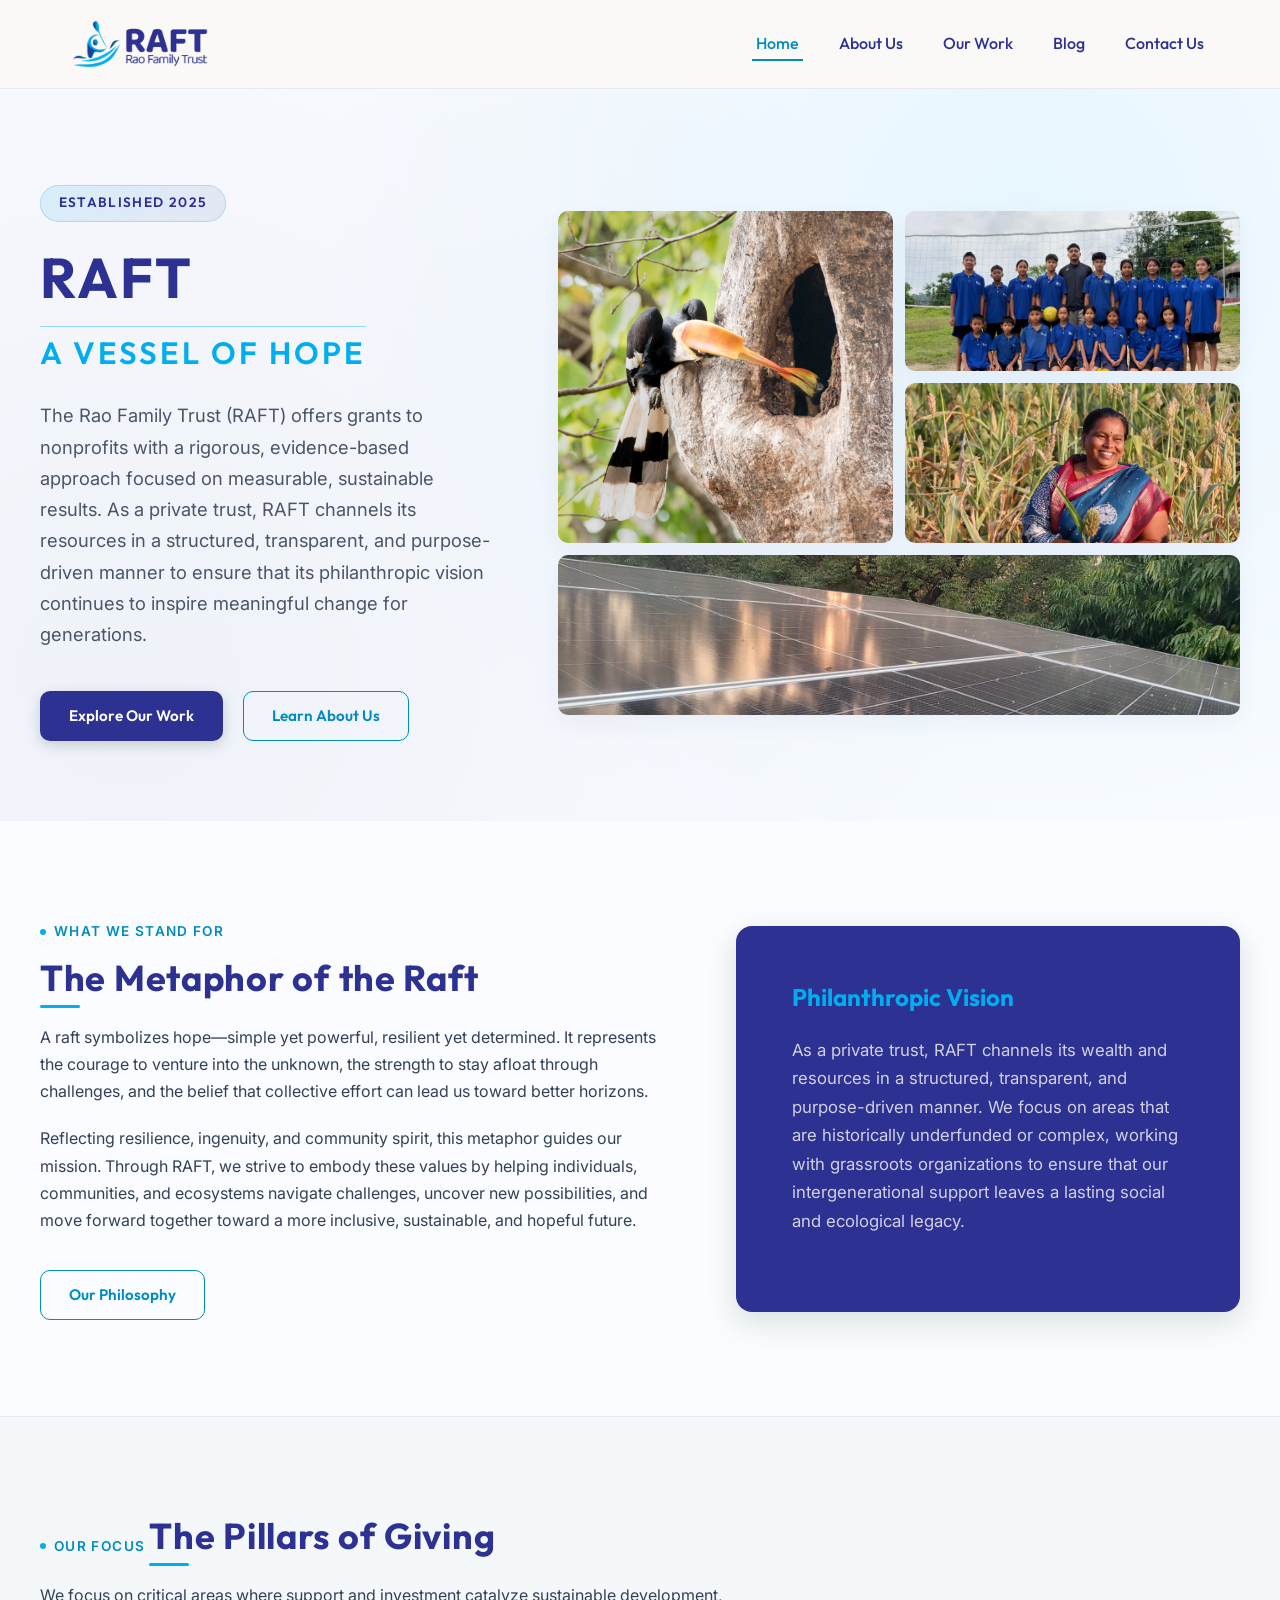
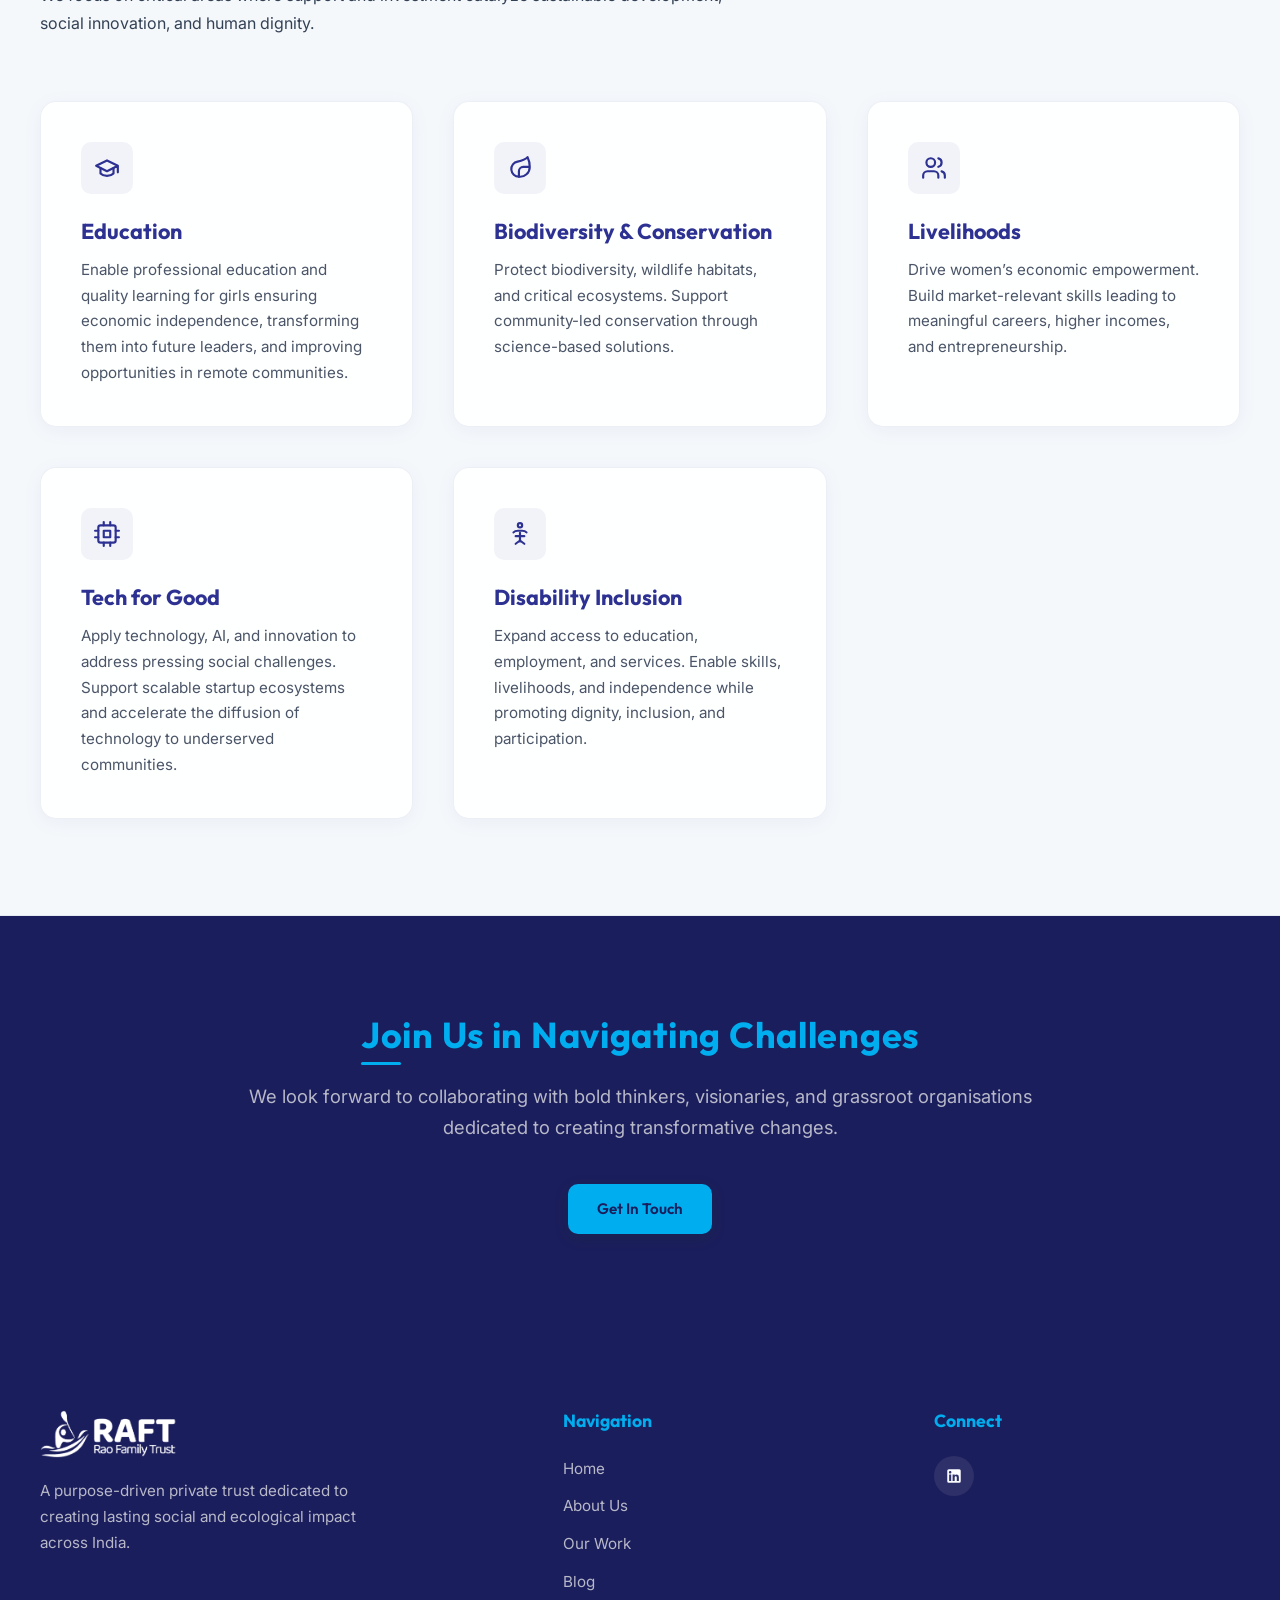
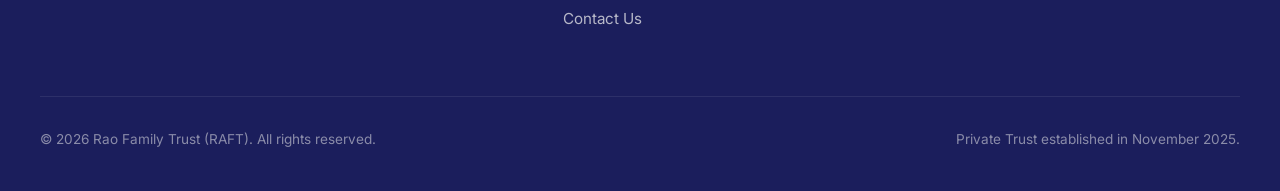
<file: index.html>
<!DOCTYPE html>
<html lang="en">
<head>
  <meta charset="UTF-8">
  <meta name="viewport" content="width=device-width, initial-scale=1.0">
  <meta http-equiv="X-UA-Compatible" content="ie=edge">
  <title>Rao Family Trust (RAFT) | Creating Lasting Social & Ecological Impact</title>
  <meta name="description" content="The Rao Family Trust (RAFT) offers grants to nonprofits with a rigorous, evidence-based approach focused on measurable, sustainable results.">
  
  <link rel="canonical" href="https://raft.org.in/">

  <!-- Open Graph / Facebook -->
  <meta property="og:type" content="website">
  <meta property="og:url" content="https://raft.org.in/">
  <meta property="og:site_name" content="Rao Family Trust (RAFT)">
  <meta property="og:locale" content="en_IN">
  <meta property="og:title" content="Rao Family Trust (RAFT) | Creating Lasting Social & Ecological Impact">
  <meta property="og:description" content="Creating lasting social and ecological impact across education, conservation, and inclusion in India.">
  <meta property="og:image" content="https://raft.org.in/images/vision_mission_banner.jpg">
  
  <!-- Twitter -->
  <meta property="twitter:card" content="summary_large_image">
  <meta property="twitter:url" content="https://raft.org.in/">
  <meta property="twitter:title" content="Rao Family Trust (RAFT)">
  <meta property="twitter:description" content="Creating lasting social and ecological impact across education, conservation, and inclusion in India.">
  <meta property="twitter:image" content="https://raft.org.in/images/vision_mission_banner.jpg">

  <!-- Favicons -->
  <link rel="icon" type="image/png" sizes="32x32" href="/images/favicon-32x32.png">
  <link rel="icon" type="image/png" sizes="192x192" href="/images/favicon.png">
  <link rel="apple-touch-icon" sizes="180x180" href="/images/apple-touch-icon.png">

  <link rel="stylesheet" href="/style_v2.css?v=2">

  <!-- Structured Data (JSON-LD) -->
  <script type="application/ld+json">
  {
    "@context": "https://schema.org",
    "@type": "NGO",
    "name": "Rao Family Trust (RAFT)",
    "url": "https://raft.org.in/",
    "logo": "https://raft.org.in/images/logo_icon.png",
    "description": "A purpose-driven private trust dedicated to creating lasting social and ecological impact across India.",
    "foundingDate": "2025",
    "founder": [
      { "@type": "Person", "name": "Dr. Priti Rao" },
      { "@type": "Person", "name": "Jay Rao" }
    ]
  }
  </script>

</head>
<body>

  <!-- Header Navigation -->
  <header>
    <div class="nav-container">
      <a href="index.html" class="logo">
        <img src="/images/logo_v2.png" alt="Rao Family Trust Logo" class="logo-img">
      </a>
      
      <button class="mobile-toggle" aria-label="Toggle Menu">
        <span></span>
        <span></span>
        <span></span>
      </button>

      <ul class="nav-menu">
        <li><a href="index.html" class="nav-link">Home</a></li>
        <li><a href="about.html" class="nav-link">About Us</a></li>
        <li><a href="work.html" class="nav-link">Our Work</a></li>
        <li><a href="blog.html" class="nav-link">Blog</a></li>
        <li><a href="contact.html" class="nav-link">Contact Us</a></li>
      </ul>
    </div>
  </header>

  <!-- Hero Section -->
  <section class="hero">
    <div class="hero-container">
      <div class="hero-content">
        <span class="hero-tag">Established 2025</span>
        <h1>RAFT<br><span style="display: inline-block; margin-top: 1rem; font-size: 0.55em; font-weight: 600; letter-spacing: 3px; color: var(--color-secondary); border-top: 1px solid rgba(0,173,239,0.4); padding-top: 0.5rem; text-transform: uppercase;">A Vessel of Hope</span></h1>
        <p class="hero-desc">
          The Rao Family Trust (RAFT) offers grants to nonprofits with a rigorous, evidence-based approach focused on measurable, sustainable results. As a private trust, RAFT channels its resources in a structured, transparent, and purpose-driven manner to ensure that its philanthropic vision continues to inspire meaningful change for generations.
        </p>
        <div class="hero-btns">
          <a href="work.html" class="btn btn-primary">Explore Our Work</a>
          <a href="about.html" class="btn btn-secondary">Learn About Us</a>
        </div>
      </div>
      
      <!-- Hero Carousel Header -->
      <div class="hero-visual">
        <div class="hero-collage-container">
          <!-- A visually stunning combination of landscape and portrait images -->
          <div class="hero-collage-item tall">
            <img src="images/projects/hornbill_feeding.jpg" alt="Conservation - Great Hornbill Feeding" loading="lazy" style="object-position: center 25%;">
          </div>
          <div class="hero-collage-item">
            <img src="images/projects/hummingbird_school_10.jpg" alt="Education - Hummingbird School" loading="lazy" style="object-position: center center;">
          </div>
          <div class="hero-collage-item">
            <img src="images/projects/lady_red_sari.jpg" alt="Livelihoods - Mann Deshi Lady in Red Sari" loading="lazy" style="object-position: center 20%;">
          </div>
          <div class="hero-collage-item wide">
            <img src="images/projects/venture_centre_solar.jpg" alt="Tech for Good - Venture Centre Solar Panels" loading="lazy" style="object-position: center center;">
          </div>
        </div>
      </div>

    </div>
  </section>

  <!-- Core Metaphor & Intro Section -->
  <section class="section">
    <div class="section-container">
      <div class="about-hero-grid reveal">
        <div class="about-hero-text">
          <span class="section-subtitle">What we stand for</span>
          <h2>The Metaphor of the Raft</h2>
          <p>
            A raft symbolizes hope—simple yet powerful, resilient yet determined. It represents the courage to venture into the unknown, the strength to stay afloat through challenges, and the belief that collective effort can lead us toward better horizons.
          </p>
          <p>
            Reflecting resilience, ingenuity, and community spirit, this metaphor guides our mission. Through RAFT, we strive to embody these values by helping individuals, communities, and ecosystems navigate challenges, uncover new possibilities, and move forward together toward a more inclusive, sustainable, and hopeful future.
          </p>
          <a href="about.html" class="btn btn-secondary" style="margin-top: 1rem;">Our Philosophy</a>
        </div>
        
        <div class="accent-card">
          <h3> Philanthropic Vision </h3>
          <p style="margin-top: 1.5rem; line-height: 1.7;">
            As a private trust, RAFT channels its wealth and resources in a structured, transparent, and purpose-driven manner. We focus on areas that are historically underfunded or complex, working with grassroots organizations to ensure that our intergenerational support leaves a lasting social and ecological legacy.
          </p>
        </div>
      </div>
    </div>
  </section>

  <!-- Focus Areas Preview -->
  <section class="section" style="background-color: rgba(18, 53, 47, 0.02); border-top: 1px solid var(--color-border); border-bottom: 1px solid var(--color-border);">
    <div class="section-container">
      <div class="section-header reveal">
        <span class="section-subtitle">Our Focus</span>
        <h2>The Pillars of Giving</h2>
        <p>We focus on critical areas where support and investment catalyze sustainable development, social innovation, and human dignity.</p>
      </div>

      <div class="card-grid reveal">
        <!-- Card 1: Education -->
        <div class="card">
          <div class="card-icon">
            <svg viewBox="0 0 24 24" fill="none" stroke="currentColor" stroke-width="2" stroke-linecap="round" stroke-linejoin="round">
              <path d="M22 10v6M2 10l10-5 10 5-10 5z"/>
              <path d="M6 12v5c3 3 9 3 12 0v-5"/>
            </svg>
          </div>
          <h3>Education</h3>
          <p>Enable professional education and quality learning for girls ensuring economic independence, transforming them into future leaders, and improving opportunities in remote communities.</p>
        </div>

        <!-- Card 2: Biodiversity -->
        <div class="card">
          <div class="card-icon">
            <svg viewBox="0 0 24 24" fill="none" stroke="currentColor" stroke-width="2" stroke-linecap="round" stroke-linejoin="round">
              <path d="M11 20A7 7 0 0 1 9.8 6.1C15.5 5 17 4.4 19 2c1 2 2 4.1 2 9a9 9 0 0 1-10 9Z"/>
              <path d="M11 20v-5a4 4 0 0 1 4-4h5"/>
            </svg>
          </div>
          <h3>Biodiversity & Conservation</h3>
          <p>Protect biodiversity, wildlife habitats, and critical ecosystems. Support community-led conservation through science-based solutions.</p>
        </div>

        <!-- Card 3: Livelihoods -->
        <div class="card">
          <div class="card-icon">
            <svg viewBox="0 0 24 24" fill="none" stroke="currentColor" stroke-width="2" stroke-linecap="round" stroke-linejoin="round">
              <path d="M16 21v-2a4 4 0 0 0-4-4H6a4 4 0 0 0-4 4v2"/>
              <circle cx="9" cy="7" r="4"/>
              <path d="M22 21v-2a4 4 0 0 0-3-3.87"/>
              <path d="M16 3.13a4 4 0 0 1 0 7.75"/>
            </svg>
          </div>
          <h3>Livelihoods</h3>
          <p>Drive women’s economic empowerment. Build market-relevant skills leading to meaningful careers, higher incomes, and entrepreneurship.</p>
        </div>

        <!-- Card 4: Tech for Good -->
        <div class="card">
          <div class="card-icon">
            <svg viewBox="0 0 24 24" fill="none" stroke="currentColor" stroke-width="2" stroke-linecap="round" stroke-linejoin="round">
              <rect x="4" y="4" width="16" height="16" rx="2" ry="2"/>
              <rect x="9" y="9" width="6" height="6"/>
              <line x1="9" y1="1" x2="9" y2="4"/>
              <line x1="15" y1="1" x2="15" y2="4"/>
              <line x1="9" y1="20" x2="9" y2="23"/>
              <line x1="15" y1="20" x2="15" y2="23"/>
              <line x1="20" y1="9" x2="23" y2="9"/>
              <line x1="20" y1="15" x2="23" y2="15"/>
              <line x1="1" y1="9" x2="4" y2="9"/>
              <line x1="1" y1="15" x2="4" y2="15"/>
            </svg>
          </div>
          <h3>Tech for Good</h3>
          <p>Apply technology, AI, and innovation to address pressing social challenges. Support scalable startup ecosystems and accelerate the diffusion of technology to underserved communities.</p>
        </div>

        <!-- Card 5: Disability Inclusion -->
        <div class="card">
          <div class="card-icon">
            <svg viewBox="0 0 24 24" fill="none" stroke="currentColor" stroke-width="2" stroke-linecap="round" stroke-linejoin="round">
              <circle cx="12" cy="4" r="2"/>
              <path d="M18 10.5C17.17 9.57 15.65 9 14 9h-4c-1.65 0-3.17.57-4 1.5"/>
              <path d="M8 14h8"/>
              <path d="M12 11v8"/>
              <path d="M8 21l4-3 4 3"/>
            </svg>
          </div>
          <h3>Disability Inclusion</h3>
          <p>Expand access to education, employment, and services. Enable skills, livelihoods, and independence while promoting dignity, inclusion, and participation.</p>
        </div>

      </div>


    </div>
  </section>



  <!-- CTA Banner -->
  <section class="section" style="background-color: var(--color-primary-dark); color: var(--color-text-light);">
    <div class="section-container" style="text-align: center; max-width: 800px;">
      <h2 style="color: var(--color-secondary); margin-bottom: 1.5rem;" class="reveal">Join Us in Navigating Challenges</h2>
      <p style="color: rgba(250, 249, 246, 0.7); font-size: 1.15rem; margin-bottom: 2.5rem;" class="reveal">
        We look forward to collaborating with bold thinkers, visionaries, and grassroot organisations dedicated to creating transformative changes.
      </p>
      <div class="reveal">
        <a href="contact.html" class="btn btn-primary" style="background-color: var(--color-secondary); color: var(--color-primary-dark);">Get In Touch</a>
      </div>
    </div>
  </section>

  <!-- Footer -->
  <footer>
    <div class="footer-container">
      <div class="footer-about">
        <a href="index.html" class="logo" style="color: var(--color-white);">
          <img src="/images/logo_white_v2.png" alt="Rao Family Trust Logo" class="logo-img">
        </a>
        <p>A purpose-driven private trust dedicated to creating lasting social and ecological impact across India.</p>
      </div>

      <div class="footer-nav">
        <h4>Navigation</h4>
        <ul>
          <li><a href="index.html">Home</a></li>
          <li><a href="about.html">About Us</a></li>
          <li><a href="work.html">Our Work</a></li>
          <li><a href="blog.html">Blog</a></li>
          <li><a href="contact.html">Contact Us</a></li>
        </ul>
      </div>

      <div class="footer-social">
        <h4>Connect</h4>
        <div class="footer-social-links">
          <a href="https://www.linkedin.com/company/rao-family-trust/" class="social-btn" aria-label="LinkedIn" target="_blank" rel="noopener noreferrer">
            <svg viewBox="0 0 24 24" xmlns="http://www.w3.org/2000/svg">
              <path d="M19 3a2 2 0 0 1 2 2v14a2 2 0 0 1-2 2H5a2 2 0 0 1-2-2V5a2 2 0 0 1 2-2h14m-.5 15.5v-5.3a3.26 3.26 0 0 0-3.26-3.26c-.85 0-1.84.52-2.32 1.3v-1.11h-2.79v8.37h2.79v-4.93c0-.77.62-1.4 1.39-1.4a1.4 1.4 0 0 1 1.4 1.4v4.93h2.79M6.88 8.56a1.68 1.68 0 0 0 1.68-1.68c0-.93-.75-1.69-1.68-1.69a1.69 1.69 0 0 0-1.69 1.69c0 .93.76 1.68 1.69 1.68m1.39 9.94v-8.37H5.5v8.37h2.77z"/>
            </svg>
          </a>
        </div>
      </div>
    </div>
    
    <div class="footer-bottom">
      <span>&copy; 2026 Rao Family Trust (RAFT). All rights reserved.</span>
      <span>Private Trust established in November 2025.</span>
    </div>
  </footer>

  <script src="/main.js"></script>
</body>
</html>
</file>
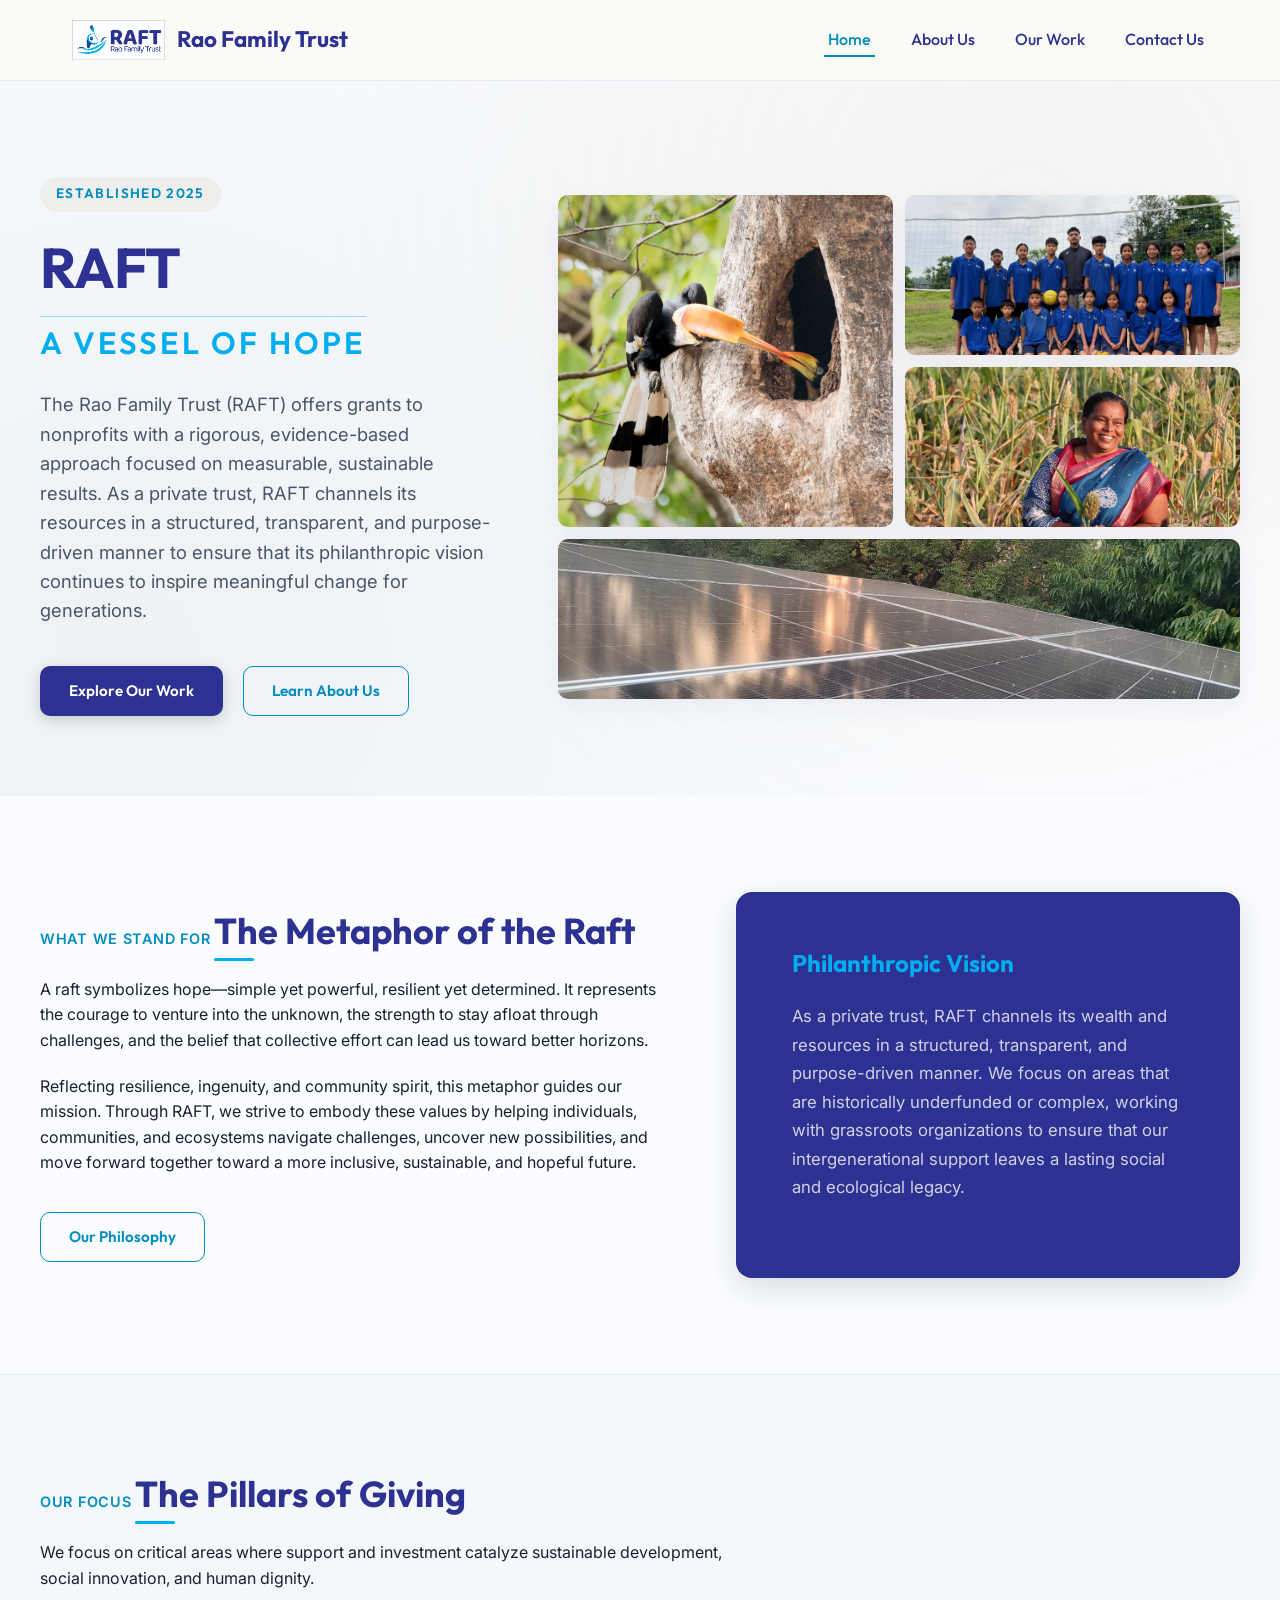
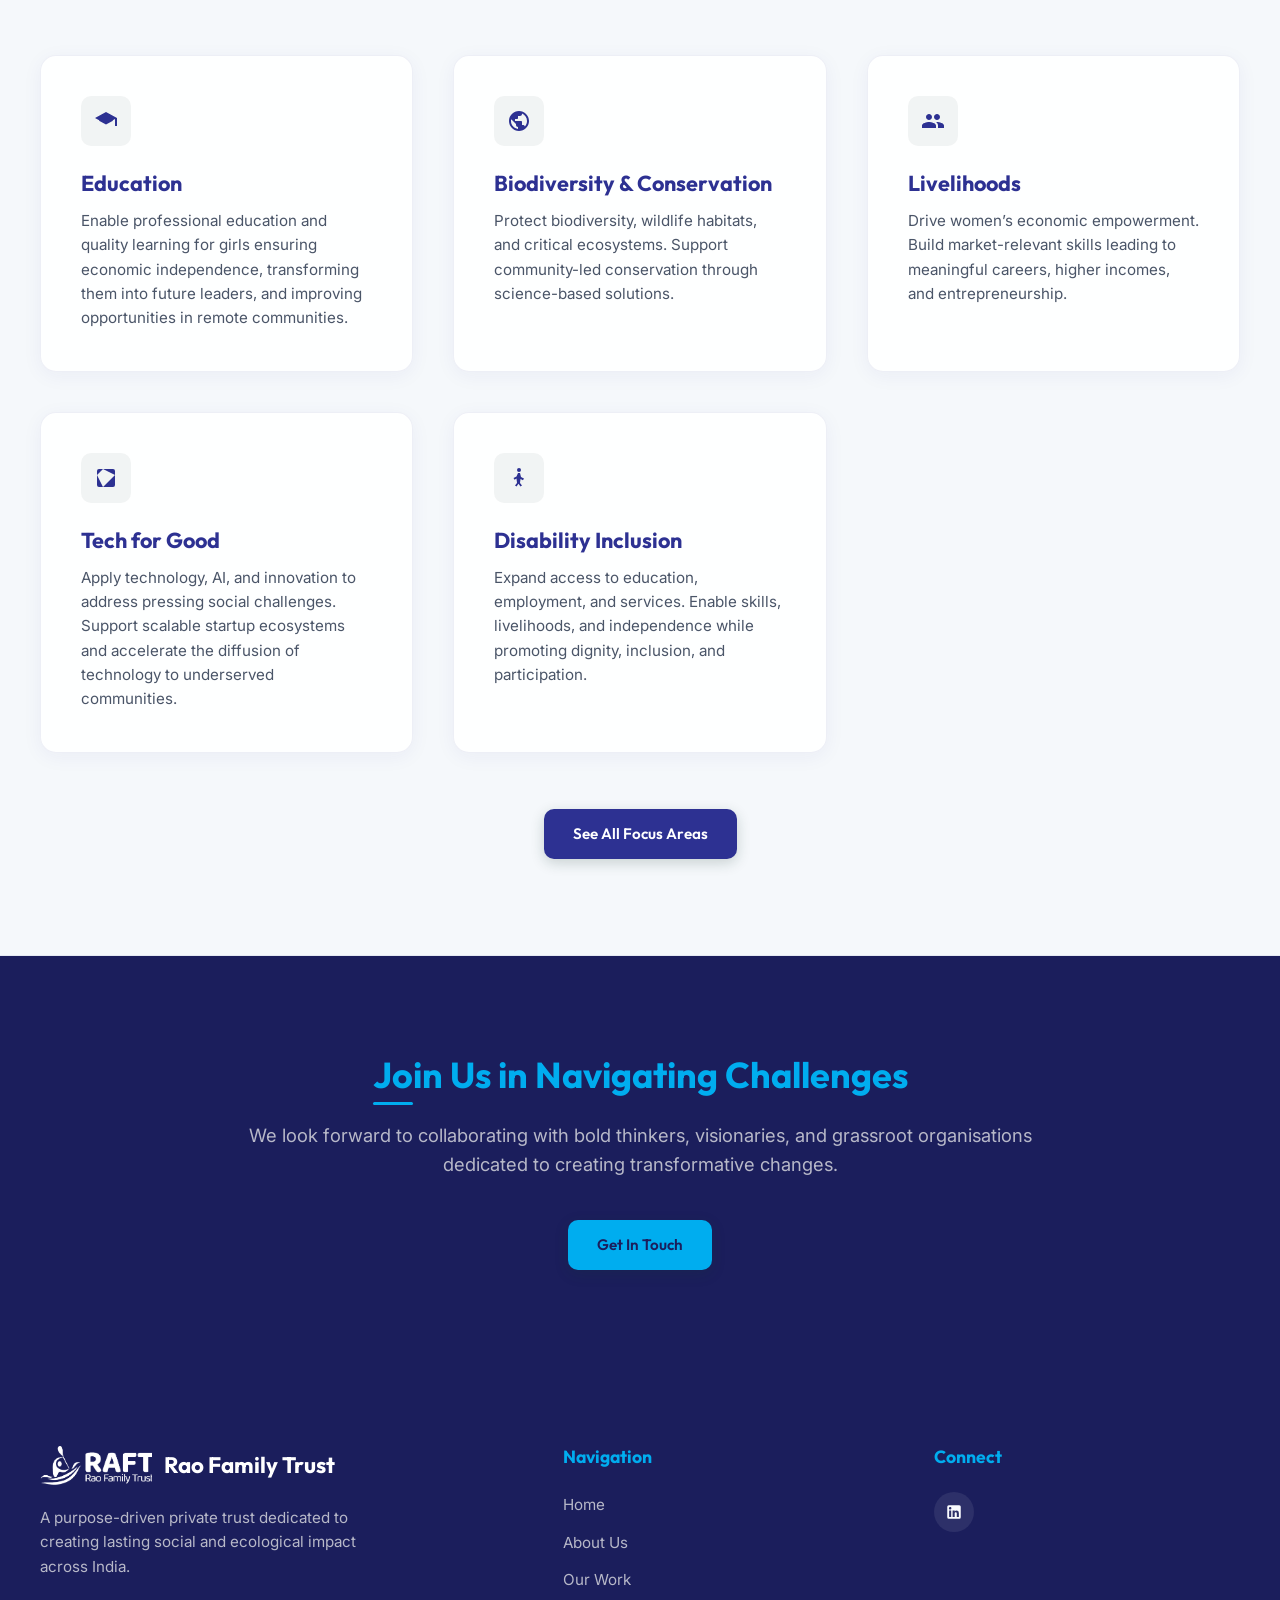
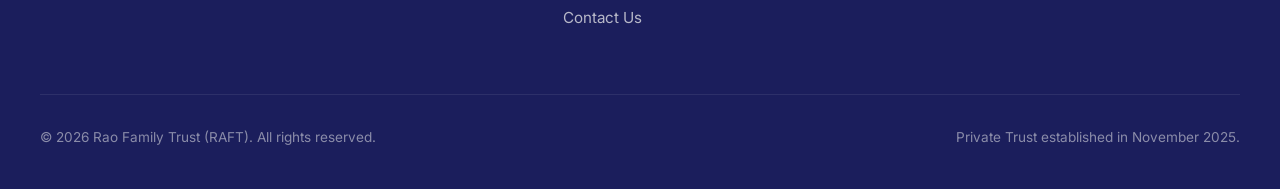
<file: public/index.html>
<!DOCTYPE html>
<html lang="en">
<head>
  <meta charset="UTF-8">
  <meta name="viewport" content="width=device-width, initial-scale=1.0">
  <meta http-equiv="X-UA-Compatible" content="ie=edge">
  <title>Rao Family Trust (RAFT) | Creating Lasting Social & Ecological Impact</title>
  <meta name="description" content="The Rao Family Trust (RAFT) offers grants to nonprofits with a rigorous, evidence-based approach focused on measurable, sustainable results.">
  
  <!-- Open Graph / Facebook -->
  <meta property="og:type" content="website">
  <meta property="og:url" content="https://www.raft.org.in/">
  <meta property="og:title" content="Rao Family Trust (RAFT)">
  <meta property="og:description" content="Creating lasting social and ecological impact across education, conservation, and inclusion in India.">
  <meta property="og:image" content="https://www.raft.org.in/images/vision_mission_banner.jpg">
  
  <!-- Twitter -->
  <meta property="twitter:card" content="summary_large_image">
  <meta property="twitter:url" content="https://www.raft.org.in/">
  <meta property="twitter:title" content="Rao Family Trust (RAFT)">
  <meta property="twitter:description" content="Creating lasting social and ecological impact across education, conservation, and inclusion in India.">
  <meta property="twitter:image" content="https://www.raft.org.in/images/vision_mission_banner.jpg">

  <!-- Structured Data (JSON-LD) -->
  <script type="application/ld+json">
  {
    "@context": "https://schema.org",
    "@type": "NGO",
    "name": "Rao Family Trust (RAFT)",
    "url": "https://www.raft.org.in/",
    "logo": "https://www.raft.org.in/images/logo.png",
    "description": "A purpose-driven private trust dedicated to creating lasting social and ecological impact across India.",
    "foundingDate": "2025",
    "founder": [
      { "@type": "Person", "name": "Dr. Priti Rao" },
      { "@type": "Person", "name": "Jay Rao" }
    ]
  }
  </script>

  <link rel="icon" type="image/png" href="data:image/svg+xml;utf8,<svg xmlns='http://www.w3.org/2000/svg' viewBox='0 0 24 24' fill='%2312352F'><path d='M2 17h20v2H2zm2-4h16v2H4zm2-4h12v2H6zm2-4h8v2H8zm2-4h4v2h-4z'/></svg>">
  <link rel="stylesheet" href="style.css">
</head>
<body>

  <!-- Header Navigation -->
  <header>
    <div class="nav-container">
      <a href="index.html" class="logo">
        <img src="images/logo.png" alt="Rao Family Trust Logo" class="logo-img">
        <span>Rao Family Trust</span>
      </a>
      
      <button class="mobile-toggle" aria-label="Toggle Menu">
        <span></span>
        <span></span>
        <span></span>
      </button>

      <ul class="nav-menu">
        <li><a href="index.html" class="nav-link">Home</a></li>
        <li><a href="about.html" class="nav-link">About Us</a></li>
        <li><a href="work.html" class="nav-link">Our Work</a></li>
        <li><a href="contact.html" class="nav-link">Contact Us</a></li>
      </ul>
    </div>
  </header>

  <!-- Hero Section -->
  <section class="hero">
    <div class="hero-container">
      <div class="hero-content">
        <span class="hero-tag">Established 2025</span>
        <h1>RAFT<br><span style="display: inline-block; margin-top: 1rem; font-size: 0.55em; font-weight: 600; letter-spacing: 3px; color: var(--color-secondary); border-top: 1px solid rgba(0,173,239,0.4); padding-top: 0.5rem; text-transform: uppercase;">A Vessel of Hope</span></h1>
        <p class="hero-desc">
          The Rao Family Trust (RAFT) offers grants to nonprofits with a rigorous, evidence-based approach focused on measurable, sustainable results. As a private trust, RAFT channels its resources in a structured, transparent, and purpose-driven manner to ensure that its philanthropic vision continues to inspire meaningful change for generations.
        </p>
        <div class="hero-btns">
          <a href="work.html" class="btn btn-primary">Explore Our Work</a>
          <a href="about.html" class="btn btn-secondary">Learn About Us</a>
        </div>
      </div>
      
      <!-- Hero Carousel Header -->
      <div class="hero-visual">
        <div class="hero-collage-container">
          <!-- A visually stunning combination of landscape and portrait images -->
          <div class="hero-collage-item tall">
            <img src="images/projects/hornbill_feeding.jpg" alt="Conservation - Great Hornbill Feeding" loading="lazy" style="object-position: center 25%;">
          </div>
          <div class="hero-collage-item">
            <img src="images/projects/hummingbird_school_10.jpg" alt="Education - Hummingbird School" loading="lazy" style="object-position: center center;">
          </div>
          <div class="hero-collage-item">
            <img src="images/projects/lady_red_sari.jpg" alt="Livelihoods - Mann Deshi Lady in Red Sari" loading="lazy" style="object-position: center 20%;">
          </div>
          <div class="hero-collage-item wide">
            <img src="images/projects/venture_centre_solar.jpg" alt="Tech for Good - Venture Centre Solar Panels" loading="lazy" style="object-position: center center;">
          </div>
        </div>
      </div>

    </div>
  </section>

  <!-- Core Metaphor & Intro Section -->
  <section class="section">
    <div class="section-container">
      <div class="about-hero-grid reveal">
        <div class="about-hero-text">
          <span class="section-subtitle">What we stand for</span>
          <h2>The Metaphor of the Raft</h2>
          <p>
            A raft symbolizes hope—simple yet powerful, resilient yet determined. It represents the courage to venture into the unknown, the strength to stay afloat through challenges, and the belief that collective effort can lead us toward better horizons.
          </p>
          <p>
            Reflecting resilience, ingenuity, and community spirit, this metaphor guides our mission. Through RAFT, we strive to embody these values by helping individuals, communities, and ecosystems navigate challenges, uncover new possibilities, and move forward together toward a more inclusive, sustainable, and hopeful future.
          </p>
          <a href="about.html" class="btn btn-secondary" style="margin-top: 1rem;">Our Philosophy</a>
        </div>
        
        <div class="accent-card">
          <h3> Philanthropic Vision </h3>
          <p style="margin-top: 1.5rem; line-height: 1.7;">
            As a private trust, RAFT channels its wealth and resources in a structured, transparent, and purpose-driven manner. We focus on areas that are historically underfunded or complex, working with grassroots organizations to ensure that our intergenerational support leaves a lasting social and ecological legacy.
          </p>
        </div>
      </div>
    </div>
  </section>

  <!-- Focus Areas Preview -->
  <section class="section" style="background-color: rgba(18, 53, 47, 0.02); border-top: 1px solid var(--color-border); border-bottom: 1px solid var(--color-border);">
    <div class="section-container">
      <div class="section-header reveal">
        <span class="section-subtitle">Our Focus</span>
        <h2>The Pillars of Giving</h2>
        <p>We focus on critical areas where support and investment catalyze sustainable development, social innovation, and human dignity.</p>
      </div>

      <div class="card-grid reveal">
        <!-- Card 1: Education -->
        <div class="card">
          <div class="card-icon">
            <svg viewBox="0 0 24 24" xmlns="http://www.w3.org/2000/svg">
              <path d="M12 3L1 9l11 6 9-4.91V17h2V9L12 3zM5.49 12.03L12 15.58l6.51-3.55c.49-.27.49-.97 0-1.24L12 7.24 5.49 10.79c-.49.27-.49.97 0 1.24z"/>
            </svg>
          </div>
          <h3>Education</h3>
          <p>Enable professional education and quality learning for girls ensuring economic independence, transforming them into future leaders, and improving opportunities in remote communities.</p>
        </div>

        <!-- Card 2: Biodiversity -->
        <div class="card">
          <div class="card-icon">
            <svg viewBox="0 0 24 24" xmlns="http://www.w3.org/2000/svg">
              <path d="M12 2C6.48 2 2 6.48 2 12s4.48 10 10 10 10-4.48 10-10S17.52 2 12 2zm-1 17.93c-3.95-.49-7-3.85-7-7.93 0-.62.08-1.21.21-1.79L9 15v1c0 1.1.9 2 2 2v1.93zm6.9-2.54c-.26-.81-1-1.39-1.9-1.39h-1v-3c0-.55-.45-1-1-1H8v-2h2c.55 0 1-.45 1-1V7h2c1.1 0 2-.9 2-2v-.41c2.93 1.19 5 4.06 5 7.41 0 2.08-.8 3.97-2.1 5.39z"/>
            </svg>
          </div>
          <h3>Biodiversity & Conservation</h3>
          <p>Protect biodiversity, wildlife habitats, and critical ecosystems. Support community-led conservation through science-based solutions.</p>
        </div>

        <!-- Card 3: Livelihoods -->
        <div class="card">
          <div class="card-icon">
            <svg viewBox="0 0 24 24" xmlns="http://www.w3.org/2000/svg">
              <path d="M16 11c1.66 0 2.99-1.34 2.99-3S17.66 5 16 5c-1.66 0-3 1.34-3 3s1.34 3 3 3zm-8 0c1.66 0 2.99-1.34 2.99-3S9.66 5 8 5C6.34 5 5 6.34 5 8s1.34 3 3 3zm0 2c-2.33 0-7 1.17-7 3.5V19h14v-2.5c0-2.33-4.67-3.5-7-3.5zm8 0c-.29 0-.62.02-.97.05 1.16.84 1.97 1.97 1.97 3.45V19h6v-2.5c0-2.33-4.67-3.5-7-3.5z"/>
            </svg>
          </div>
          <h3>Livelihoods</h3>
          <p>Drive women’s economic empowerment. Build market-relevant skills leading to meaningful careers, higher incomes, and entrepreneurship.</p>
        </div>

        <!-- Card 4: Tech for Good -->
        <div class="card">
          <div class="card-icon">
            <svg viewBox="0 0 24 24" xmlns="http://www.w3.org/2000/svg">
              <path d="M9 3H5a2 2 0 0 0-2 2v4m6-6h10a2 2 0 0 1 2 2v4M9 3v18m0 0h10a2 2 0 0 0 2-2V9M9 21H5a2 2 0 0 1-2-2V9m0 0h18"/>
            </svg>
          </div>
          <h3>Tech for Good</h3>
          <p>Apply technology, AI, and innovation to address pressing social challenges. Support scalable startup ecosystems and accelerate the diffusion of technology to underserved communities.</p>
        </div>

        <!-- Card 5: Disability Inclusion -->
        <div class="card">
          <div class="card-icon">
            <svg viewBox="0 0 24 24" xmlns="http://www.w3.org/2000/svg">
              <path d="M12 2a2 2 0 1 1 0 4 2 2 0 0 1 0-4zm-1 5h2l1 4 3 1.5-1 1.7-2.5-1.2L13 17l2 2.5-1.5 1-2-2.8-2 2.8-1.5-1 2-2.5-.5-4.5L7.5 13.7l-1-1.7 3-1.5 1.5-3.5z"/>
            </svg>
          </div>
          <h3>Disability Inclusion</h3>
          <p>Expand access to education, employment, and services. Enable skills, livelihoods, and independence while promoting dignity, inclusion, and participation.</p>
        </div>


      </div>

      <div style="text-align: center; margin-top: 3.5rem;" class="reveal">
        <a href="work.html" class="btn btn-primary">See All Focus Areas</a>
      </div>
    </div>
  </section>



  <!-- CTA Banner -->
  <section class="section" style="background-color: var(--color-primary-dark); color: var(--color-text-light);">
    <div class="section-container" style="text-align: center; max-width: 800px;">
      <h2 style="color: var(--color-secondary); margin-bottom: 1.5rem;" class="reveal">Join Us in Navigating Challenges</h2>
      <p style="color: rgba(250, 249, 246, 0.7); font-size: 1.15rem; margin-bottom: 2.5rem;" class="reveal">
        We look forward to collaborating with bold thinkers, visionaries, and grassroot organisations dedicated to creating transformative changes.
      </p>
      <div class="reveal">
        <a href="contact.html" class="btn btn-primary" style="background-color: var(--color-secondary); color: var(--color-primary-dark);">Get In Touch</a>
      </div>
    </div>
  </section>

  <!-- Footer -->
  <footer>
    <div class="footer-container">
      <div class="footer-about">
        <a href="index.html" class="logo" style="color: var(--color-white);">
          <img src="images/logo_white.png" alt="Rao Family Trust Logo" class="logo-img">
          <span style="color: var(--color-white);">Rao Family Trust</span>
        </a>
        <p>A purpose-driven private trust dedicated to creating lasting social and ecological impact across India.</p>
      </div>

      <div class="footer-nav">
        <h4>Navigation</h4>
        <ul>
          <li><a href="index.html">Home</a></li>
          <li><a href="about.html">About Us</a></li>
          <li><a href="work.html">Our Work</a></li>
          <li><a href="contact.html">Contact Us</a></li>
        </ul>
      </div>

      <div class="footer-social">
        <h4>Connect</h4>
        <div class="footer-social-links">
          <a href="https://www.linkedin.com/company/rao-family-trust/" class="social-btn" aria-label="LinkedIn" target="_blank" rel="noopener noreferrer">
            <svg viewBox="0 0 24 24" xmlns="http://www.w3.org/2000/svg">
              <path d="M19 3a2 2 0 0 1 2 2v14a2 2 0 0 1-2 2H5a2 2 0 0 1-2-2V5a2 2 0 0 1 2-2h14m-.5 15.5v-5.3a3.26 3.26 0 0 0-3.26-3.26c-.85 0-1.84.52-2.32 1.3v-1.11h-2.79v8.37h2.79v-4.93c0-.77.62-1.4 1.39-1.4a1.4 1.4 0 0 1 1.4 1.4v4.93h2.79M6.88 8.56a1.68 1.68 0 0 0 1.68-1.68c0-.93-.75-1.69-1.68-1.69a1.69 1.69 0 0 0-1.69 1.69c0 .93.76 1.68 1.69 1.68m1.39 9.94v-8.37H5.5v8.37h2.77z"/>
            </svg>
          </a>
        </div>
      </div>
    </div>
    
    <div class="footer-bottom">
      <span>&copy; 2026 Rao Family Trust (RAFT). All rights reserved.</span>
      <span>Private Trust established in November 2025.</span>
    </div>
  </footer>

  <script src="main.js"></script>
</body>
</html>
</file>
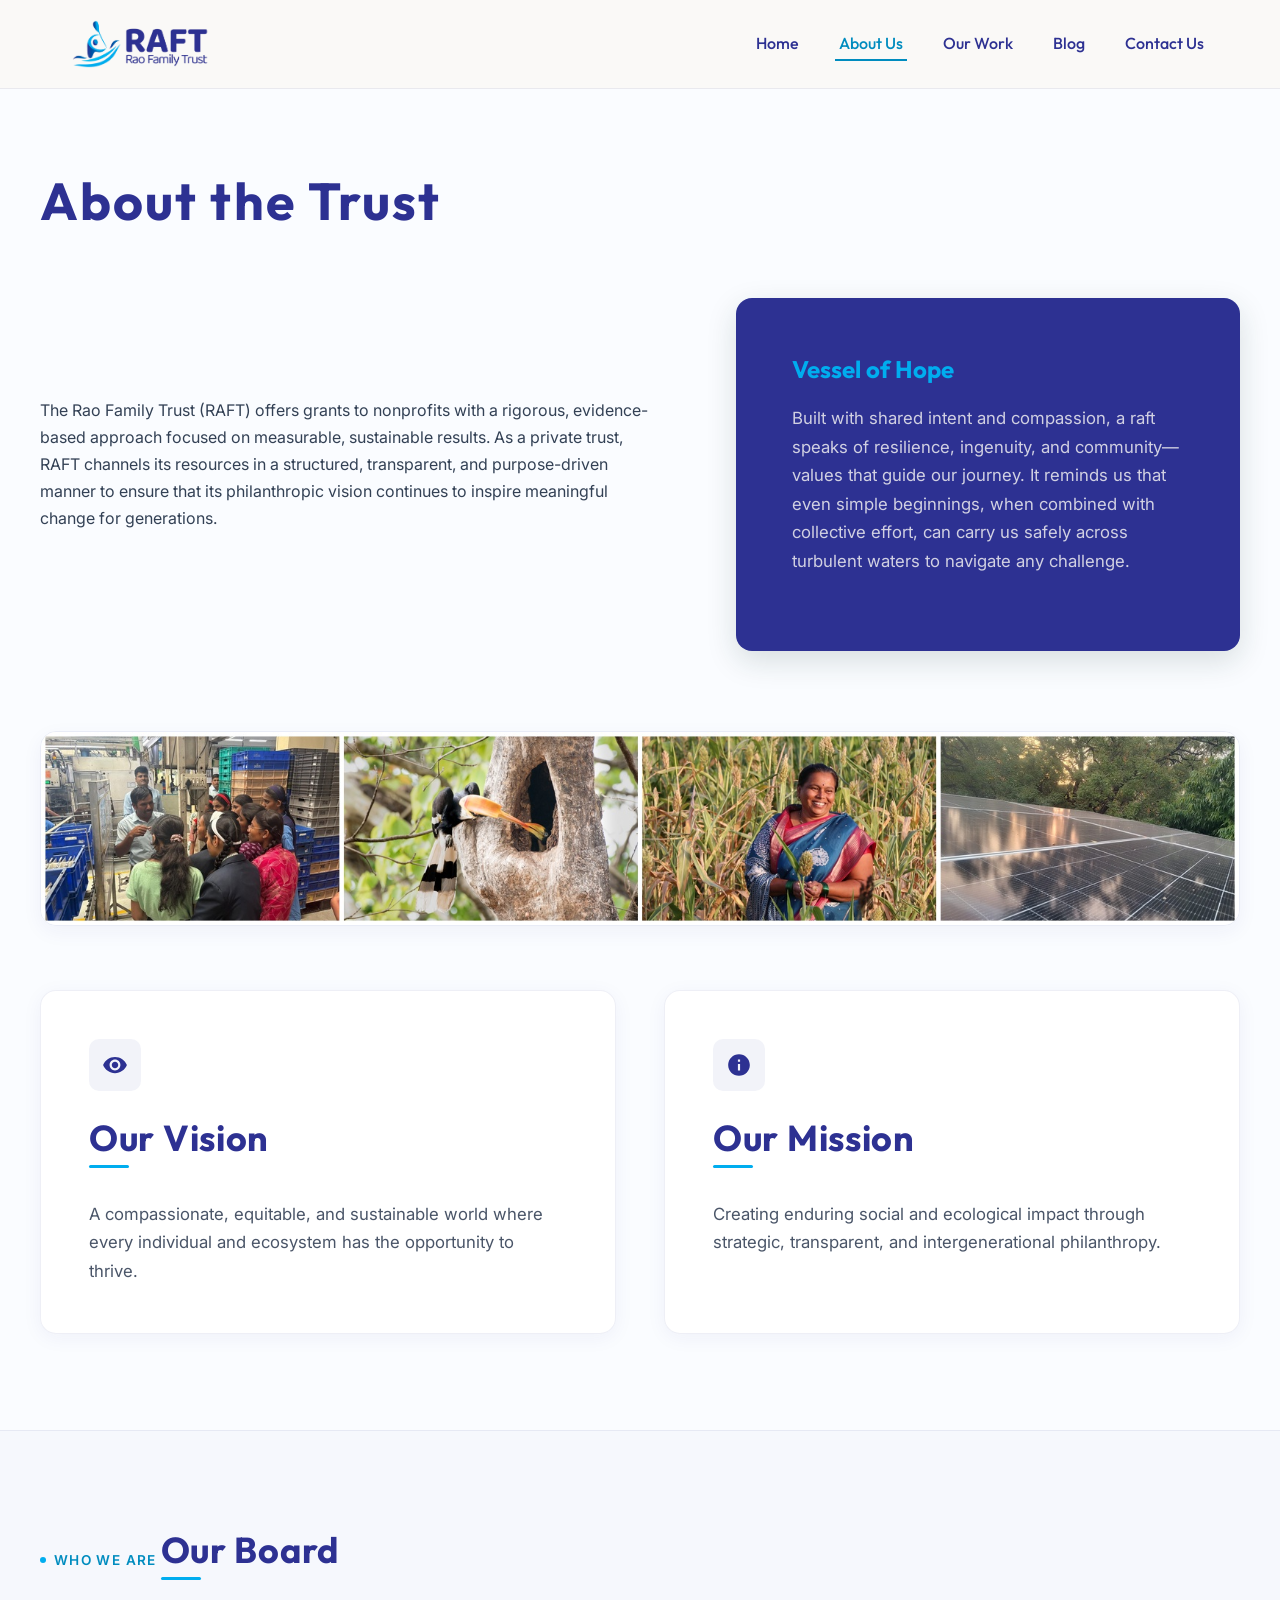
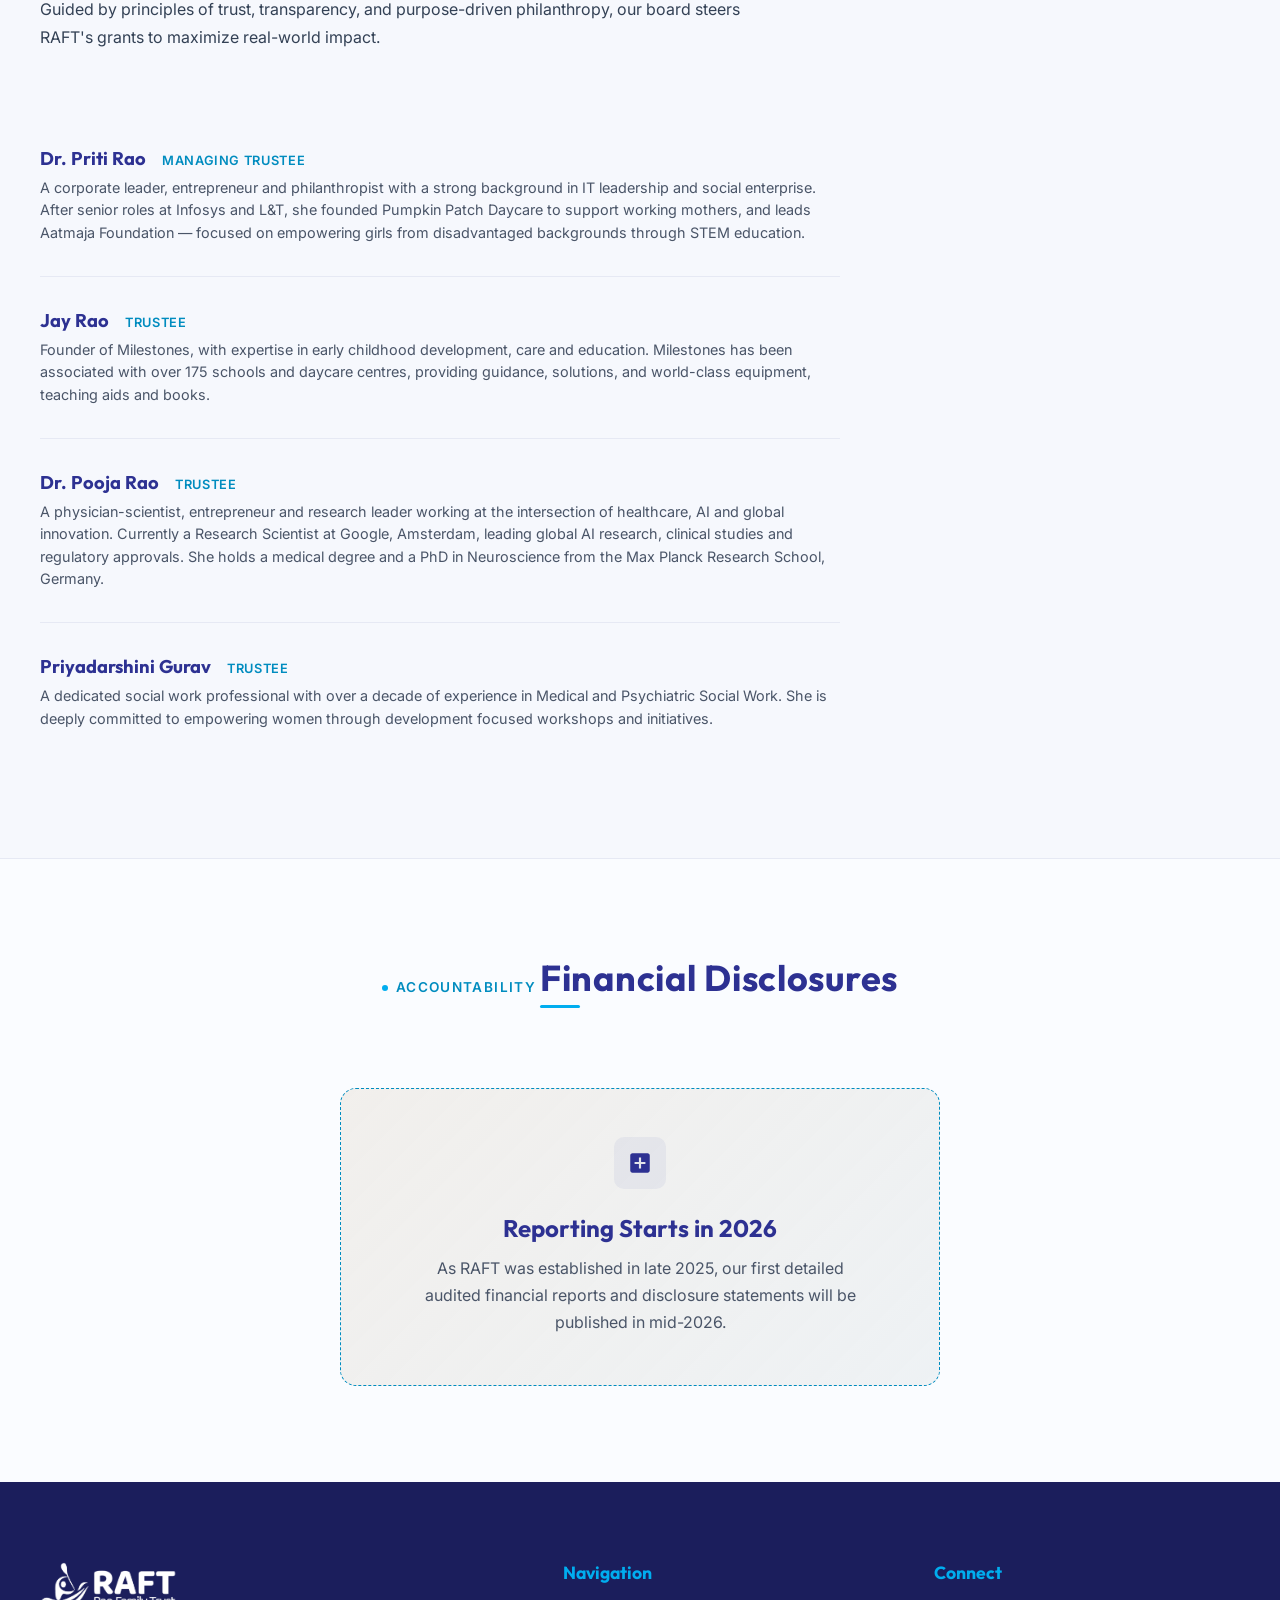
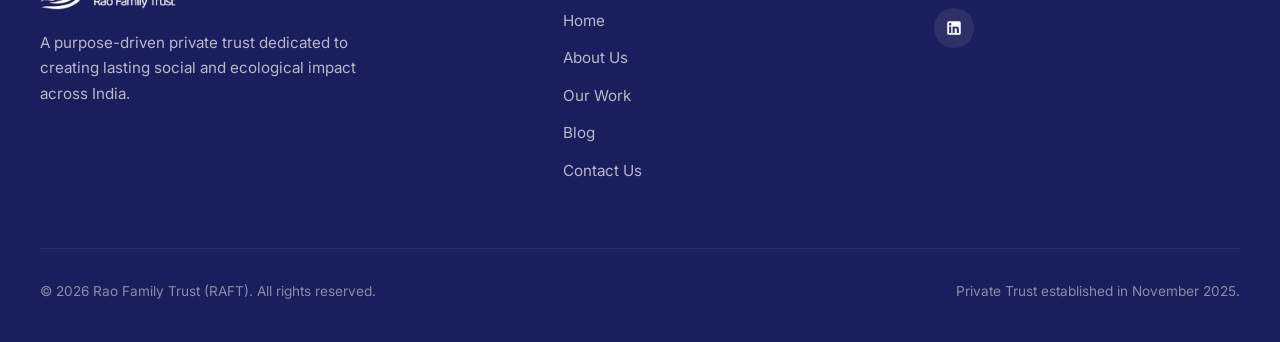
<file: about.html>
<!DOCTYPE html>
<html lang="en">
<head>
  <meta charset="UTF-8">
  <meta name="viewport" content="width=device-width, initial-scale=1.0">
  <meta http-equiv="X-UA-Compatible" content="ie=edge">
  <title>About Us | Rao Family Trust (RAFT)</title>
  <meta name="description" content="Discover the vision, mission, and team structure of the Rao Family Trust (RAFT). Established to drive intergenerational social and ecological change.">
  
  <link rel="canonical" href="https://raft.org.in/about.html">

  <!-- Open Graph / Facebook -->
  <meta property="og:type" content="website">
  <meta property="og:url" content="https://raft.org.in/about.html">
  <meta property="og:site_name" content="Rao Family Trust (RAFT)">
  <meta property="og:locale" content="en_IN">
  <meta property="og:title" content="About Us | Rao Family Trust (RAFT)">
  <meta property="og:description" content="Discover the vision, mission, and team structure of the Rao Family Trust (RAFT).">
  <meta property="og:image" content="https://raft.org.in/images/vision_mission_banner.jpg">
  
  <!-- Twitter -->
  <meta property="twitter:card" content="summary_large_image">
  <meta property="twitter:url" content="https://raft.org.in/about.html">
  <meta property="twitter:title" content="About Us | Rao Family Trust (RAFT)">
  <meta property="twitter:description" content="Discover the vision, mission, and team structure of the Rao Family Trust (RAFT).">
  <meta property="twitter:image" content="https://raft.org.in/images/vision_mission_banner.jpg">

  <!-- Favicons -->
  <link rel="icon" type="image/png" sizes="32x32" href="/images/favicon-32x32.png">
  <link rel="icon" type="image/png" sizes="192x192" href="/images/favicon.png">
  <link rel="apple-touch-icon" sizes="180x180" href="/images/apple-touch-icon.png">

  <link rel="stylesheet" href="/style_v2.css?v=2">
</head>
<body>

  <!-- Header Navigation -->
  <header>
    <div class="nav-container">
      <a href="index.html" class="logo">
        <img src="/images/logo_v2.png" alt="Rao Family Trust Logo" class="logo-img">
      </a>
      
      <button class="mobile-toggle" aria-label="Toggle Menu">
        <span></span>
        <span></span>
        <span></span>
      </button>

      <ul class="nav-menu">
        <li><a href="index.html" class="nav-link">Home</a></li>
        <li><a href="about.html" class="nav-link">About Us</a></li>
        <li><a href="work.html" class="nav-link">Our Work</a></li>
        <li><a href="blog.html" class="nav-link">Blog</a></li>
        <li><a href="contact.html" class="nav-link">Contact Us</a></li>
      </ul>
    </div>
  </header>

  <!-- About Core Intro -->
  <section class="section" style="padding-top: 5rem;">
    <div class="section-container">
      <div class="section-header reveal">
        <h1>About the Trust</h1>
      </div>

      <div class="about-hero-grid reveal" style="margin-bottom: 5rem;">
        <div class="about-hero-text">
          <p>
            The Rao Family Trust (RAFT) offers grants to nonprofits with a rigorous, evidence-based approach focused on measurable, sustainable results. As a private trust, RAFT channels its resources in a structured, transparent, and purpose-driven manner to ensure that its philanthropic vision continues to inspire meaningful change for generations.
          </p>
        </div>
        
        <div class="accent-card">
          <h3>Vessel of Hope</h3>
          <p style="margin-top: 1.25rem;">
            Built with shared intent and compassion, a raft speaks of resilience, ingenuity, and community—values that guide our journey. It reminds us that even simple beginnings, when combined with collective effort, can carry us safely across turbulent waters to navigate any challenge.
          </p>
        </div>
      </div>

      <!-- Pillars Panoramic Banner -->
      <div class="reveal" style="margin-top: 4rem; margin-bottom: 4rem; border-radius: var(--border-radius-lg); overflow: hidden; box-shadow: 0 6px 20px var(--color-shadow); border: 1px solid var(--color-border);">
        <img src="images/vision_mission_banner.jpg" alt="Rao Family Trust Strategic Focus Pillars" style="width: 100%; display: block; height: auto;">
      </div>

      <!-- Vision & Mission Side by Side Cards -->
      <div class="vision-mission-grid reveal">
        <div class="card" style="padding: 3rem;">
          <div class="card-icon">
            <!-- Vision Icon SVG -->
            <svg viewBox="0 0 24 24" xmlns="http://www.w3.org/2000/svg">
              <path d="M12 4.5C7 4.5 2.73 7.61 1 12c1.73 4.39 6 7.5 11 7.5s9.27-3.11 11-7.5c-1.73-4.39-6-7.5-11-7.5zM12 17c-2.76 0-5-2.24-5-5s2.24-5 5-5 5 2.24 5 5-2.24 5-5 5zm0-8c-1.66 0-3 1.34-3 3s1.34 3 3 3 3-1.34 3-3-1.34-3-3-3z"/>
            </svg>
          </div>
          <h2>Our Vision</h2>
          <p style="margin-top: 1rem; font-size: 1.05rem;">
            A compassionate, equitable, and sustainable world where every individual and ecosystem has the opportunity to thrive.
          </p>
        </div>

        <div class="card" style="padding: 3rem;">
          <div class="card-icon">
            <!-- Mission Icon SVG -->
            <svg viewBox="0 0 24 24" xmlns="http://www.w3.org/2000/svg">
              <path d="M12 2C6.48 2 2 6.48 2 12s4.48 10 10 10 10-4.48 10-10S17.52 2 12 2zm1 15h-2v-6h2v6zm0-8h-2V7h2v2z"/>
            </svg>
          </div>
          <h2>Our Mission</h2>
          <p style="margin-top: 1rem; font-size: 1.05rem;">
            Creating enduring social and ecological impact through strategic, transparent, and intergenerational philanthropy.
          </p>
        </div>
      </div>
    </div>
  </section>

  <!-- Meet Our Team -->
  <section class="section" style="background-color: rgba(45, 49, 146, 0.02); border-top: 1px solid var(--color-border); border-bottom: 1px solid var(--color-border);">
    <div class="section-container">
      <div class="section-header reveal">
        <span class="section-subtitle">Who We Are</span>
        <h2>Our Board</h2>
        <p>Guided by principles of trust, transparency, and purpose-driven philanthropy, our board steers RAFT's grants to maximize real-world impact.</p>
      </div>

      <div class="team-roster reveal">
        <!-- Dr. Priti Rao -->
        <div class="team-row">
          <div class="team-info">
            <div class="team-name-line">
              <h3>Dr. Priti Rao</h3>
              <span class="team-title">Managing Trustee</span>
            </div>
            <p>A corporate leader, entrepreneur and philanthropist with a strong background in IT leadership and social enterprise. After senior roles at Infosys and L&T, she founded Pumpkin Patch Daycare to support working mothers, and leads Aatmaja Foundation — focused on empowering girls from disadvantaged backgrounds through STEM education.</p>
          </div>
        </div>

        <!-- Jay Rao -->
        <div class="team-row">
          <div class="team-info">
            <div class="team-name-line">
              <h3>Jay Rao</h3>
              <span class="team-title">Trustee</span>
            </div>
            <p>Founder of Milestones, with expertise in early childhood development, care and education. Milestones has been associated with over 175 schools and daycare centres, providing guidance, solutions, and world-class equipment, teaching aids and books.</p>
          </div>
        </div>

        <!-- Dr. Pooja Rao -->
        <div class="team-row">
          <div class="team-info">
            <div class="team-name-line">
              <h3>Dr. Pooja Rao</h3>
              <span class="team-title">Trustee</span>
            </div>
            <p>A physician-scientist, entrepreneur and research leader working at the intersection of healthcare, AI and global innovation. Currently a Research Scientist at Google, Amsterdam, leading global AI research, clinical studies and regulatory approvals. She holds a medical degree and a PhD in Neuroscience from the Max Planck Research School, Germany.</p>
          </div>
        </div>

        <!-- Ms. Priyadarshini Gurav -->
        <div class="team-row">
          <div class="team-info">
            <div class="team-name-line">
              <h3>Priyadarshini Gurav</h3>
              <span class="team-title">Trustee</span>
            </div>
            <p>A dedicated social work professional with over a decade of experience in Medical and Psychiatric Social Work. She is deeply committed to empowering women through development focused workshops and initiatives.</p>
          </div>
        </div>
      </div>

    </div>
  </section>

  <!-- Financials section -->
  <section class="section">
    <div class="section-container">
      <div class="section-header reveal" style="text-align: center; margin: 0 auto 3rem;">
        <span class="section-subtitle">Accountability</span>
        <h2>Financial Disclosures</h2>
      </div>

      <div class="financials-card reveal">
        <div class="card-icon" style="margin: 0 auto 1.5rem;">
          <svg viewBox="0 0 24 24" xmlns="http://www.w3.org/2000/svg">
            <path d="M19 3H5c-1.1 0-2 .9-2 2v14c0 1.1.9 2 2 2h14c1.1 0 2-.9 2-2V5c0-1.1-.9-2-2-2zm-2 10h-4v4h-2v-4H7v-2h4V7h2v4h4v2z"/>
          </svg>
        </div>
        <h3>Reporting Starts in 2026</h3>
        <p>
          As RAFT was established in late 2025, our first detailed audited financial reports and disclosure statements will be published in mid-2026.
        </p>
      </div>
    </div>
  </section>

  <!-- Footer -->
  <footer>
    <div class="footer-container">
      <div class="footer-about">
        <a href="index.html" class="logo" style="color: var(--color-white);">
          <img src="/images/logo_white_v2.png" alt="Rao Family Trust Logo" class="logo-img">
        </a>
        <p>A purpose-driven private trust dedicated to creating lasting social and ecological impact across India.</p>
      </div>

      <div class="footer-nav">
        <h4>Navigation</h4>
        <ul>
          <li><a href="index.html">Home</a></li>
          <li><a href="about.html">About Us</a></li>
          <li><a href="work.html">Our Work</a></li>
          <li><a href="blog.html">Blog</a></li>
          <li><a href="contact.html">Contact Us</a></li>
        </ul>
      </div>

      <div class="footer-social">
        <h4>Connect</h4>
        <div class="footer-social-links">
          <a href="https://www.linkedin.com/company/rao-family-trust/" class="social-btn" aria-label="LinkedIn" target="_blank" rel="noopener noreferrer">
            <svg viewBox="0 0 24 24" xmlns="http://www.w3.org/2000/svg">
              <path d="M19 3a2 2 0 0 1 2 2v14a2 2 0 0 1-2 2H5a2 2 0 0 1-2-2V5a2 2 0 0 1 2-2h14m-.5 15.5v-5.3a3.26 3.26 0 0 0-3.26-3.26c-.85 0-1.84.52-2.32 1.3v-1.11h-2.79v8.37h2.79v-4.93c0-.77.62-1.4 1.39-1.4a1.4 1.4 0 0 1 1.4 1.4v4.93h2.79M6.88 8.56a1.68 1.68 0 0 0 1.68-1.68c0-.93-.75-1.69-1.68-1.69a1.69 1.69 0 0 0-1.69 1.69c0 .93.76 1.68 1.69 1.68m1.39 9.94v-8.37H5.5v8.37h2.77z"/>
            </svg>
          </a>
        </div>
      </div>
    </div>
    
    <div class="footer-bottom">
      <span>&copy; 2026 Rao Family Trust (RAFT). All rights reserved.</span>
      <span>Private Trust established in November 2025.</span>
    </div>
  </footer>

  <script src="/main.js"></script>
</body>
</html>
</file>
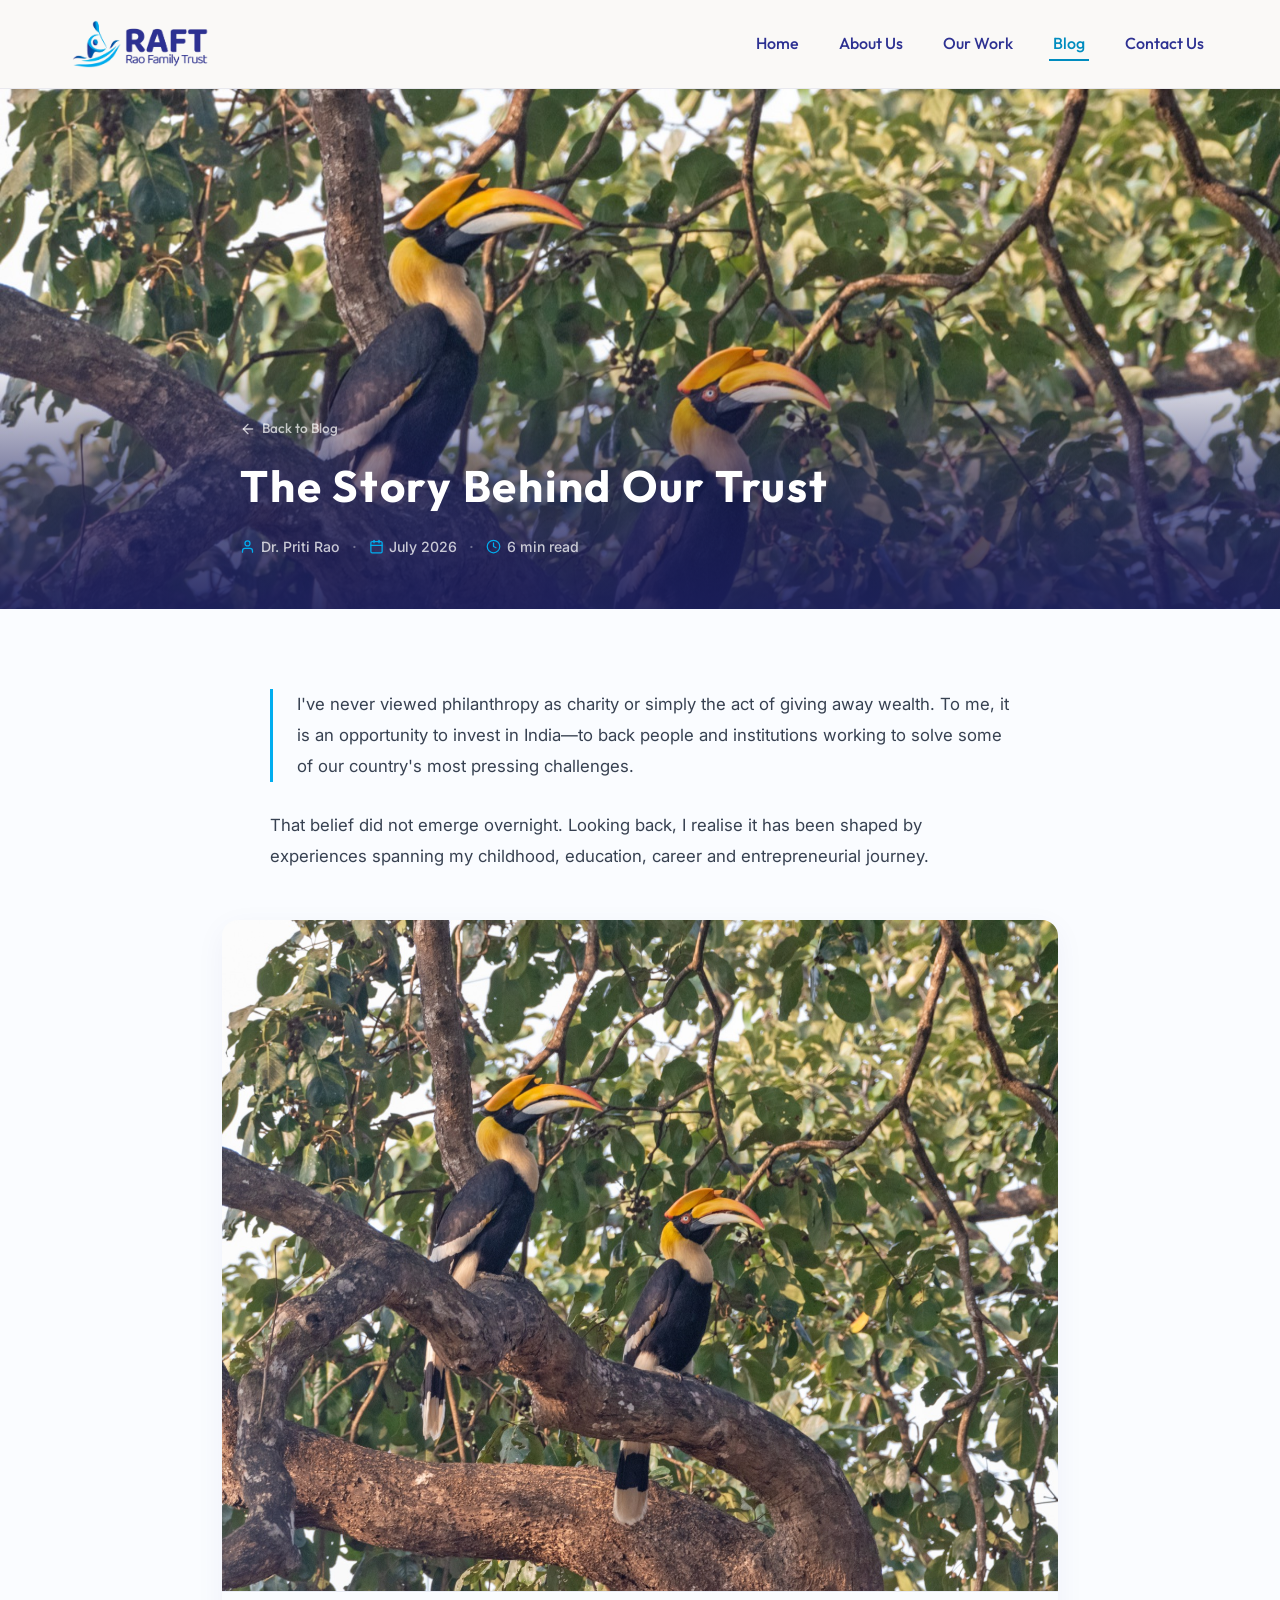
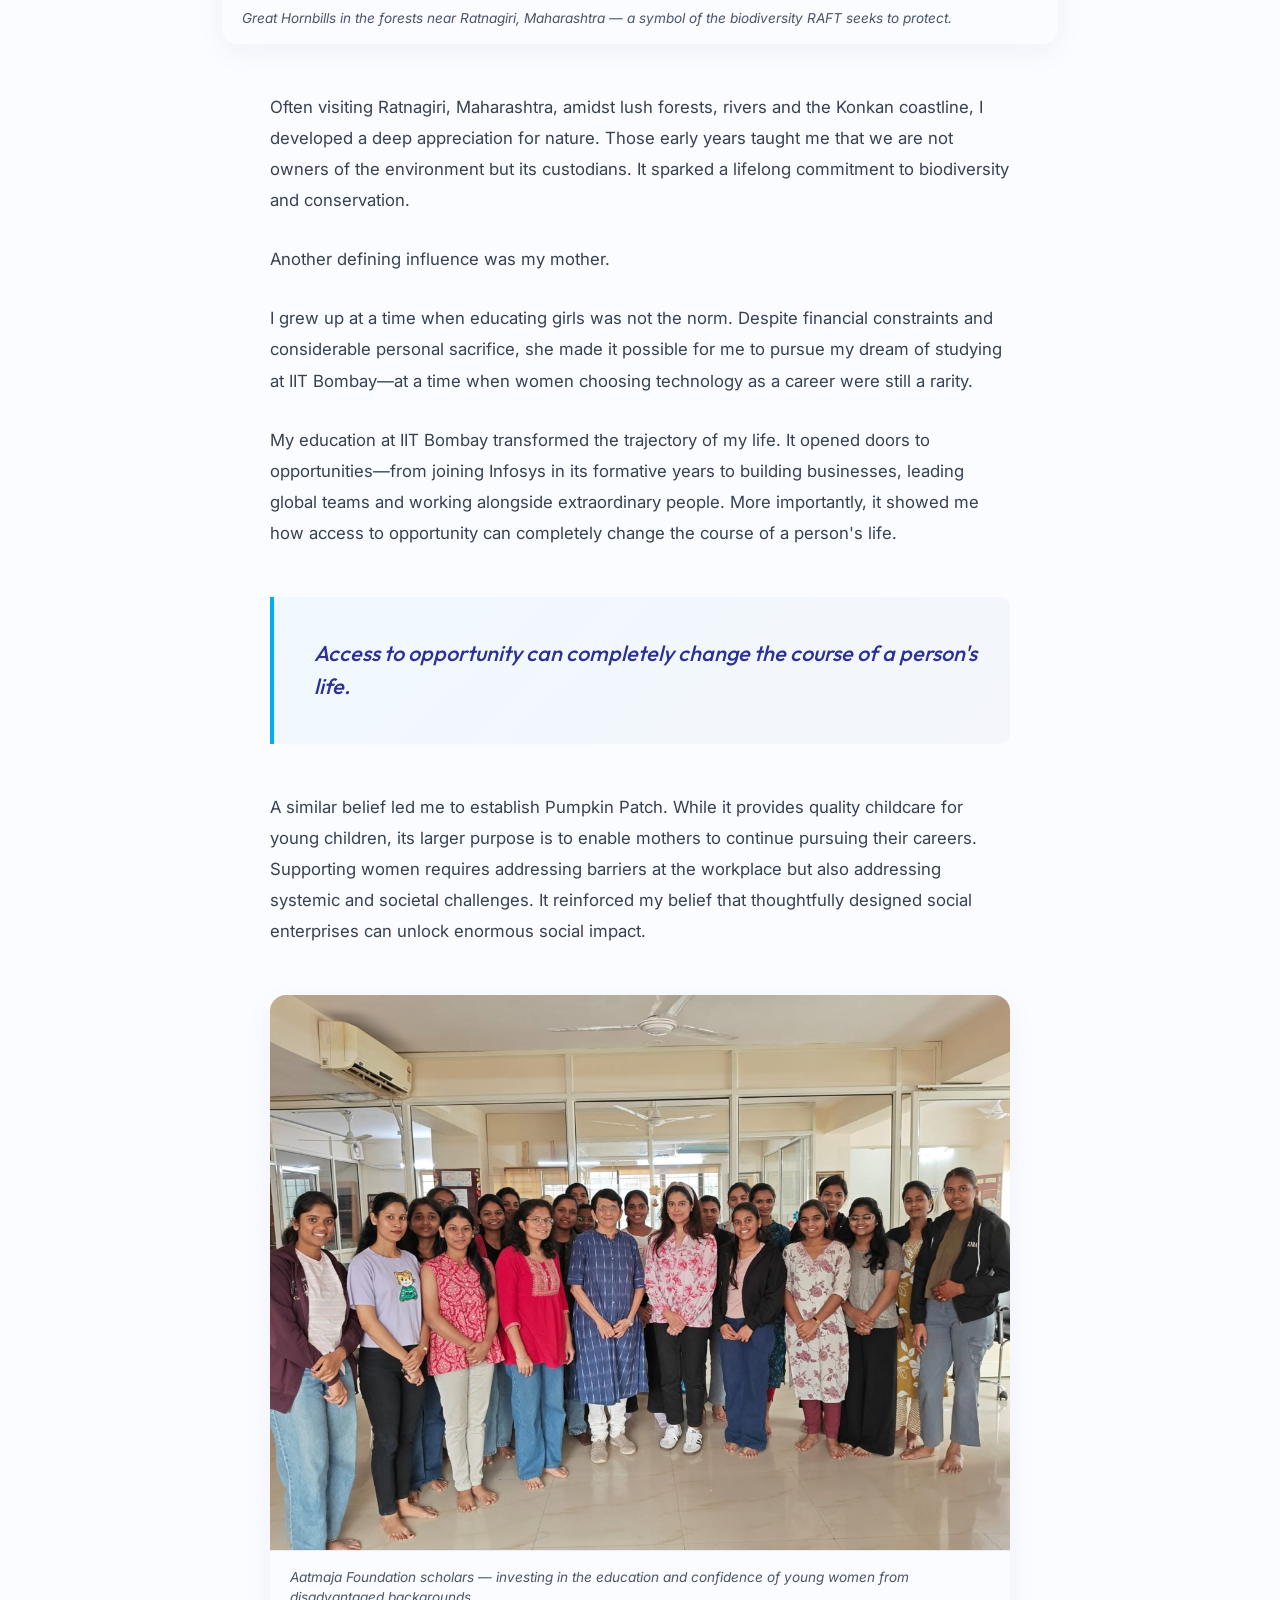
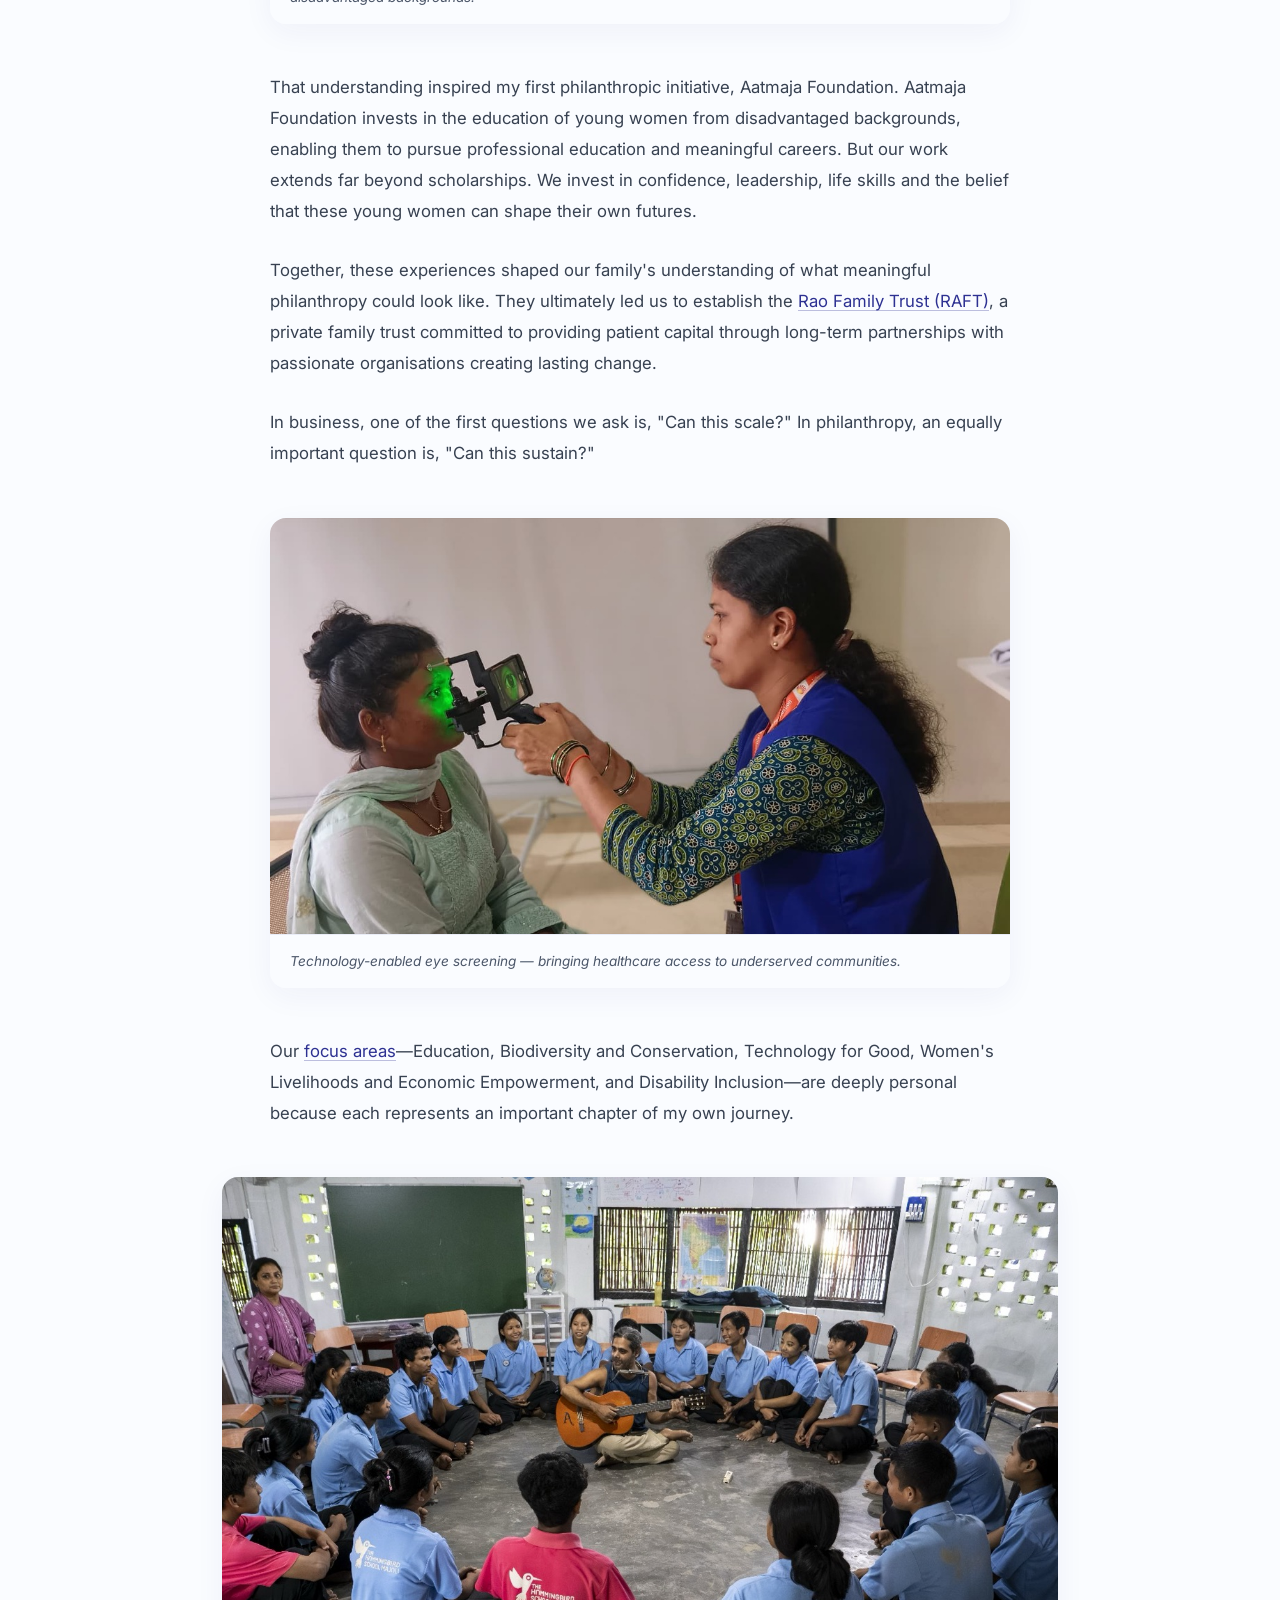
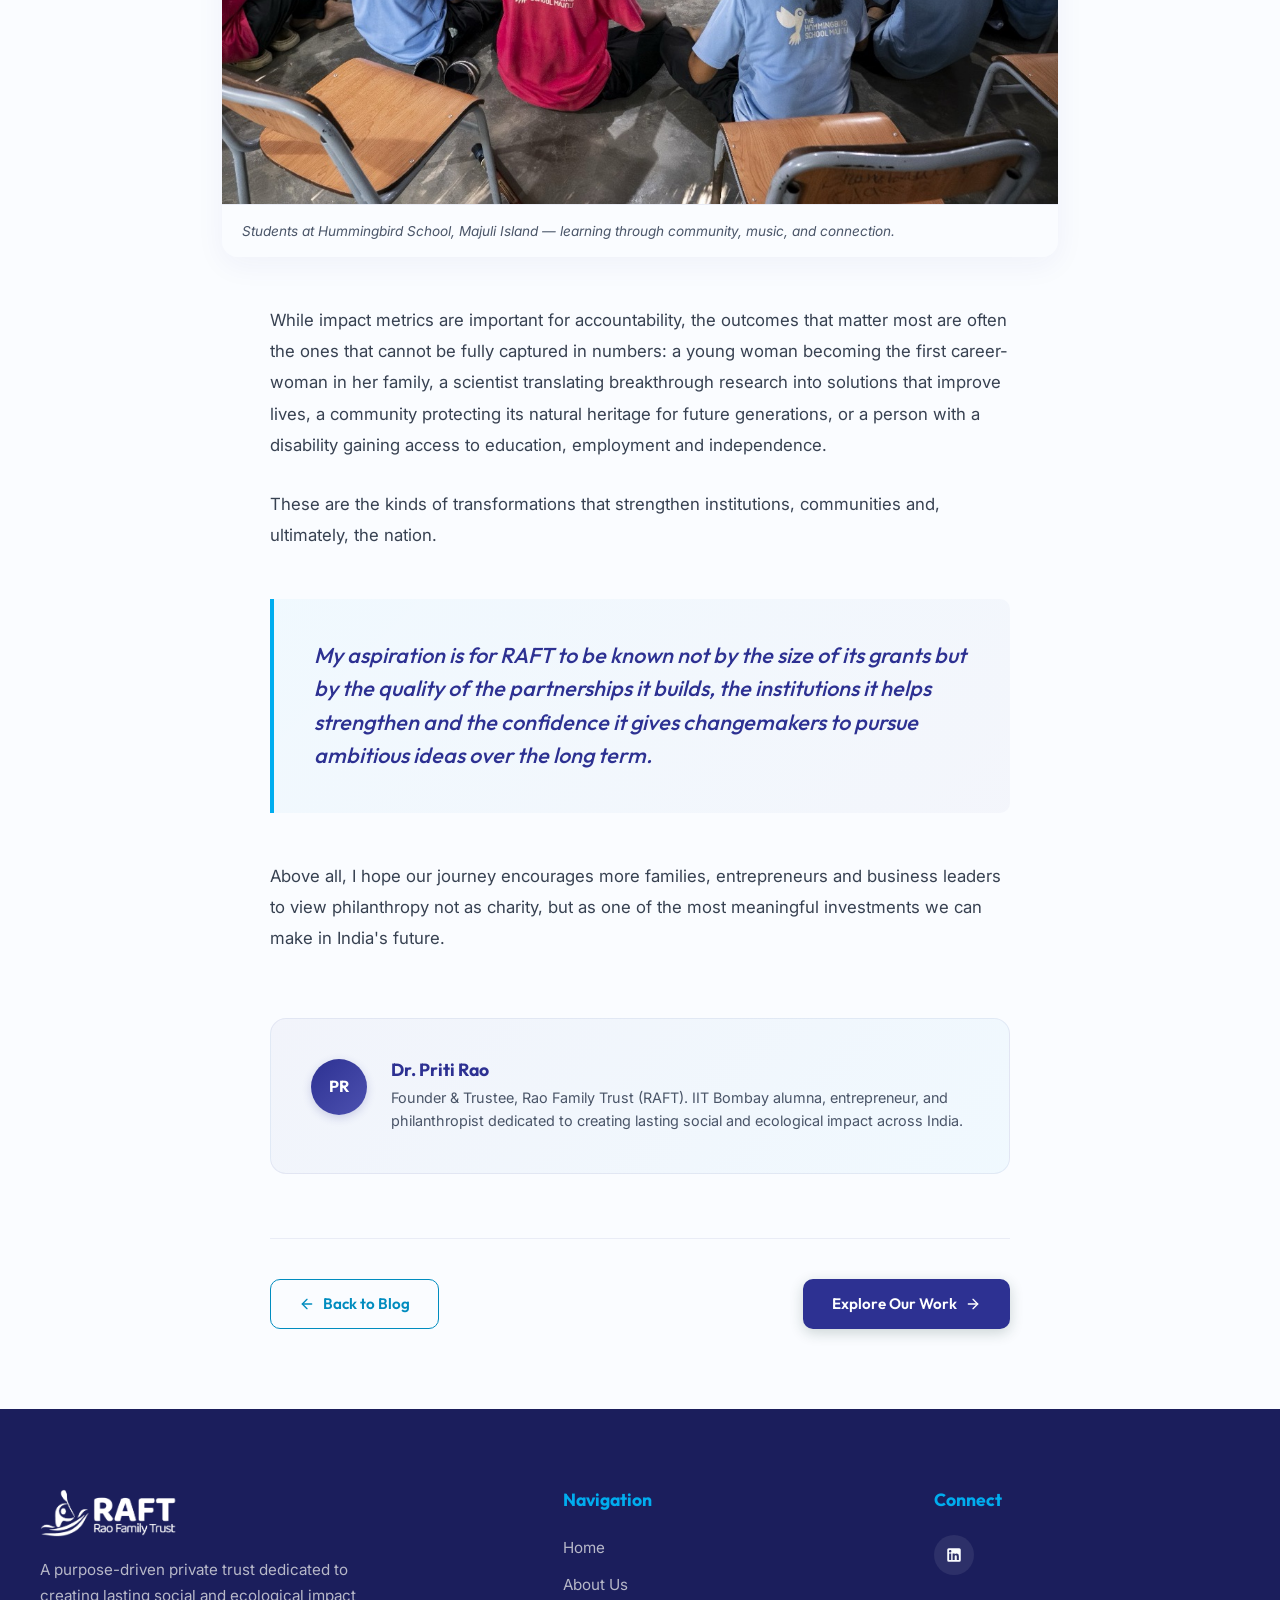
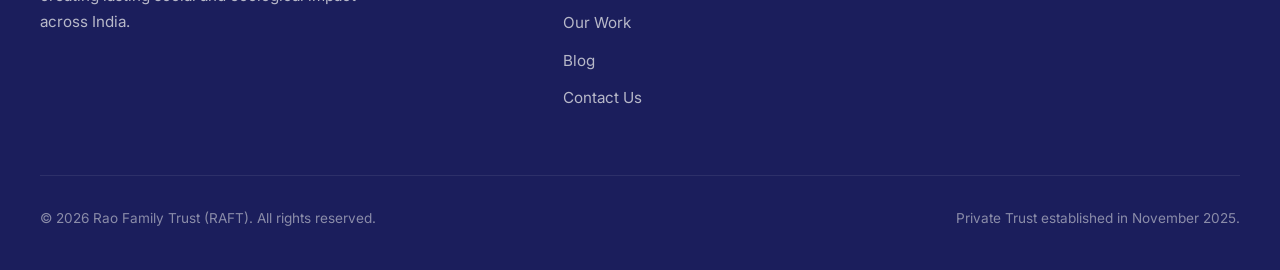
<file: blog-story-behind-our-trust.html>
<!DOCTYPE html>
<html lang="en">
<head>
  <meta charset="UTF-8">
  <meta name="viewport" content="width=device-width, initial-scale=1.0">
  <meta http-equiv="X-UA-Compatible" content="ie=edge">
  <title>The Story Behind Our Trust | RAFT Blog</title>
  <meta name="description" content="Dr. Priti Rao shares the personal journey and experiences that led to the founding of the Rao Family Trust (RAFT) — from childhood in Ratnagiri to a lifelong commitment to philanthropy.">
  
  <link rel="canonical" href="https://raft.org.in/blog-story-behind-our-trust.html">

  <!-- Open Graph / Facebook -->
  <meta property="og:type" content="article">
  <meta property="og:url" content="https://raft.org.in/blog-story-behind-our-trust.html">
  <meta property="og:site_name" content="Rao Family Trust (RAFT)">
  <meta property="og:locale" content="en_IN">
  <meta property="og:title" content="The Story Behind Our Trust | RAFT Blog">
  <meta property="og:description" content="Dr. Priti Rao shares the personal journey and experiences that led to the founding of the Rao Family Trust.">
  <meta property="og:image" content="https://raft.org.in/images/blog/blog1_hornbills.jpg">
  <meta property="article:author" content="Dr. Priti Rao">
  <meta property="article:published_time" content="2026-07-01">
  
  <!-- Twitter -->
  <meta property="twitter:card" content="summary_large_image">
  <meta property="twitter:url" content="https://raft.org.in/blog-story-behind-our-trust.html">
  <meta property="twitter:title" content="The Story Behind Our Trust | RAFT Blog">
  <meta property="twitter:description" content="Dr. Priti Rao shares the personal journey and experiences that led to the founding of the Rao Family Trust.">
  <meta property="twitter:image" content="https://raft.org.in/images/blog/blog1_hornbills.jpg">

  <!-- Favicons -->
  <link rel="icon" type="image/png" sizes="32x32" href="/images/favicon-32x32.png">
  <link rel="icon" type="image/png" sizes="192x192" href="/images/favicon.png">
  <link rel="apple-touch-icon" sizes="180x180" href="/images/apple-touch-icon.png">

  <!-- Structured Data (Article) -->
  <script type="application/ld+json">
  {
    "@context": "https://schema.org",
    "@type": "BlogPosting",
    "headline": "The Story Behind Our Trust",
    "description": "Dr. Priti Rao shares the personal journey and experiences that led to the founding of the Rao Family Trust.",
    "image": "https://raft.org.in/images/blog/blog1_hornbills.jpg",
    "datePublished": "2026-07-01",
    "author": {
      "@type": "Person",
      "name": "Dr. Priti Rao"
    },
    "publisher": {
      "@type": "Organization",
      "name": "Rao Family Trust (RAFT)",
      "url": "https://raft.org.in/",
      "logo": {
        "@type": "ImageObject",
        "url": "https://raft.org.in/images/logo_icon.png"
      }
    },
    "mainEntityOfPage": "https://raft.org.in/blog-story-behind-our-trust.html"
  }
  </script>

  <link rel="stylesheet" href="style_v2.css?v=2">
</head>
<body>

  <!-- Header Navigation -->
  <header>
    <div class="nav-container">
      <a href="index.html" class="logo">
        <img src="/images/logo_v2.png" alt="Rao Family Trust Logo" class="logo-img">
      </a>
      
      <button class="mobile-toggle" aria-label="Toggle Menu">
        <span></span>
        <span></span>
        <span></span>
      </button>

      <ul class="nav-menu">
        <li><a href="index.html" class="nav-link">Home</a></li>
        <li><a href="about.html" class="nav-link">About Us</a></li>
        <li><a href="work.html" class="nav-link">Our Work</a></li>
        <li><a href="blog.html" class="nav-link">Blog</a></li>
        <li><a href="contact.html" class="nav-link">Contact Us</a></li>
      </ul>
    </div>
  </header>

  <!-- Blog Post Hero Image -->
  <div class="blog-post-hero">
    <img src="images/blog/blog1_hornbills.jpg" alt="Great Hornbills perched on a branch in the lush forests of Ratnagiri, Maharashtra">
    <div class="blog-post-hero-overlay">
      <div class="blog-post-hero-content">
        <a href="blog.html" class="blog-back-link">
          <svg viewBox="0 0 24 24" fill="none" stroke="currentColor" stroke-width="2" stroke-linecap="round" stroke-linejoin="round" width="16" height="16">
            <line x1="19" y1="12" x2="5" y2="12"></line>
            <polyline points="12 19 5 12 12 5"></polyline>
          </svg>
          Back to Blog
        </a>
        <h1>The Story Behind Our Trust</h1>
        <div class="blog-post-meta">
          <span class="blog-post-meta-item">
            <svg viewBox="0 0 24 24" fill="none" stroke="currentColor" stroke-width="2" stroke-linecap="round" stroke-linejoin="round" width="15" height="15">
              <path d="M20 21v-2a4 4 0 0 0-4-4H8a4 4 0 0 0-4 4v2"></path>
              <circle cx="12" cy="7" r="4"></circle>
            </svg>
            Dr. Priti Rao
          </span>
          <span class="blog-post-meta-divider">·</span>
          <span class="blog-post-meta-item">
            <svg viewBox="0 0 24 24" fill="none" stroke="currentColor" stroke-width="2" stroke-linecap="round" stroke-linejoin="round" width="15" height="15">
              <rect x="3" y="4" width="18" height="18" rx="2" ry="2"></rect>
              <line x1="16" y1="2" x2="16" y2="6"></line>
              <line x1="8" y1="2" x2="8" y2="6"></line>
              <line x1="3" y1="10" x2="21" y2="10"></line>
            </svg>
            July 2026
          </span>
          <span class="blog-post-meta-divider">·</span>
          <span class="blog-post-meta-item">
            <svg viewBox="0 0 24 24" fill="none" stroke="currentColor" stroke-width="2" stroke-linecap="round" stroke-linejoin="round" width="15" height="15">
              <circle cx="12" cy="12" r="10"></circle>
              <polyline points="12 6 12 12 16 14"></polyline>
            </svg>
            6 min read
          </span>
        </div>
      </div>
    </div>
  </div>

  <!-- Blog Article Content -->
  <article class="blog-article">
    <div class="blog-article-container">

      <p class="blog-lead">
        I've never viewed philanthropy as charity or simply the act of giving away wealth. To me, it is an opportunity to invest in India—to back people and institutions working to solve some of our country's most pressing challenges.
      </p>

      <p>
        That belief did not emerge overnight. Looking back, I realise it has been shaped by experiences spanning my childhood, education, career and entrepreneurial journey.
      </p>

      <!-- Image: Hornbills - Nature & Conservation -->
      <figure class="blog-figure blog-figure-wide">
        <img src="images/blog/blog1_hornbills.jpg" alt="Great Hornbills in the lush forests near Ratnagiri, Maharashtra — a symbol of biodiversity and conservation" loading="lazy">
        <figcaption>Great Hornbills in the forests near Ratnagiri, Maharashtra — a symbol of the biodiversity RAFT seeks to protect.</figcaption>
      </figure>

      <p>
        Often visiting Ratnagiri, Maharashtra, amidst lush forests, rivers and the Konkan coastline, I developed a deep appreciation for nature. Those early years taught me that we are not owners of the environment but its custodians. It sparked a lifelong commitment to biodiversity and conservation.
      </p>

      <p>
        Another defining influence was my mother.
      </p>

      <p>
        I grew up at a time when educating girls was not the norm. Despite financial constraints and considerable personal sacrifice, she made it possible for me to pursue my dream of studying at IIT Bombay—at a time when women choosing technology as a career were still a rarity.
      </p>

      <p>
        My education at IIT Bombay transformed the trajectory of my life. It opened doors to opportunities—from joining Infosys in its formative years to building businesses, leading global teams and working alongside extraordinary people. More importantly, it showed me how access to opportunity can completely change the course of a person's life.
      </p>

      <blockquote class="blog-pullquote">
        Access to opportunity can completely change the course of a person's life.
      </blockquote>

      <p>
        A similar belief led me to establish Pumpkin Patch. While it provides quality childcare for young children, its larger purpose is to enable mothers to continue pursuing their careers. Supporting women requires addressing barriers at the workplace but also addressing systemic and societal challenges. It reinforced my belief that thoughtfully designed social enterprises can unlock enormous social impact.
      </p>

      <!-- Image: Aatmaja Foundation -->
      <figure class="blog-figure">
        <img src="images/blog/blog1_aatmaja_foundation.jpg" alt="Aatmaja Foundation — young women scholars with Dr. Priti Rao" loading="lazy">
        <figcaption>Aatmaja Foundation scholars — investing in the education and confidence of young women from disadvantaged backgrounds.</figcaption>
      </figure>

      <p>
        That understanding inspired my first philanthropic initiative, Aatmaja Foundation. Aatmaja Foundation invests in the education of young women from disadvantaged backgrounds, enabling them to pursue professional education and meaningful careers. But our work extends far beyond scholarships. We invest in confidence, leadership, life skills and the belief that these young women can shape their own futures.
      </p>

      <p>
        Together, these experiences shaped our family's understanding of what meaningful philanthropy could look like. They ultimately led us to establish the <a href="index.html">Rao Family Trust (RAFT)</a>, a private family trust committed to providing patient capital through long-term partnerships with passionate organisations creating lasting change.
      </p>

      <p>
        In business, one of the first questions we ask is, "Can this scale?" In philanthropy, an equally important question is, "Can this sustain?"
      </p>

      <!-- Image: Eye checkup -->
      <figure class="blog-figure">
        <img src="images/blog/blog1_eye_checkup.jpg" alt="Eye check-up using technology for good — a community healthcare initiative supported by RAFT" loading="lazy">
        <figcaption>Technology-enabled eye screening — bringing healthcare access to underserved communities.</figcaption>
      </figure>

      <p>
        Our <a href="work.html">focus areas</a>—Education, Biodiversity and Conservation, Technology for Good, Women's Livelihoods and Economic Empowerment, and Disability Inclusion—are deeply personal because each represents an important chapter of my own journey.
      </p>

      <!-- Image: Hummingbird school -->
      <figure class="blog-figure blog-figure-wide">
        <img src="images/blog/blog1_hummingbird_school.jpg" alt="Students at Hummingbird School on Majuli Island gathered in a circle, learning through music and community" loading="lazy">
        <figcaption>Students at Hummingbird School, Majuli Island — learning through community, music, and connection.</figcaption>
      </figure>

      <p>
        While impact metrics are important for accountability, the outcomes that matter most are often the ones that cannot be fully captured in numbers: a young woman becoming the first career-woman in her family, a scientist translating breakthrough research into solutions that improve lives, a community protecting its natural heritage for future generations, or a person with a disability gaining access to education, employment and independence.
      </p>

      <p>
        These are the kinds of transformations that strengthen institutions, communities and, ultimately, the nation.
      </p>

      <blockquote class="blog-pullquote">
        My aspiration is for RAFT to be known not by the size of its grants but by the quality of the partnerships it builds, the institutions it helps strengthen and the confidence it gives changemakers to pursue ambitious ideas over the long term.
      </blockquote>

      <p>
        Above all, I hope our journey encourages more families, entrepreneurs and business leaders to view philanthropy not as charity, but as one of the most meaningful investments we can make in India's future.
      </p>

      <!-- Author Bio -->
      <div class="blog-author-card">
        <div class="blog-author-avatar">PR</div>
        <div class="blog-author-info">
          <h3>Dr. Priti Rao</h3>
          <p>Founder & Trustee, Rao Family Trust (RAFT). IIT Bombay alumna, entrepreneur, and philanthropist dedicated to creating lasting social and ecological impact across India.</p>
        </div>
      </div>

      <!-- Post Navigation -->
      <div class="blog-post-nav">
        <a href="blog.html" class="btn btn-secondary">
          <svg viewBox="0 0 24 24" fill="none" stroke="currentColor" stroke-width="2" stroke-linecap="round" stroke-linejoin="round" width="16" height="16">
            <line x1="19" y1="12" x2="5" y2="12"></line>
            <polyline points="12 19 5 12 12 5"></polyline>
          </svg>
          Back to Blog
        </a>
        <a href="work.html" class="btn btn-primary">
          Explore Our Work
          <svg viewBox="0 0 24 24" fill="none" stroke="currentColor" stroke-width="2" stroke-linecap="round" stroke-linejoin="round" width="16" height="16">
            <line x1="5" y1="12" x2="19" y2="12"></line>
            <polyline points="12 5 19 12 12 19"></polyline>
          </svg>
        </a>
      </div>

    </div>
  </article>

  <!-- Footer -->
  <footer>
    <div class="footer-container">
      <div class="footer-about">
        <a href="index.html" class="logo" style="color: var(--color-white);">
          <img src="/images/logo_white_v2.png" alt="Rao Family Trust Logo" class="logo-img">
        </a>
        <p>A purpose-driven private trust dedicated to creating lasting social and ecological impact across India.</p>
      </div>

      <div class="footer-nav">
        <h4>Navigation</h4>
        <ul>
          <li><a href="index.html">Home</a></li>
          <li><a href="about.html">About Us</a></li>
          <li><a href="work.html">Our Work</a></li>
          <li><a href="blog.html">Blog</a></li>
          <li><a href="contact.html">Contact Us</a></li>
        </ul>
      </div>

      <div class="footer-social">
        <h4>Connect</h4>
        <div class="footer-social-links">
          <a href="https://www.linkedin.com/company/rao-family-trust/" class="social-btn" aria-label="LinkedIn" target="_blank" rel="noopener noreferrer">
            <svg viewBox="0 0 24 24" xmlns="http://www.w3.org/2000/svg">
              <path d="M19 3a2 2 0 0 1 2 2v14a2 2 0 0 1-2 2H5a2 2 0 0 1-2-2V5a2 2 0 0 1 2-2h14m-.5 15.5v-5.3a3.26 3.26 0 0 0-3.26-3.26c-.85 0-1.84.52-2.32 1.3v-1.11h-2.79v8.37h2.79v-4.93c0-.77.62-1.4 1.39-1.4a1.4 1.4 0 0 1 1.4 1.4v4.93h2.79M6.88 8.56a1.68 1.68 0 0 0 1.68-1.68c0-.93-.75-1.69-1.68-1.69a1.69 1.69 0 0 0-1.69 1.69c0 .93.76 1.68 1.69 1.68m1.39 9.94v-8.37H5.5v8.37h2.77z"/>
            </svg>
          </a>
        </div>
      </div>
    </div>
    
    <div class="footer-bottom">
      <span>&copy; 2026 Rao Family Trust (RAFT). All rights reserved.</span>
      <span>Private Trust established in November 2025.</span>
    </div>
  </footer>

  <script src="/main.js"></script>
</body>
</html>
</file>
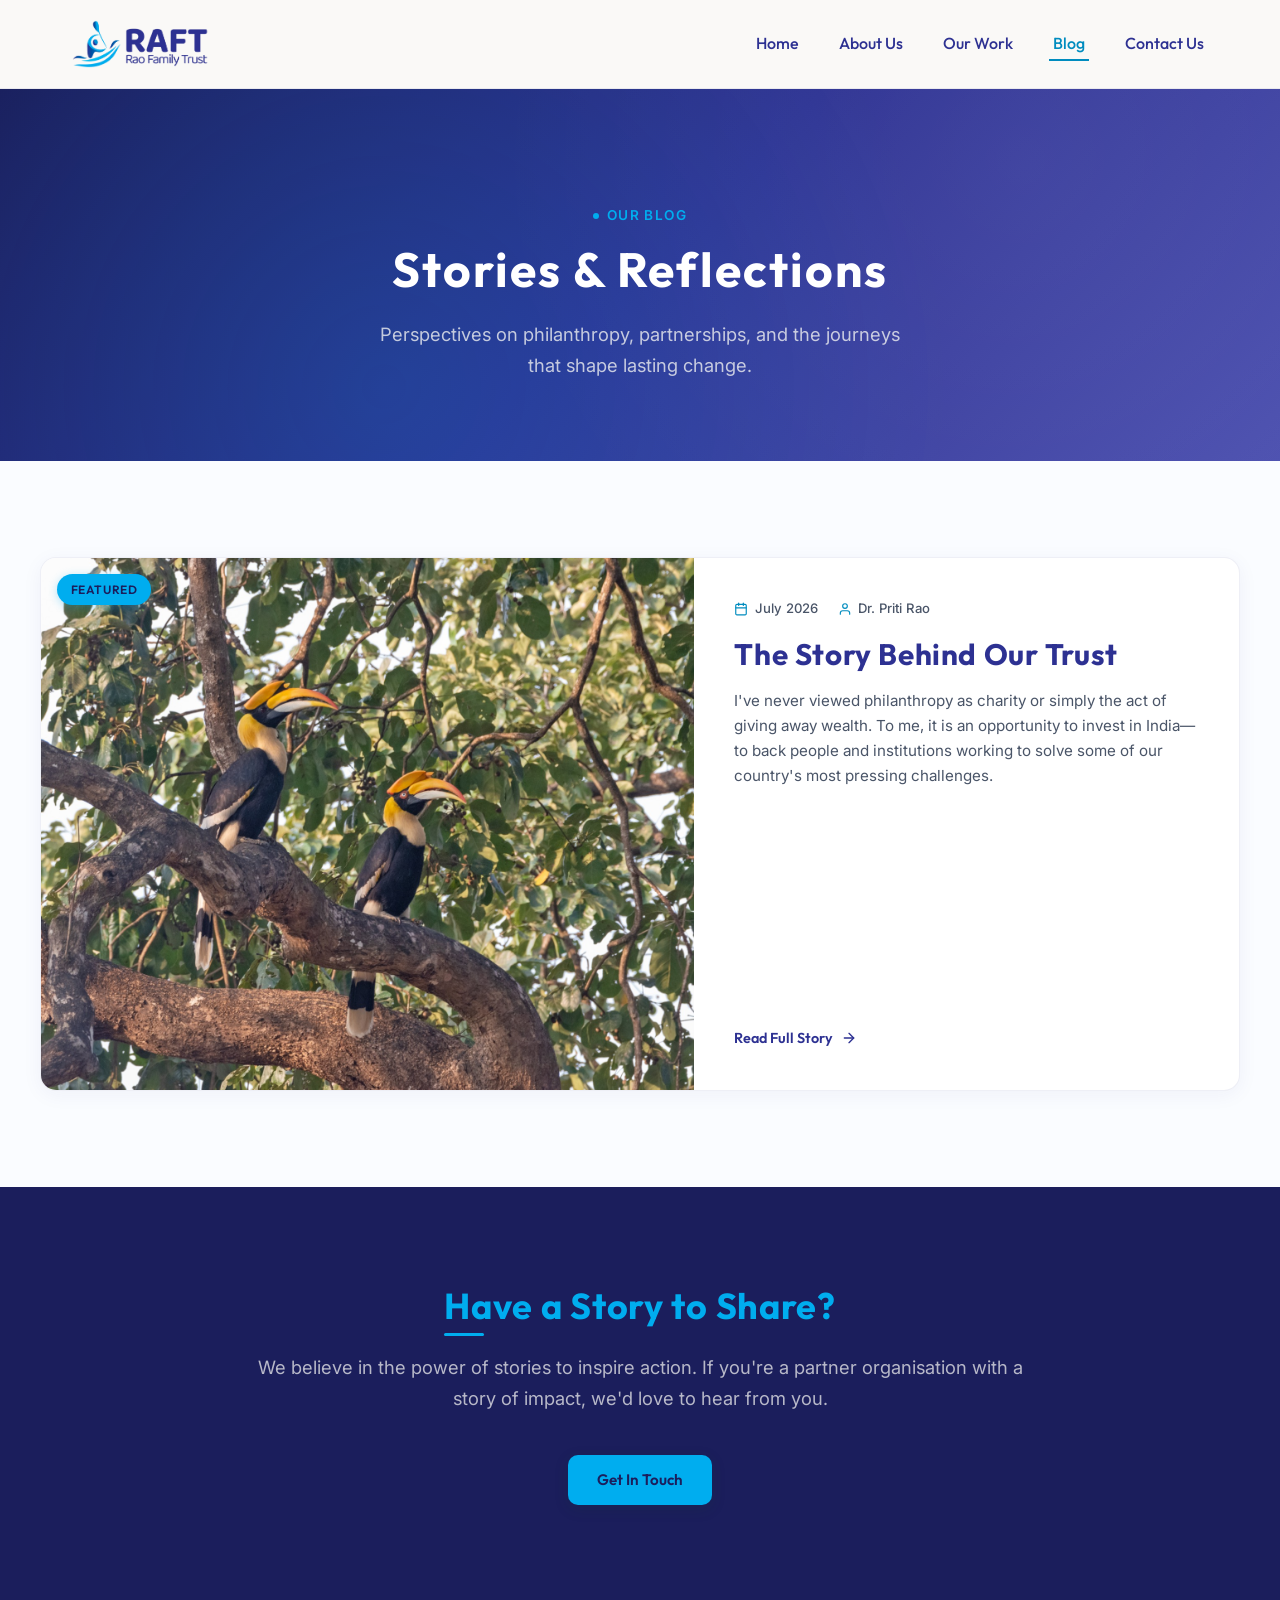
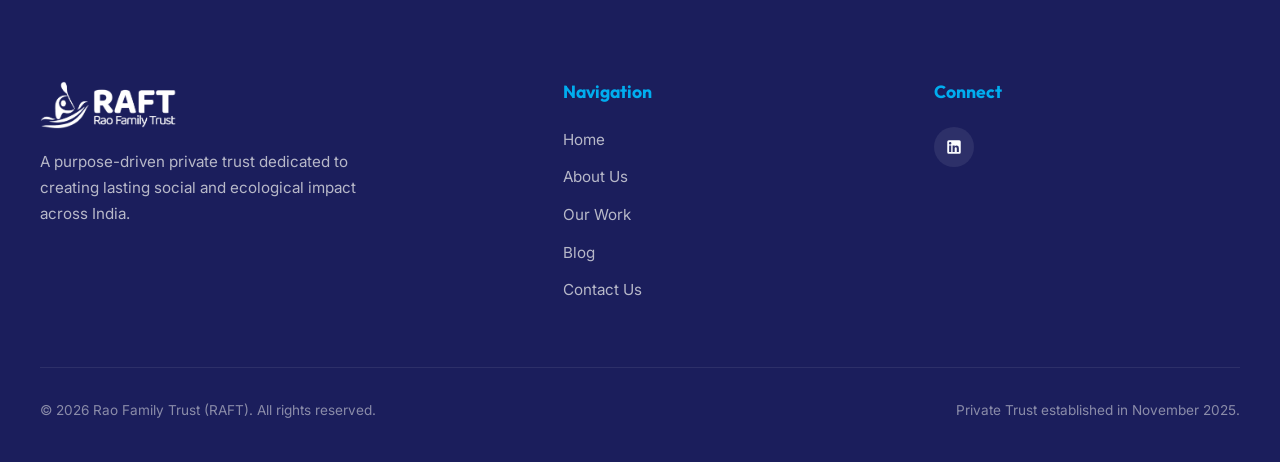
<file: blog.html>
<!DOCTYPE html>
<html lang="en">
<head>
  <meta charset="UTF-8">
  <meta name="viewport" content="width=device-width, initial-scale=1.0">
  <meta http-equiv="X-UA-Compatible" content="ie=edge">
  <title>Blog | Rao Family Trust (RAFT)</title>
  <meta name="description" content="Stories, reflections, and updates from the Rao Family Trust (RAFT). Read about our journey, partnerships, and the impact we're creating together.">
  
  <link rel="canonical" href="https://raft.org.in/blog.html">

  <!-- Open Graph / Facebook -->
  <meta property="og:type" content="website">
  <meta property="og:url" content="https://raft.org.in/blog.html">
  <meta property="og:site_name" content="Rao Family Trust (RAFT)">
  <meta property="og:locale" content="en_IN">
  <meta property="og:title" content="Blog | Rao Family Trust (RAFT)">
  <meta property="og:description" content="Stories, reflections, and updates from the Rao Family Trust.">
  <meta property="og:image" content="https://raft.org.in/images/blog/blog1_hornbills.jpg">
  
  <!-- Twitter -->
  <meta property="twitter:card" content="summary_large_image">
  <meta property="twitter:url" content="https://raft.org.in/blog.html">
  <meta property="twitter:title" content="Blog | Rao Family Trust (RAFT)">
  <meta property="twitter:description" content="Stories, reflections, and updates from the Rao Family Trust.">
  <meta property="twitter:image" content="https://raft.org.in/images/blog/blog1_hornbills.jpg">

  <!-- Favicons -->
  <link rel="icon" type="image/png" sizes="32x32" href="/images/favicon-32x32.png">
  <link rel="icon" type="image/png" sizes="192x192" href="/images/favicon.png">
  <link rel="apple-touch-icon" sizes="180x180" href="/images/apple-touch-icon.png">

  <!-- Structured Data -->
  <script type="application/ld+json">
  {
    "@context": "https://schema.org",
    "@type": "Blog",
    "name": "RAFT Blog",
    "description": "Stories, reflections, and updates from the Rao Family Trust.",
    "url": "https://raft.org.in/blog.html",
    "publisher": {
      "@type": "Organization",
      "name": "Rao Family Trust (RAFT)",
      "url": "https://raft.org.in/"
    }
  }
  </script>

  <link rel="stylesheet" href="style_v2.css?v=2">
</head>
<body>

  <!-- Header Navigation -->
  <header>
    <div class="nav-container">
      <a href="index.html" class="logo">
        <img src="/images/logo_v2.png" alt="Rao Family Trust Logo" class="logo-img">
      </a>
      
      <button class="mobile-toggle" aria-label="Toggle Menu">
        <span></span>
        <span></span>
        <span></span>
      </button>

      <ul class="nav-menu">
        <li><a href="index.html" class="nav-link">Home</a></li>
        <li><a href="about.html" class="nav-link">About Us</a></li>
        <li><a href="work.html" class="nav-link">Our Work</a></li>
        <li><a href="blog.html" class="nav-link">Blog</a></li>
        <li><a href="contact.html" class="nav-link">Contact Us</a></li>
      </ul>
    </div>
  </header>

  <!-- Blog Hero Banner -->
  <section class="blog-hero-banner">
    <div class="blog-hero-banner-content">
      <span class="section-subtitle">Our Blog</span>
      <h1>Stories & Reflections</h1>
      <p>Perspectives on philanthropy, partnerships, and the journeys that shape lasting change.</p>
    </div>
  </section>

  <!-- Blog Listing Grid -->
  <section class="section">
    <div class="section-container">

      <!-- Featured Post -->
      <div class="blog-listing-grid">
        <article class="blog-card blog-card-featured" id="blog-post-1">
          <a href="blog-story-behind-our-trust.html" class="blog-card-image-link">
            <div class="blog-card-image">
              <img src="images/blog/blog1_hornbills.jpg" alt="Great Hornbills in the forests of Ratnagiri, Maharashtra" loading="lazy">
              <span class="blog-card-badge">Featured</span>
            </div>
          </a>
          <div class="blog-card-body">
            <div class="blog-card-meta">
              <span class="blog-card-date">
                <svg viewBox="0 0 24 24" fill="none" stroke="currentColor" stroke-width="2" stroke-linecap="round" stroke-linejoin="round" width="14" height="14">
                  <rect x="3" y="4" width="18" height="18" rx="2" ry="2"></rect>
                  <line x1="16" y1="2" x2="16" y2="6"></line>
                  <line x1="8" y1="2" x2="8" y2="6"></line>
                  <line x1="3" y1="10" x2="21" y2="10"></line>
                </svg>
                July 2026
              </span>
              <span class="blog-card-author">
                <svg viewBox="0 0 24 24" fill="none" stroke="currentColor" stroke-width="2" stroke-linecap="round" stroke-linejoin="round" width="14" height="14">
                  <path d="M20 21v-2a4 4 0 0 0-4-4H8a4 4 0 0 0-4 4v2"></path>
                  <circle cx="12" cy="7" r="4"></circle>
                </svg>
                Dr. Priti Rao
              </span>
            </div>
            <h2><a href="blog-story-behind-our-trust.html">The Story Behind Our Trust</a></h2>
            <p class="blog-card-excerpt">
              I've never viewed philanthropy as charity or simply the act of giving away wealth. To me, it is an opportunity to invest in India—to back people and institutions working to solve some of our country's most pressing challenges.
            </p>
            <a href="blog-story-behind-our-trust.html" class="blog-card-read-more">
              Read Full Story
              <svg viewBox="0 0 24 24" fill="none" stroke="currentColor" stroke-width="2" stroke-linecap="round" stroke-linejoin="round" width="16" height="16">
                <line x1="5" y1="12" x2="19" y2="12"></line>
                <polyline points="12 5 19 12 12 19"></polyline>
              </svg>
            </a>
          </div>
        </article>
      </div>

    </div>
  </section>

  <!-- CTA Banner -->
  <section class="section" style="background-color: var(--color-primary-dark); color: var(--color-text-light);">
    <div class="section-container" style="text-align: center; max-width: 800px;">
      <h2 style="color: var(--color-secondary); margin-bottom: 1.5rem;" class="reveal">Have a Story to Share?</h2>
      <p style="color: rgba(250, 249, 246, 0.7); font-size: 1.15rem; margin-bottom: 2.5rem;" class="reveal">
        We believe in the power of stories to inspire action. If you're a partner organisation with a story of impact, we'd love to hear from you.
      </p>
      <div class="reveal">
        <a href="contact.html" class="btn btn-primary" style="background-color: var(--color-secondary); color: var(--color-primary-dark);">Get In Touch</a>
      </div>
    </div>
  </section>

  <!-- Footer -->
  <footer>
    <div class="footer-container">
      <div class="footer-about">
        <a href="index.html" class="logo" style="color: var(--color-white);">
          <img src="/images/logo_white_v2.png" alt="Rao Family Trust Logo" class="logo-img">
        </a>
        <p>A purpose-driven private trust dedicated to creating lasting social and ecological impact across India.</p>
      </div>

      <div class="footer-nav">
        <h4>Navigation</h4>
        <ul>
          <li><a href="index.html">Home</a></li>
          <li><a href="about.html">About Us</a></li>
          <li><a href="work.html">Our Work</a></li>
          <li><a href="blog.html">Blog</a></li>
          <li><a href="contact.html">Contact Us</a></li>
        </ul>
      </div>

      <div class="footer-social">
        <h4>Connect</h4>
        <div class="footer-social-links">
          <a href="https://www.linkedin.com/company/rao-family-trust/" class="social-btn" aria-label="LinkedIn" target="_blank" rel="noopener noreferrer">
            <svg viewBox="0 0 24 24" xmlns="http://www.w3.org/2000/svg">
              <path d="M19 3a2 2 0 0 1 2 2v14a2 2 0 0 1-2 2H5a2 2 0 0 1-2-2V5a2 2 0 0 1 2-2h14m-.5 15.5v-5.3a3.26 3.26 0 0 0-3.26-3.26c-.85 0-1.84.52-2.32 1.3v-1.11h-2.79v8.37h2.79v-4.93c0-.77.62-1.4 1.39-1.4a1.4 1.4 0 0 1 1.4 1.4v4.93h2.79M6.88 8.56a1.68 1.68 0 0 0 1.68-1.68c0-.93-.75-1.69-1.68-1.69a1.69 1.69 0 0 0-1.69 1.69c0 .93.76 1.68 1.69 1.68m1.39 9.94v-8.37H5.5v8.37h2.77z"/>
            </svg>
          </a>
        </div>
      </div>
    </div>
    
    <div class="footer-bottom">
      <span>&copy; 2026 Rao Family Trust (RAFT). All rights reserved.</span>
      <span>Private Trust established in November 2025.</span>
    </div>
  </footer>

  <script src="/main.js"></script>
</body>
</html>
</file>
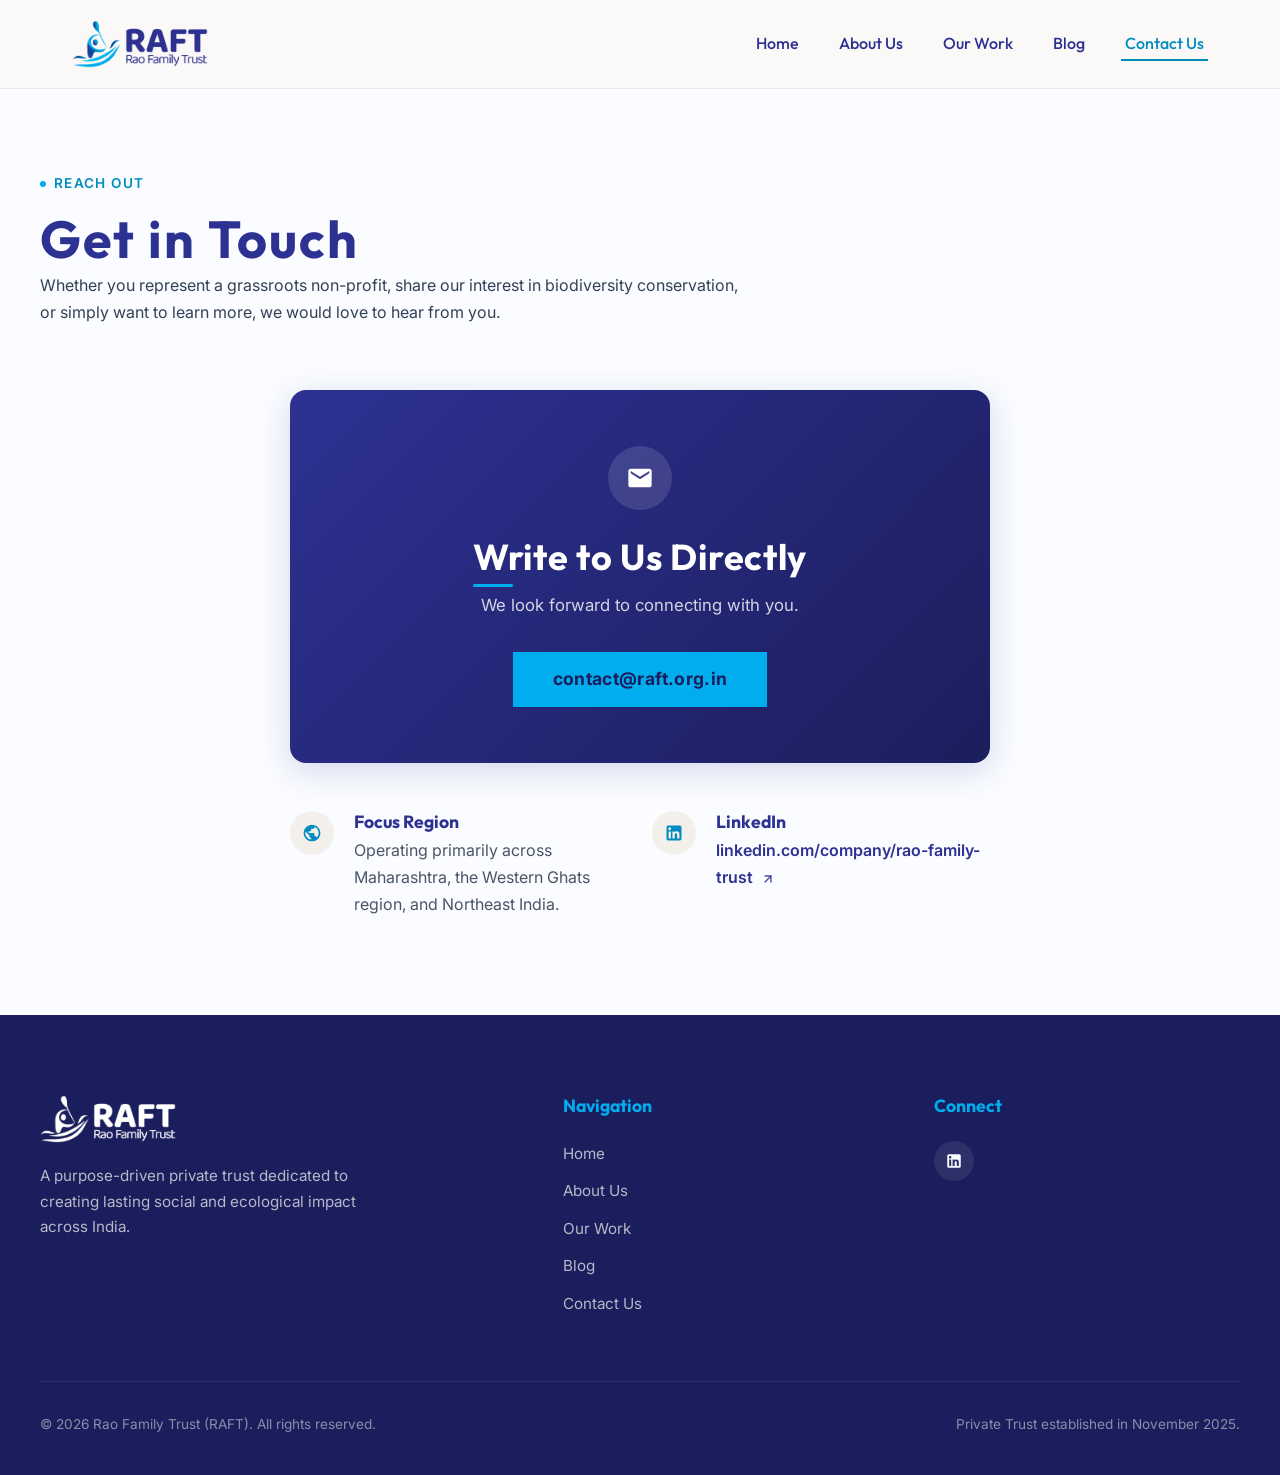
<file: contact.html>
<!DOCTYPE html>
<html lang="en">
<head>
  <meta charset="UTF-8">
  <meta name="viewport" content="width=device-width, initial-scale=1.0">
  <meta http-equiv="X-UA-Compatible" content="ie=edge">
  <title>Contact Us | Rao Family Trust (RAFT)</title>
  <meta name="description" content="Get in touch with the Rao Family Trust (RAFT) for general inquiries.">
  
  <link rel="canonical" href="https://raft.org.in/contact.html">

  <!-- Open Graph / Facebook -->
  <meta property="og:type" content="website">
  <meta property="og:url" content="https://raft.org.in/contact.html">
  <meta property="og:site_name" content="Rao Family Trust (RAFT)">
  <meta property="og:locale" content="en_IN">
  <meta property="og:title" content="Contact Us | Rao Family Trust (RAFT)">
  <meta property="og:description" content="Get in touch with the Rao Family Trust (RAFT) for general inquiries.">
  <meta property="og:image" content="https://raft.org.in/images/vision_mission_banner.jpg">
  
  <!-- Twitter -->
  <meta property="twitter:card" content="summary_large_image">
  <meta property="twitter:url" content="https://raft.org.in/contact.html">
  <meta property="twitter:title" content="Contact Us | Rao Family Trust (RAFT)">
  <meta property="twitter:description" content="Get in touch with the Rao Family Trust (RAFT) for general inquiries.">
  <meta property="twitter:image" content="https://raft.org.in/images/vision_mission_banner.jpg">

  <!-- Favicons -->
  <link rel="icon" type="image/png" sizes="32x32" href="/images/favicon-32x32.png">
  <link rel="icon" type="image/png" sizes="192x192" href="/images/favicon.png">
  <link rel="apple-touch-icon" sizes="180x180" href="/images/apple-touch-icon.png">

  <link rel="stylesheet" href="/style_v2.css?v=2">
</head>
<body>

  <!-- Header Navigation -->
  <header>
    <div class="nav-container">
      <a href="index.html" class="logo">
        <img src="/images/logo_v2.png" alt="Rao Family Trust Logo" class="logo-img">
      </a>
      
      <button class="mobile-toggle" aria-label="Toggle Menu">
        <span></span>
        <span></span>
        <span></span>
      </button>

      <ul class="nav-menu">
        <li><a href="index.html" class="nav-link">Home</a></li>
        <li><a href="about.html" class="nav-link">About Us</a></li>
        <li><a href="work.html" class="nav-link">Our Work</a></li>
        <li><a href="blog.html" class="nav-link">Blog</a></li>
        <li><a href="contact.html" class="nav-link">Contact Us</a></li>
      </ul>
    </div>
  </header>

  <!-- Contact Us Main Section -->
  <section class="section" style="padding-top: 5rem;">
    <div class="section-container">
      <div class="section-header reveal">
        <span class="section-subtitle">Reach Out</span>
        <h1>Get in Touch</h1>
        <p>Whether you represent a grassroots non-profit, share our interest in biodiversity conservation, or simply want to learn more, we would love to hear from you.</p>
      </div>

      <div class="reveal" style="max-width: 700px; margin: 0 auto; text-align: center;">

        <!-- Email CTA -->
        <div style="background: linear-gradient(135deg, var(--color-primary) 0%, var(--color-primary-dark) 100%); border-radius: var(--border-radius-lg); padding: 3.5rem 3rem; color: var(--color-white); margin-bottom: 3rem; box-shadow: 0 8px 32px rgba(45,49,146,0.18);">
          <div style="width: 64px; height: 64px; background: rgba(255,255,255,0.12); border-radius: 50%; display: flex; align-items: center; justify-content: center; margin: 0 auto 1.5rem;">
            <svg viewBox="0 0 24 24" xmlns="http://www.w3.org/2000/svg" style="width:28px;height:28px;fill:white;">
              <path d="M20 4H4c-1.1 0-1.99.9-1.99 2L2 18c0 1.1.9 2 2 2h16c1.1 0 2-.9 2-2V6c0-1.1-.9-2-2-2zm0 4l-8 5-8-5V6l8 5 8-5v2z"/>
            </svg>
          </div>
          <h2 style="color: var(--color-white); margin-bottom: 0.75rem;">Write to Us Directly</h2>
          <p style="color: rgba(255,255,255,0.8); font-size: 1.05rem; line-height: 1.7; margin-bottom: 2rem;">
            We look forward to connecting with you.
          </p>
          <a href="mailto:contact@raft.org.in" style="display: inline-block; background: var(--color-secondary); color: var(--color-primary-dark); font-weight: 700; font-size: 1.1rem; padding: 0.85rem 2.5rem; border-radius: var(--border-radius); text-decoration: none; letter-spacing: 0.02em; transition: opacity 0.2s;" onmouseover="this.style.opacity='0.88'" onmouseout="this.style.opacity='1'">
            contact@raft.org.in
          </a>
        </div>

        <!-- Info items -->
        <div style="display: grid; grid-template-columns: 1fr 1fr; gap: 1.5rem; text-align: left;">
          <div class="info-item">
            <div class="info-icon">
              <svg viewBox="0 0 24 24" xmlns="http://www.w3.org/2000/svg">
                <path d="M12 2C6.48 2 2 6.48 2 12s4.48 10 10 10 10-4.48 10-10S17.52 2 12 2zm-1 17.93c-3.95-.49-7-3.85-7-7.93 0-.62.08-1.21.21-1.79L9 15v1c0 1.1.9 2 2 2v1.93zm6.9-2.54c-.26-.81-1-1.39-1.9-1.39h-1v-3c0-.55-.45-1-1-1H8v-2h2c.55 0 1-.45 1-1V7h2c1.1 0 2-.9 2-2v-.41c2.93 1.19 5 4.06 5 7.41 0 2.08-.8 3.97-2.1 5.39z"/>
              </svg>
            </div>
            <div class="info-text">
              <h3>Focus Region</h3>
              <p>Operating primarily across Maharashtra, the Western Ghats region, and Northeast India.</p>
            </div>
          </div>
          <div class="info-item">
            <div class="info-icon">
              <svg viewBox="0 0 24 24" xmlns="http://www.w3.org/2000/svg">
                <path d="M19 3a2 2 0 0 1 2 2v14a2 2 0 0 1-2 2H5a2 2 0 0 1-2-2V5a2 2 0 0 1 2-2h14m-.5 15.5v-5.3a3.26 3.26 0 0 0-3.26-3.26c-.85 0-1.84.52-2.32 1.3v-1.11h-2.79v8.37h2.79v-4.93c0-.77.62-1.4 1.39-1.4a1.4 1.4 0 0 1 1.4 1.4v4.93h2.79M6.88 8.56a1.68 1.68 0 0 0 1.68-1.68c0-.93-.75-1.69-1.68-1.69a1.69 1.69 0 0 0-1.69 1.69c0 .93.76 1.68 1.69 1.68m1.39 9.94v-8.37H5.5v8.37h2.77z"/>
              </svg>
            </div>
            <div class="info-text">
              <h3>LinkedIn</h3>
              <p><a href="https://www.linkedin.com/company/rao-family-trust/" target="_blank" rel="noopener noreferrer" style="color: var(--color-primary); font-weight: 600;">linkedin.com/company/rao-family-trust <svg class="external-link-icon" width="14" height="14" viewBox="0 0 24 24" fill="none" stroke="currentColor" stroke-width="2.5" stroke-linecap="round" stroke-linejoin="round"><line x1="7" y1="17" x2="17" y2="7"></line><polyline points="7 7 17 7 17 17"></polyline></svg></a></p>
            </div>
          </div>
        </div>

      </div>
    </div>
  </section>

  <!-- Footer -->
  <footer>
    <div class="footer-container">
      <div class="footer-about">
        <a href="index.html" class="logo" style="color: var(--color-white);">
          <img src="/images/logo_white_v2.png" alt="Rao Family Trust Logo" class="logo-img">
        </a>
        <p>A purpose-driven private trust dedicated to creating lasting social and ecological impact across India.</p>
      </div>

      <div class="footer-nav">
        <h4>Navigation</h4>
        <ul>
          <li><a href="index.html">Home</a></li>
          <li><a href="about.html">About Us</a></li>
          <li><a href="work.html">Our Work</a></li>
          <li><a href="blog.html">Blog</a></li>
          <li><a href="contact.html">Contact Us</a></li>
        </ul>
      </div>

      <div class="footer-social">
        <h4>Connect</h4>
        <div class="footer-social-links">
          <a href="https://www.linkedin.com/company/rao-family-trust/" class="social-btn" aria-label="LinkedIn" target="_blank" rel="noopener noreferrer">
            <svg viewBox="0 0 24 24" xmlns="http://www.w3.org/2000/svg">
              <path d="M19 3a2 2 0 0 1 2 2v14a2 2 0 0 1-2 2H5a2 2 0 0 1-2-2V5a2 2 0 0 1 2-2h14m-.5 15.5v-5.3a3.26 3.26 0 0 0-3.26-3.26c-.85 0-1.84.52-2.32 1.3v-1.11h-2.79v8.37h2.79v-4.93c0-.77.62-1.4 1.39-1.4a1.4 1.4 0 0 1 1.4 1.4v4.93h2.79M6.88 8.56a1.68 1.68 0 0 0 1.68-1.68c0-.93-.75-1.69-1.68-1.69a1.69 1.69 0 0 0-1.69 1.69c0 .93.76 1.68 1.69 1.68m1.39 9.94v-8.37H5.5v8.37h2.77z"/>
            </svg>
          </a>
        </div>
      </div>
    </div>
    
    <div class="footer-bottom">
      <span>&copy; 2026 Rao Family Trust (RAFT). All rights reserved.</span>
      <span>Private Trust established in November 2025.</span>
    </div>
  </footer>

  <script src="/main.js"></script>
</body>
</html>
</file>
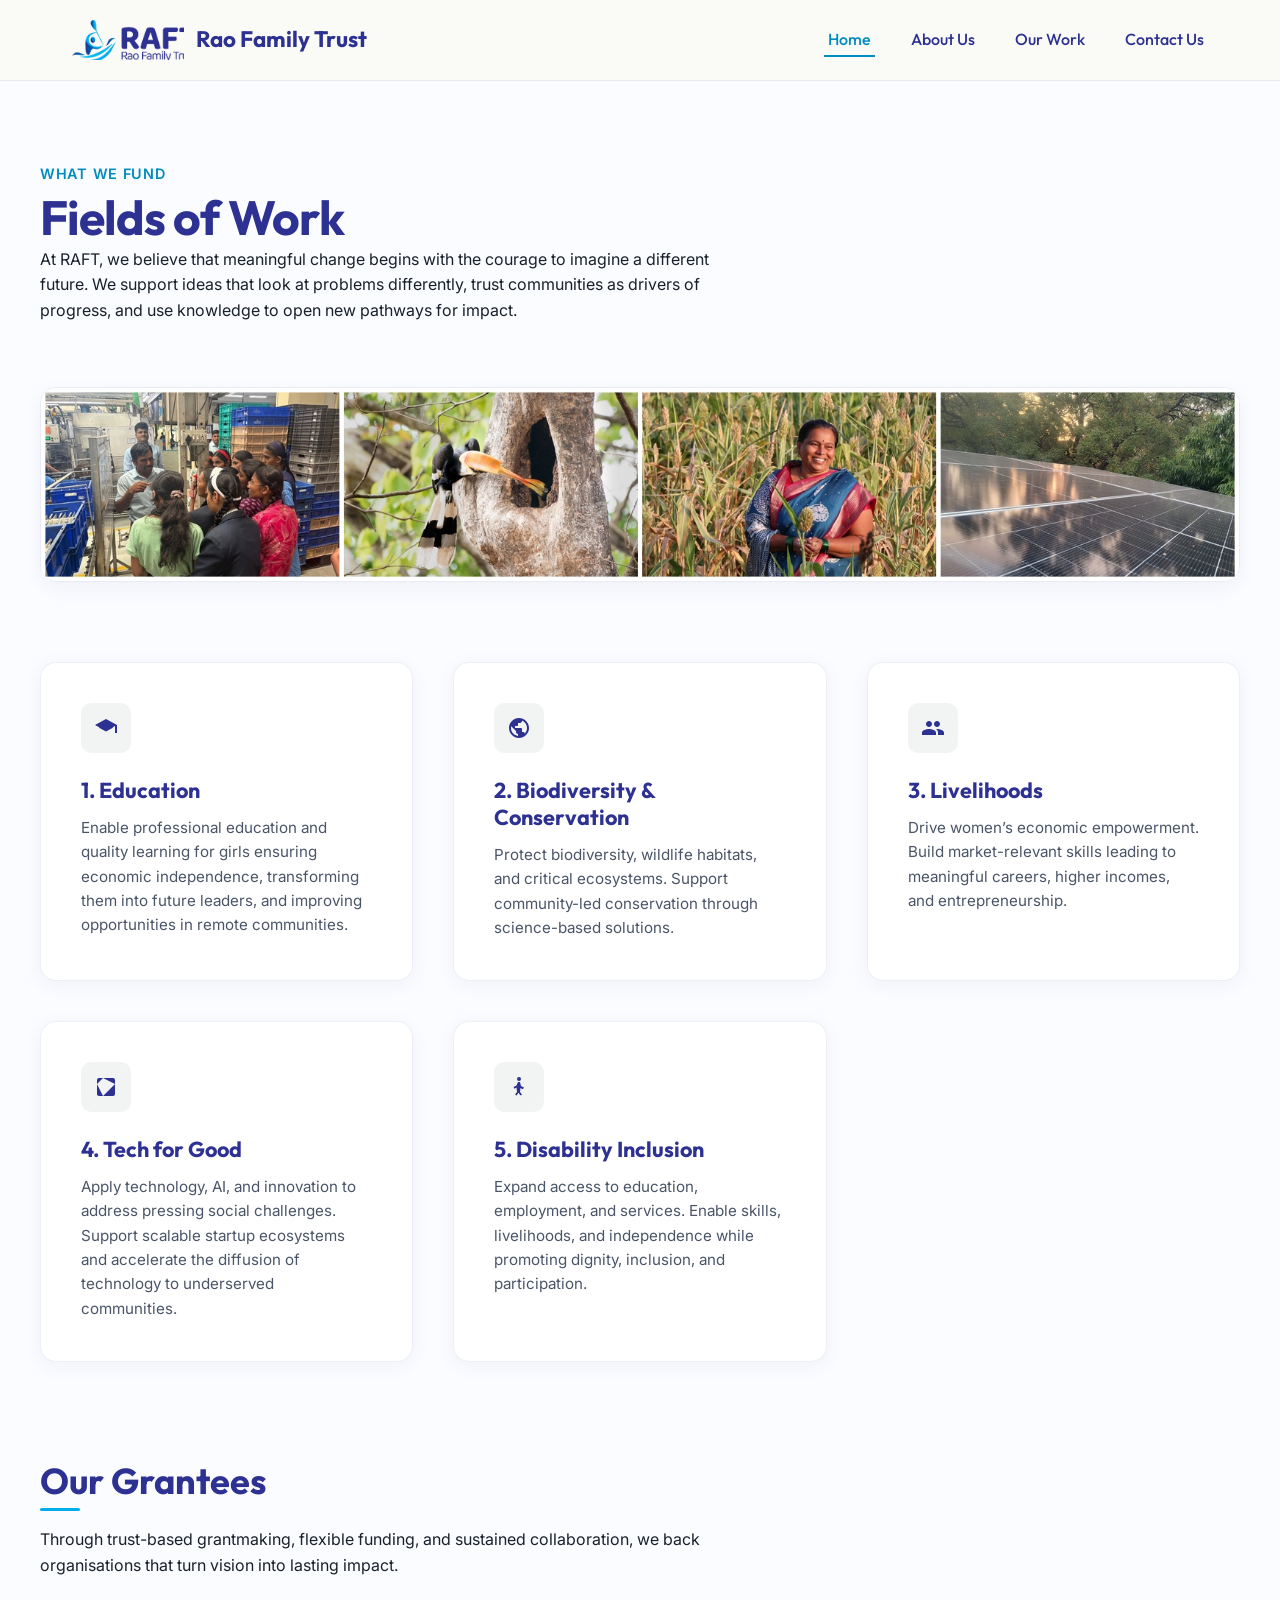
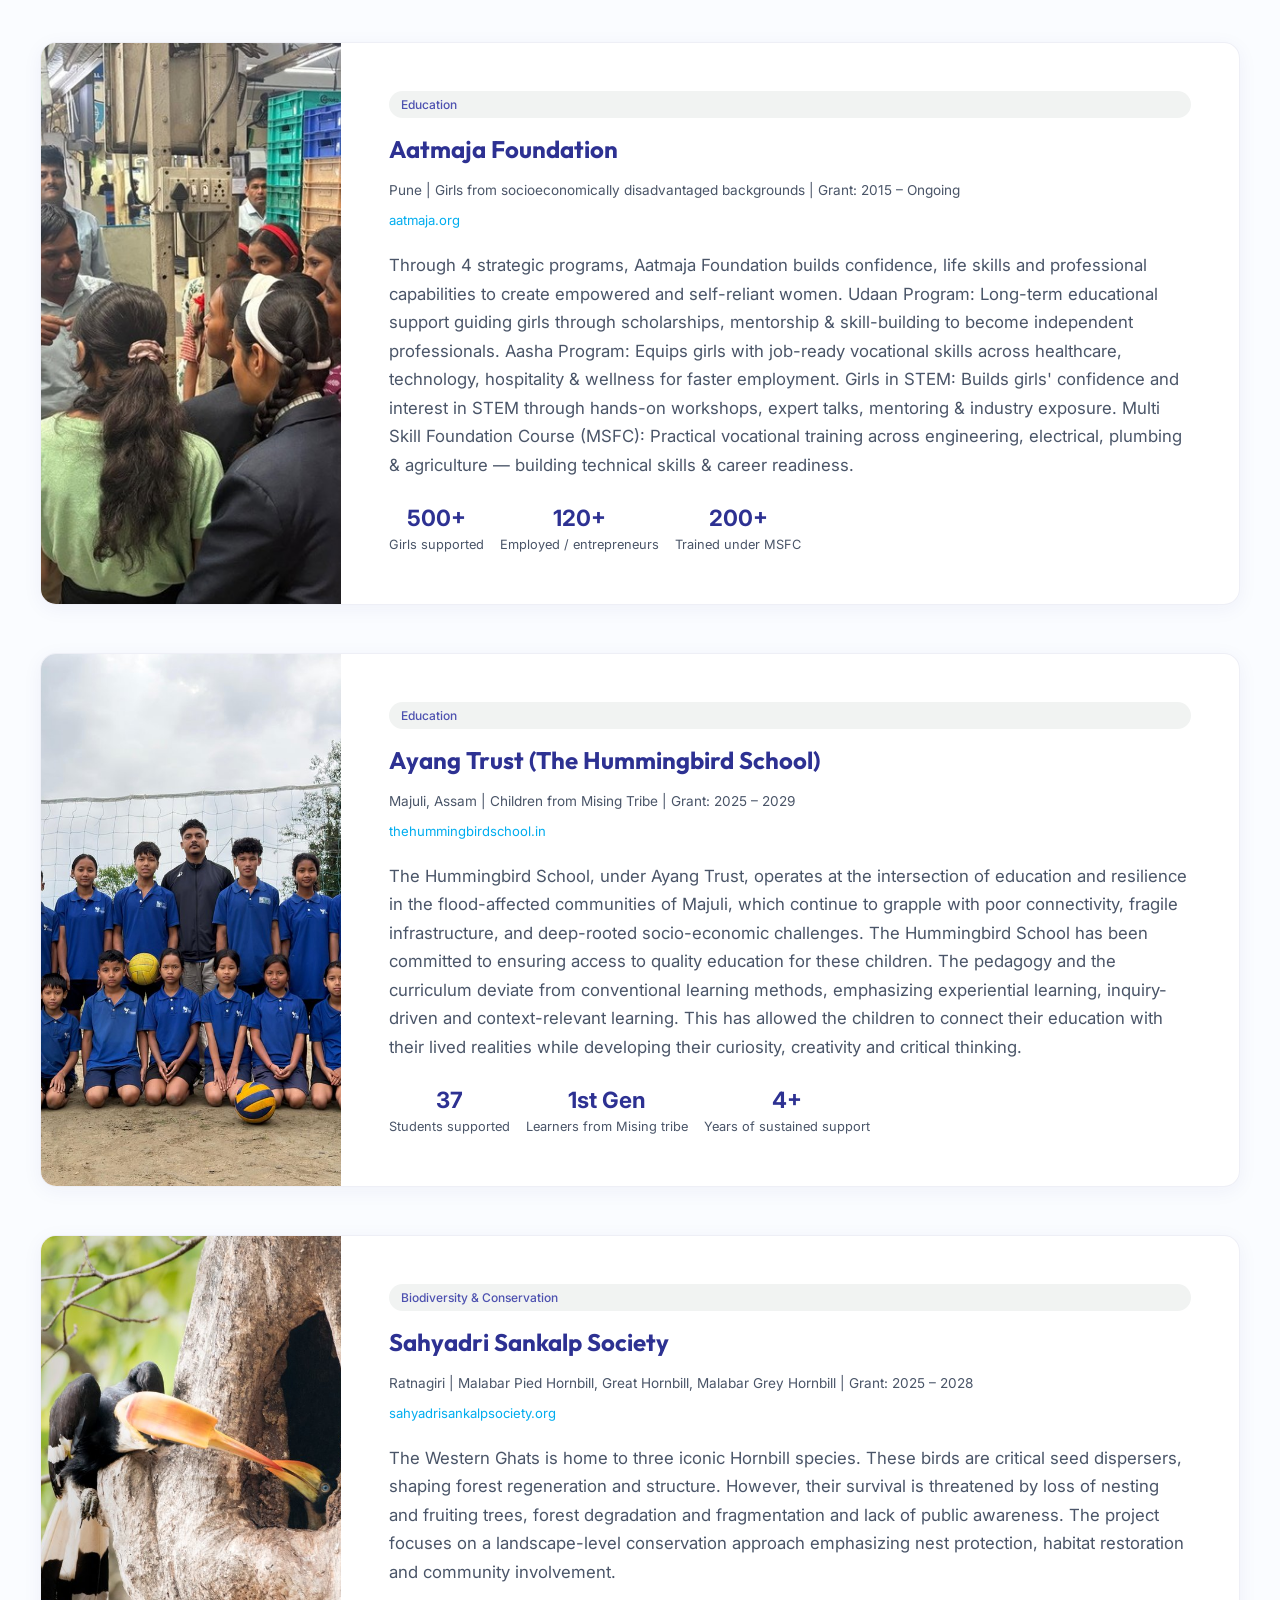
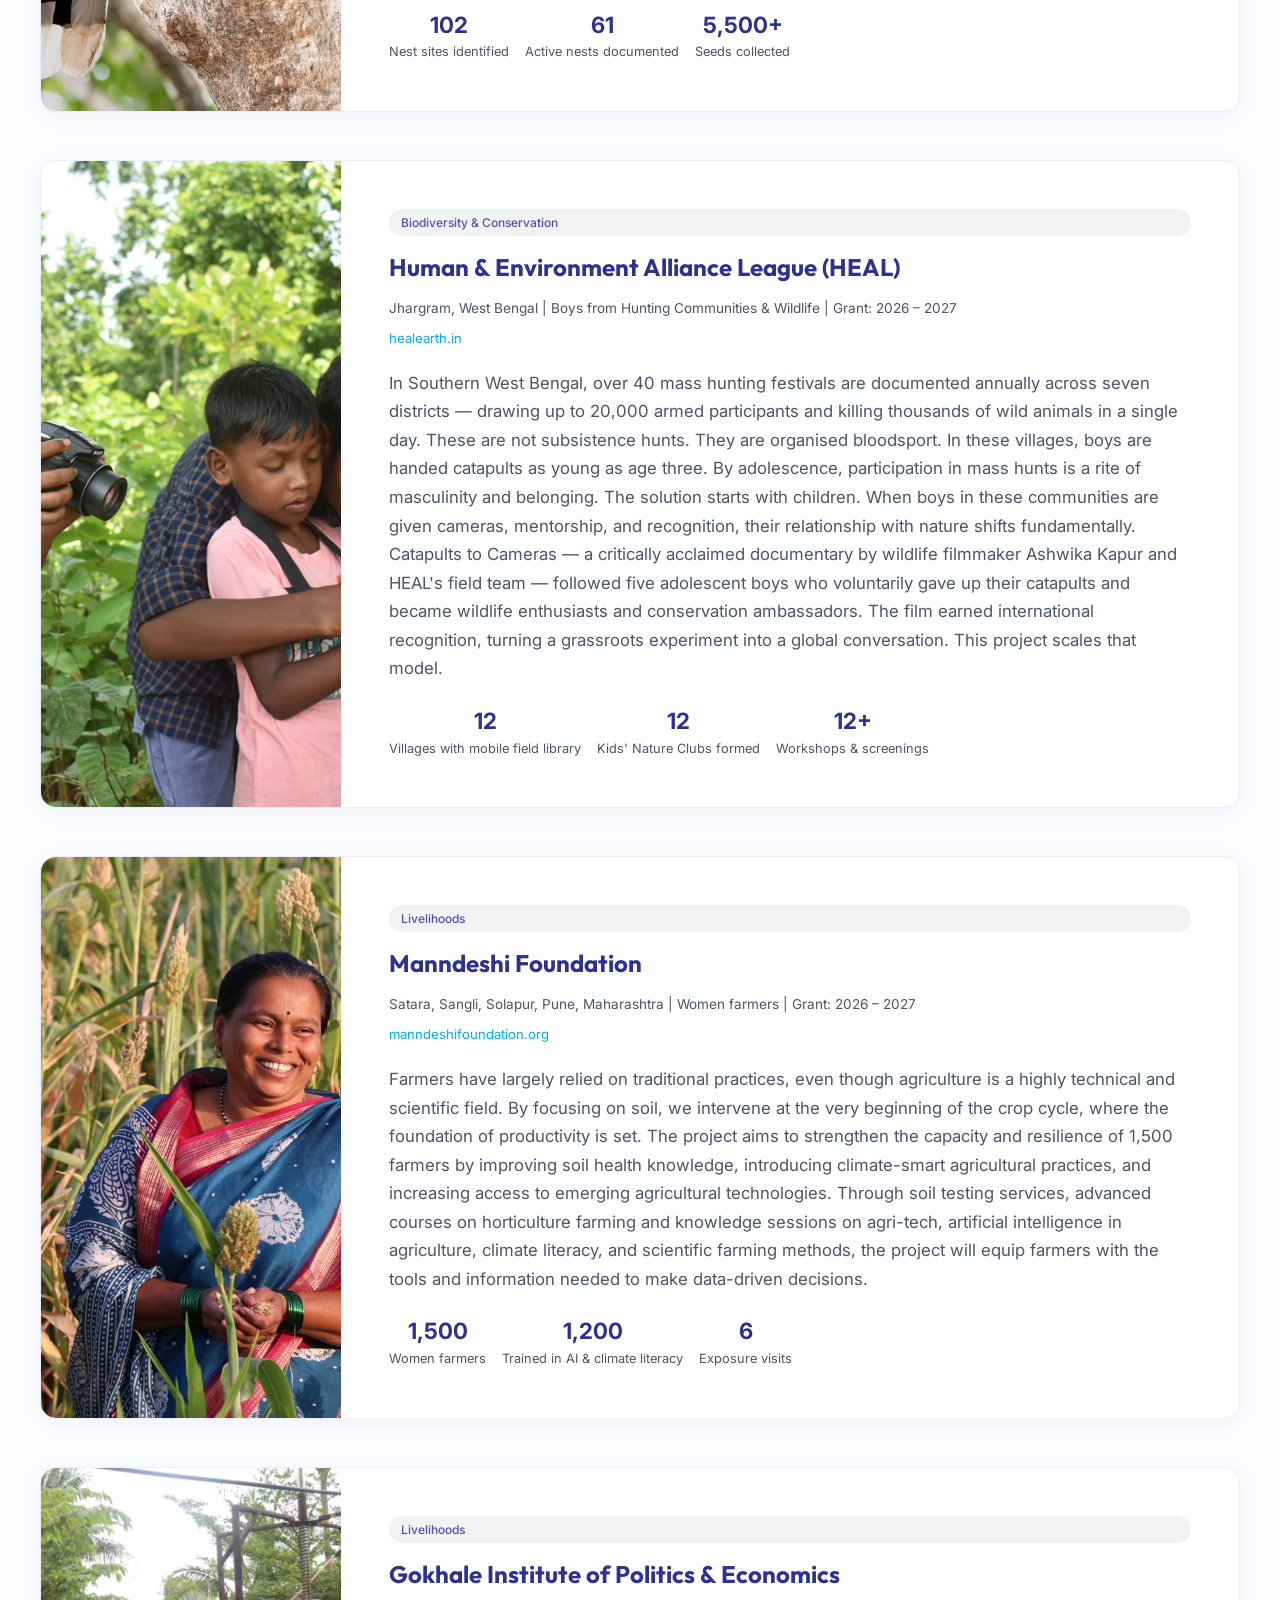
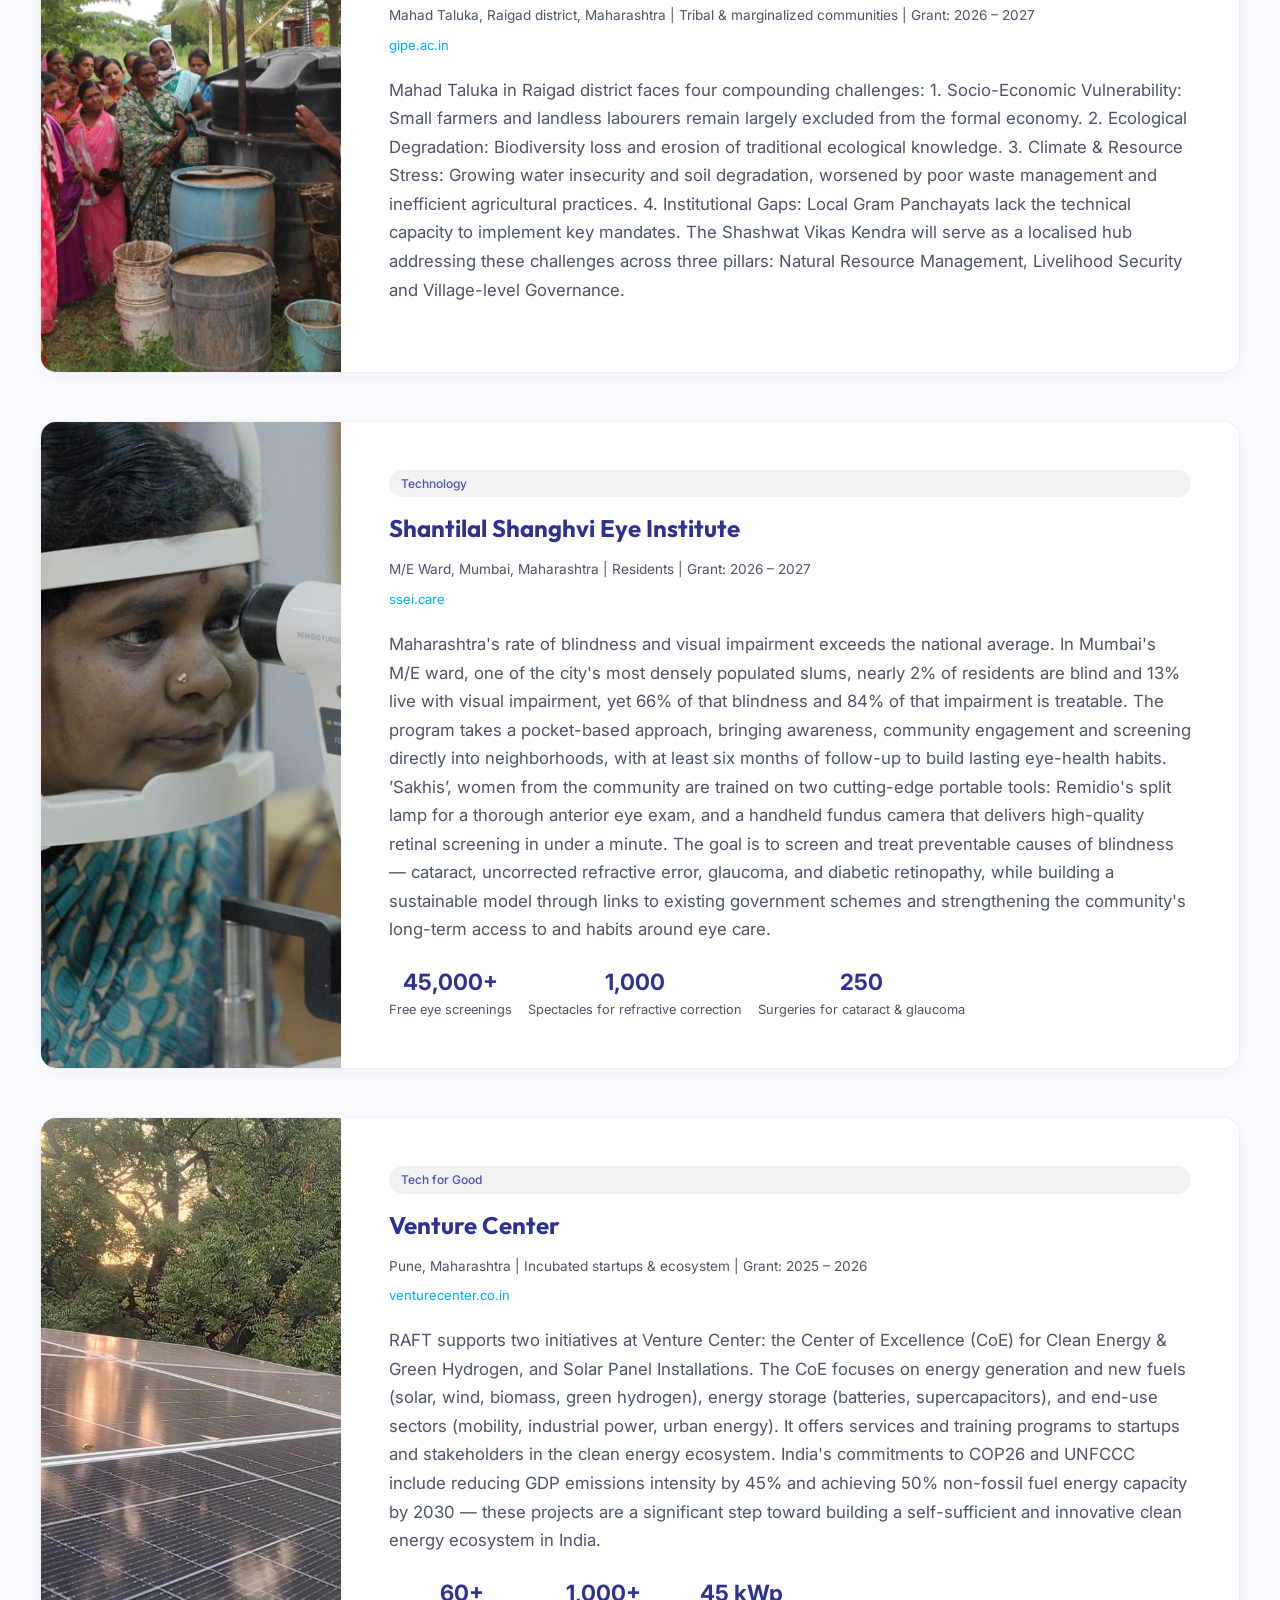
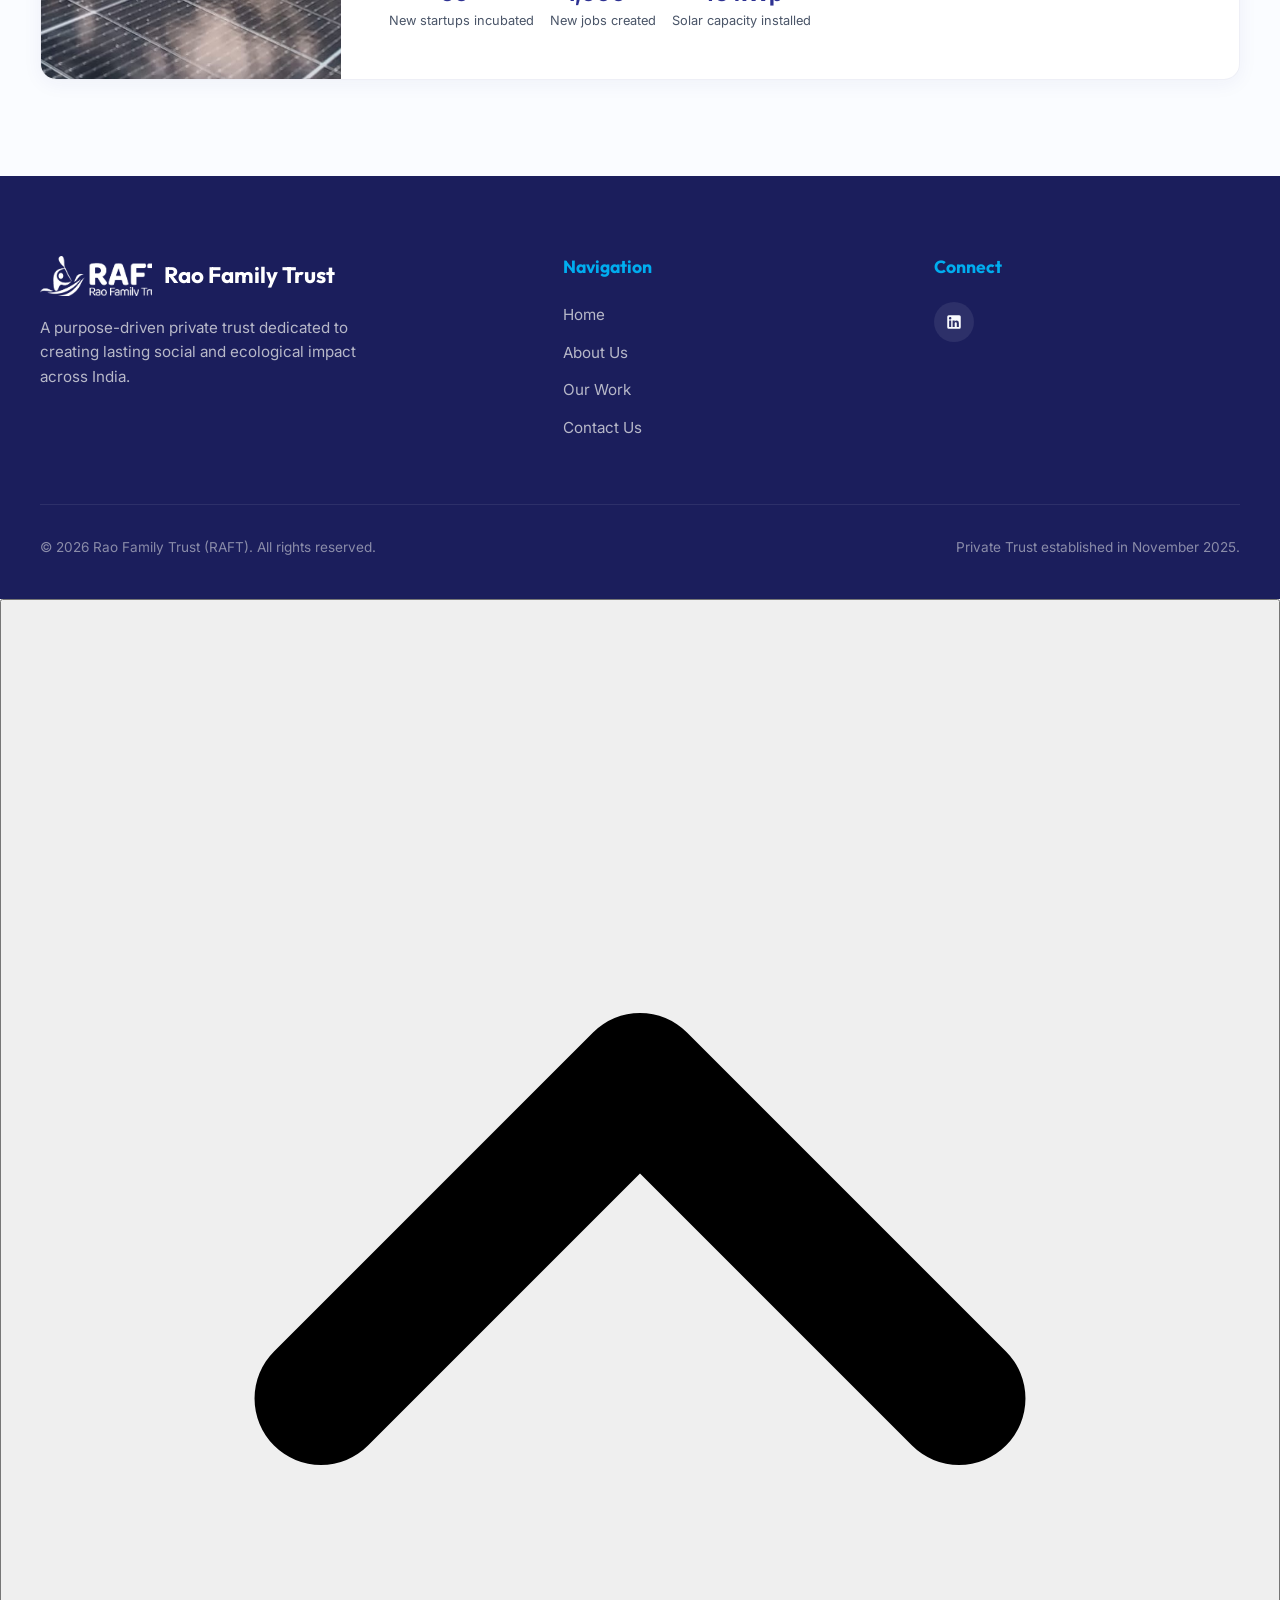
<file: ref_work.html>
<!DOCTYPE html>
<html lang="en">
<head>
  <meta charset="UTF-8">
  <meta name="viewport" content="width=device-width, initial-scale=1.0">
  <meta http-equiv="X-UA-Compatible" content="ie=edge">
  <title>Our Work | Rao Family Trust (RAFT)</title>
  <meta name="description" content="Explore the philanthropic focus areas and trusted grantees of the Rao Family Trust (RAFT).">
  
  <!-- Open Graph / Facebook -->
  <meta property="og:type" content="website">
  <meta property="og:url" content="https://www.raft.org.in/work.html">
  <meta property="og:title" content="Our Work | Rao Family Trust">
  <meta property="og:description" content="Explore the philanthropic focus areas and trusted grantees of the Rao Family Trust (RAFT).">
  <meta property="og:image" content="https://www.raft.org.in/images/vision_mission_banner.jpg">
  
  <!-- Twitter -->
  <meta property="twitter:card" content="summary_large_image">
  <meta property="twitter:url" content="https://www.raft.org.in/work.html">
  <meta property="twitter:title" content="Our Work | Rao Family Trust">
  <meta property="twitter:description" content="Explore the philanthropic focus areas and trusted grantees of the Rao Family Trust (RAFT).">
  <meta property="twitter:image" content="https://www.raft.org.in/images/vision_mission_banner.jpg">

  <link rel="icon" type="image/png" href="data:image/svg+xml;utf8,<svg xmlns='http://www.w3.org/2000/svg' viewBox='0 0 24 24' fill='%2312352F'><path d='M2 17h20v2H2zm2-4h16v2H4zm2-4h12v2H6zm2-4h8v2H8zm2-4h4v2h-4z'/></svg>">
  <link rel="stylesheet" href="style.css">
  <style>
    /* Custom subpage layout overrides */
    .focus-grid {
      display: grid;
      grid-template-columns: repeat(auto-fill, minmax(360px, 1fr));
      gap: 2.5rem;
      margin-bottom: 6rem;
    }
    
    .grantee-list {
      display: grid;
      grid-template-columns: 1fr;
      gap: 3rem;
    }
    
    .grantee-card {
      display: grid;
      grid-template-columns: 300px 1fr;
      background-color: var(--color-bg-card);
      border: 1px solid var(--color-border);
      border-radius: var(--border-radius-lg);
      overflow: hidden;
      box-shadow: 0 4px 20px var(--color-shadow);
      transition: var(--transition-smooth);
    }
    
    .grantee-card:hover {
      transform: translateY(-5px);
      box-shadow: 0 10px 30px rgba(18, 53, 47, 0.1);
      border-color: rgba(18, 53, 47, 0.15);
    }
    
    .grantee-meta {
      background-color: var(--color-primary);
      color: var(--color-text-light);
      padding: 3rem 2.5rem;
      display: flex;
      flex-direction: column;
      justify-content: space-between;
      position: relative;
    }
    
    .grantee-meta h3 {
      color: var(--color-secondary);
      font-size: 1.6rem;
      margin-bottom: 1.5rem;
    }
    
    .grantee-details {
      padding: 3rem;
      display: flex;
      flex-direction: column;
      justify-content: space-between;
    }
    
    .grantee-details p {
      font-size: 1.05rem;
      color: var(--color-text-muted);
      line-height: 1.7;
    }
    
    @media (max-width: 900px) {
      .grantee-card {
        grid-template-columns: 1fr;
      }
      
      .grantee-meta {
        padding: 2.5rem;
      }
    }
  </style>
</head>
<body>

  <!-- Header Navigation -->
  <header>
    <div class="nav-container">
      <a href="index.html" class="logo">
        <img src="images/logo.png" alt="Rao Family Trust Logo" class="logo-img">
        <span>Rao Family Trust</span>
      </a>
      
      <button class="mobile-toggle" aria-label="Toggle Menu">
        <span></span>
        <span></span>
        <span></span>
      </button>

      <ul class="nav-menu">
        <li><a href="index.html" class="nav-link">Home</a></li>
        <li><a href="about.html" class="nav-link">About Us</a></li>
        <li><a href="work.html" class="nav-link">Our Work</a></li>
        <li><a href="contact.html" class="nav-link">Contact Us</a></li>
      </ul>
    </div>
  </header>

  <!-- Work Page Intro -->
  <section class="section" style="padding-top: 5rem;">
    <div class="section-container">
      <div class="section-header reveal">
        <span class="section-subtitle">What We Fund</span>
        <h1>Fields of Work</h1>
        <p>At RAFT, we believe that meaningful change begins with the courage to imagine a different future. We support ideas that look at problems differently, trust communities as drivers of progress, and use knowledge to open new pathways for impact.</p>
      </div>

      <!-- Pillars Panoramic Banner -->
      <div class="reveal" style="margin-bottom: 5rem; border-radius: var(--border-radius-lg); overflow: hidden; box-shadow: 0 6px 20px var(--color-shadow); border: 1px solid var(--color-border);">
        <img src="images/vision_mission_banner.jpg" alt="Rao Family Trust Strategic Focus Pillars" style="width: 100%; display: block; height: auto;">
      </div>

      <!-- Grid of 5 Focus Areas -->
      <div class="focus-grid reveal">
        <!-- Area 1 -->
        <div class="card">
          <div class="card-icon">
            <svg viewBox="0 0 24 24" xmlns="http://www.w3.org/2000/svg">
              <path d="M12 3L1 9l11 6 9-4.91V17h2V9L12 3zM5.49 12.03L12 15.58l6.51-3.55c.49-.27.49-.97 0-1.24L12 7.24 5.49 10.79c-.49.27-.49.97 0 1.24z"/>
            </svg>
          </div>
          <h3>1. Education</h3>
          <p>Enable professional education and quality learning for girls ensuring economic independence, transforming them into future leaders, and improving opportunities in remote communities.</p>
        </div>

        <!-- Area 2 -->
        <div class="card">
          <div class="card-icon">
            <svg viewBox="0 0 24 24" xmlns="http://www.w3.org/2000/svg">
              <path d="M12 2C6.48 2 2 6.48 2 12s4.48 10 10 10 10-4.48 10-10S17.52 2 12 2zm-1 17.93c-3.95-.49-7-3.85-7-7.93 0-.62.08-1.21.21-1.79L9 15v1c0 1.1.9 2 2 2v1.93zm6.9-2.54c-.26-.81-1-1.39-1.9-1.39h-1v-3c0-.55-.45-1-1-1H8v-2h2c.55 0 1-.45 1-1V7h2c1.1 0 2-.9 2-2v-.41c2.93 1.19 5 4.06 5 7.41 0 2.08-.8 3.97-2.1 5.39z"/>
            </svg>
          </div>
          <h3>2. Biodiversity & Conservation</h3>
          <p>Protect biodiversity, wildlife habitats, and critical ecosystems. Support community-led conservation through science-based solutions.</p>
        </div>

        <!-- Area 3 -->
        <div class="card">
          <div class="card-icon">
            <svg viewBox="0 0 24 24" xmlns="http://www.w3.org/2000/svg">
              <path d="M16 11c1.66 0 2.99-1.34 2.99-3S17.66 5 16 5c-1.66 0-3 1.34-3 3s1.34 3 3 3zm-8 0c1.66 0 2.99-1.34 2.99-3S9.66 5 8 5C6.34 5 5 6.34 5 8s1.34 3 3 3zm0 2c-2.33 0-7 1.17-7 3.5V19h14v-2.5c0-2.33-4.67-3.5-7-3.5zm8 0c-.29 0-.62.02-.97.05 1.16.84 1.97 1.97 1.97 3.45V19h6v-2.5c0-2.33-4.67-3.5-7-3.5z"/>
            </svg>
          </div>
          <h3>3. Livelihoods</h3>
          <p>Drive women’s economic empowerment. Build market-relevant skills leading to meaningful careers, higher incomes, and entrepreneurship.</p>
        </div>

        <!-- Area 4 -->
        <div class="card">
          <div class="card-icon">
            <svg viewBox="0 0 24 24" xmlns="http://www.w3.org/2000/svg">
              <path d="M9 3H5a2 2 0 0 0-2 2v4m6-6h10a2 2 0 0 1 2 2v4M9 3v18m0 0h10a2 2 0 0 0 2-2V9M9 21H5a2 2 0 0 1-2-2V9m0 0h18"/>
            </svg>
          </div>
          <h3>4. Tech for Good</h3>
          <p>Apply technology, AI, and innovation to address pressing social challenges. Support scalable startup ecosystems and accelerate the diffusion of technology to underserved communities.</p>
        </div>

        <!-- Area 5 -->
        <div class="card">
          <div class="card-icon">
            <svg viewBox="0 0 24 24" xmlns="http://www.w3.org/2000/svg">
              <path d="M12 2a2 2 0 1 1 0 4 2 2 0 0 1 0-4zm-1 5h2l1 4 3 1.5-1 1.7-2.5-1.2L13 17l2 2.5-1.5 1-2-2.8-2 2.8-1.5-1 2-2.5-.5-4.5L7.5 13.7l-1-1.7 3-1.5 1.5-3.5z"/>
            </svg>
          </div>
          <h3>5. Disability Inclusion</h3>
          <p>Expand access to education, employment, and services. Enable skills, livelihoods, and independence while promoting dignity, inclusion, and participation.</p>
        </div>


      </div>

      <!-- Section: Our Grantees -->
      <div class="section-header reveal" style="margin-top: 4rem;">
        <h2>Our Grantees</h2>
        <p>Through trust-based grantmaking, flexible funding, and sustained collaboration, we back organisations that turn vision into lasting impact.</p>
      </div>

      <div class="grantee-list reveal">
        <!-- Grantee 1 -->
        <div class="grantee-card">
          <div class="grantee-image-wrapper">
            <img src="images/grantee_aatmaja_new.jpg" alt="Aatmaja Foundation">
          </div>
          <div class="grantee-details">
            <div>
              <div class="tag" style="margin-bottom: 1rem;">Education</div>
              <h3>Aatmaja Foundation</h3>
              <span style="font-size: 0.85rem; color: var(--color-text-muted); display: block; margin-bottom: 0.5rem;">Pune | Girls from socioeconomically disadvantaged backgrounds | Grant: 2015 – Ongoing</span>
              <span style="font-size: 0.82rem; color: var(--color-secondary); display: block; margin-bottom: 1.25rem;"><a href="https://aatmaja.org" target="_blank" rel="noopener" style="color: var(--color-secondary);">aatmaja.org</a></span>
              <p>
                Through 4 strategic programs, Aatmaja Foundation builds confidence, life skills and professional capabilities to create empowered and self-reliant women. Udaan Program: Long-term educational support guiding girls through scholarships, mentorship & skill-building to become independent professionals. Aasha Program: Equips girls with job-ready vocational skills across healthcare, technology, hospitality & wellness for faster employment. Girls in STEM: Builds girls' confidence and interest in STEM through hands-on workshops, expert talks, mentoring & industry exposure. Multi Skill Foundation Course (MSFC): Practical vocational training across engineering, electrical, plumbing & agriculture — building technical skills & career readiness.
              </p>
              <div style="display:flex; flex-wrap:wrap; gap:1rem; margin-top:1rem;">
                <div style="text-align:center;"><div style="font-size:1.4rem;font-weight:700;color:var(--color-primary);">500+</div><div style="font-size:0.8rem;color:var(--color-text-muted);">Girls supported</div></div>
                <div style="text-align:center;"><div style="font-size:1.4rem;font-weight:700;color:var(--color-primary);">120+</div><div style="font-size:0.8rem;color:var(--color-text-muted);">Employed / entrepreneurs</div></div>
                <div style="text-align:center;"><div style="font-size:1.4rem;font-weight:700;color:var(--color-primary);">200+</div><div style="font-size:0.8rem;color:var(--color-text-muted);">Trained under MSFC</div></div>
              </div>
            </div>
          </div>
        </div>

        <!-- Grantee 2 -->
        <div class="grantee-card">
          <div class="grantee-image-wrapper">
            <img src="images/grantee_hummingbird_new2.jpg" alt="The Hummingbird School">
          </div>
          <div class="grantee-details">
            <div>
              <div class="tag" style="margin-bottom: 1rem;">Education</div>
              <h3>Ayang Trust (The Hummingbird School)</h3>
              <span style="font-size: 0.85rem; color: var(--color-text-muted); display: block; margin-bottom: 0.5rem;">Majuli, Assam | Children from Mising Tribe | Grant: 2025 – 2029</span>
              <span style="font-size: 0.82rem; color: var(--color-secondary); display: block; margin-bottom: 1.25rem;"><a href="https://thehummingbirdschool.in" target="_blank" rel="noopener" style="color: var(--color-secondary);">thehummingbirdschool.in</a></span>
              <p>
                The Hummingbird School, under Ayang Trust, operates at the intersection of education and resilience in the flood-affected communities of Majuli, which continue to grapple with poor connectivity, fragile infrastructure, and deep-rooted socio-economic challenges. The Hummingbird School has been committed to ensuring access to quality education for these children. The pedagogy and the curriculum deviate from conventional learning methods, emphasizing experiential learning, inquiry-driven and context-relevant learning. This has allowed the children to connect their education with their lived realities while developing their curiosity, creativity and critical thinking.
              </p>
              <div style="display:flex; flex-wrap:wrap; gap:1rem; margin-top:1rem;">
                <div style="text-align:center;"><div style="font-size:1.4rem;font-weight:700;color:var(--color-primary);">37</div><div style="font-size:0.8rem;color:var(--color-text-muted);">Students supported</div></div>
                <div style="text-align:center;"><div style="font-size:1.4rem;font-weight:700;color:var(--color-primary);">1st Gen</div><div style="font-size:0.8rem;color:var(--color-text-muted);">Learners from Mising tribe</div></div>
                <div style="text-align:center;"><div style="font-size:1.4rem;font-weight:700;color:var(--color-primary);">4+</div><div style="font-size:0.8rem;color:var(--color-text-muted);">Years of sustained support</div></div>
              </div>
            </div>
          </div>
        </div>

        <!-- Grantee 3 -->
        <div class="grantee-card">
          <div class="grantee-image-wrapper">
            <img src="images/grantee_sahyadri_new2.jpg" alt="Sahyadri Sankalp Society">
          </div>
          <div class="grantee-details">
            <div>
              <div class="tag" style="margin-bottom: 1rem;">Biodiversity & Conservation</div>
              <h3>Sahyadri Sankalp Society</h3>
              <span style="font-size: 0.85rem; color: var(--color-text-muted); display: block; margin-bottom: 0.5rem;">Ratnagiri | Malabar Pied Hornbill, Great Hornbill, Malabar Grey Hornbill | Grant: 2025 – 2028</span>
              <span style="font-size: 0.82rem; color: var(--color-secondary); display: block; margin-bottom: 1.25rem;"><a href="https://sahyadrisankalpsociety.org" target="_blank" rel="noopener" style="color: var(--color-secondary);">sahyadrisankalpsociety.org</a></span>
              <p>
                The Western Ghats is home to three iconic Hornbill species. These birds are critical seed dispersers, shaping forest regeneration and structure. However, their survival is threatened by loss of nesting and fruiting trees, forest degradation and fragmentation and lack of public awareness. The project focuses on a landscape-level conservation approach emphasizing nest protection, habitat restoration and community involvement.
              </p>
              <div style="display:flex; flex-wrap:wrap; gap:1rem; margin-top:1rem;">
                <div style="text-align:center;"><div style="font-size:1.4rem;font-weight:700;color:var(--color-primary);">102</div><div style="font-size:0.8rem;color:var(--color-text-muted);">Nest sites identified</div></div>
                <div style="text-align:center;"><div style="font-size:1.4rem;font-weight:700;color:var(--color-primary);">61</div><div style="font-size:0.8rem;color:var(--color-text-muted);">Active nests documented</div></div>
                <div style="text-align:center;"><div style="font-size:1.4rem;font-weight:700;color:var(--color-primary);">5,500+</div><div style="font-size:0.8rem;color:var(--color-text-muted);">Seeds collected</div></div>
              </div>
            </div>
          </div>
        </div>

        <!-- Grantee 4 -->
        <div class="grantee-card">
          <div class="grantee-image-wrapper">
            <img src="images/grantee_heal_new.jpg" alt="Human & Environment Alliance League">
          </div>
          <div class="grantee-details">
            <div>
              <div class="tag" style="margin-bottom: 1rem;">Biodiversity & Conservation</div>
              <h3>Human & Environment Alliance League (HEAL)</h3>
              <span style="font-size: 0.85rem; color: var(--color-text-muted); display: block; margin-bottom: 0.5rem;">Jhargram, West Bengal | Boys from Hunting Communities & Wildlife | Grant: 2026 – 2027</span>
              <span style="font-size: 0.82rem; color: var(--color-secondary); display: block; margin-bottom: 1.25rem;"><a href="https://healearth.in" target="_blank" rel="noopener" style="color: var(--color-secondary);">healearth.in</a></span>
              <p>
                In Southern West Bengal, over 40 mass hunting festivals are documented annually across seven districts — drawing up to 20,000 armed participants and killing thousands of wild animals in a single day. These are not subsistence hunts. They are organised bloodsport. In these villages, boys are handed catapults as young as age three. By adolescence, participation in mass hunts is a rite of masculinity and belonging. The solution starts with children. When boys in these communities are given cameras, mentorship, and recognition, their relationship with nature shifts fundamentally. Catapults to Cameras — a critically acclaimed documentary by wildlife filmmaker Ashwika Kapur and HEAL's field team — followed five adolescent boys who voluntarily gave up their catapults and became wildlife enthusiasts and conservation ambassadors. The film earned international recognition, turning a grassroots experiment into a global conversation. This project scales that model.
              </p>
              <div style="display:flex; flex-wrap:wrap; gap:1rem; margin-top:1rem;">
                <div style="text-align:center;"><div style="font-size:1.4rem;font-weight:700;color:var(--color-primary);">12</div><div style="font-size:0.8rem;color:var(--color-text-muted);">Villages with mobile field library</div></div>
                <div style="text-align:center;"><div style="font-size:1.4rem;font-weight:700;color:var(--color-primary);">12</div><div style="font-size:0.8rem;color:var(--color-text-muted);">Kids' Nature Clubs formed</div></div>
                <div style="text-align:center;"><div style="font-size:1.4rem;font-weight:700;color:var(--color-primary);">12+</div><div style="font-size:0.8rem;color:var(--color-text-muted);">Workshops & screenings</div></div>
              </div>
            </div>
          </div>
        </div>

        <!-- Grantee 5 -->
        <div class="grantee-card">
          <div class="grantee-image-wrapper">
            <img src="images/grantee_manndeshi_new.jpg" alt="Manndeshi Foundation">
          </div>
          <div class="grantee-details">
            <div>
              <div class="tag" style="margin-bottom: 1rem;">Livelihoods</div>
              <h3>Manndeshi Foundation</h3>
              <span style="font-size: 0.85rem; color: var(--color-text-muted); display: block; margin-bottom: 0.5rem;">Satara, Sangli, Solapur, Pune, Maharashtra | Women farmers | Grant: 2026 – 2027</span>
              <span style="font-size: 0.82rem; color: var(--color-secondary); display: block; margin-bottom: 1.25rem;"><a href="https://manndeshifoundation.org" target="_blank" rel="noopener" style="color: var(--color-secondary);">manndeshifoundation.org</a></span>
              <p>
                Farmers have largely relied on traditional practices, even though agriculture is a highly technical and scientific field. By focusing on soil, we intervene at the very beginning of the crop cycle, where the foundation of productivity is set. The project aims to strengthen the capacity and resilience of 1,500 farmers by improving soil health knowledge, introducing climate-smart agricultural practices, and increasing access to emerging agricultural technologies. Through soil testing services, advanced courses on horticulture farming and knowledge sessions on agri-tech, artificial intelligence in agriculture, climate literacy, and scientific farming methods, the project will equip farmers with the tools and information needed to make data-driven decisions.
              </p>
              <div style="display:flex; flex-wrap:wrap; gap:1rem; margin-top:1rem;">
                <div style="text-align:center;"><div style="font-size:1.4rem;font-weight:700;color:var(--color-primary);">1,500</div><div style="font-size:0.8rem;color:var(--color-text-muted);">Women farmers</div></div>
                <div style="text-align:center;"><div style="font-size:1.4rem;font-weight:700;color:var(--color-primary);">1,200</div><div style="font-size:0.8rem;color:var(--color-text-muted);">Trained in AI &amp; climate literacy</div></div>
                <div style="text-align:center;"><div style="font-size:1.4rem;font-weight:700;color:var(--color-primary);">6</div><div style="font-size:0.8rem;color:var(--color-text-muted);">Exposure visits</div></div>
              </div>
            </div>
          </div>
        </div>

        <!-- Grantee 6 -->
        <div class="grantee-card">
          <div class="grantee-image-wrapper">
            <img src="images/grantee_gokhale.jpg" alt="Gokhale Institute of Politics & Economics">
          </div>
          <div class="grantee-details">
            <div>
              <div class="tag" style="margin-bottom: 1rem;">Livelihoods</div>
              <h3>Gokhale Institute of Politics & Economics</h3>
              <span style="font-size: 0.85rem; color: var(--color-text-muted); display: block; margin-bottom: 0.5rem;">Mahad Taluka, Raigad district, Maharashtra | Tribal & marginalized communities | Grant: 2026 – 2027</span>
              <span style="font-size: 0.82rem; color: var(--color-secondary); display: block; margin-bottom: 1.25rem;"><a href="https://gipe.ac.in" target="_blank" rel="noopener" style="color: var(--color-secondary);">gipe.ac.in</a></span>
              <p>
                Mahad Taluka in Raigad district faces four compounding challenges: 1. Socio-Economic Vulnerability: Small farmers and landless labourers remain largely excluded from the formal economy. 2. Ecological Degradation: Biodiversity loss and erosion of traditional ecological knowledge. 3. Climate & Resource Stress: Growing water insecurity and soil degradation, worsened by poor waste management and inefficient agricultural practices. 4. Institutional Gaps: Local Gram Panchayats lack the technical capacity to implement key mandates. The Shashwat Vikas Kendra will serve as a localised hub addressing these challenges across three pillars: Natural Resource Management, Livelihood Security and Village-level Governance.
              </p>
            </div>
          </div>
        </div>

        <!-- Grantee 7 -->
        <div class="grantee-card">
          <div class="grantee-image-wrapper">
            <img src="images/grantee_ssei.jpg" alt="Shantilal Shanghvi Eye Institute">
          </div>
          <div class="grantee-details">
            <div>
              <div class="tag" style="margin-bottom: 1rem;">Technology</div>
              <h3>Shantilal Shanghvi Eye Institute</h3>
              <span style="font-size: 0.85rem; color: var(--color-text-muted); display: block; margin-bottom: 0.5rem;">M/E Ward, Mumbai, Maharashtra | Residents | Grant: 2026 – 2027</span>
              <span style="font-size: 0.82rem; color: var(--color-secondary); display: block; margin-bottom: 1.25rem;"><a href="https://ssei.care" target="_blank" rel="noopener" style="color: var(--color-secondary);">ssei.care</a></span>
              <p>
                Maharashtra's rate of blindness and visual impairment exceeds the national average. In Mumbai's M/E ward, one of the city's most densely populated slums, nearly 2% of residents are blind and 13% live with visual impairment, yet 66% of that blindness and 84% of that impairment is treatable. The program takes a pocket-based approach, bringing awareness, community engagement and screening directly into neighborhoods, with at least six months of follow-up to build lasting eye-health habits. ’Sakhis’, women from the community are trained on two cutting-edge portable tools: Remidio's split lamp for a thorough anterior eye exam, and a handheld fundus camera that delivers high-quality retinal screening in under a minute. The goal is to screen and treat preventable causes of blindness — cataract, uncorrected refractive error, glaucoma, and diabetic retinopathy, while building a sustainable model through links to existing government schemes and strengthening the community's long-term access to and habits around eye care.
              </p>
              <div style="display:flex; flex-wrap:wrap; gap:1rem; margin-top:1rem;">
                <div style="text-align:center;"><div style="font-size:1.4rem;font-weight:700;color:var(--color-primary);">45,000+</div><div style="font-size:0.8rem;color:var(--color-text-muted);">Free eye screenings</div></div>
                <div style="text-align:center;"><div style="font-size:1.4rem;font-weight:700;color:var(--color-primary);">1,000</div><div style="font-size:0.8rem;color:var(--color-text-muted);">Spectacles for refractive correction</div></div>
                <div style="text-align:center;"><div style="font-size:1.4rem;font-weight:700;color:var(--color-primary);">250</div><div style="font-size:0.8rem;color:var(--color-text-muted);">Surgeries for cataract & glaucoma</div></div>
              </div>
            </div>
          </div>
        </div>

        <!-- Grantee 8 -->
        <div class="grantee-card">
          <div class="grantee-image-wrapper">
            <img src="images/grantee_venture_new.jpg" alt="Venture Center">
          </div>
          <div class="grantee-details">
            <div>
              <div class="tag" style="margin-bottom: 1rem;">Tech for Good</div>
              <h3>Venture Center</h3>
              <span style="font-size: 0.85rem; color: var(--color-text-muted); display: block; margin-bottom: 0.5rem;">Pune, Maharashtra | Incubated startups &amp; ecosystem | Grant: 2025 &ndash; 2026</span>
              <span style="font-size: 0.82rem; color: var(--color-secondary); display: block; margin-bottom: 1.25rem;"><a href="https://venturecenter.co.in" target="_blank" rel="noopener" style="color: var(--color-secondary);">venturecenter.co.in</a></span>
              <p>
                RAFT supports two initiatives at Venture Center: the Center of Excellence (CoE) for Clean Energy &amp; Green Hydrogen, and Solar Panel Installations. The CoE focuses on energy generation and new fuels (solar, wind, biomass, green hydrogen), energy storage (batteries, supercapacitors), and end-use sectors (mobility, industrial power, urban energy). It offers services and training programs to startups and stakeholders in the clean energy ecosystem. India's commitments to COP26 and UNFCCC include reducing GDP emissions intensity by 45% and achieving 50% non-fossil fuel energy capacity by 2030 — these projects are a significant step toward building a self-sufficient and innovative clean energy ecosystem in India.
              </p>
              <div style="display:flex; flex-wrap:wrap; gap:1rem; margin-top:1rem;">
                <div style="text-align:center;"><div style="font-size:1.4rem;font-weight:700;color:var(--color-primary);">60+</div><div style="font-size:0.8rem;color:var(--color-text-muted);">New startups incubated</div></div>
                <div style="text-align:center;"><div style="font-size:1.4rem;font-weight:700;color:var(--color-primary);">1,000+</div><div style="font-size:0.8rem;color:var(--color-text-muted);">New jobs created</div></div>
                <div style="text-align:center;"><div style="font-size:1.4rem;font-weight:700;color:var(--color-primary);">45 kWp</div><div style="font-size:0.8rem;color:var(--color-text-muted);">Solar capacity installed</div></div>
              </div>
            </div>
          </div>
        </div>
      </div>
    </div>
  </section>

  <!-- Footer -->
  <footer>
    <div class="footer-container">
      <div class="footer-about">
        <a href="index.html" class="logo" style="color: var(--color-white);">
          <img src="images/logo_white.png" alt="Rao Family Trust Logo" class="logo-img">
          <span style="color: var(--color-white);">Rao Family Trust</span>
        </a>
        <p>A purpose-driven private trust dedicated to creating lasting social and ecological impact across India.</p>
      </div>

      <div class="footer-nav">
        <h4>Navigation</h4>
        <ul>
          <li><a href="index.html">Home</a></li>
          <li><a href="about.html">About Us</a></li>
          <li><a href="work.html">Our Work</a></li>
          <li><a href="contact.html">Contact Us</a></li>
        </ul>
      </div>

      <div class="footer-social">
        <h4>Connect</h4>
        <div class="footer-social-links">
          <a href="https://www.linkedin.com/company/rao-family-trust/" class="social-btn" aria-label="LinkedIn" target="_blank" rel="noopener noreferrer">
            <svg viewBox="0 0 24 24" xmlns="http://www.w3.org/2000/svg">
              <path d="M19 3a2 2 0 0 1 2 2v14a2 2 0 0 1-2 2H5a2 2 0 0 1-2-2V5a2 2 0 0 1 2-2h14m-.5 15.5v-5.3a3.26 3.26 0 0 0-3.26-3.26c-.85 0-1.84.52-2.32 1.3v-1.11h-2.79v8.37h2.79v-4.93c0-.77.62-1.4 1.39-1.4a1.4 1.4 0 0 1 1.4 1.4v4.93h2.79M6.88 8.56a1.68 1.68 0 0 0 1.68-1.68c0-.93-.75-1.69-1.68-1.69a1.69 1.69 0 0 0-1.69 1.69c0 .93.76 1.68 1.69 1.68m1.39 9.94v-8.37H5.5v8.37h2.77z"/>
            </svg>
          </a>
        </div>
      </div>
    </div>
    
    <div class="footer-bottom">
      <span>&copy; 2026 Rao Family Trust (RAFT). All rights reserved.</span>
      <span>Private Trust established in November 2025.</span>
    </div>
  </footer>

  <script src="main.js"></script>
</body>
</html>
</file>
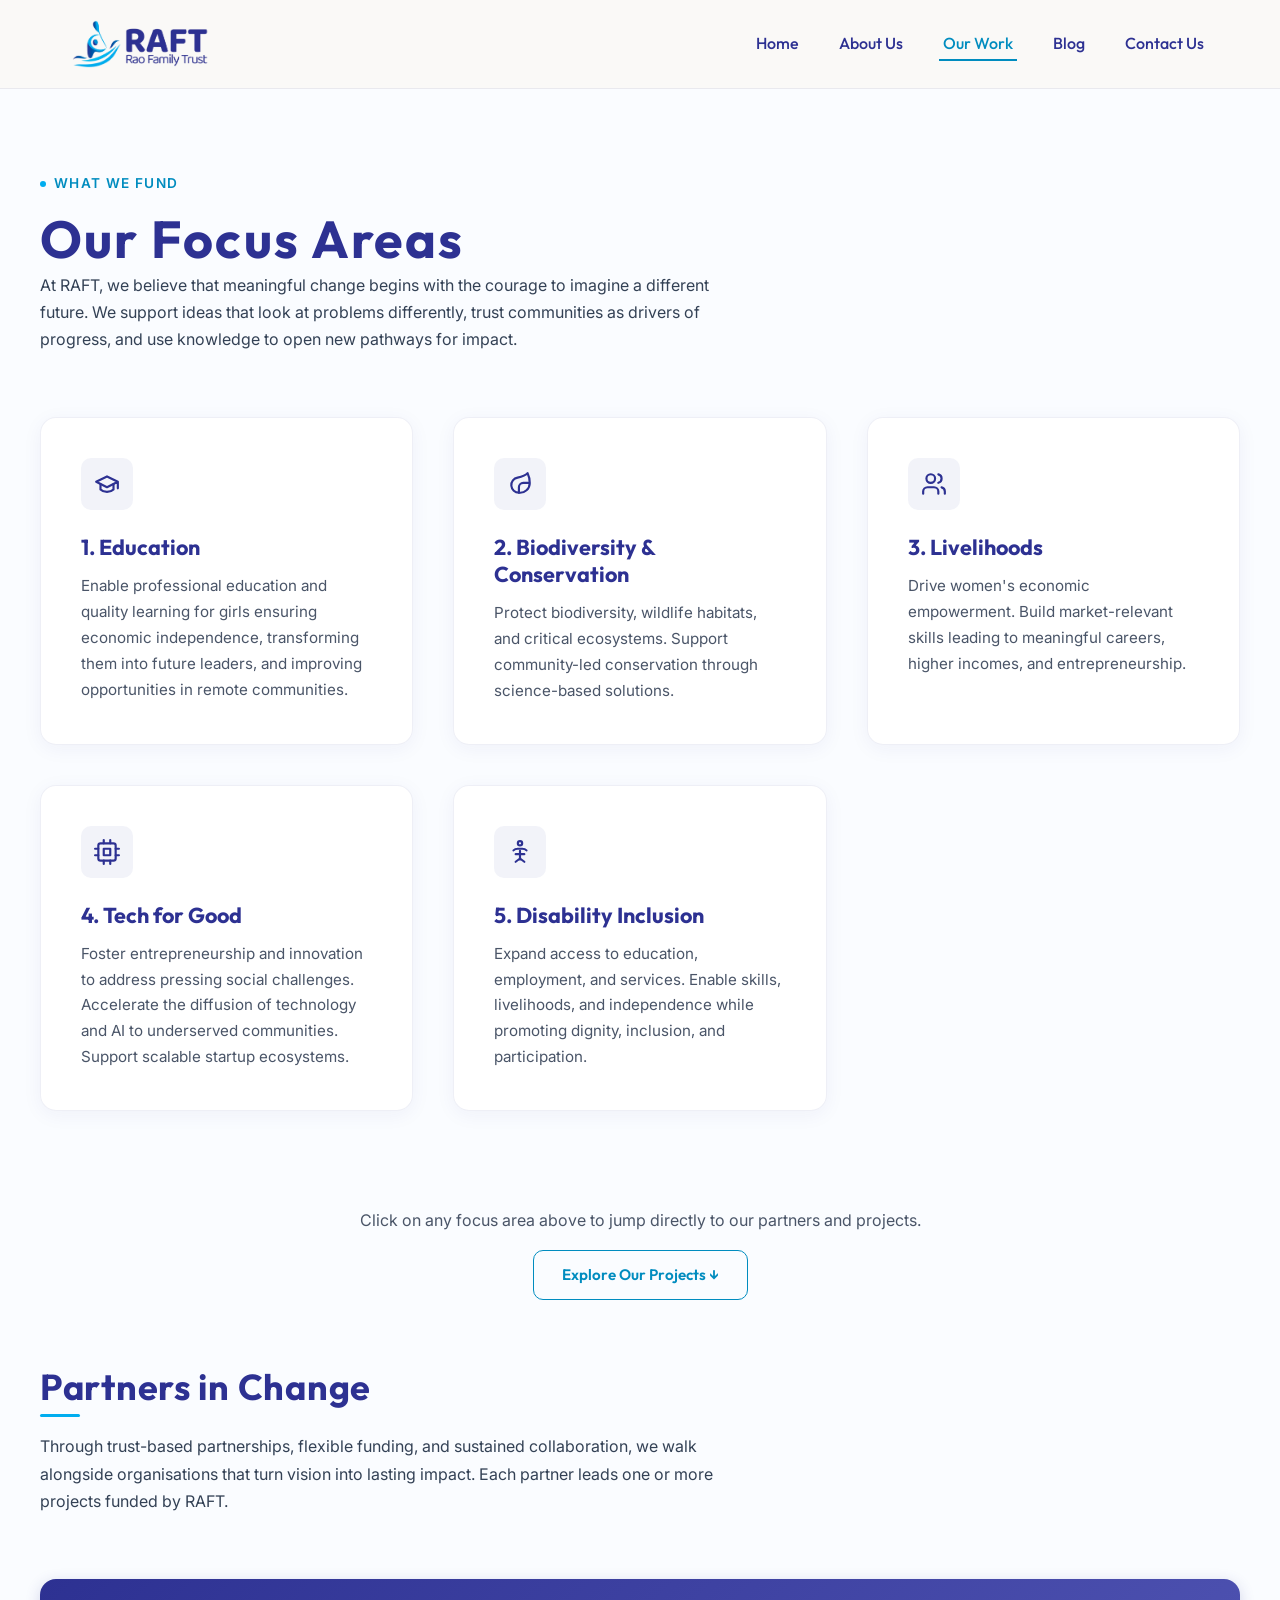
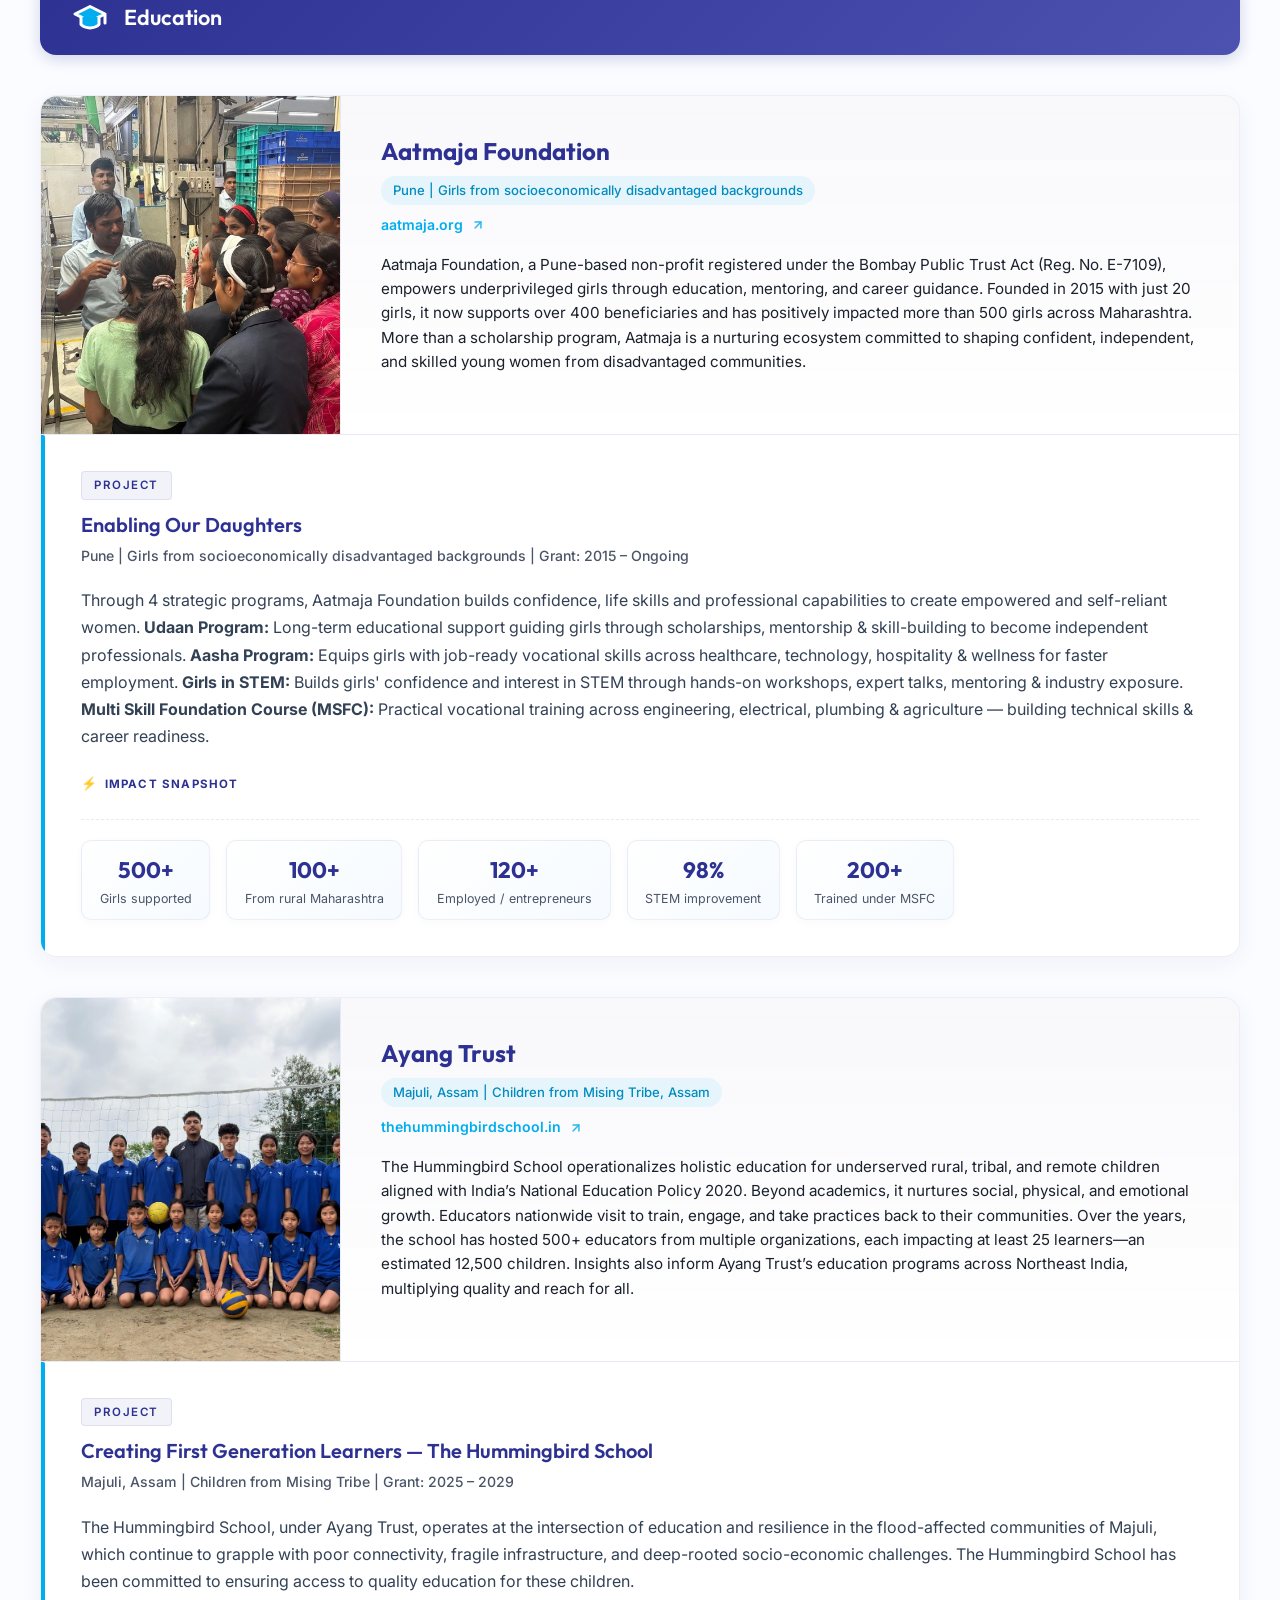
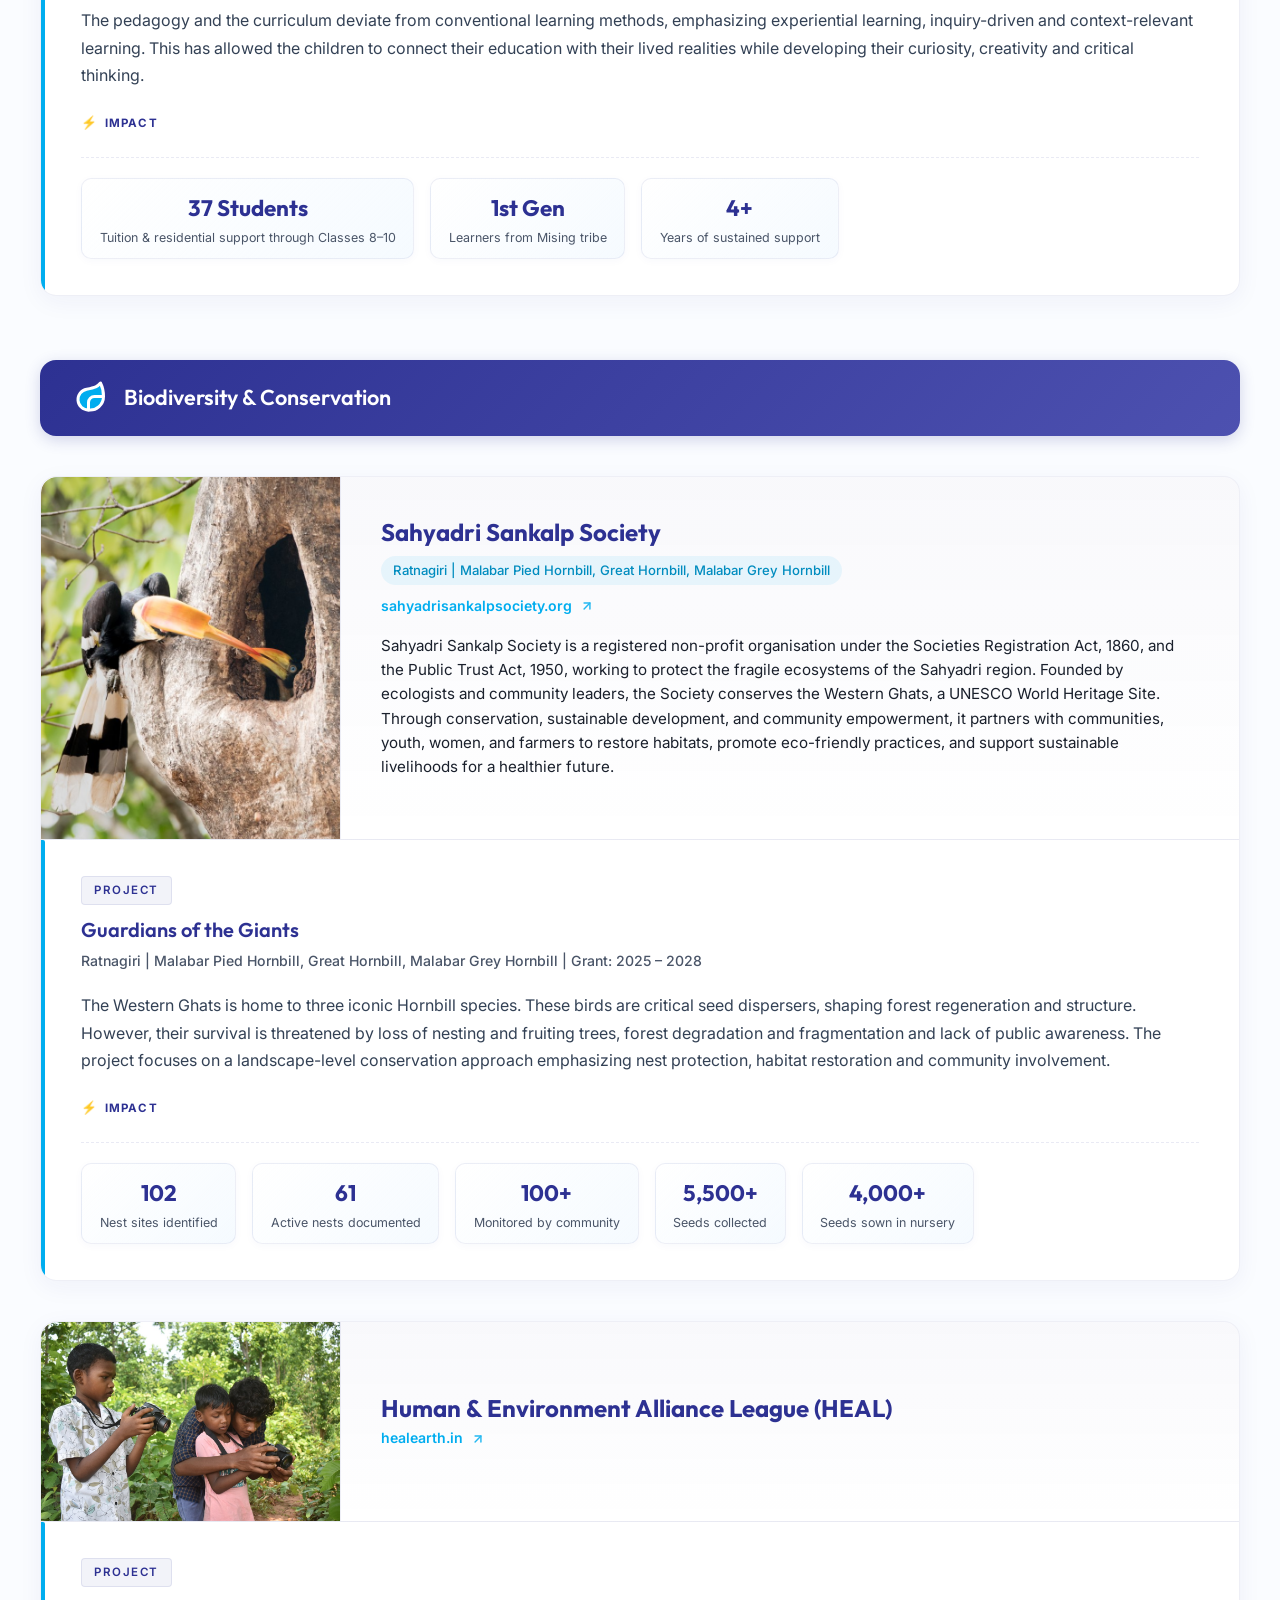
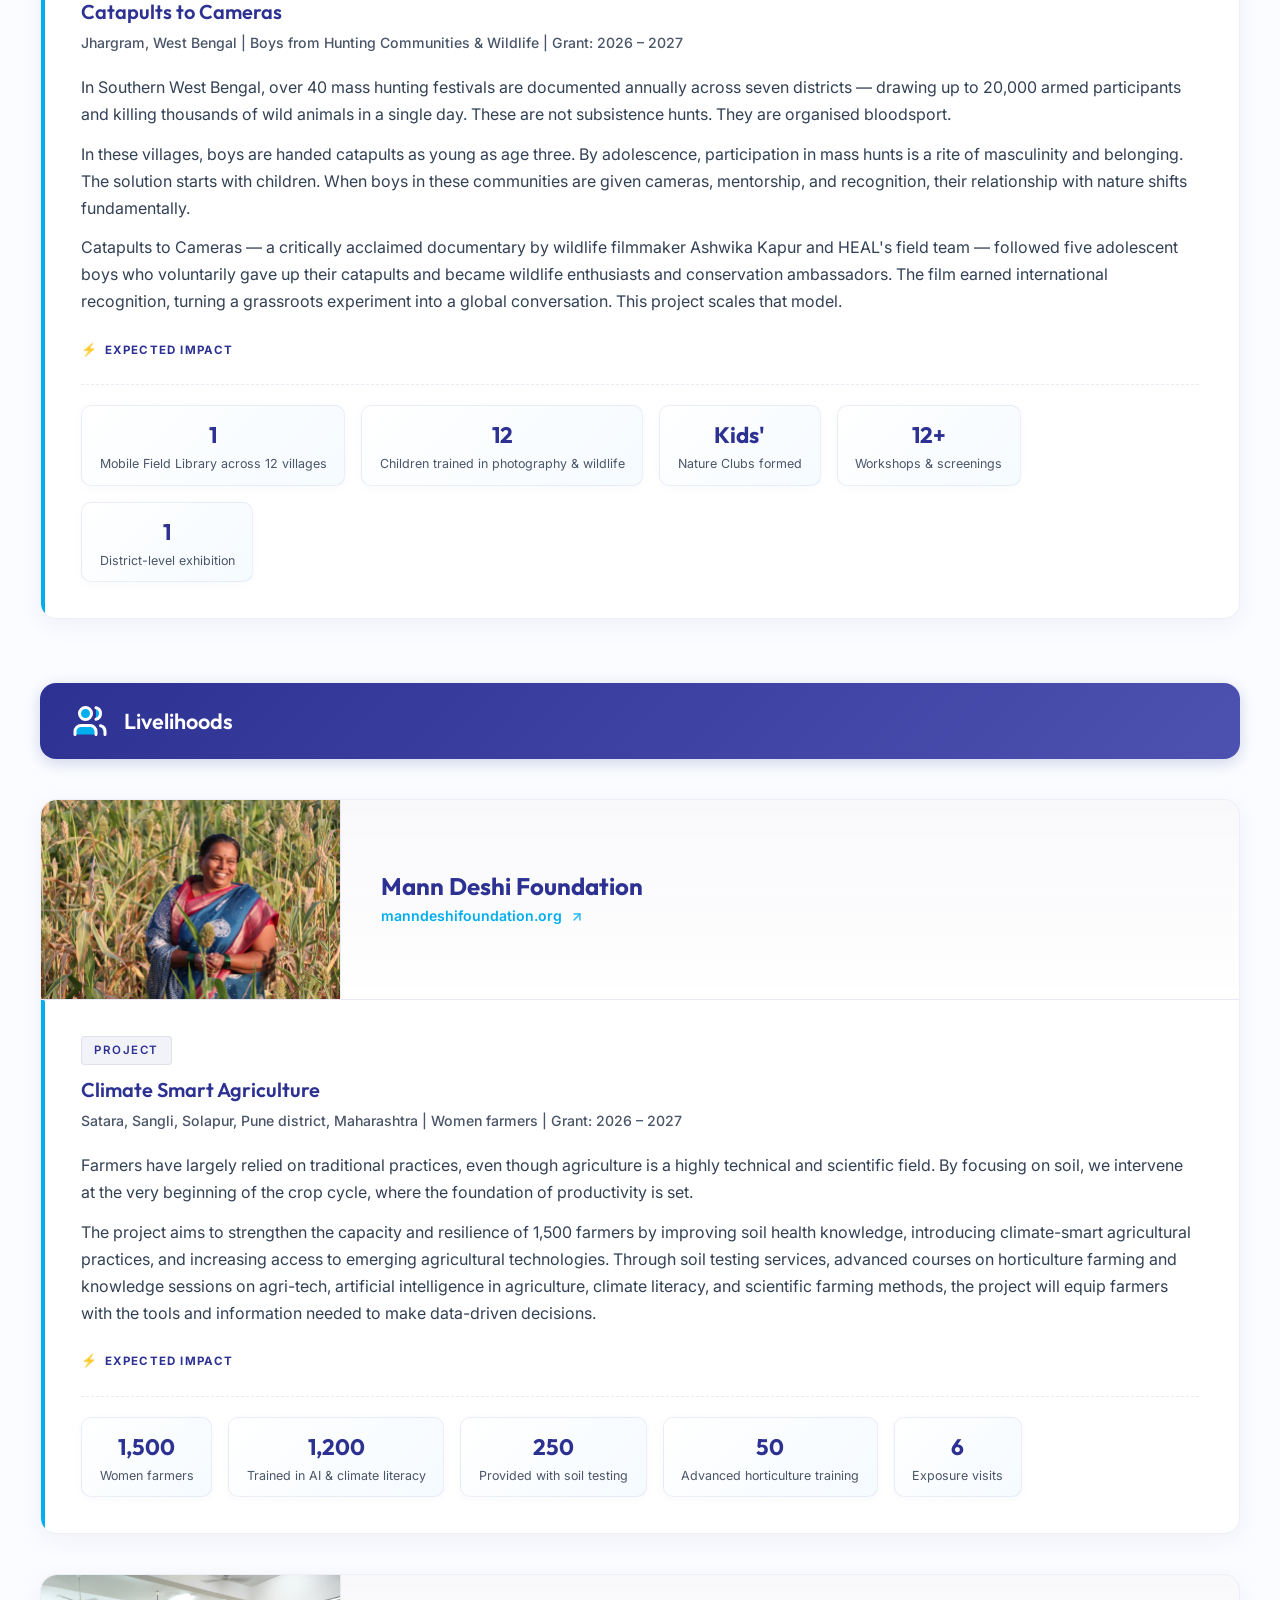
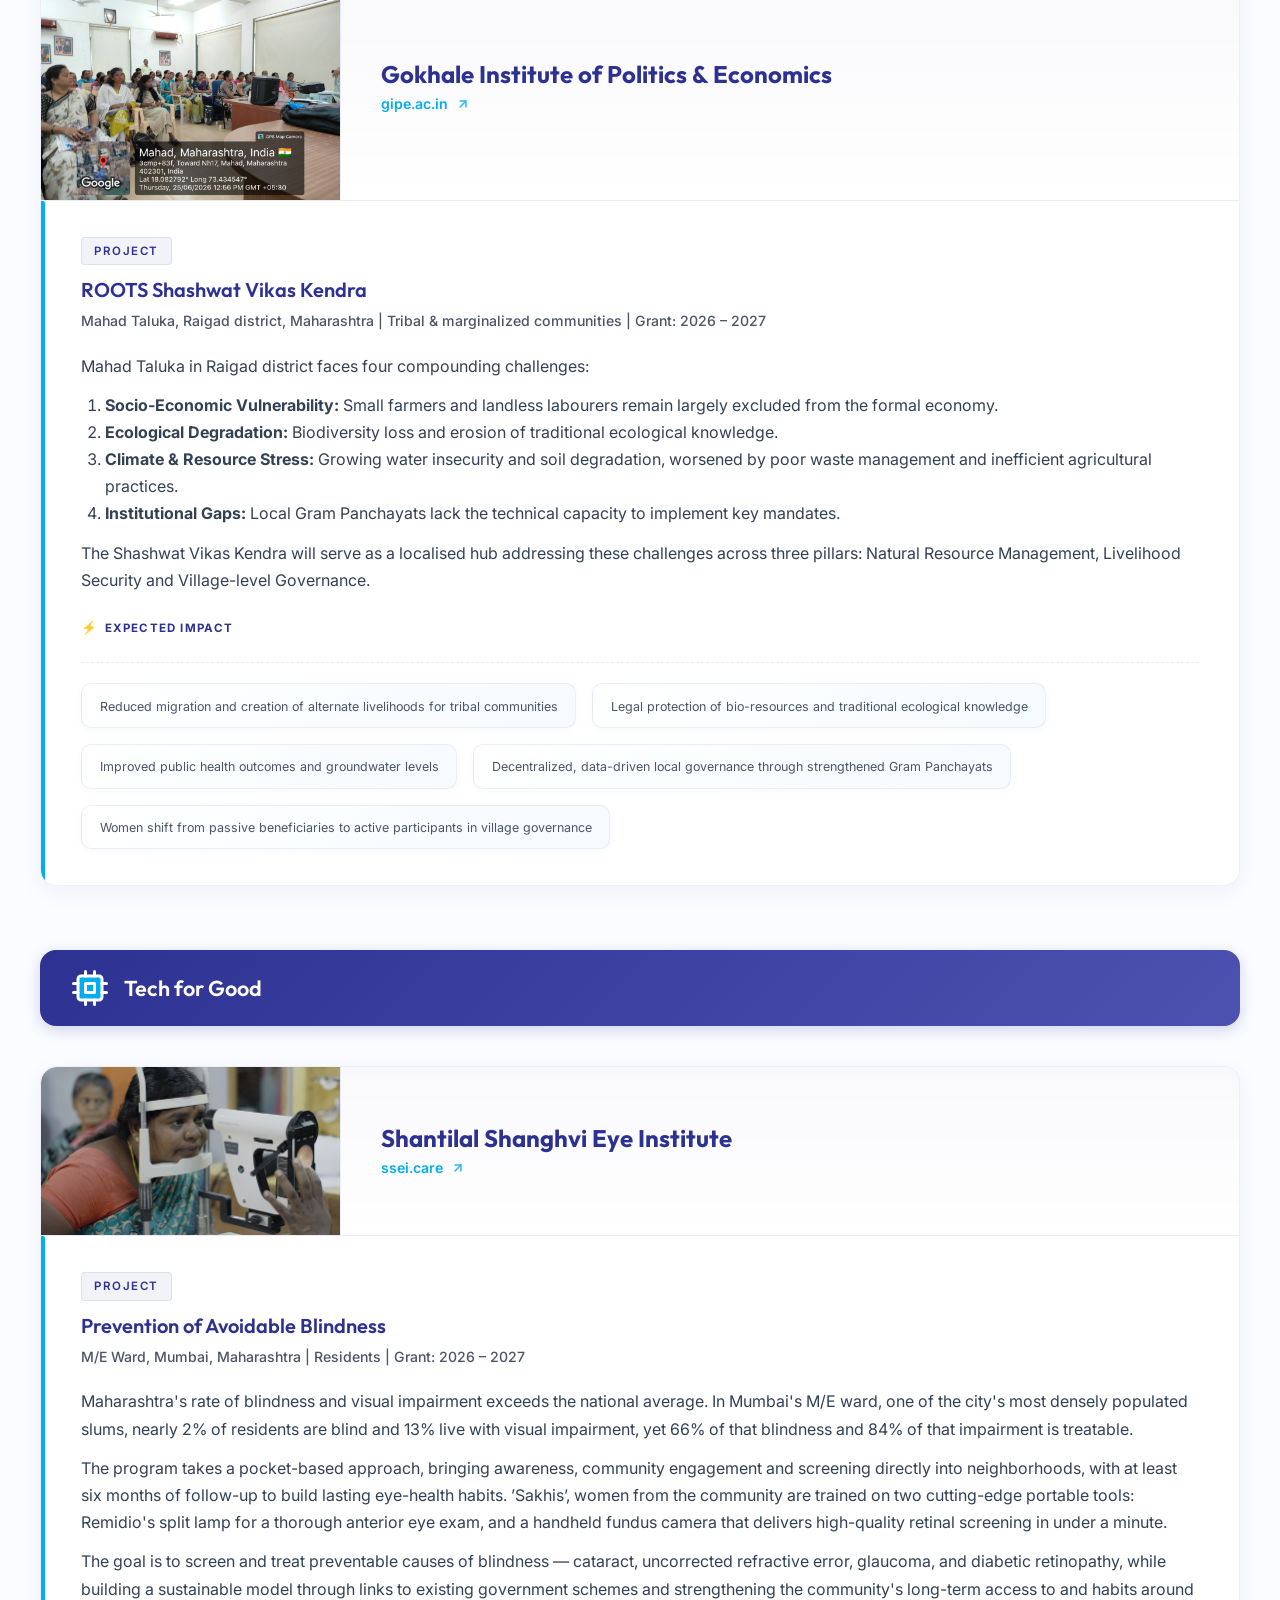
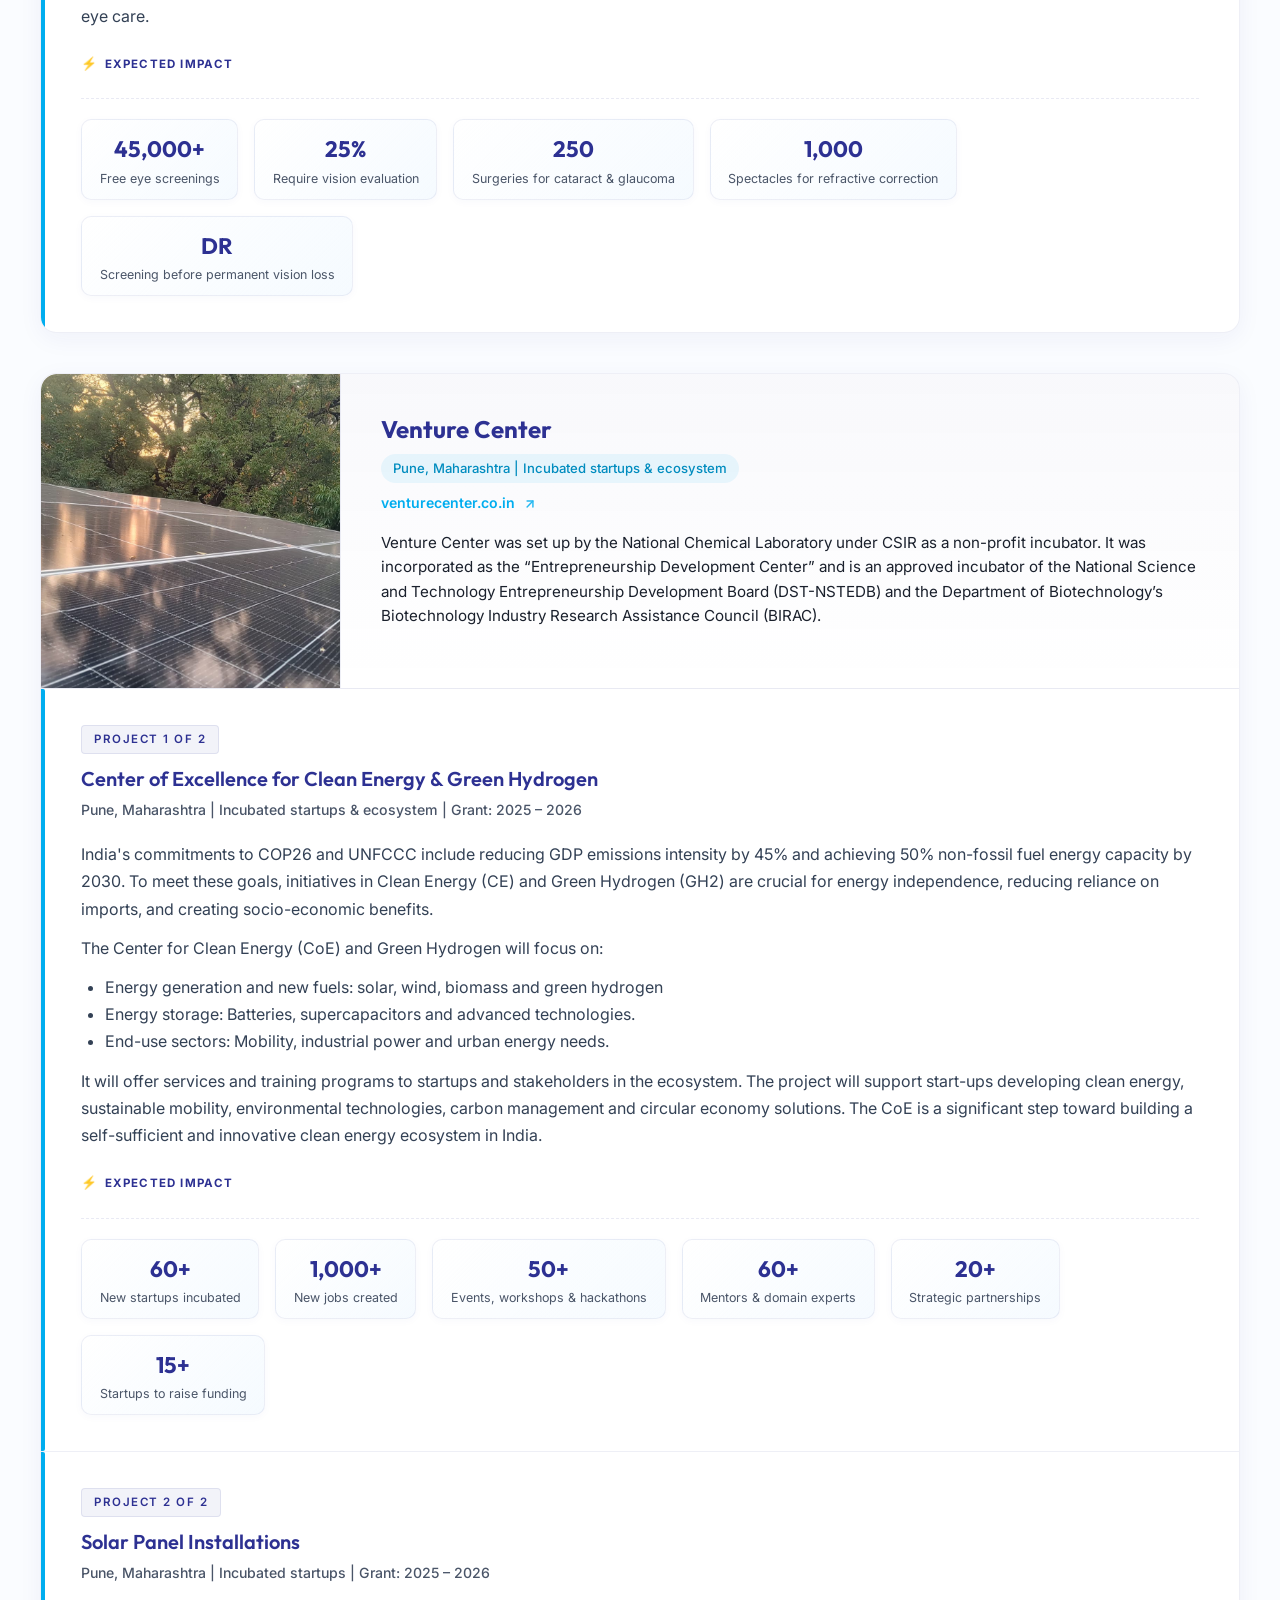
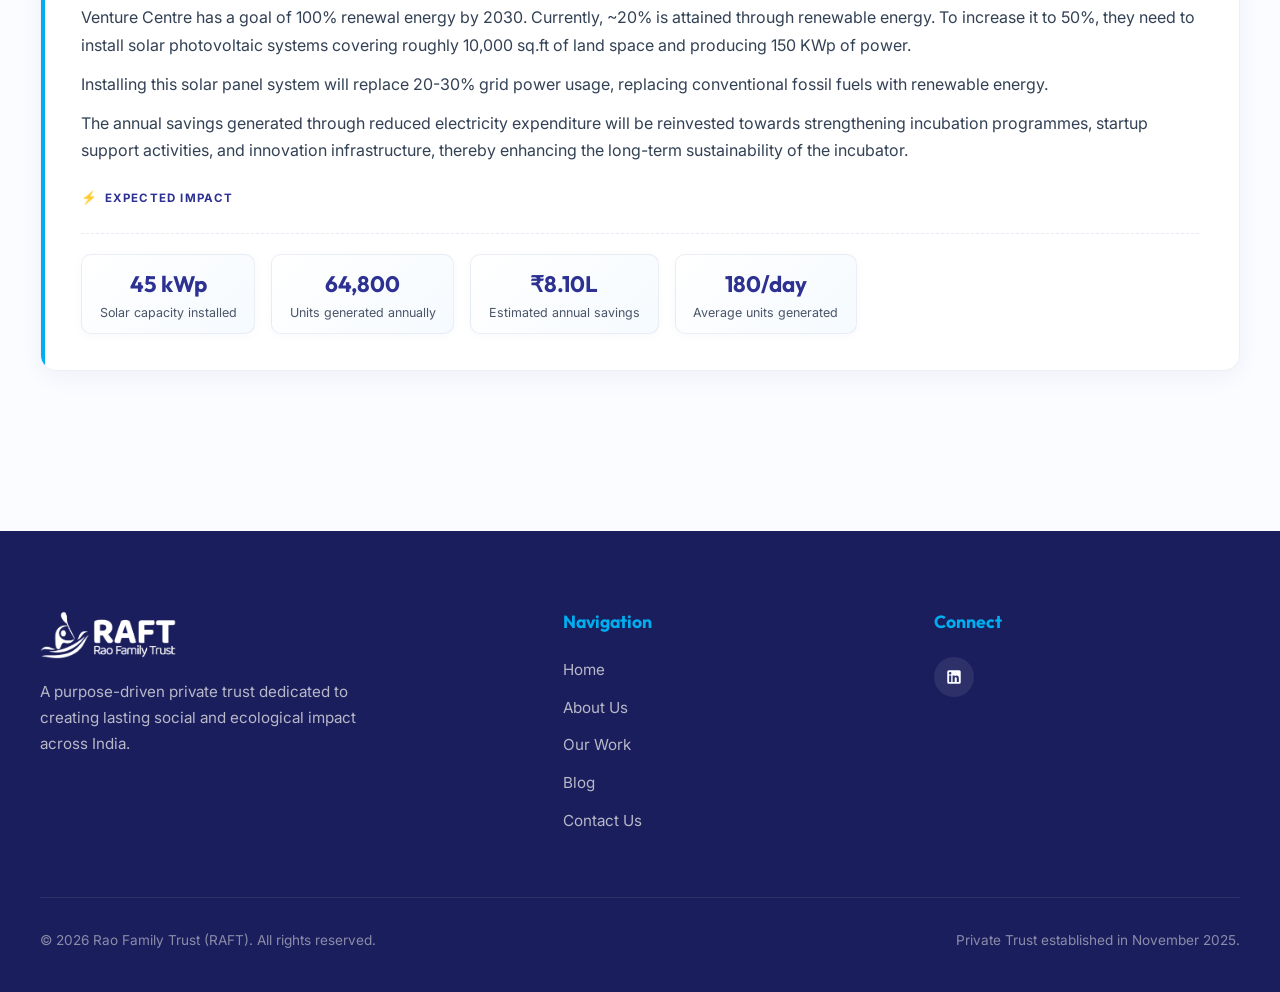
<file: work.html>
<!DOCTYPE html>
<html lang="en">
<head>
  <meta charset="UTF-8">
  <meta name="viewport" content="width=device-width, initial-scale=1.0">
  <meta http-equiv="X-UA-Compatible" content="ie=edge">
  <title>Our Work | Rao Family Trust (RAFT)</title>
  <meta name="description" content="Explore the philanthropic focus areas, trusted partners, and funded projects of the Rao Family Trust (RAFT).">
  
  <link rel="canonical" href="https://raft.org.in/work.html">

  <!-- Open Graph / Facebook -->
  <meta property="og:type" content="website">
  <meta property="og:url" content="https://raft.org.in/work.html">
  <meta property="og:site_name" content="Rao Family Trust (RAFT)">
  <meta property="og:locale" content="en_IN">
  <meta property="og:title" content="Our Work | Rao Family Trust (RAFT)">
  <meta property="og:description" content="Explore the philanthropic focus areas, trusted partners, and funded projects of the Rao Family Trust (RAFT).">
  <meta property="og:image" content="https://raft.org.in/images/vision_mission_banner.jpg">
  
  <!-- Twitter -->
  <meta property="twitter:card" content="summary_large_image">
  <meta property="twitter:url" content="https://raft.org.in/work.html">
  <meta property="twitter:title" content="Our Work | Rao Family Trust (RAFT)">
  <meta property="twitter:description" content="Explore the philanthropic focus areas, trusted partners, and funded projects of the Rao Family Trust (RAFT).">
  <meta property="twitter:image" content="https://raft.org.in/images/vision_mission_banner.jpg">

  <!-- Favicons -->
  <link rel="icon" type="image/png" sizes="32x32" href="/images/favicon-32x32.png">
  <link rel="icon" type="image/png" sizes="192x192" href="/images/favicon.png">
  <link rel="apple-touch-icon" sizes="180x180" href="/images/apple-touch-icon.png">

  <link rel="stylesheet" href="/style_v2.css?v=2">
  <style>
    .focus-grid {
      display: grid;
      grid-template-columns: repeat(auto-fill, minmax(360px, 1fr));
      gap: 2.5rem;
      margin-bottom: 6rem;
    }

    .pillar-section { margin-bottom: 4rem; }

    .pillar-header {
      display: flex;
      align-items: center;
      gap: 1rem;
      padding: 1.25rem 2rem;
      background: linear-gradient(135deg, var(--color-primary) 0%, var(--color-primary-light) 100%);
      color: var(--color-white);
      border-radius: var(--border-radius-lg);
      margin-bottom: 2.5rem;
      box-shadow: 0 4px 15px rgba(45, 49, 146, 0.2);
    }

    .pillar-header .pillar-icon { width: 36px; height: 36px; flex-shrink: 0; fill: var(--color-secondary); }
    .pillar-header h3 { color: var(--color-white); font-size: 1.35rem; font-weight: 600; margin: 0; }
    .pillar-header .pillar-count { margin-left: auto; font-size: 0.85rem; color: rgba(255,255,255,0.7); font-weight: 400; white-space: nowrap; }

    .partner-card {
      background: var(--color-bg-card);
      border: 1px solid var(--color-border);
      border-radius: var(--border-radius-lg);
      overflow: hidden;
      box-shadow: 0 6px 24px rgba(45, 49, 146, 0.05);
      margin-bottom: 2.5rem;
      transition: var(--transition-smooth);
    }
    .partner-card:hover { transform: translateY(-4px); box-shadow: 0 12px 36px rgba(45, 49, 146, 0.1); border-color: rgba(45, 49, 146, 0.15); }
    .partner-card:last-child { margin-bottom: 0; }

    .partner-header {
      display: flex; align-items: stretch; gap: 0;
      padding: 0;
      border-bottom: 1px solid var(--color-border);
      background: linear-gradient(180deg, rgba(45, 49, 146, 0.03) 0%, transparent 100%);
    }
    .partner-header .partner-img { width: 300px; height: auto; border-radius: 0; object-fit: cover; flex-shrink: 0; border-right: 1px solid var(--color-border); border-top-left-radius: var(--border-radius-lg); }
    .partner-header .partner-info { padding: 2.5rem; display: flex; flex-direction: column; justify-content: center; align-items: flex-start; }
    .partner-header .partner-info h3 { font-size: 1.5rem; margin-bottom: 0.25rem; color: var(--color-primary); }
    
    .partner-title-meta {
      display: inline-block;
      font-size: 0.82rem;
      font-weight: 500;
      color: var(--color-secondary-dark);
      background: rgba(0, 173, 239, 0.08);
      padding: 0.25rem 0.75rem;
      border-radius: 50px;
      margin: 0.35rem 0 0.6rem;
      align-self: flex-start;
    }

    .partner-header .partner-info .partner-url { font-size: 0.88rem; color: var(--color-secondary); font-weight: 600; display: inline-flex; align-items: center; }
    .partner-header .partner-info .partner-url a { color: var(--color-secondary); text-decoration: none; transition: var(--transition-fast); display: inline-flex; align-items: center; gap: 0.25rem; }
    .partner-header .partner-info .partner-url a:hover { color: var(--color-primary); }

    .project-card {
      padding: 2.25rem 2.5rem;
      border-bottom: 1px solid var(--color-border);
      position: relative;
    }
    .project-card:last-child { border-bottom: none; }
    .project-card::before { content: ''; position: absolute; left: 0; top: 0; bottom: 0; width: 4px; background: var(--color-secondary); border-radius: 0 2px 2px 0; }

    .project-card .project-label {
      display: inline-block; font-size: 0.72rem; font-weight: 600;
      text-transform: uppercase; letter-spacing: 1.5px; color: var(--color-primary);
      background: rgba(45, 49, 146, 0.06); border: 1px solid rgba(45, 49, 146, 0.1); padding: 0.25rem 0.75rem; border-radius: 4px; margin-bottom: 0.75rem;
    }
    .project-card h4 { font-size: 1.25rem; font-weight: 600; color: var(--color-primary); margin-bottom: 0.5rem; }
    .project-card .project-meta { font-size: 0.88rem; color: var(--color-text-muted); margin-bottom: 1.25rem; font-weight: 500; }
    .project-card .project-desc { font-size: 1rem; color: #334155; line-height: 1.7; margin-bottom: 1.25rem; }

    .project-card .impact-row {
      display: flex; flex-wrap: wrap; gap: 1rem; margin-top: 1rem;
      padding-top: 1.25rem; border-top: 1px dashed rgba(45, 49, 146, 0.1);
    }
    .project-card .impact-stat {
      text-align: center;
      min-width: 90px;
      padding: 0.75rem 1.1rem;
      background: linear-gradient(135deg, rgba(255, 255, 255, 0.95) 0%, rgba(240, 248, 255, 0.65) 100%);
      border: 1px solid rgba(45, 49, 146, 0.08);
      border-radius: var(--border-radius-md);
      box-shadow: 0 2px 8px rgba(45, 49, 146, 0.03);
      transition: var(--transition-fast);
    }
    .project-card .impact-stat:hover {
      transform: translateY(-2px);
      box-shadow: 0 6px 16px rgba(45, 49, 146, 0.08);
      border-color: rgba(0, 173, 239, 0.35);
    }
    .project-card .impact-stat .stat-value { font-size: 1.4rem; font-weight: 700; color: var(--color-primary); font-family: var(--font-heading); }
    .project-card .impact-stat .stat-label { font-size: 0.78rem; color: var(--color-text-muted); line-height: 1.3; margin-top: 0.15rem; }

    .impact-label-tag { display: inline-flex; align-items: center; gap: 0.4rem; font-size: 0.72rem; font-weight: 700; text-transform: uppercase; letter-spacing: 1.2px; color: var(--color-primary); margin-bottom: 0.5rem; }
    .impact-label-tag::before { content: '⚡'; font-size: 0.8rem; }

    @media (max-width: 768px) {
      .partner-header { flex-direction: column; text-align: center; padding: 1.5rem; }
      .project-card { padding: 1.5rem; }
      .pillar-header { flex-direction: column; text-align: center; gap: 0.5rem; }
      .pillar-header .pillar-count { margin-left: 0; }
    }
    html { scroll-behavior: smooth; }
  </style>
</head>
<body>

  <!-- Header Navigation -->
  <header>
    <div class="nav-container">
      <a href="index.html" class="logo">
        <img src="/images/logo_v2.png" alt="Rao Family Trust Logo" class="logo-img">
      </a>
      <button class="mobile-toggle" aria-label="Toggle Menu">
        <span></span><span></span><span></span>
      </button>
      <ul class="nav-menu">
        <li><a href="index.html" class="nav-link">Home</a></li>
        <li><a href="about.html" class="nav-link">About Us</a></li>
        <li><a href="work.html" class="nav-link">Our Work</a></li>
        <li><a href="blog.html" class="nav-link">Blog</a></li>
        <li><a href="contact.html" class="nav-link">Contact Us</a></li>
      </ul>
    </div>
  </header>

  <!-- Work Page Intro -->
  <section class="section" style="padding-top: 5rem;">
    <div class="section-container">
      <div class="section-header reveal">
        <span class="section-subtitle">What We Fund</span>
        <h1>Our Focus Areas</h1>
        <p>At RAFT, we believe that meaningful change begins with the courage to imagine a different future. We support ideas that look at problems differently, trust communities as drivers of progress, and use knowledge to open new pathways for impact.</p>
      </div>



      <!-- Grid of 5 Focus Areas -->
      <div class="focus-grid reveal">
        <a href="#education" class="card" style="text-decoration: none; color: inherit;">
          <div class="card-icon">
            <svg viewBox="0 0 24 24" fill="none" stroke="currentColor" stroke-width="2" stroke-linecap="round" stroke-linejoin="round">
              <path d="M22 10v6M2 10l10-5 10 5-10 5z"/>
              <path d="M6 12v5c3 3 9 3 12 0v-5"/>
            </svg>
          </div>
          <h3>1. Education</h3>
          <p>Enable professional education and quality learning for girls ensuring economic independence, transforming them into future leaders, and improving opportunities in remote communities.</p>
        </a>
        <a href="#biodiversity" class="card" style="text-decoration: none; color: inherit;">
          <div class="card-icon">
            <svg viewBox="0 0 24 24" fill="none" stroke="currentColor" stroke-width="2" stroke-linecap="round" stroke-linejoin="round">
              <path d="M11 20A7 7 0 0 1 9.8 6.1C15.5 5 17 4.4 19 2c1 2 2 4.1 2 9a9 9 0 0 1-10 9Z"/>
              <path d="M11 20v-5a4 4 0 0 1 4-4h5"/>
            </svg>
          </div>
          <h3>2. Biodiversity & Conservation</h3>
          <p>Protect biodiversity, wildlife habitats, and critical ecosystems. Support community-led conservation through science-based solutions.</p>
        </a>
        <a href="#livelihoods" class="card" style="text-decoration: none; color: inherit;">
          <div class="card-icon">
            <svg viewBox="0 0 24 24" fill="none" stroke="currentColor" stroke-width="2" stroke-linecap="round" stroke-linejoin="round">
              <path d="M16 21v-2a4 4 0 0 0-4-4H6a4 4 0 0 0-4 4v2"/>
              <circle cx="9" cy="7" r="4"/>
              <path d="M22 21v-2a4 4 0 0 0-3-3.87"/>
              <path d="M16 3.13a4 4 0 0 1 0 7.75"/>
            </svg>
          </div>
          <h3>3. Livelihoods</h3>
          <p>Drive women's economic empowerment. Build market-relevant skills leading to meaningful careers, higher incomes, and entrepreneurship.</p>
        </a>
        <a href="#tech" class="card" style="text-decoration: none; color: inherit;">
          <div class="card-icon">
            <svg viewBox="0 0 24 24" fill="none" stroke="currentColor" stroke-width="2" stroke-linecap="round" stroke-linejoin="round">
              <rect x="4" y="4" width="16" height="16" rx="2" ry="2"/>
              <rect x="9" y="9" width="6" height="6"/>
              <line x1="9" y1="1" x2="9" y2="4"/>
              <line x1="15" y1="1" x2="15" y2="4"/>
              <line x1="9" y1="20" x2="9" y2="23"/>
              <line x1="15" y1="20" x2="15" y2="23"/>
              <line x1="20" y1="9" x2="23" y2="9"/>
              <line x1="20" y1="15" x2="23" y2="15"/>
              <line x1="1" y1="9" x2="4" y2="9"/>
              <line x1="1" y1="15" x2="4" y2="15"/>
            </svg>
          </div>
          <h3>4. Tech for Good</h3>
          <p>Foster entrepreneurship and innovation to address pressing social challenges. Accelerate the diffusion of technology and AI to underserved communities. Support scalable startup ecosystems.</p>
        </a>
        <a href="#disability" class="card" style="text-decoration: none; color: inherit;">
          <div class="card-icon">
            <svg viewBox="0 0 24 24" fill="none" stroke="currentColor" stroke-width="2" stroke-linecap="round" stroke-linejoin="round">
              <circle cx="12" cy="4" r="2"/>
              <path d="M18 10.5C17.17 9.57 15.65 9 14 9h-4c-1.65 0-3.17.57-4 1.5"/>
              <path d="M8 14h8"/>
              <path d="M12 11v8"/>
              <path d="M8 21l4-3 4 3"/>
            </svg>
          </div>
          <h3>5. Disability Inclusion</h3>
          <p>Expand access to education, employment, and services. Enable skills, livelihoods, and independence while promoting dignity, inclusion, and participation.</p>
        </a>
      </div>

      <div class="reveal" style="text-align: center; margin: 1.5rem 0 4rem;">
        <p style="color: var(--color-text-muted); font-size: 1rem; margin-bottom: 1rem;">Click on any focus area above to jump directly to our partners and projects.</p>
        <a href="#education" class="btn btn-secondary" style="display: inline-flex; align-items: center; gap: 0.5rem;">Explore Our Projects &darr;</a>
      </div>

      <!-- ═══════════════════════════════════════════════ -->
      <!-- SECTION: PARTNERS IN CHANGE & PROJECTS               -->
      <!-- ═══════════════════════════════════════════════ -->
      <div class="section-header reveal" style="margin-top: 0;">
        <h2>Partners in Change</h2>
        <p>Through trust-based partnerships, flexible funding, and sustained collaboration, we walk alongside organisations that turn vision into lasting impact. Each partner leads one or more projects funded by RAFT.</p>
      </div>

      <!-- PILLAR: EDUCATION -->
      <div id="education" class="pillar-section reveal">
        <div class="pillar-header">
          <svg class="pillar-icon" viewBox="0 0 24 24" fill="none" stroke="currentColor" stroke-width="2" stroke-linecap="round" stroke-linejoin="round">
            <path d="M22 10v6M2 10l10-5 10 5-10 5z"/>
            <path d="M6 12v5c3 3 9 3 12 0v-5"/>
          </svg>
          <h3>Education</h3>
        </div>

        <!-- Partner: Aatmaja Foundation -->
        <div class="partner-card">
          <div class="partner-header">
            <img src="/images/partner_aatmaja.jpg" alt="Aatmaja Foundation" class="partner-img">
            <div class="partner-info">
              <h3>Aatmaja Foundation</h3>
              <div class="partner-title-meta">Pune | Girls from socioeconomically disadvantaged backgrounds</div>
              <div class="partner-url"><a href="https://aatmaja.org" target="_blank" rel="noopener noreferrer">aatmaja.org <svg class="external-link-icon" width="14" height="14" viewBox="0 0 24 24" fill="none" stroke="currentColor" stroke-width="2.5" stroke-linecap="round" stroke-linejoin="round"><line x1="7" y1="17" x2="17" y2="7"></line><polyline points="7 7 17 7 17 17"></polyline></svg></a></div>
              <p class="partner-description" style="margin-top: 1rem; font-size: 0.95rem; color: var(--color-text); line-height: 1.6;">Aatmaja Foundation, a Pune-based non-profit registered under the Bombay Public Trust Act (Reg. No. E-7109), empowers underprivileged girls through education, mentoring, and career guidance. Founded in 2015 with just 20 girls, it now supports over 400 beneficiaries and has positively impacted more than 500 girls across Maharashtra. More than a scholarship program, Aatmaja is a nurturing ecosystem committed to shaping confident, independent, and skilled young women from disadvantaged communities.</p>
            </div>
          </div>
          <div class="project-card">
            <div class="project-label">Project</div>
            <h4>Enabling Our Daughters</h4>
            <div class="project-meta">Pune | Girls from socioeconomically disadvantaged backgrounds | Grant: 2015 – Ongoing</div>
            <div class="project-desc">
              Through 4 strategic programs, Aatmaja Foundation builds confidence, life skills and professional capabilities to create empowered and self-reliant women.
              <strong>Udaan Program:</strong> Long-term educational support guiding girls through scholarships, mentorship &amp; skill-building to become independent professionals.
              <strong>Aasha Program:</strong> Equips girls with job-ready vocational skills across healthcare, technology, hospitality &amp; wellness for faster employment.
              <strong>Girls in STEM:</strong> Builds girls' confidence and interest in STEM through hands-on workshops, expert talks, mentoring &amp; industry exposure.
              <strong>Multi Skill Foundation Course (MSFC):</strong> Practical vocational training across engineering, electrical, plumbing &amp; agriculture — building technical skills &amp; career readiness.
            </div>
            <div class="impact-label-tag">Impact Snapshot</div>
            <div class="impact-row">
              <div class="impact-stat"><div class="stat-value">500+</div><div class="stat-label">Girls supported</div></div>
              <div class="impact-stat"><div class="stat-value">100+</div><div class="stat-label">From rural Maharashtra</div></div>
              <div class="impact-stat"><div class="stat-value">120+</div><div class="stat-label">Employed / entrepreneurs</div></div>
              <div class="impact-stat"><div class="stat-value">98%</div><div class="stat-label">STEM improvement</div></div>
              <div class="impact-stat"><div class="stat-value">200+</div><div class="stat-label">Trained under MSFC</div></div>
            </div>
          </div>
        </div>

        <!-- Partner: Ayang Trust -->
        <div class="partner-card">
          <div class="partner-header">
            <img src="/images/partner_hummingbird.jpg" alt="Ayang Trust – The Hummingbird School" class="partner-img">
            <div class="partner-info">
              <h3>Ayang Trust</h3>
              <div class="partner-title-meta">Majuli, Assam | Children from Mising Tribe, Assam</div>
              <div class="partner-url"><a href="https://thehummingbirdschool.in" target="_blank" rel="noopener noreferrer">thehummingbirdschool.in <svg class="external-link-icon" width="14" height="14" viewBox="0 0 24 24" fill="none" stroke="currentColor" stroke-width="2.5" stroke-linecap="round" stroke-linejoin="round"><line x1="7" y1="17" x2="17" y2="7"></line><polyline points="7 7 17 7 17 17"></polyline></svg></a></div>
              <p class="partner-description" style="margin-top: 1rem; font-size: 0.95rem; color: var(--color-text); line-height: 1.6;">The Hummingbird School operationalizes holistic education for underserved rural, tribal, and remote children aligned with India’s National Education Policy 2020. Beyond academics, it nurtures social, physical, and emotional growth. Educators nationwide visit to train, engage, and take practices back to their communities. Over the years, the school has hosted 500+ educators from multiple organizations, each impacting at least 25 learners—an estimated 12,500 children. Insights also inform Ayang Trust’s education programs across Northeast India, multiplying quality and reach for all.</p>
            </div>
          </div>
          <div class="project-card">
            <div class="project-label">Project</div>
            <h4>Creating First Generation Learners — The Hummingbird School</h4>
            <div class="project-meta">Majuli, Assam | Children from Mising Tribe | Grant: 2025 – 2029</div>
            <div class="project-desc">
              <p style="margin-bottom: 0.75rem;">The Hummingbird School, under Ayang Trust, operates at the intersection of education and resilience in the flood-affected communities of Majuli, which continue to grapple with poor connectivity, fragile infrastructure, and deep-rooted socio-economic challenges. The Hummingbird School has been committed to ensuring access to quality education for these children.</p>
              <p>The pedagogy and the curriculum deviate from conventional learning methods, emphasizing experiential learning, inquiry-driven and context-relevant learning. This has allowed the children to connect their education with their lived realities while developing their curiosity, creativity and critical thinking.</p>
            </div>
            <div class="impact-label-tag">Impact</div>
            <div class="impact-row">
              <div class="impact-stat"><div class="stat-value">37 Students</div><div class="stat-label">Tuition &amp; residential support through Classes 8–10</div></div>
              <div class="impact-stat"><div class="stat-value">1st Gen</div><div class="stat-label">Learners from Mising tribe</div></div>
              <div class="impact-stat"><div class="stat-value">4+</div><div class="stat-label">Years of sustained support</div></div>
            </div>
          </div>
        </div>
      </div>

      <!-- PILLAR: BIODIVERSITY & CONSERVATION -->
      <div id="biodiversity" class="pillar-section reveal">
        <div class="pillar-header">
          <svg class="pillar-icon" viewBox="0 0 24 24" fill="none" stroke="currentColor" stroke-width="2" stroke-linecap="round" stroke-linejoin="round">
            <path d="M11 20A7 7 0 0 1 9.8 6.1C15.5 5 17 4.4 19 2c1 2 2 4.1 2 9a9 9 0 0 1-10 9Z"/>
            <path d="M11 20v-5a4 4 0 0 1 4-4h5"/>
          </svg>
          <h3>Biodiversity &amp; Conservation</h3>
        </div>

        <!-- Partner: Sahyadri Sankalp Society -->
        <div class="partner-card">
          <div class="partner-header">
            <img src="/images/partner_sahyadri_2.jpg" alt="Sahyadri Sankalp Society" class="partner-img">
            <div class="partner-info">
              <h3>Sahyadri Sankalp Society</h3>
              <div class="partner-title-meta">Ratnagiri | Malabar Pied Hornbill, Great Hornbill, Malabar Grey Hornbill</div>
              <div class="partner-url"><a href="https://sahyadrisankalpsociety.org" target="_blank" rel="noopener noreferrer">sahyadrisankalpsociety.org <svg class="external-link-icon" width="14" height="14" viewBox="0 0 24 24" fill="none" stroke="currentColor" stroke-width="2.5" stroke-linecap="round" stroke-linejoin="round"><line x1="7" y1="17" x2="17" y2="7"></line><polyline points="7 7 17 7 17 17"></polyline></svg></a></div>
              <p class="partner-description" style="margin-top: 1rem; font-size: 0.95rem; color: var(--color-text); line-height: 1.6;">Sahyadri Sankalp Society is a registered non-profit organisation under the Societies Registration Act, 1860, and the Public Trust Act, 1950, working to protect the fragile ecosystems of the Sahyadri region. Founded by ecologists and community leaders, the Society conserves the Western Ghats, a UNESCO World Heritage Site. Through conservation, sustainable development, and community empowerment, it partners with communities, youth, women, and farmers to restore habitats, promote eco-friendly practices, and support sustainable livelihoods for a healthier future.</p>
            </div>
          </div>
          <div class="project-card">
            <div class="project-label">Project</div>
            <h4>Guardians of the Giants</h4>
            <div class="project-meta">Ratnagiri | Malabar Pied Hornbill, Great Hornbill, Malabar Grey Hornbill | Grant: 2025 – 2028</div>
            <div class="project-desc">
              The Western Ghats is home to three iconic Hornbill species. These birds are critical seed dispersers, shaping forest regeneration and structure. However, their survival is threatened by loss of nesting and fruiting trees, forest degradation and fragmentation and lack of public awareness. The project focuses on a landscape-level conservation approach emphasizing nest protection, habitat restoration and community involvement.
            </div>
            <div class="impact-label-tag">Impact</div>
            <div class="impact-row">
              <div class="impact-stat"><div class="stat-value">102</div><div class="stat-label">Nest sites identified</div></div>
              <div class="impact-stat"><div class="stat-value">61</div><div class="stat-label">Active nests documented</div></div>
              <div class="impact-stat"><div class="stat-value">100+</div><div class="stat-label">Monitored by community</div></div>
              <div class="impact-stat"><div class="stat-value">5,500+</div><div class="stat-label">Seeds collected</div></div>
              <div class="impact-stat"><div class="stat-value">4,000+</div><div class="stat-label">Seeds sown in nursery</div></div>
            </div>
          </div>
        </div>

        <!-- Partner: HEAL -->
        <div class="partner-card">
          <div class="partner-header">
            <img src="/images/partner_heal.jpg" alt="Human &amp; Environment Alliance League" class="partner-img">
            <div class="partner-info">
              <h3>Human &amp; Environment Alliance League (HEAL)</h3>
              <div class="partner-url"><a href="https://healearth.in" target="_blank" rel="noopener noreferrer">healearth.in <svg class="external-link-icon" width="14" height="14" viewBox="0 0 24 24" fill="none" stroke="currentColor" stroke-width="2.5" stroke-linecap="round" stroke-linejoin="round"><line x1="7" y1="17" x2="17" y2="7"></line><polyline points="7 7 17 7 17 17"></polyline></svg></a></div>
            </div>
          </div>
          <div class="project-card">
            <div class="project-label">Project</div>
            <h4>Catapults to Cameras</h4>
            <div class="project-meta">Jhargram, West Bengal | Boys from Hunting Communities &amp; Wildlife | Grant: 2026 – 2027</div>
            <div class="project-desc">
              <p style="margin-bottom: 0.75rem;">In Southern West Bengal, over 40 mass hunting festivals are documented annually across seven districts — drawing up to 20,000 armed participants and killing thousands of wild animals in a single day. These are not subsistence hunts. They are organised bloodsport.</p>
              <p style="margin-bottom: 0.75rem;">In these villages, boys are handed catapults as young as age three. By adolescence, participation in mass hunts is a rite of masculinity and belonging. The solution starts with children. When boys in these communities are given cameras, mentorship, and recognition, their relationship with nature shifts fundamentally.</p>
              <p>Catapults to Cameras — a critically acclaimed documentary by wildlife filmmaker Ashwika Kapur and HEAL's field team — followed five adolescent boys who voluntarily gave up their catapults and became wildlife enthusiasts and conservation ambassadors. The film earned international recognition, turning a grassroots experiment into a global conversation. This project scales that model.</p>
            </div>
            <div class="impact-label-tag">Expected Impact</div>
            <div class="impact-row">
              <div class="impact-stat"><div class="stat-value">1</div><div class="stat-label">Mobile Field Library across 12 villages</div></div>
              <div class="impact-stat"><div class="stat-value">12</div><div class="stat-label">Children trained in photography &amp; wildlife</div></div>
              <div class="impact-stat"><div class="stat-value">Kids'</div><div class="stat-label">Nature Clubs formed</div></div>
              <div class="impact-stat"><div class="stat-value">12+</div><div class="stat-label">Workshops &amp; screenings</div></div>
              <div class="impact-stat"><div class="stat-value">1</div><div class="stat-label">District-level exhibition</div></div>
            </div>
          </div>
        </div>
      </div>

      <!-- PILLAR: LIVELIHOODS -->
      <div id="livelihoods" class="pillar-section reveal">
        <div class="pillar-header">
          <svg class="pillar-icon" viewBox="0 0 24 24" fill="none" stroke="currentColor" stroke-width="2" stroke-linecap="round" stroke-linejoin="round">
            <path d="M16 21v-2a4 4 0 0 0-4-4H6a4 4 0 0 0-4 4v2"/>
            <circle cx="9" cy="7" r="4"/>
            <path d="M22 21v-2a4 4 0 0 0-3-3.87"/>
            <path d="M16 3.13a4 4 0 0 1 0 7.75"/>
          </svg>
          <h3>Livelihoods</h3>
        </div>

        <!-- Partner: Mann Deshi Foundation -->
        <div class="partner-card">
          <div class="partner-header">
            <img src="/images/partner_manndeshi.jpg" alt="Mann Deshi Foundation" class="partner-img">
            <div class="partner-info">
              <h3>Mann Deshi Foundation</h3>
              <div class="partner-url"><a href="https://manndeshifoundation.org" target="_blank" rel="noopener noreferrer">manndeshifoundation.org <svg class="external-link-icon" width="14" height="14" viewBox="0 0 24 24" fill="none" stroke="currentColor" stroke-width="2.5" stroke-linecap="round" stroke-linejoin="round"><line x1="7" y1="17" x2="17" y2="7"></line><polyline points="7 7 17 7 17 17"></polyline></svg></a></div>
            </div>
          </div>
          <div class="project-card">
            <div class="project-label">Project</div>
            <h4>Climate Smart Agriculture</h4>
            <div class="project-meta">Satara, Sangli, Solapur, Pune district, Maharashtra | Women farmers | Grant: 2026 – 2027</div>
            <div class="project-desc">
              <p style="margin-bottom: 0.75rem;">Farmers have largely relied on traditional practices, even though agriculture is a highly technical and scientific field. By focusing on soil, we intervene at the very beginning of the crop cycle, where the foundation of productivity is set.</p>
              <p>The project aims to strengthen the capacity and resilience of 1,500 farmers by improving soil health knowledge, introducing climate-smart agricultural practices, and increasing access to emerging agricultural technologies. Through soil testing services, advanced courses on horticulture farming and knowledge sessions on agri-tech, artificial intelligence in agriculture, climate literacy, and scientific farming methods, the project will equip farmers with the tools and information needed to make data-driven decisions.</p>
            </div>
            <div class="impact-label-tag">Expected Impact</div>
            <div class="impact-row">
              <div class="impact-stat"><div class="stat-value">1,500</div><div class="stat-label">Women farmers</div></div>
              <div class="impact-stat"><div class="stat-value">1,200</div><div class="stat-label">Trained in AI &amp; climate literacy</div></div>
              <div class="impact-stat"><div class="stat-value">250</div><div class="stat-label">Provided with soil testing</div></div>
              <div class="impact-stat"><div class="stat-value">50</div><div class="stat-label">Advanced horticulture training</div></div>
              <div class="impact-stat"><div class="stat-value">6</div><div class="stat-label">Exposure visits</div></div>
            </div>
          </div>
        </div>

        <!-- Partner: Gokhale Institute -->
        <div class="partner-card">
          <div class="partner-header">
            <img src="/images/partner_gokhale_roots.jpg" alt="Gokhale Institute of Politics &amp; Economics" class="partner-img">
            <div class="partner-info">
              <h3>Gokhale Institute of Politics &amp; Economics</h3>
              <div class="partner-url"><a href="https://gipe.ac.in" target="_blank" rel="noopener noreferrer">gipe.ac.in <svg class="external-link-icon" width="14" height="14" viewBox="0 0 24 24" fill="none" stroke="currentColor" stroke-width="2.5" stroke-linecap="round" stroke-linejoin="round"><line x1="7" y1="17" x2="17" y2="7"></line><polyline points="7 7 17 7 17 17"></polyline></svg></a></div>
            </div>
          </div>
          <div class="project-card">
            <div class="project-label">Project</div>
            <h4>ROOTS Shashwat Vikas Kendra</h4>
            <div class="project-meta">Mahad Taluka, Raigad district, Maharashtra | Tribal &amp; marginalized communities | Grant: 2026 – 2027</div>
            <div class="project-desc">
              <p style="margin-bottom: 0.75rem;">Mahad Taluka in Raigad district faces four compounding challenges:</p>
              <ol style="margin-bottom: 0.75rem; padding-left: 1.5rem;">
                <li><strong>Socio-Economic Vulnerability:</strong> Small farmers and landless labourers remain largely excluded from the formal economy.</li>
                <li><strong>Ecological Degradation:</strong> Biodiversity loss and erosion of traditional ecological knowledge.</li>
                <li><strong>Climate &amp; Resource Stress:</strong> Growing water insecurity and soil degradation, worsened by poor waste management and inefficient agricultural practices.</li>
                <li><strong>Institutional Gaps:</strong> Local Gram Panchayats lack the technical capacity to implement key mandates.</li>
              </ol>
              <p>The Shashwat Vikas Kendra will serve as a localised hub addressing these challenges across three pillars: Natural Resource Management, Livelihood Security and Village-level Governance.</p>
            </div>
            <div class="impact-label-tag">Expected Impact</div>
            <div class="impact-row">
              <div class="impact-stat"><div class="stat-label">Reduced migration and creation of alternate livelihoods for tribal communities</div></div>
              <div class="impact-stat"><div class="stat-label">Legal protection of bio-resources and traditional ecological knowledge</div></div>
              <div class="impact-stat"><div class="stat-label">Improved public health outcomes and groundwater levels</div></div>
              <div class="impact-stat"><div class="stat-label">Decentralized, data-driven local governance through strengthened Gram Panchayats</div></div>
              <div class="impact-stat"><div class="stat-label">Women shift from passive beneficiaries to active participants in village governance</div></div>
            </div>
          </div>
        </div>
      </div>

      <!-- PILLAR: TECH FOR GOOD -->
      <div id="tech" class="pillar-section reveal">
        <div class="pillar-header">
          <svg class="pillar-icon" viewBox="0 0 24 24" fill="none" stroke="currentColor" stroke-width="2" stroke-linecap="round" stroke-linejoin="round">
            <rect x="4" y="4" width="16" height="16" rx="2" ry="2"/>
            <rect x="9" y="9" width="6" height="6"/>
            <line x1="9" y1="1" x2="9" y2="4"/>
            <line x1="15" y1="1" x2="15" y2="4"/>
            <line x1="9" y1="20" x2="9" y2="23"/>
            <line x1="15" y1="20" x2="15" y2="23"/>
            <line x1="20" y1="9" x2="23" y2="9"/>
            <line x1="20" y1="15" x2="23" y2="15"/>
            <line x1="1" y1="9" x2="4" y2="9"/>
            <line x1="1" y1="15" x2="4" y2="15"/>
          </svg>
          <h3>Tech for Good</h3>
        </div>

        <!-- Partner: Shantilal Shanghvi Eye Institute -->
        <div class="partner-card">
          <div class="partner-header">
            <img src="/images/partner_ssei.jpg" alt="Shantilal Shanghvi Eye Institute" class="partner-img">
            <div class="partner-info">
              <h3>Shantilal Shanghvi Eye Institute</h3>
              <div class="partner-url"><a href="https://ssei.care" target="_blank" rel="noopener noreferrer">ssei.care <svg class="external-link-icon" width="14" height="14" viewBox="0 0 24 24" fill="none" stroke="currentColor" stroke-width="2.5" stroke-linecap="round" stroke-linejoin="round"><line x1="7" y1="17" x2="17" y2="7"></line><polyline points="7 7 17 7 17 17"></polyline></svg></a></div>
            </div>
          </div>
          <div class="project-card">
            <div class="project-label">Project</div>
            <h4>Prevention of Avoidable Blindness</h4>
            <div class="project-meta">M/E Ward, Mumbai, Maharashtra | Residents | Grant: 2026 – 2027</div>
            <div class="project-desc">
              <p style="margin-bottom: 0.75rem;">Maharashtra's rate of blindness and visual impairment exceeds the national average. In Mumbai's M/E ward, one of the city's most densely populated slums, nearly 2% of residents are blind and 13% live with visual impairment, yet 66% of that blindness and 84% of that impairment is treatable.</p>
              <p style="margin-bottom: 0.75rem;">The program takes a pocket-based approach, bringing awareness, community engagement and screening directly into neighborhoods, with at least six months of follow-up to build lasting eye-health habits. ʼSakhisʼ, women from the community are trained on two cutting-edge portable tools: Remidio's split lamp for a thorough anterior eye exam, and a handheld fundus camera that delivers high-quality retinal screening in under a minute.</p>
              <p>The goal is to screen and treat preventable causes of blindness — cataract, uncorrected refractive error, glaucoma, and diabetic retinopathy, while building a sustainable model through links to existing government schemes and strengthening the community's long-term access to and habits around eye care.</p>
            </div>
            <div class="impact-label-tag">Expected Impact</div>
            <div class="impact-row">
              <div class="impact-stat"><div class="stat-value">45,000+</div><div class="stat-label">Free eye screenings</div></div>
              <div class="impact-stat"><div class="stat-value">25%</div><div class="stat-label">Require vision evaluation</div></div>
              <div class="impact-stat"><div class="stat-value">250</div><div class="stat-label">Surgeries for cataract &amp; glaucoma</div></div>
              <div class="impact-stat"><div class="stat-value">1,000</div><div class="stat-label">Spectacles for refractive correction</div></div>
              <div class="impact-stat"><div class="stat-value">DR</div><div class="stat-label">Screening before permanent vision loss</div></div>
            </div>
          </div>
        </div>

        <!-- Partner: Venture Center (2 projects) -->
        <div class="partner-card">
          <div class="partner-header">
            <img src="/images/partner_venture.jpg" alt="Venture Center" class="partner-img">
            <div class="partner-info">
              <h3>Venture Center</h3>
              <div class="partner-title-meta">Pune, Maharashtra | Incubated startups & ecosystem</div>
              <div class="partner-url"><a href="https://venturecenter.co.in" target="_blank" rel="noopener noreferrer">venturecenter.co.in <svg class="external-link-icon" width="14" height="14" viewBox="0 0 24 24" fill="none" stroke="currentColor" stroke-width="2.5" stroke-linecap="round" stroke-linejoin="round"><line x1="7" y1="17" x2="17" y2="7"></line><polyline points="7 7 17 7 17 17"></polyline></svg></a></div>
              <p class="partner-description" style="margin-top: 1rem; font-size: 0.95rem; color: var(--color-text); line-height: 1.6;">Venture Center was set up by the National Chemical Laboratory under CSIR as a non-profit incubator. It was incorporated as the “Entrepreneurship Development Center” and is an approved incubator of the National Science and Technology Entrepreneurship Development Board (DST-NSTEDB) and the Department of Biotechnology’s Biotechnology Industry Research Assistance Council (BIRAC).</p>
            </div>
          </div>

          <!-- Project 1: CoE for Clean Energy & Green Hydrogen -->
          <div class="project-card">
            <div class="project-label">Project 1 of 2</div>
            <h4>Center of Excellence for Clean Energy &amp; Green Hydrogen</h4>
            <div class="project-meta">Pune, Maharashtra | Incubated startups &amp; ecosystem | Grant: 2025 – 2026</div>
            <div class="project-desc">
              <p style="margin-bottom: 0.75rem;">India's commitments to COP26 and UNFCCC include reducing GDP emissions intensity by 45% and achieving 50% non-fossil fuel energy capacity by 2030. To meet these goals, initiatives in Clean Energy (CE) and Green Hydrogen (GH2) are crucial for energy independence, reducing reliance on imports, and creating socio-economic benefits.</p>
              <p style="margin-bottom: 0.75rem;">The Center for Clean Energy (CoE) and Green Hydrogen will focus on:</p>
              <ul style="margin-bottom: 0.75rem; padding-left: 1.5rem;">
                <li>Energy generation and new fuels: solar, wind, biomass and green hydrogen</li>
                <li>Energy storage: Batteries, supercapacitors and advanced technologies.</li>
                <li>End-use sectors: Mobility, industrial power and urban energy needs.</li>
              </ul>
              <p>It will offer services and training programs to startups and stakeholders in the ecosystem. The project will support start-ups developing clean energy, sustainable mobility, environmental technologies, carbon management and circular economy solutions. The CoE is a significant step toward building a self-sufficient and innovative clean energy ecosystem in India.</p>
            </div>
            <div class="impact-label-tag">Expected Impact</div>
            <div class="impact-row">
              <div class="impact-stat"><div class="stat-value">60+</div><div class="stat-label">New startups incubated</div></div>
              <div class="impact-stat"><div class="stat-value">1,000+</div><div class="stat-label">New jobs created</div></div>
              <div class="impact-stat"><div class="stat-value">50+</div><div class="stat-label">Events, workshops &amp; hackathons</div></div>
              <div class="impact-stat"><div class="stat-value">60+</div><div class="stat-label">Mentors &amp; domain experts</div></div>
              <div class="impact-stat"><div class="stat-value">20+</div><div class="stat-label">Strategic partnerships</div></div>
              <div class="impact-stat"><div class="stat-value">15+</div><div class="stat-label">Startups to raise funding</div></div>
            </div>
          </div>

          <!-- Project 2: Solar Panel Installations -->
          <div class="project-card">
            <div class="project-label">Project 2 of 2</div>
            <h4>Solar Panel Installations</h4>
            <div class="project-meta">Pune, Maharashtra | Incubated startups | Grant: 2025 – 2026</div>
            <div class="project-desc">
              <p style="margin-bottom: 0.75rem;">Venture Centre has a goal of 100% renewal energy by 2030. Currently, ~20% is attained through renewable energy. To increase it to 50%, they need to install solar photovoltaic systems covering roughly 10,000 sq.ft of land space and producing 150 KWp of power.</p>
              <p style="margin-bottom: 0.75rem;">Installing this solar panel system will replace 20-30% grid power usage, replacing conventional fossil fuels with renewable energy.</p>
              <p>The annual savings generated through reduced electricity expenditure will be reinvested towards strengthening incubation programmes, startup support activities, and innovation infrastructure, thereby enhancing the long-term sustainability of the incubator.</p>
            </div>
            <div class="impact-label-tag">Expected Impact</div>
            <div class="impact-row">
              <div class="impact-stat"><div class="stat-value">45 kWp</div><div class="stat-label">Solar capacity installed</div></div>
              <div class="impact-stat"><div class="stat-value">64,800</div><div class="stat-label">Units generated annually</div></div>
              <div class="impact-stat"><div class="stat-value">&#x20B9;8.10L</div><div class="stat-label">Estimated annual savings</div></div>
              <div class="impact-stat"><div class="stat-value">180/day</div><div class="stat-label">Average units generated</div></div>
            </div>
          </div>
        </div>
      </div>

    </div>
  </section>

  <!-- Footer -->
  <footer>
    <div class="footer-container">
      <div class="footer-about">
        <a href="index.html" class="logo" style="color: var(--color-white);">
          <img src="/images/logo_white_v2.png" alt="Rao Family Trust Logo" class="logo-img">
        </a>
        <p>A purpose-driven private trust dedicated to creating lasting social and ecological impact across India.</p>
      </div>
      <div class="footer-nav">
        <h4>Navigation</h4>
        <ul>
          <li><a href="index.html">Home</a></li>
          <li><a href="about.html">About Us</a></li>
          <li><a href="work.html">Our Work</a></li>
          <li><a href="blog.html">Blog</a></li>
          <li><a href="contact.html">Contact Us</a></li>
        </ul>
      </div>
      <div class="footer-social">
        <h4>Connect</h4>
        <div class="footer-social-links">
          <a href="https://www.linkedin.com/company/rao-family-trust/" class="social-btn" aria-label="LinkedIn" target="_blank" rel="noopener noreferrer">
            <svg viewBox="0 0 24 24" xmlns="http://www.w3.org/2000/svg">
              <path d="M19 3a2 2 0 0 1 2 2v14a2 2 0 0 1-2 2H5a2 2 0 0 1-2-2V5a2 2 0 0 1 2-2h14m-.5 15.5v-5.3a3.26 3.26 0 0 0-3.26-3.26c-.85 0-1.84.52-2.32 1.3v-1.11h-2.79v8.37h2.79v-4.93c0-.77.62-1.4 1.39-1.4a1.4 1.4 0 0 1 1.4 1.4v4.93h2.79M6.88 8.56a1.68 1.68 0 0 0 1.68-1.68c0-.93-.75-1.69-1.68-1.69a1.69 1.69 0 0 0-1.69 1.69c0 .93.76 1.68 1.69 1.68m1.39 9.94v-8.37H5.5v8.37h2.77z"/>
            </svg>
          </a>
        </div>
      </div>
    </div>
    <div class="footer-bottom">
      <span>&copy; 2026 Rao Family Trust (RAFT). All rights reserved.</span>
      <span>Private Trust established in November 2025.</span>
    </div>
  </footer>

  <script src="/main.js"></script>
</body>
</html>
</file>
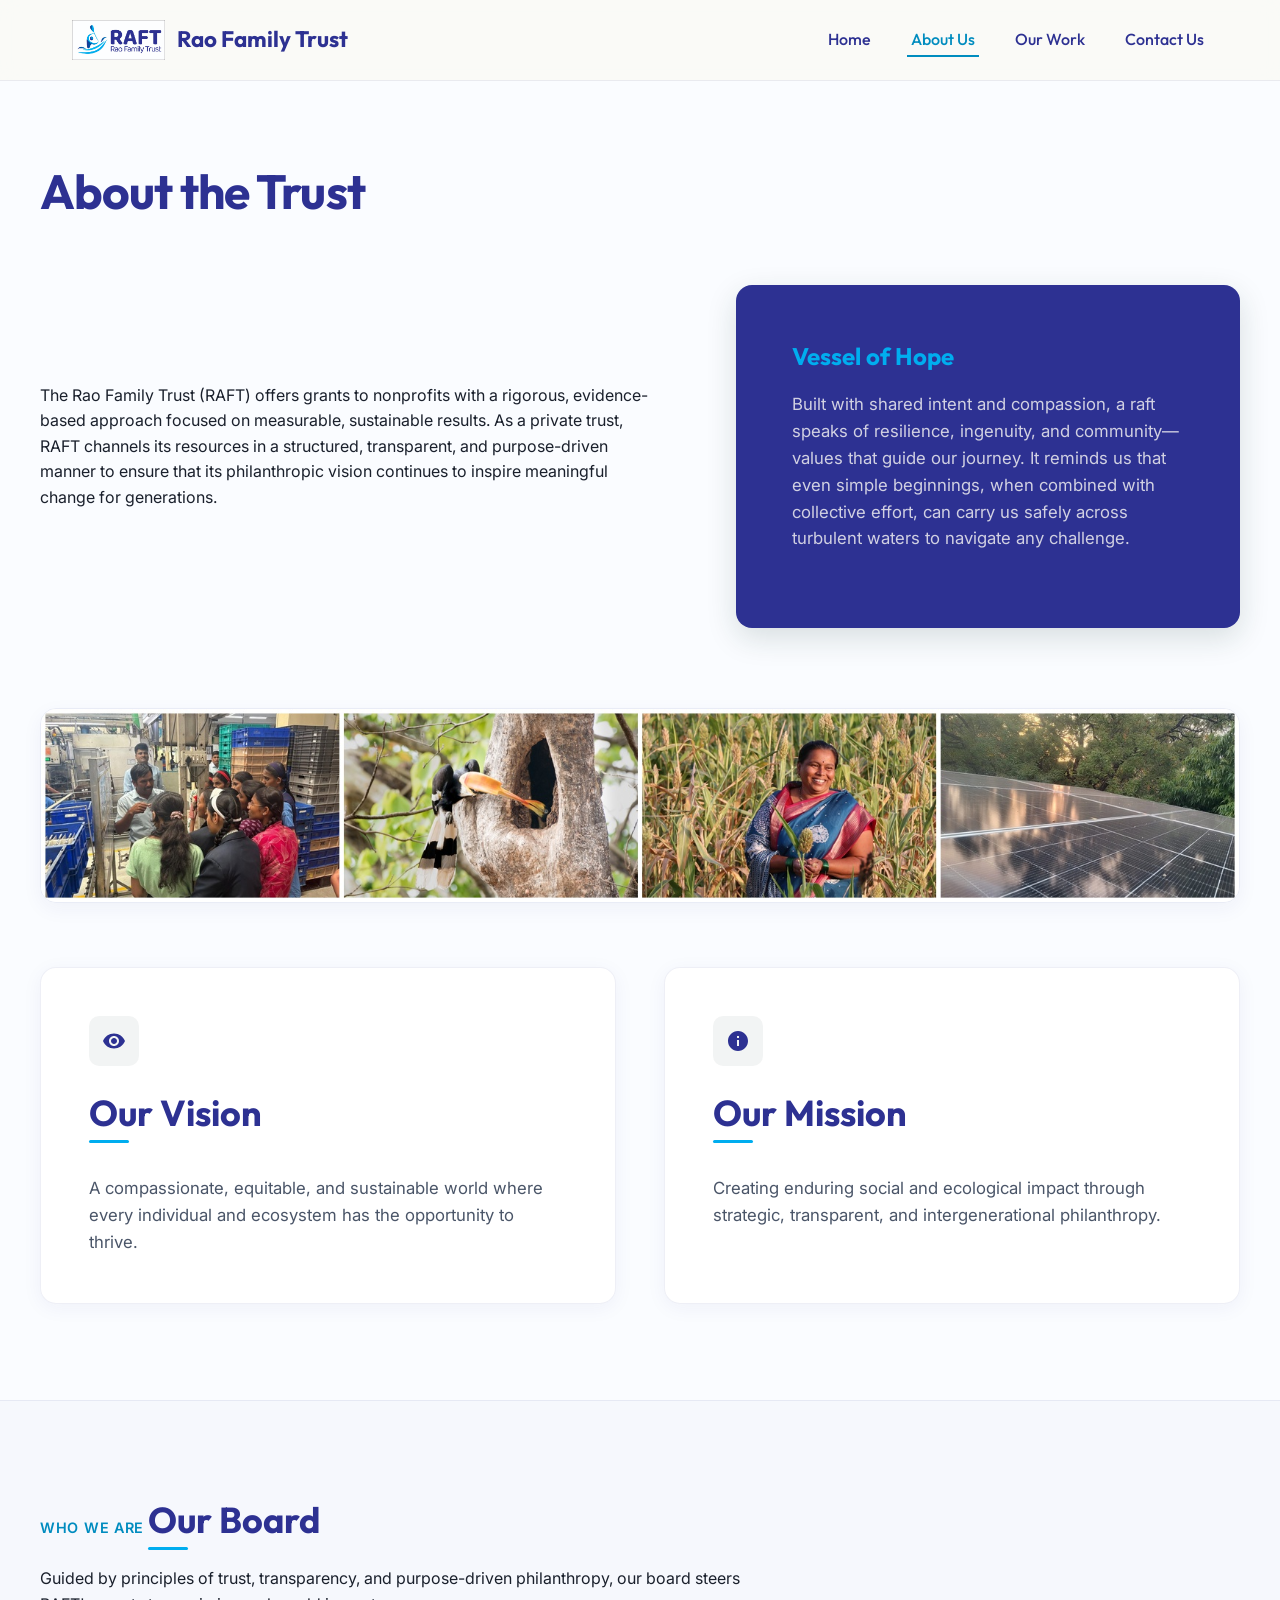
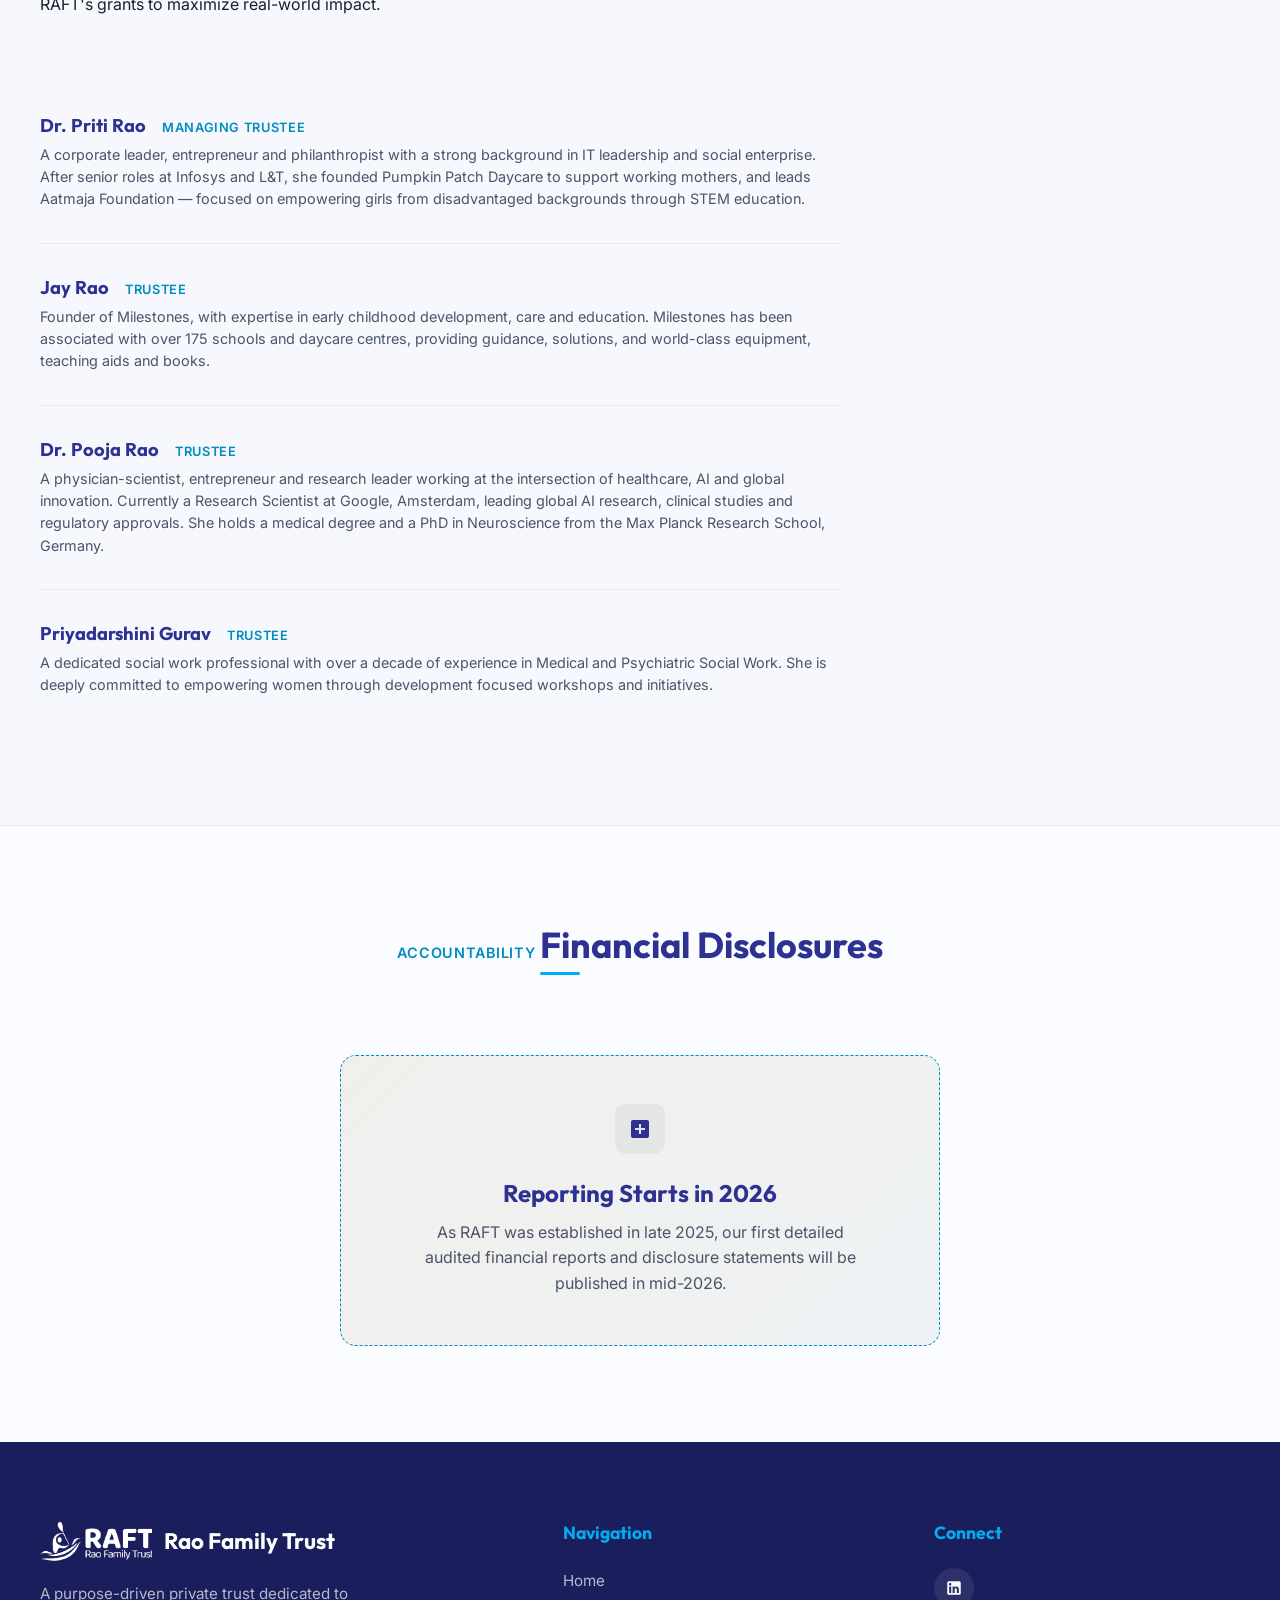
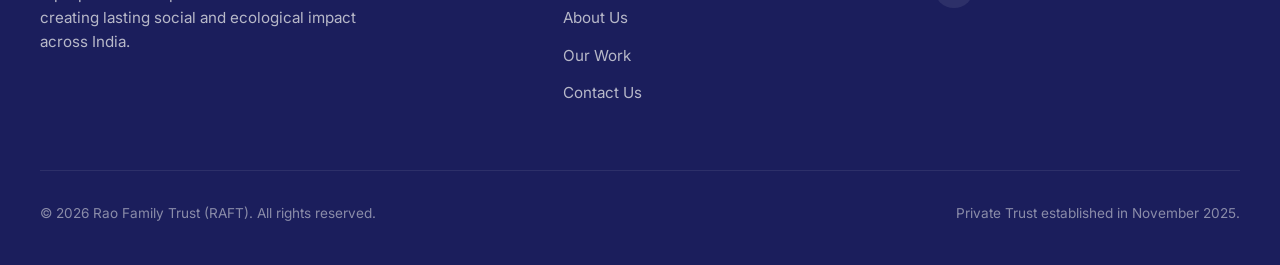
<file: public/about.html>
<!DOCTYPE html>
<html lang="en">
<head>
  <meta charset="UTF-8">
  <meta name="viewport" content="width=device-width, initial-scale=1.0">
  <meta http-equiv="X-UA-Compatible" content="ie=edge">
  <title>About Us | Rao Family Trust (RAFT)</title>
  <meta name="description" content="Discover the vision, mission, and team structure of the Rao Family Trust (RAFT). Established to drive intergenerational social and ecological change.">
  
  <!-- Open Graph / Facebook -->
  <meta property="og:type" content="website">
  <meta property="og:url" content="https://www.raft.org.in/about.html">
  <meta property="og:title" content="About Us | Rao Family Trust">
  <meta property="og:description" content="Discover the vision, mission, and team structure of the Rao Family Trust (RAFT).">
  <meta property="og:image" content="https://www.raft.org.in/images/vision_mission_banner.jpg">
  
  <!-- Twitter -->
  <meta property="twitter:card" content="summary_large_image">
  <meta property="twitter:url" content="https://www.raft.org.in/about.html">
  <meta property="twitter:title" content="About Us | Rao Family Trust">
  <meta property="twitter:description" content="Discover the vision, mission, and team structure of the Rao Family Trust (RAFT).">
  <meta property="twitter:image" content="https://www.raft.org.in/images/vision_mission_banner.jpg">

  <link rel="icon" type="image/png" href="data:image/svg+xml;utf8,<svg xmlns='http://www.w3.org/2000/svg' viewBox='0 0 24 24' fill='%2312352F'><path d='M2 17h20v2H2zm2-4h16v2H4zm2-4h12v2H6zm2-4h8v2H8zm2-4h4v2h-4z'/></svg>">
  <link rel="stylesheet" href="style.css">
</head>
<body>

  <!-- Header Navigation -->
  <header>
    <div class="nav-container">
      <a href="index.html" class="logo">
        <img src="images/logo.png" alt="Rao Family Trust Logo" class="logo-img">
        <span>Rao Family Trust</span>
      </a>
      
      <button class="mobile-toggle" aria-label="Toggle Menu">
        <span></span>
        <span></span>
        <span></span>
      </button>

      <ul class="nav-menu">
        <li><a href="index.html" class="nav-link">Home</a></li>
        <li><a href="about.html" class="nav-link">About Us</a></li>
        <li><a href="work.html" class="nav-link">Our Work</a></li>
        <li><a href="contact.html" class="nav-link">Contact Us</a></li>
      </ul>
    </div>
  </header>

  <!-- About Core Intro -->
  <section class="section" style="padding-top: 5rem;">
    <div class="section-container">
      <div class="section-header reveal">
        <h1>About the Trust</h1>
      </div>

      <div class="about-hero-grid reveal" style="margin-bottom: 5rem;">
        <div class="about-hero-text">
          <p>
            The Rao Family Trust (RAFT) offers grants to nonprofits with a rigorous, evidence-based approach focused on measurable, sustainable results. As a private trust, RAFT channels its resources in a structured, transparent, and purpose-driven manner to ensure that its philanthropic vision continues to inspire meaningful change for generations.
          </p>
        </div>
        
        <div class="accent-card">
          <h3>Vessel of Hope</h3>
          <p style="margin-top: 1.25rem;">
            Built with shared intent and compassion, a raft speaks of resilience, ingenuity, and community—values that guide our journey. It reminds us that even simple beginnings, when combined with collective effort, can carry us safely across turbulent waters to navigate any challenge.
          </p>
        </div>
      </div>

      <!-- Pillars Panoramic Banner -->
      <div class="reveal" style="margin-top: 4rem; margin-bottom: 4rem; border-radius: var(--border-radius-lg); overflow: hidden; box-shadow: 0 6px 20px var(--color-shadow); border: 1px solid var(--color-border);">
        <img src="images/vision_mission_banner.jpg" alt="Rao Family Trust Strategic Focus Pillars" style="width: 100%; display: block; height: auto;">
      </div>

      <!-- Vision & Mission Side by Side Cards -->
      <div class="vision-mission-grid reveal">
        <div class="card" style="padding: 3rem;">
          <div class="card-icon">
            <!-- Vision Icon SVG -->
            <svg viewBox="0 0 24 24" xmlns="http://www.w3.org/2000/svg">
              <path d="M12 4.5C7 4.5 2.73 7.61 1 12c1.73 4.39 6 7.5 11 7.5s9.27-3.11 11-7.5c-1.73-4.39-6-7.5-11-7.5zM12 17c-2.76 0-5-2.24-5-5s2.24-5 5-5 5 2.24 5 5-2.24 5-5 5zm0-8c-1.66 0-3 1.34-3 3s1.34 3 3 3 3-1.34 3-3-1.34-3-3-3z"/>
            </svg>
          </div>
          <h2>Our Vision</h2>
          <p style="margin-top: 1rem; font-size: 1.05rem;">
            A compassionate, equitable, and sustainable world where every individual and ecosystem has the opportunity to thrive.
          </p>
        </div>

        <div class="card" style="padding: 3rem;">
          <div class="card-icon">
            <!-- Mission Icon SVG -->
            <svg viewBox="0 0 24 24" xmlns="http://www.w3.org/2000/svg">
              <path d="M12 2C6.48 2 2 6.48 2 12s4.48 10 10 10 10-4.48 10-10S17.52 2 12 2zm1 15h-2v-6h2v6zm0-8h-2V7h2v2z"/>
            </svg>
          </div>
          <h2>Our Mission</h2>
          <p style="margin-top: 1rem; font-size: 1.05rem;">
            Creating enduring social and ecological impact through strategic, transparent, and intergenerational philanthropy.
          </p>
        </div>
      </div>
    </div>
  </section>

  <!-- Meet Our Team -->
  <section class="section" style="background-color: rgba(45, 49, 146, 0.02); border-top: 1px solid var(--color-border); border-bottom: 1px solid var(--color-border);">
    <div class="section-container">
      <div class="section-header reveal">
        <span class="section-subtitle">Who We Are</span>
        <h2>Our Board</h2>
        <p>Guided by principles of trust, transparency, and purpose-driven philanthropy, our board steers RAFT's grants to maximize real-world impact.</p>
      </div>

      <div class="team-roster reveal">
        <!-- Dr. Priti Rao -->
        <div class="team-row">
          <div class="team-info">
            <div class="team-name-line">
              <h3>Dr. Priti Rao</h3>
              <span class="team-title">Managing Trustee</span>
            </div>
            <p>A corporate leader, entrepreneur and philanthropist with a strong background in IT leadership and social enterprise. After senior roles at Infosys and L&T, she founded Pumpkin Patch Daycare to support working mothers, and leads Aatmaja Foundation — focused on empowering girls from disadvantaged backgrounds through STEM education.</p>
          </div>
        </div>

        <!-- Jay Rao -->
        <div class="team-row">
          <div class="team-info">
            <div class="team-name-line">
              <h3>Jay Rao</h3>
              <span class="team-title">Trustee</span>
            </div>
            <p>Founder of Milestones, with expertise in early childhood development, care and education. Milestones has been associated with over 175 schools and daycare centres, providing guidance, solutions, and world-class equipment, teaching aids and books.</p>
          </div>
        </div>

        <!-- Dr. Pooja Rao -->
        <div class="team-row">
          <div class="team-info">
            <div class="team-name-line">
              <h3>Dr. Pooja Rao</h3>
              <span class="team-title">Trustee</span>
            </div>
            <p>A physician-scientist, entrepreneur and research leader working at the intersection of healthcare, AI and global innovation. Currently a Research Scientist at Google, Amsterdam, leading global AI research, clinical studies and regulatory approvals. She holds a medical degree and a PhD in Neuroscience from the Max Planck Research School, Germany.</p>
          </div>
        </div>

        <!-- Ms. Priyadarshini Gurav -->
        <div class="team-row">
          <div class="team-info">
            <div class="team-name-line">
              <h3>Priyadarshini Gurav</h3>
              <span class="team-title">Trustee</span>
            </div>
            <p>A dedicated social work professional with over a decade of experience in Medical and Psychiatric Social Work. She is deeply committed to empowering women through development focused workshops and initiatives.</p>
          </div>
        </div>
      </div>

    </div>
  </section>

  <!-- Financials section -->
  <section class="section">
    <div class="section-container">
      <div class="section-header reveal" style="text-align: center; margin: 0 auto 3rem;">
        <span class="section-subtitle">Accountability</span>
        <h2>Financial Disclosures</h2>
      </div>

      <div class="financials-card reveal">
        <div class="card-icon" style="margin: 0 auto 1.5rem;">
          <svg viewBox="0 0 24 24" xmlns="http://www.w3.org/2000/svg">
            <path d="M19 3H5c-1.1 0-2 .9-2 2v14c0 1.1.9 2 2 2h14c1.1 0 2-.9 2-2V5c0-1.1-.9-2-2-2zm-2 10h-4v4h-2v-4H7v-2h4V7h2v4h4v2z"/>
          </svg>
        </div>
        <h3>Reporting Starts in 2026</h3>
        <p>
          As RAFT was established in late 2025, our first detailed audited financial reports and disclosure statements will be published in mid-2026.
        </p>
      </div>
    </div>
  </section>

  <!-- Footer -->
  <footer>
    <div class="footer-container">
      <div class="footer-about">
        <a href="index.html" class="logo" style="color: var(--color-white);">
          <img src="images/logo_white.png" alt="Rao Family Trust Logo" class="logo-img">
          <span style="color: var(--color-white);">Rao Family Trust</span>
        </a>
        <p>A purpose-driven private trust dedicated to creating lasting social and ecological impact across India.</p>
      </div>

      <div class="footer-nav">
        <h4>Navigation</h4>
        <ul>
          <li><a href="index.html">Home</a></li>
          <li><a href="about.html">About Us</a></li>
          <li><a href="work.html">Our Work</a></li>
          <li><a href="contact.html">Contact Us</a></li>
        </ul>
      </div>

      <div class="footer-social">
        <h4>Connect</h4>
        <div class="footer-social-links">
          <a href="https://www.linkedin.com/company/rao-family-trust/" class="social-btn" aria-label="LinkedIn" target="_blank" rel="noopener noreferrer">
            <svg viewBox="0 0 24 24" xmlns="http://www.w3.org/2000/svg">
              <path d="M19 3a2 2 0 0 1 2 2v14a2 2 0 0 1-2 2H5a2 2 0 0 1-2-2V5a2 2 0 0 1 2-2h14m-.5 15.5v-5.3a3.26 3.26 0 0 0-3.26-3.26c-.85 0-1.84.52-2.32 1.3v-1.11h-2.79v8.37h2.79v-4.93c0-.77.62-1.4 1.39-1.4a1.4 1.4 0 0 1 1.4 1.4v4.93h2.79M6.88 8.56a1.68 1.68 0 0 0 1.68-1.68c0-.93-.75-1.69-1.68-1.69a1.69 1.69 0 0 0-1.69 1.69c0 .93.76 1.68 1.69 1.68m1.39 9.94v-8.37H5.5v8.37h2.77z"/>
            </svg>
          </a>
        </div>
      </div>
    </div>
    
    <div class="footer-bottom">
      <span>&copy; 2026 Rao Family Trust (RAFT). All rights reserved.</span>
      <span>Private Trust established in November 2025.</span>
    </div>
  </footer>

  <script src="main.js"></script>
</body>
</html>
</file>
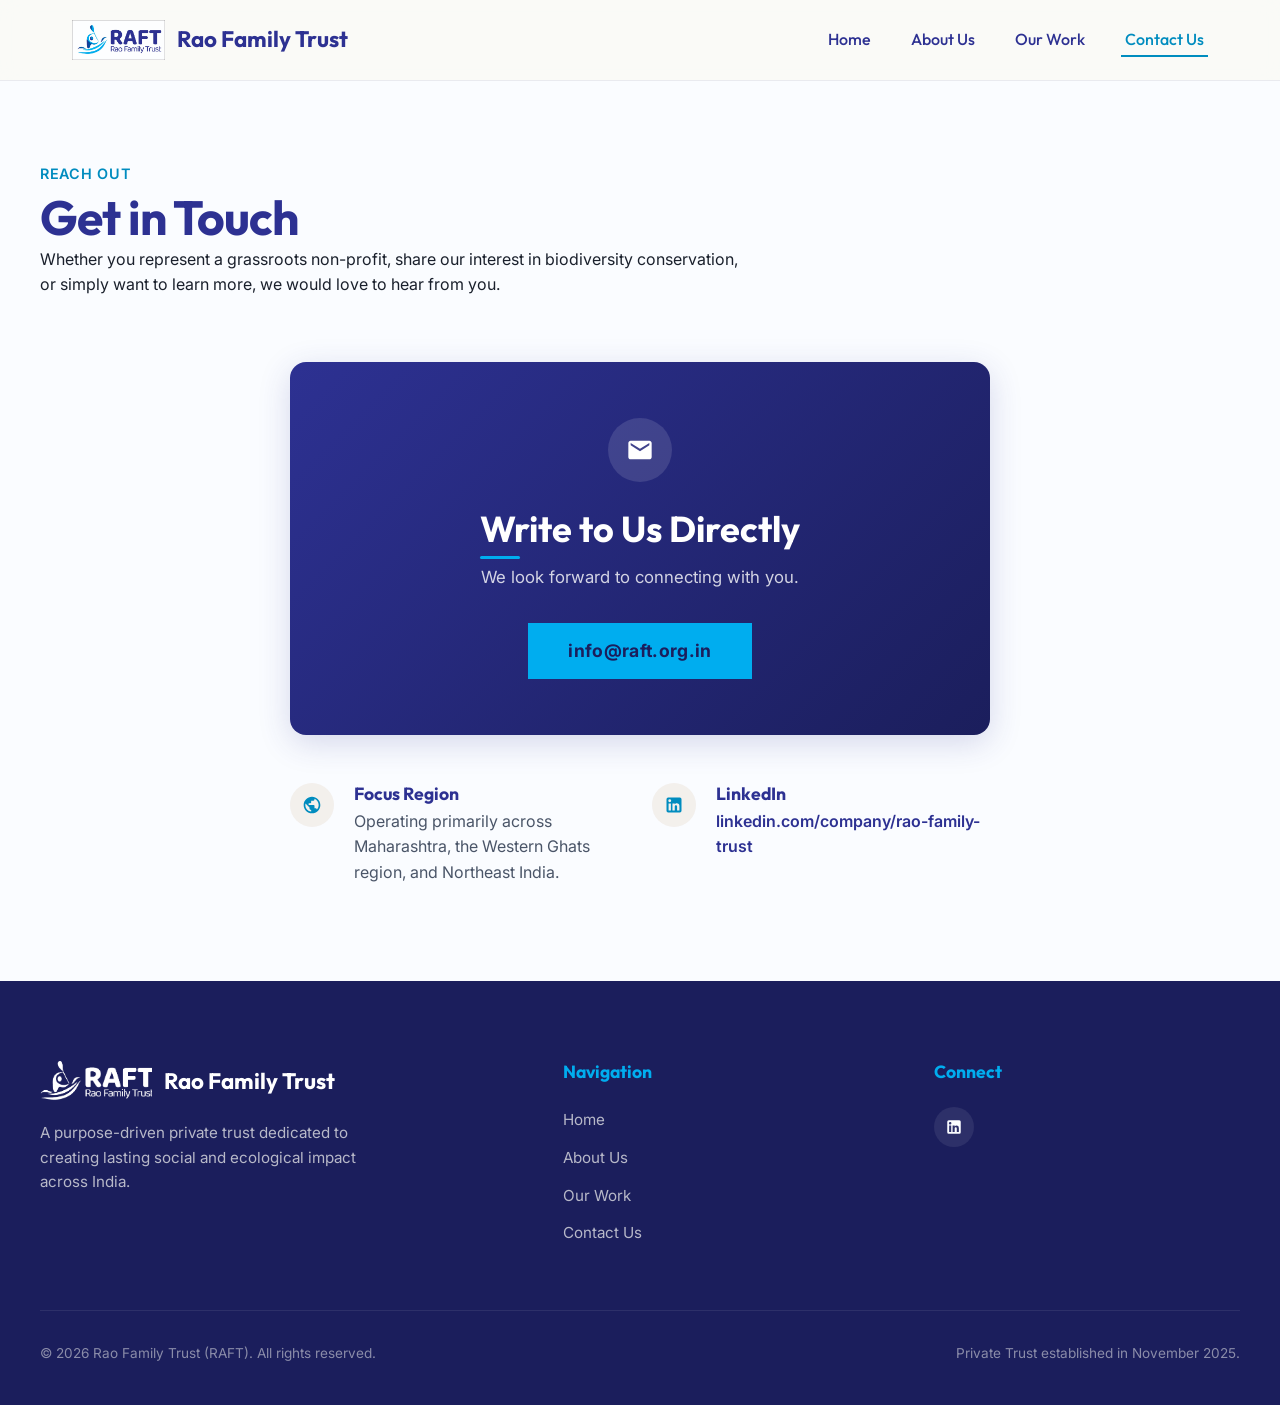
<file: public/contact.html>
<!DOCTYPE html>
<html lang="en">
<head>
  <meta charset="UTF-8">
  <meta name="viewport" content="width=device-width, initial-scale=1.0">
  <meta http-equiv="X-UA-Compatible" content="ie=edge">
  <title>Contact Us | Rao Family Trust (RAFT)</title>
  <meta name="description" content="Get in touch with the Rao Family Trust (RAFT) for general inquiries.">
  
  <!-- Open Graph / Facebook -->
  <meta property="og:type" content="website">
  <meta property="og:url" content="https://www.raft.org.in/contact.html">
  <meta property="og:title" content="Contact Us | Rao Family Trust">
  <meta property="og:description" content="Get in touch with the Rao Family Trust (RAFT) for general inquiries.">
  <meta property="og:image" content="https://www.raft.org.in/images/vision_mission_banner.jpg">
  
  <!-- Twitter -->
  <meta property="twitter:card" content="summary_large_image">
  <meta property="twitter:url" content="https://www.raft.org.in/contact.html">
  <meta property="twitter:title" content="Contact Us | Rao Family Trust">
  <meta property="twitter:description" content="Get in touch with the Rao Family Trust (RAFT) for general inquiries.">
  <meta property="twitter:image" content="https://www.raft.org.in/images/vision_mission_banner.jpg">

  <link rel="icon" type="image/png" href="data:image/svg+xml;utf8,<svg xmlns='http://www.w3.org/2000/svg' viewBox='0 0 24 24' fill='%2312352F'><path d='M2 17h20v2H2zm2-4h16v2H4zm2-4h12v2H6zm2-4h8v2H8zm2-4h4v2h-4z'/></svg>">
  <link rel="stylesheet" href="style.css">
</head>
<body>

  <!-- Header Navigation -->
  <header>
    <div class="nav-container">
      <a href="index.html" class="logo">
        <img src="images/logo.png" alt="Rao Family Trust Logo" class="logo-img">
        <span>Rao Family Trust</span>
      </a>
      
      <button class="mobile-toggle" aria-label="Toggle Menu">
        <span></span>
        <span></span>
        <span></span>
      </button>

      <ul class="nav-menu">
        <li><a href="index.html" class="nav-link">Home</a></li>
        <li><a href="about.html" class="nav-link">About Us</a></li>
        <li><a href="work.html" class="nav-link">Our Work</a></li>
        <li><a href="contact.html" class="nav-link">Contact Us</a></li>
      </ul>
    </div>
  </header>

  <!-- Contact Us Main Section -->
  <section class="section" style="padding-top: 5rem;">
    <div class="section-container">
      <div class="section-header reveal">
        <span class="section-subtitle">Reach Out</span>
        <h1>Get in Touch</h1>
        <p>Whether you represent a grassroots non-profit, share our interest in biodiversity conservation, or simply want to learn more, we would love to hear from you.</p>
      </div>

      <div class="reveal" style="max-width: 700px; margin: 0 auto; text-align: center;">

        <!-- Email CTA -->
        <div style="background: linear-gradient(135deg, var(--color-primary) 0%, var(--color-primary-dark) 100%); border-radius: var(--border-radius-lg); padding: 3.5rem 3rem; color: var(--color-white); margin-bottom: 3rem; box-shadow: 0 8px 32px rgba(45,49,146,0.18);">
          <div style="width: 64px; height: 64px; background: rgba(255,255,255,0.12); border-radius: 50%; display: flex; align-items: center; justify-content: center; margin: 0 auto 1.5rem;">
            <svg viewBox="0 0 24 24" xmlns="http://www.w3.org/2000/svg" style="width:28px;height:28px;fill:white;">
              <path d="M20 4H4c-1.1 0-1.99.9-1.99 2L2 18c0 1.1.9 2 2 2h16c1.1 0 2-.9 2-2V6c0-1.1-.9-2-2-2zm0 4l-8 5-8-5V6l8 5 8-5v2z"/>
            </svg>
          </div>
          <h2 style="color: var(--color-white); margin-bottom: 0.75rem;">Write to Us Directly</h2>
          <p style="color: rgba(255,255,255,0.8); font-size: 1.05rem; line-height: 1.7; margin-bottom: 2rem;">
            We look forward to connecting with you.
          </p>
          <a href="mailto:info@raft.org.in" style="display: inline-block; background: var(--color-secondary); color: var(--color-primary-dark); font-weight: 700; font-size: 1.1rem; padding: 0.85rem 2.5rem; border-radius: var(--border-radius); text-decoration: none; letter-spacing: 0.02em; transition: opacity 0.2s;" onmouseover="this.style.opacity='0.88'" onmouseout="this.style.opacity='1'">
            info@raft.org.in
          </a>
        </div>

        <!-- Info items -->
        <div style="display: grid; grid-template-columns: 1fr 1fr; gap: 1.5rem; text-align: left;">
          <div class="info-item">
            <div class="info-icon">
              <svg viewBox="0 0 24 24" xmlns="http://www.w3.org/2000/svg">
                <path d="M12 2C6.48 2 2 6.48 2 12s4.48 10 10 10 10-4.48 10-10S17.52 2 12 2zm-1 17.93c-3.95-.49-7-3.85-7-7.93 0-.62.08-1.21.21-1.79L9 15v1c0 1.1.9 2 2 2v1.93zm6.9-2.54c-.26-.81-1-1.39-1.9-1.39h-1v-3c0-.55-.45-1-1-1H8v-2h2c.55 0 1-.45 1-1V7h2c1.1 0 2-.9 2-2v-.41c2.93 1.19 5 4.06 5 7.41 0 2.08-.8 3.97-2.1 5.39z"/>
              </svg>
            </div>
            <div class="info-text">
              <h3>Focus Region</h3>
              <p>Operating primarily across Maharashtra, the Western Ghats region, and Northeast India.</p>
            </div>
          </div>
          <div class="info-item">
            <div class="info-icon">
              <svg viewBox="0 0 24 24" xmlns="http://www.w3.org/2000/svg">
                <path d="M19 3a2 2 0 0 1 2 2v14a2 2 0 0 1-2 2H5a2 2 0 0 1-2-2V5a2 2 0 0 1 2-2h14m-.5 15.5v-5.3a3.26 3.26 0 0 0-3.26-3.26c-.85 0-1.84.52-2.32 1.3v-1.11h-2.79v8.37h2.79v-4.93c0-.77.62-1.4 1.39-1.4a1.4 1.4 0 0 1 1.4 1.4v4.93h2.79M6.88 8.56a1.68 1.68 0 0 0 1.68-1.68c0-.93-.75-1.69-1.68-1.69a1.69 1.69 0 0 0-1.69 1.69c0 .93.76 1.68 1.69 1.68m1.39 9.94v-8.37H5.5v8.37h2.77z"/>
              </svg>
            </div>
            <div class="info-text">
              <h3>LinkedIn</h3>
              <p><a href="https://www.linkedin.com/company/rao-family-trust/" target="_blank" rel="noopener" style="color: var(--color-primary); font-weight: 600;">linkedin.com/company/rao-family-trust</a></p>
            </div>
          </div>
        </div>

      </div>
    </div>
  </section>

  <!-- Footer -->
  <footer>
    <div class="footer-container">
      <div class="footer-about">
        <a href="index.html" class="logo" style="color: var(--color-white);">
          <img src="images/logo_white.png" alt="Rao Family Trust Logo" class="logo-img">
          <span style="color: var(--color-white);">Rao Family Trust</span>
        </a>
        <p>A purpose-driven private trust dedicated to creating lasting social and ecological impact across India.</p>
      </div>

      <div class="footer-nav">
        <h4>Navigation</h4>
        <ul>
          <li><a href="index.html">Home</a></li>
          <li><a href="about.html">About Us</a></li>
          <li><a href="work.html">Our Work</a></li>
          <li><a href="contact.html">Contact Us</a></li>
        </ul>
      </div>

      <div class="footer-social">
        <h4>Connect</h4>
        <div class="footer-social-links">
          <a href="https://www.linkedin.com/company/rao-family-trust/" class="social-btn" aria-label="LinkedIn" target="_blank" rel="noopener noreferrer">
            <svg viewBox="0 0 24 24" xmlns="http://www.w3.org/2000/svg">
              <path d="M19 3a2 2 0 0 1 2 2v14a2 2 0 0 1-2 2H5a2 2 0 0 1-2-2V5a2 2 0 0 1 2-2h14m-.5 15.5v-5.3a3.26 3.26 0 0 0-3.26-3.26c-.85 0-1.84.52-2.32 1.3v-1.11h-2.79v8.37h2.79v-4.93c0-.77.62-1.4 1.39-1.4a1.4 1.4 0 0 1 1.4 1.4v4.93h2.79M6.88 8.56a1.68 1.68 0 0 0 1.68-1.68c0-.93-.75-1.69-1.68-1.69a1.69 1.69 0 0 0-1.69 1.69c0 .93.76 1.68 1.69 1.68m1.39 9.94v-8.37H5.5v8.37h2.77z"/>
            </svg>
          </a>
        </div>
      </div>
    </div>
    
    <div class="footer-bottom">
      <span>&copy; 2026 Rao Family Trust (RAFT). All rights reserved.</span>
      <span>Private Trust established in November 2025.</span>
    </div>
  </footer>

  <script src="main.js"></script>
</body>
</html>
</file>
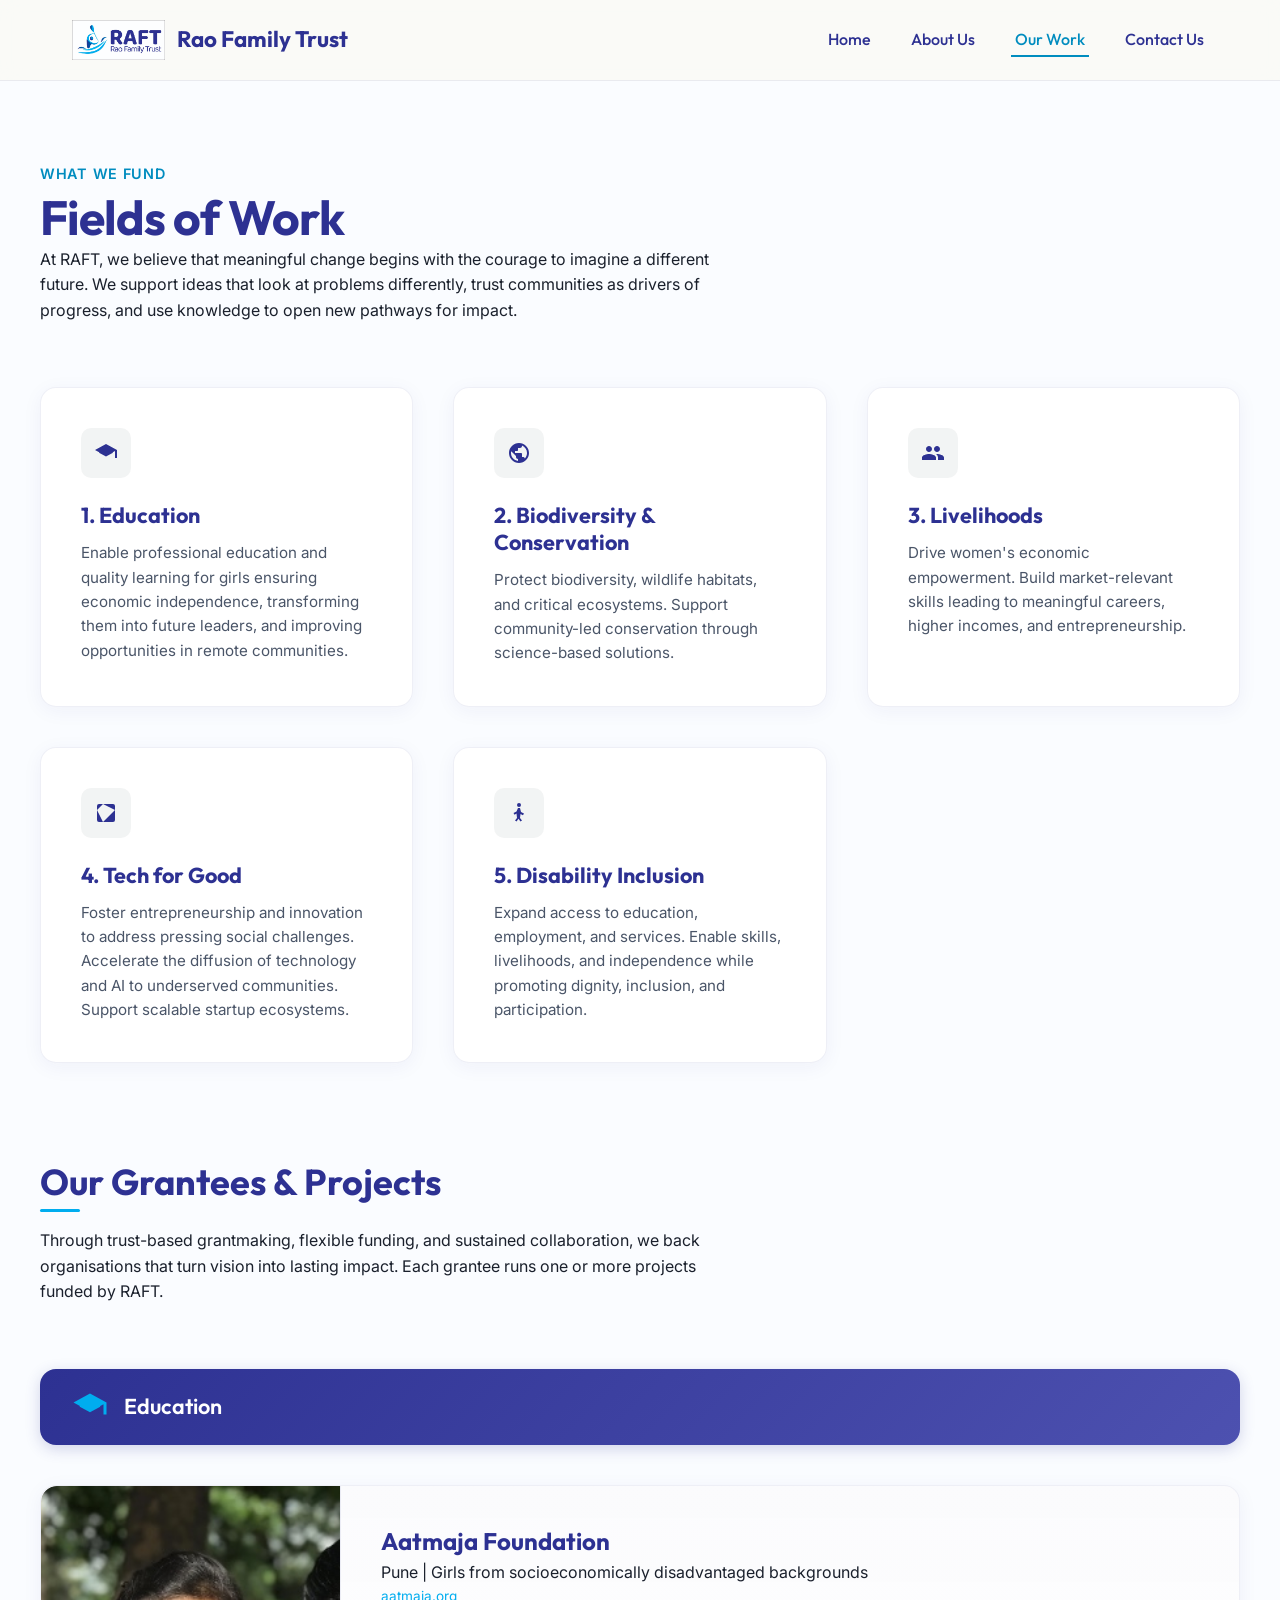
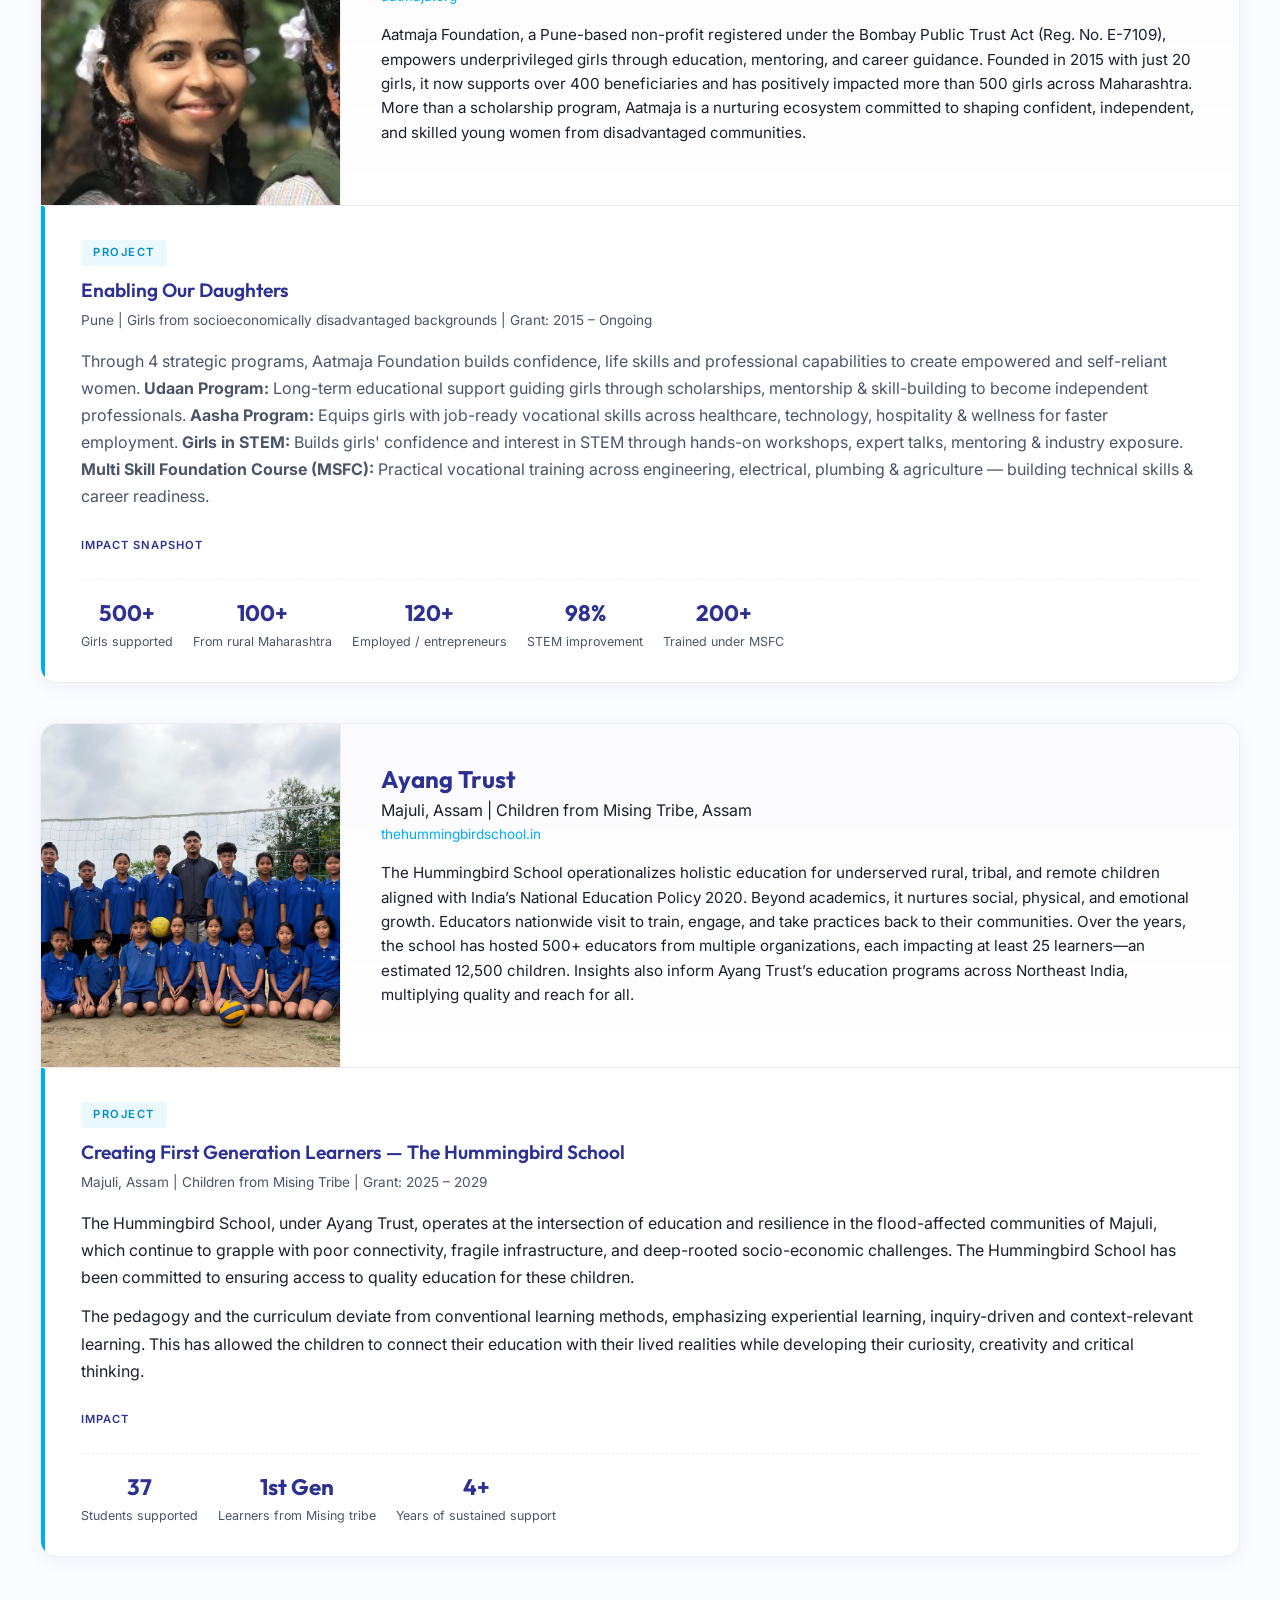
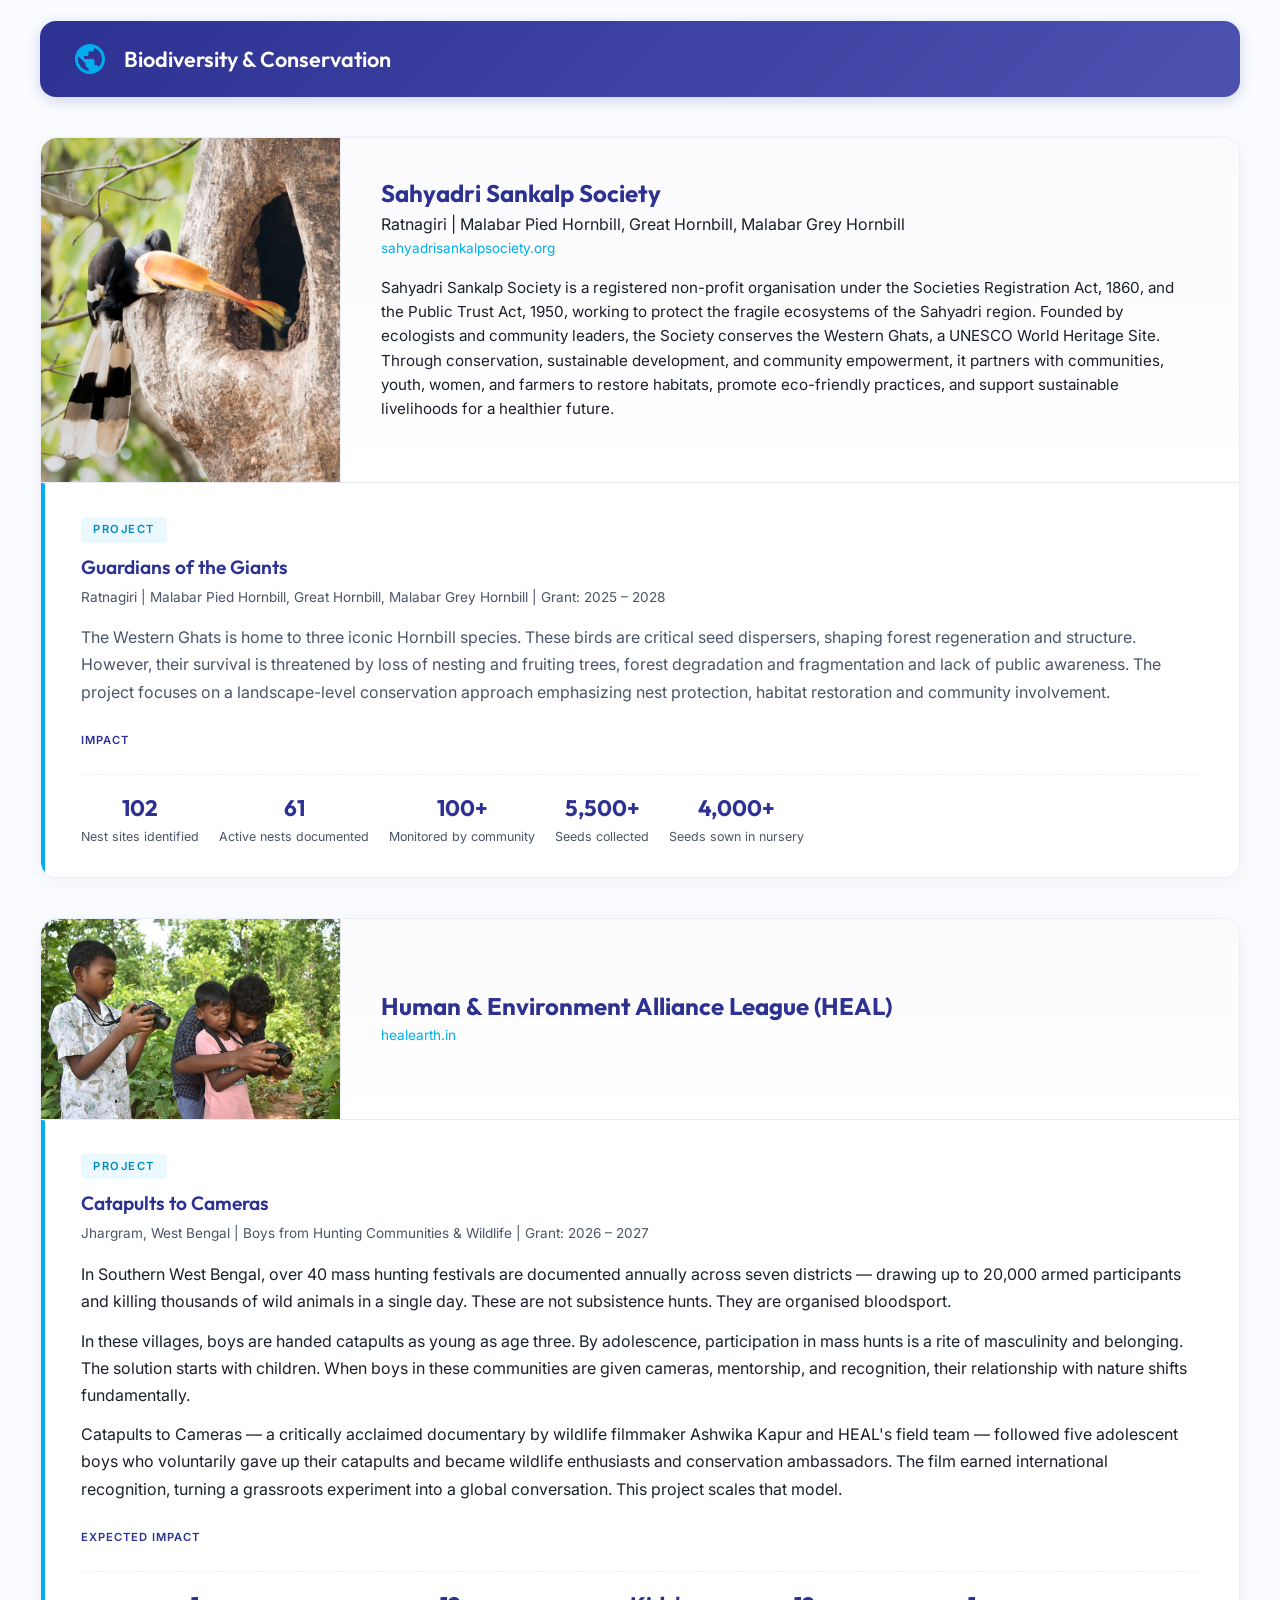
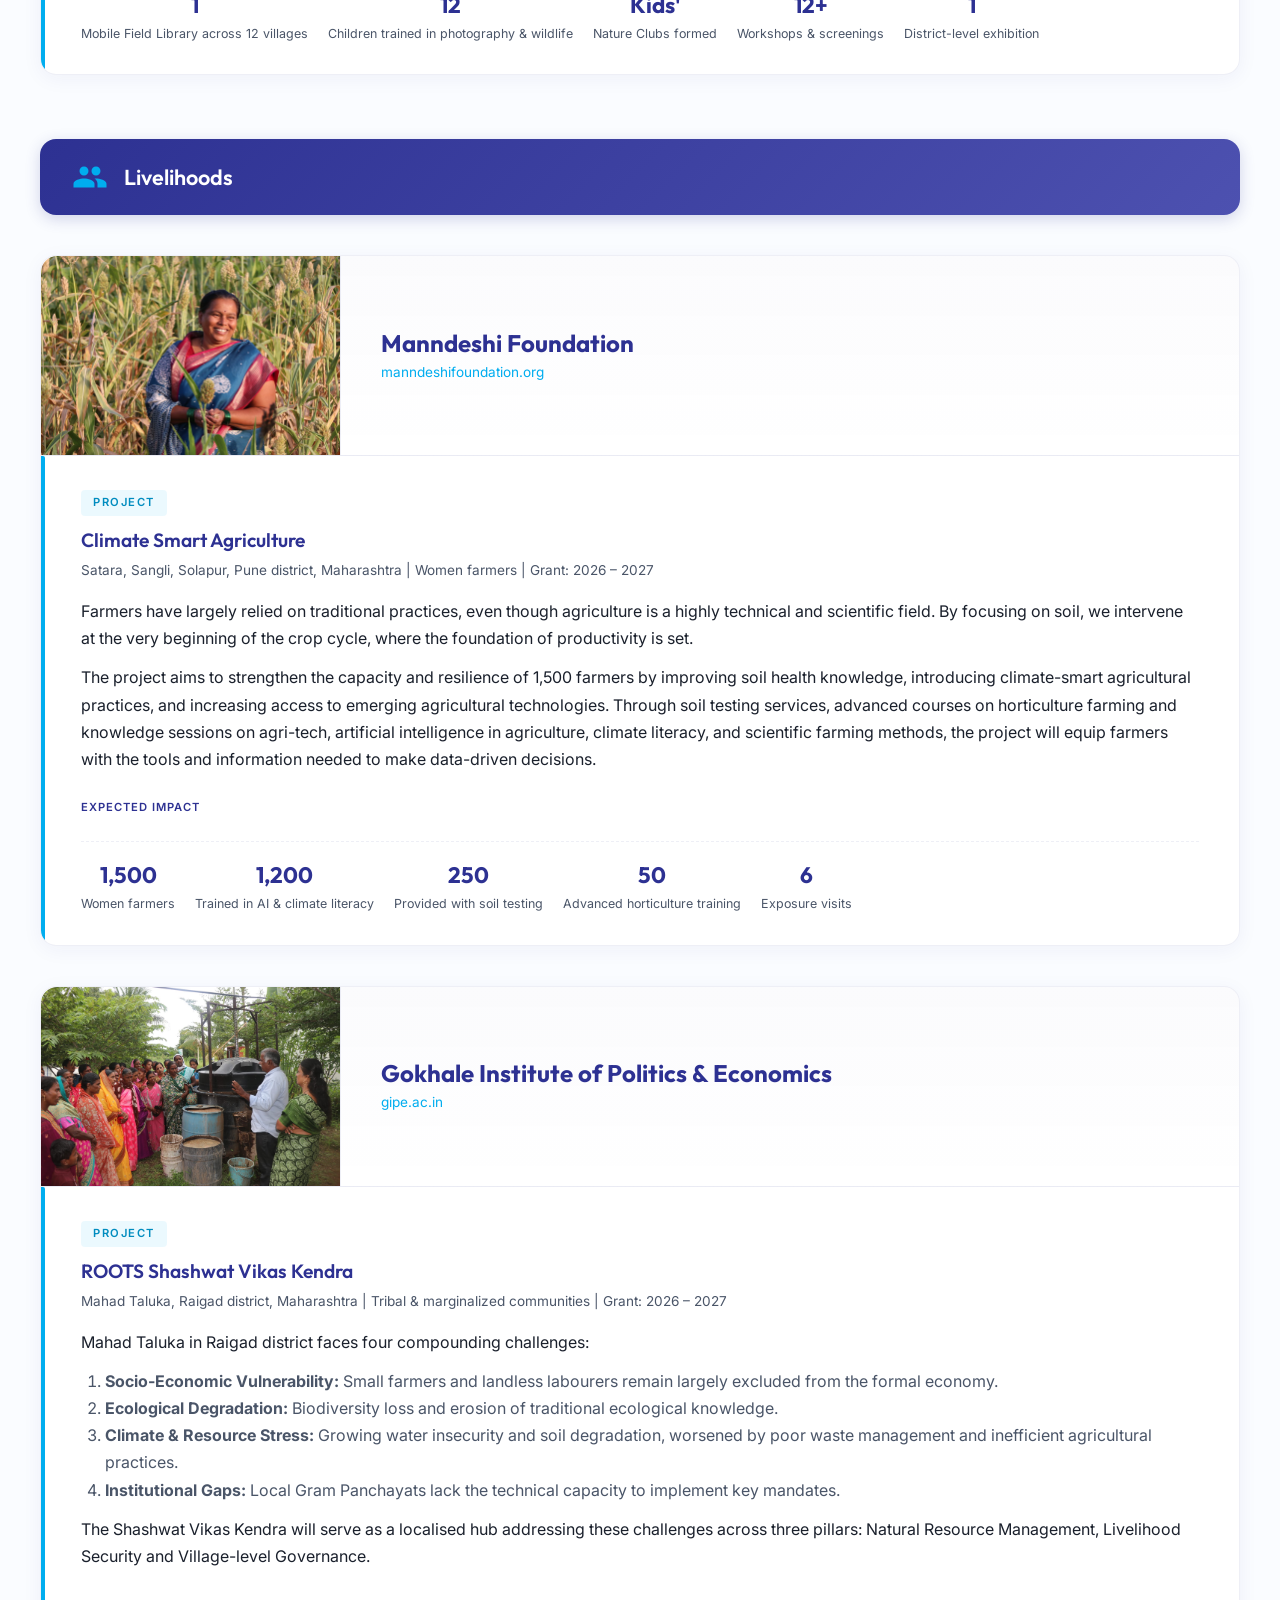
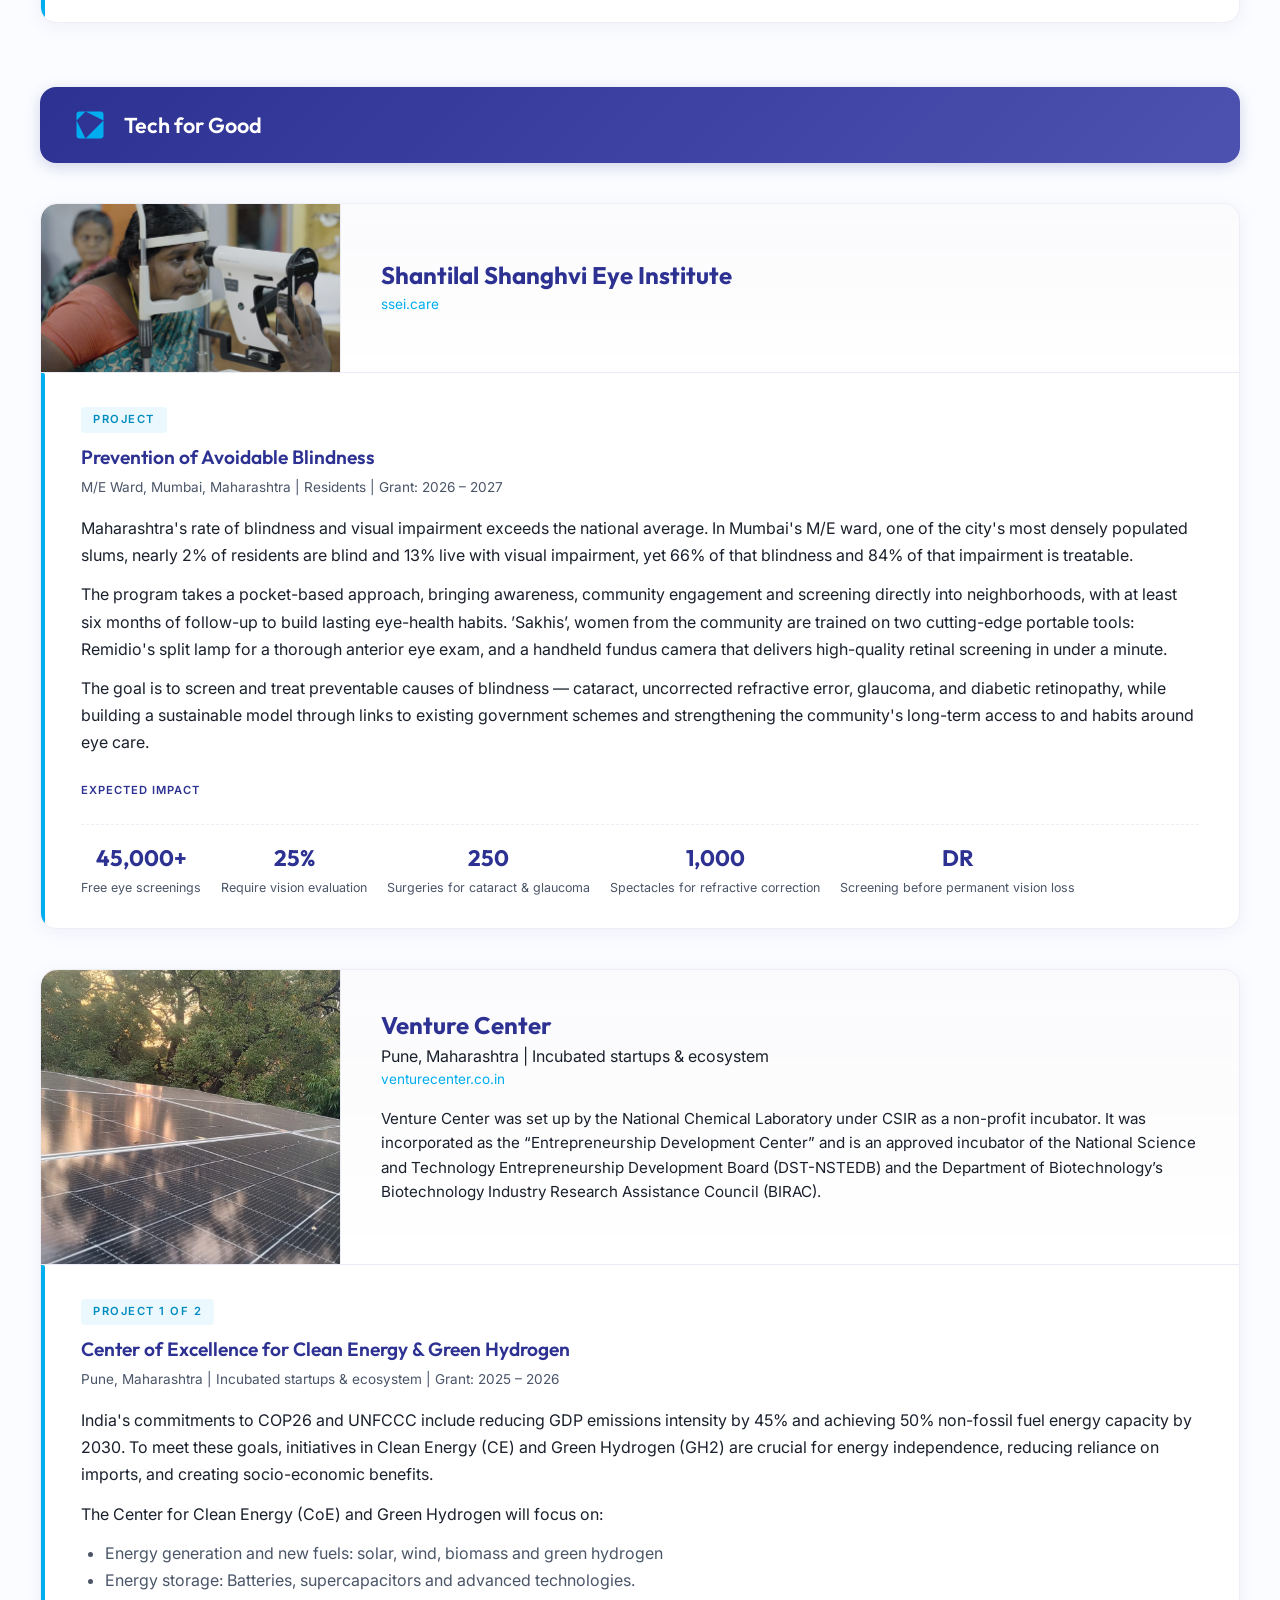
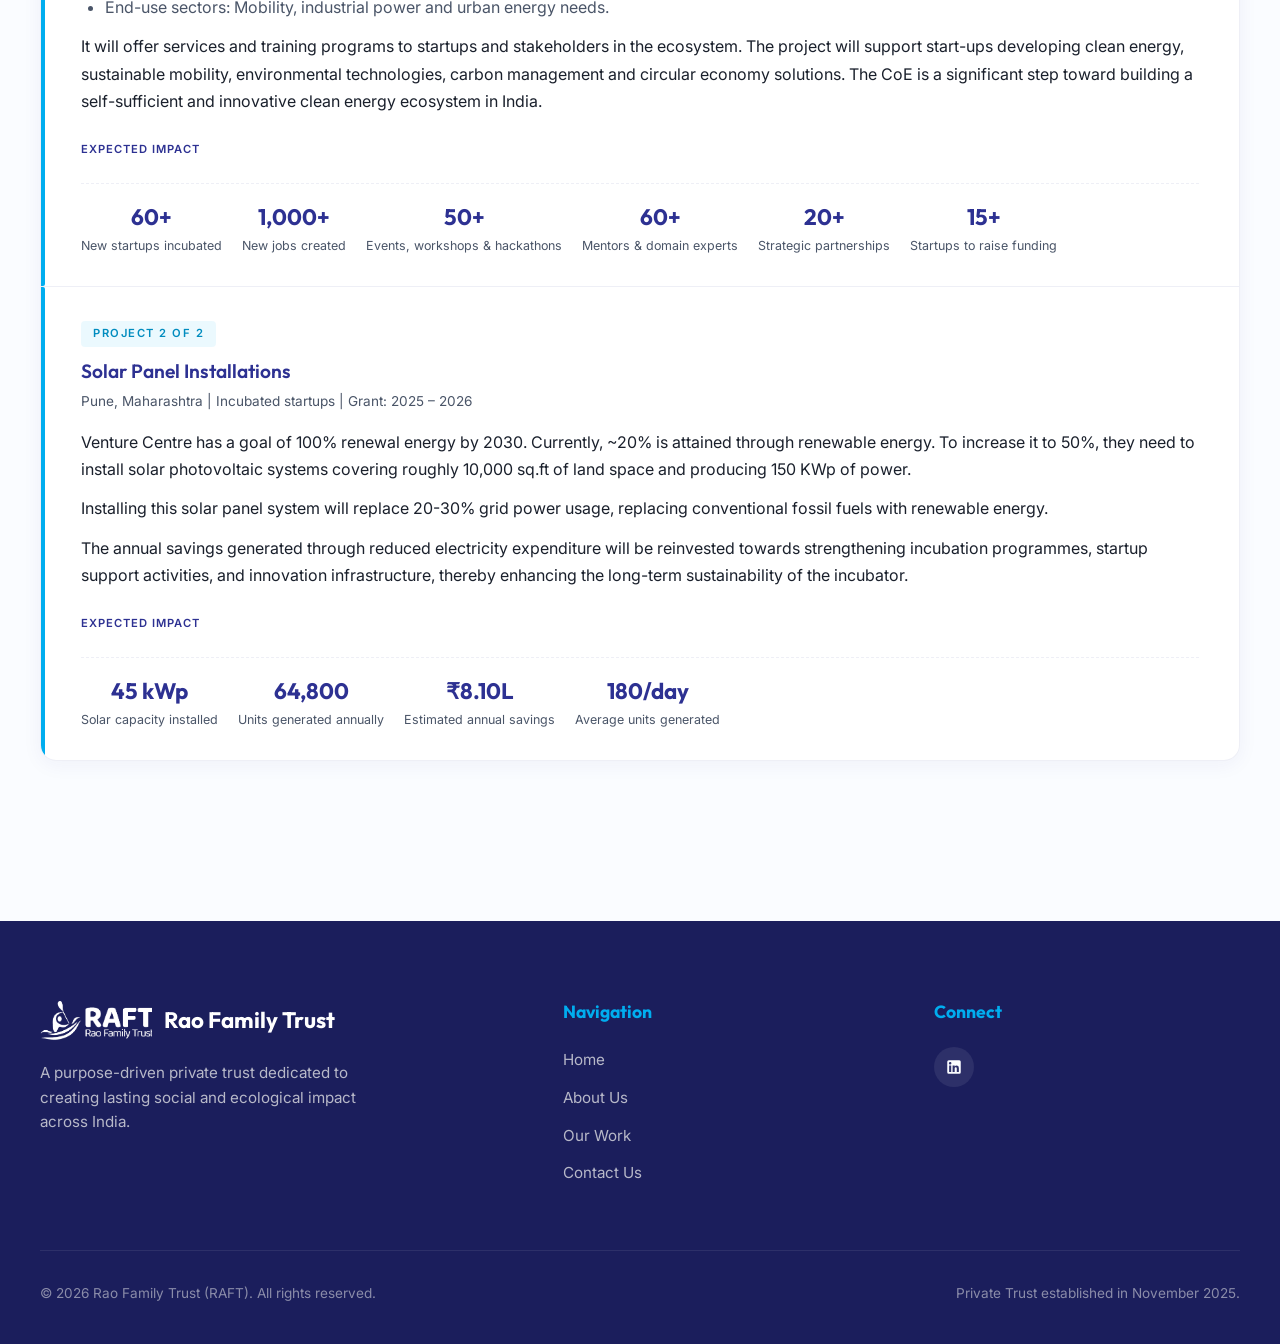
<file: public/work.html>
<!DOCTYPE html>
<html lang="en">
<head>
  <meta charset="UTF-8">
  <meta name="viewport" content="width=device-width, initial-scale=1.0">
  <meta http-equiv="X-UA-Compatible" content="ie=edge">
  <title>Our Work | Rao Family Trust (RAFT)</title>
  <meta name="description" content="Explore the philanthropic focus areas, trusted grantees, and funded projects of the Rao Family Trust (RAFT).">
  
  <!-- Open Graph / Facebook -->
  <meta property="og:type" content="website">
  <meta property="og:url" content="https://www.raft.org.in/work.html">
  <meta property="og:title" content="Our Work | Rao Family Trust">
  <meta property="og:description" content="Explore the philanthropic focus areas, trusted grantees, and funded projects of the Rao Family Trust (RAFT).">
  <meta property="og:image" content="https://www.raft.org.in/images/vision_mission_banner.jpg">
  
  <!-- Twitter -->
  <meta property="twitter:card" content="summary_large_image">
  <meta property="twitter:url" content="https://www.raft.org.in/work.html">
  <meta property="twitter:title" content="Our Work | Rao Family Trust">
  <meta property="twitter:description" content="Explore the philanthropic focus areas, trusted grantees, and funded projects of the Rao Family Trust (RAFT).">
  <meta property="twitter:image" content="https://www.raft.org.in/images/vision_mission_banner.jpg">

  <link rel="icon" type="image/png" href="data:image/svg+xml;utf8,<svg xmlns='http://www.w3.org/2000/svg' viewBox='0 0 24 24' fill='%2312352F'><path d='M2 17h20v2H2zm2-4h16v2H4zm2-4h12v2H6zm2-4h8v2H8zm2-4h4v2h-4z'/></svg>">
  <link rel="stylesheet" href="style.css">
  <style>
    .focus-grid {
      display: grid;
      grid-template-columns: repeat(auto-fill, minmax(360px, 1fr));
      gap: 2.5rem;
      margin-bottom: 6rem;
    }

    .pillar-section { margin-bottom: 4rem; }

    .pillar-header {
      display: flex;
      align-items: center;
      gap: 1rem;
      padding: 1.25rem 2rem;
      background: linear-gradient(135deg, var(--color-primary) 0%, var(--color-primary-light) 100%);
      color: var(--color-white);
      border-radius: var(--border-radius-lg);
      margin-bottom: 2.5rem;
      box-shadow: 0 4px 15px rgba(45, 49, 146, 0.2);
    }

    .pillar-header .pillar-icon { width: 36px; height: 36px; flex-shrink: 0; fill: var(--color-secondary); }
    .pillar-header h3 { color: var(--color-white); font-size: 1.35rem; font-weight: 600; margin: 0; }
    .pillar-header .pillar-count { margin-left: auto; font-size: 0.85rem; color: rgba(255,255,255,0.7); font-weight: 400; white-space: nowrap; }

    .grantee-card-v2 {
      background: var(--color-bg-card);
      border: 1px solid var(--color-border);
      border-radius: var(--border-radius-lg);
      overflow: hidden;
      box-shadow: 0 4px 20px var(--color-shadow);
      margin-bottom: 2.5rem;
      transition: var(--transition-smooth);
    }
    .grantee-card-v2:hover { transform: translateY(-3px); box-shadow: 0 8px 30px rgba(45, 49, 146, 0.1); border-color: rgba(45, 49, 146, 0.12); }
    .grantee-card-v2:last-child { margin-bottom: 0; }

    .grantee-header-v2 {
      display: flex; align-items: stretch; gap: 0;
      padding: 0;
      border-bottom: 1px solid var(--color-border);
      background: linear-gradient(180deg, rgba(45, 49, 146, 0.02) 0%, transparent 100%);
    }
    .grantee-header-v2 .grantee-img { width: 300px; height: auto; border-radius: 0; object-fit: cover; flex-shrink: 0; border-right: 1px solid var(--color-border); border-top-left-radius: var(--border-radius-lg); }
    .grantee-header-v2 .grantee-info { padding: 2.5rem; display: flex; flex-direction: column; justify-content: center; }
    .grantee-header-v2 .grantee-info h3 { font-size: 1.5rem; margin-bottom: 0.25rem; color: var(--color-primary); }
    .grantee-header-v2 .grantee-info .grantee-url { font-size: 0.85rem; color: var(--color-secondary); }
    .grantee-header-v2 .grantee-info .grantee-url a { color: var(--color-secondary); text-decoration: none; transition: var(--transition-fast); }
    .grantee-header-v2 .grantee-info .grantee-url a:hover { text-decoration: underline; }

    .project-card {
      padding: 2rem 2.5rem;
      border-bottom: 1px solid var(--color-border);
      position: relative;
    }
    .project-card:last-child { border-bottom: none; }
    .project-card::before { content: ''; position: absolute; left: 0; top: 0; bottom: 0; width: 4px; background: var(--color-secondary); border-radius: 0 2px 2px 0; }

    .project-card .project-label {
      display: inline-block; font-size: 0.7rem; font-weight: 600;
      text-transform: uppercase; letter-spacing: 1.5px; color: var(--color-secondary-dark);
      background: rgba(0, 173, 239, 0.08); padding: 0.25rem 0.75rem; border-radius: 4px; margin-bottom: 0.75rem;
    }
    .project-card h4 { font-size: 1.2rem; font-weight: 600; color: var(--color-primary); margin-bottom: 0.5rem; }
    .project-card .project-meta { font-size: 0.85rem; color: var(--color-text-muted); margin-bottom: 1rem; }
    .project-card .project-desc { font-size: 1rem; color: var(--color-text-muted); line-height: 1.7; margin-bottom: 1.25rem; }

    .project-card .impact-row {
      display: flex; flex-wrap: wrap; gap: 1.25rem; margin-top: 1rem;
      padding-top: 1rem; border-top: 1px dashed rgba(45, 49, 146, 0.08);
    }
    .project-card .impact-stat { text-align: center; min-width: 80px; }
    .project-card .impact-stat .stat-value { font-size: 1.4rem; font-weight: 700; color: var(--color-primary); font-family: var(--font-heading); }
    .project-card .impact-stat .stat-label { font-size: 0.78rem; color: var(--color-text-muted); line-height: 1.3; margin-top: 0.15rem; }

    .impact-label-tag { display: inline-block; font-size: 0.7rem; font-weight: 600; text-transform: uppercase; letter-spacing: 1px; color: var(--color-primary); margin-bottom: 0.5rem; }

    @media (max-width: 768px) {
      .grantee-header-v2 { flex-direction: column; text-align: center; padding: 1.5rem; }
      .project-card { padding: 1.5rem; }
      .pillar-header { flex-direction: column; text-align: center; gap: 0.5rem; }
      .pillar-header .pillar-count { margin-left: 0; }
    }
    html { scroll-behavior: smooth; }
  </style>
</head>
<body>

  <!-- Header Navigation -->
  <header>
    <div class="nav-container">
      <a href="index.html" class="logo">
        <img src="images/logo.png" alt="Rao Family Trust Logo" class="logo-img">
        <span>Rao Family Trust</span>
      </a>
      <button class="mobile-toggle" aria-label="Toggle Menu">
        <span></span><span></span><span></span>
      </button>
      <ul class="nav-menu">
        <li><a href="index.html" class="nav-link">Home</a></li>
        <li><a href="about.html" class="nav-link">About Us</a></li>
        <li><a href="work.html" class="nav-link">Our Work</a></li>
        <li><a href="contact.html" class="nav-link">Contact Us</a></li>
      </ul>
    </div>
  </header>

  <!-- Work Page Intro -->
  <section class="section" style="padding-top: 5rem;">
    <div class="section-container">
      <div class="section-header reveal">
        <span class="section-subtitle">What We Fund</span>
        <h1>Fields of Work</h1>
        <p>At RAFT, we believe that meaningful change begins with the courage to imagine a different future. We support ideas that look at problems differently, trust communities as drivers of progress, and use knowledge to open new pathways for impact.</p>
      </div>



      <!-- Grid of 5 Focus Areas -->
      <div class="focus-grid reveal">
        <a href="#education" class="card" style="text-decoration: none; color: inherit;">
          <div class="card-icon"><svg viewBox="0 0 24 24" xmlns="http://www.w3.org/2000/svg"><path d="M12 3L1 9l11 6 9-4.91V17h2V9L12 3zM5.49 12.03L12 15.58l6.51-3.55c.49-.27.49-.97 0-1.24L12 7.24 5.49 10.79c-.49.27-.49.97 0 1.24z"/></svg></div>
          <h3>1. Education</h3>
          <p>Enable professional education and quality learning for girls ensuring economic independence, transforming them into future leaders, and improving opportunities in remote communities.</p>
        </a>
        <a href="#biodiversity" class="card" style="text-decoration: none; color: inherit;">
          <div class="card-icon"><svg viewBox="0 0 24 24" xmlns="http://www.w3.org/2000/svg"><path d="M12 2C6.48 2 2 6.48 2 12s4.48 10 10 10 10-4.48 10-10S17.52 2 12 2zm-1 17.93c-3.95-.49-7-3.85-7-7.93 0-.62.08-1.21.21-1.79L9 15v1c0 1.1.9 2 2 2v1.93zm6.9-2.54c-.26-.81-1-1.39-1.9-1.39h-1v-3c0-.55-.45-1-1-1H8v-2h2c.55 0 1-.45 1-1V7h2c1.1 0 2-.9 2-2v-.41c2.93 1.19 5 4.06 5 7.41 0 2.08-.8 3.97-2.1 5.39z"/></svg></div>
          <h3>2. Biodiversity & Conservation</h3>
          <p>Protect biodiversity, wildlife habitats, and critical ecosystems. Support community-led conservation through science-based solutions.</p>
        </a>
        <a href="#livelihoods" class="card" style="text-decoration: none; color: inherit;">
          <div class="card-icon"><svg viewBox="0 0 24 24" xmlns="http://www.w3.org/2000/svg"><path d="M16 11c1.66 0 2.99-1.34 2.99-3S17.66 5 16 5c-1.66 0-3 1.34-3 3s1.34 3 3 3zm-8 0c1.66 0 2.99-1.34 2.99-3S9.66 5 8 5C6.34 5 5 6.34 5 8s1.34 3 3 3zm0 2c-2.33 0-7 1.17-7 3.5V19h14v-2.5c0-2.33-4.67-3.5-7-3.5zm8 0c-.29 0-.62.02-.97.05 1.16.84 1.97 1.97 1.97 3.45V19h6v-2.5c0-2.33-4.67-3.5-7-3.5z"/></svg></div>
          <h3>3. Livelihoods</h3>
          <p>Drive women's economic empowerment. Build market-relevant skills leading to meaningful careers, higher incomes, and entrepreneurship.</p>
        </a>
        <a href="#tech" class="card" style="text-decoration: none; color: inherit;">
          <div class="card-icon"><svg viewBox="0 0 24 24" xmlns="http://www.w3.org/2000/svg"><path d="M9 3H5a2 2 0 0 0-2 2v4m6-6h10a2 2 0 0 1 2 2v4M9 3v18m0 0h10a2 2 0 0 0 2-2V9M9 21H5a2 2 0 0 1-2-2V9m0 0h18"/></svg></div>
          <h3>4. Tech for Good</h3>
          <p>Foster entrepreneurship and innovation to address pressing social challenges. Accelerate the diffusion of technology and AI to underserved communities. Support scalable startup ecosystems.</p>
        </a>
        <a href="#disability" class="card" style="text-decoration: none; color: inherit;">
          <div class="card-icon"><svg viewBox="0 0 24 24" xmlns="http://www.w3.org/2000/svg"><path d="M12 2a2 2 0 1 1 0 4 2 2 0 0 1 0-4zm-1 5h2l1 4 3 1.5-1 1.7-2.5-1.2L13 17l2 2.5-1.5 1-2-2.8-2 2.8-1.5-1 2-2.5-.5-4.5L7.5 13.7l-1-1.7 3-1.5 1.5-3.5z"/></svg></div>
          <h3>5. Disability Inclusion</h3>
          <p>Expand access to education, employment, and services. Enable skills, livelihoods, and independence while promoting dignity, inclusion, and participation.</p>
        </a>
      </div>

      <!-- ═══════════════════════════════════════════════ -->
      <!-- SECTION: OUR GRANTEES & PROJECTS               -->
      <!-- ═══════════════════════════════════════════════ -->
      <div class="section-header reveal" style="margin-top: 4rem;">
        <h2>Our Grantees & Projects</h2>
        <p>Through trust-based grantmaking, flexible funding, and sustained collaboration, we back organisations that turn vision into lasting impact. Each grantee runs one or more projects funded by RAFT.</p>
      </div>

      <!-- PILLAR: EDUCATION -->
      <div id="education" class="pillar-section reveal">
        <div class="pillar-header">
          <svg class="pillar-icon" viewBox="0 0 24 24" xmlns="http://www.w3.org/2000/svg"><path d="M12 3L1 9l11 6 9-4.91V17h2V9L12 3zM5.49 12.03L12 15.58l6.51-3.55c.49-.27.49-.97 0-1.24L12 7.24 5.49 10.79c-.49.27-.49.97 0 1.24z"/></svg>
          <h3>Education</h3>
        </div>

        <!-- Grantee: Aatmaja Foundation -->
        <div class="grantee-card-v2">
          <div class="grantee-header-v2">
            <img src="images/grantee_aatmaja_new.jpg" alt="Aatmaja Foundation" class="grantee-img">
            <div class="grantee-info">
              <h3>Aatmaja Foundation</h3>
              <div class="grantee-title-meta">Pune | Girls from socioeconomically disadvantaged backgrounds</div>
              <div class="grantee-url"><a href="https://aatmaja.org" target="_blank" rel="noopener">aatmaja.org</a></div>
              <p class="grantee-description" style="margin-top: 1rem; font-size: 0.95rem; color: var(--color-text); line-height: 1.6;">Aatmaja Foundation, a Pune-based non-profit registered under the Bombay Public Trust Act (Reg. No. E-7109), empowers underprivileged girls through education, mentoring, and career guidance. Founded in 2015 with just 20 girls, it now supports over 400 beneficiaries and has positively impacted more than 500 girls across Maharashtra. More than a scholarship program, Aatmaja is a nurturing ecosystem committed to shaping confident, independent, and skilled young women from disadvantaged communities.</p>
            </div>
          </div>
          <div class="project-card">
            <div class="project-label">Project</div>
            <h4>Enabling Our Daughters</h4>
            <div class="project-meta">Pune | Girls from socioeconomically disadvantaged backgrounds | Grant: 2015 – Ongoing</div>
            <div class="project-desc">
              Through 4 strategic programs, Aatmaja Foundation builds confidence, life skills and professional capabilities to create empowered and self-reliant women.
              <strong>Udaan Program:</strong> Long-term educational support guiding girls through scholarships, mentorship &amp; skill-building to become independent professionals.
              <strong>Aasha Program:</strong> Equips girls with job-ready vocational skills across healthcare, technology, hospitality &amp; wellness for faster employment.
              <strong>Girls in STEM:</strong> Builds girls' confidence and interest in STEM through hands-on workshops, expert talks, mentoring &amp; industry exposure.
              <strong>Multi Skill Foundation Course (MSFC):</strong> Practical vocational training across engineering, electrical, plumbing &amp; agriculture — building technical skills &amp; career readiness.
            </div>
            <div class="impact-label-tag">Impact Snapshot</div>
            <div class="impact-row">
              <div class="impact-stat"><div class="stat-value">500+</div><div class="stat-label">Girls supported</div></div>
              <div class="impact-stat"><div class="stat-value">100+</div><div class="stat-label">From rural Maharashtra</div></div>
              <div class="impact-stat"><div class="stat-value">120+</div><div class="stat-label">Employed / entrepreneurs</div></div>
              <div class="impact-stat"><div class="stat-value">98%</div><div class="stat-label">STEM improvement</div></div>
              <div class="impact-stat"><div class="stat-value">200+</div><div class="stat-label">Trained under MSFC</div></div>
            </div>
          </div>
        </div>

        <!-- Grantee: Ayang Trust -->
        <div class="grantee-card-v2">
          <div class="grantee-header-v2">
            <img src="images/grantee_hummingbird_new2.jpg" alt="Ayang Trust – The Hummingbird School" class="grantee-img">
            <div class="grantee-info">
              <h3>Ayang Trust</h3>
              <div class="grantee-title-meta">Majuli, Assam | Children from Mising Tribe, Assam</div>
              <div class="grantee-url"><a href="https://thehummingbirdschool.in" target="_blank" rel="noopener">thehummingbirdschool.in</a></div>
              <p class="grantee-description" style="margin-top: 1rem; font-size: 0.95rem; color: var(--color-text); line-height: 1.6;">The Hummingbird School operationalizes holistic education for underserved rural, tribal, and remote children aligned with India’s National Education Policy 2020. Beyond academics, it nurtures social, physical, and emotional growth. Educators nationwide visit to train, engage, and take practices back to their communities. Over the years, the school has hosted 500+ educators from multiple organizations, each impacting at least 25 learners—an estimated 12,500 children. Insights also inform Ayang Trust’s education programs across Northeast India, multiplying quality and reach for all.</p>
            </div>
          </div>
          <div class="project-card">
            <div class="project-label">Project</div>
            <h4>Creating First Generation Learners — The Hummingbird School</h4>
            <div class="project-meta">Majuli, Assam | Children from Mising Tribe | Grant: 2025 – 2029</div>
            <div class="project-desc">
              <p style="margin-bottom: 0.75rem;">The Hummingbird School, under Ayang Trust, operates at the intersection of education and resilience in the flood-affected communities of Majuli, which continue to grapple with poor connectivity, fragile infrastructure, and deep-rooted socio-economic challenges. The Hummingbird School has been committed to ensuring access to quality education for these children.</p>
              <p>The pedagogy and the curriculum deviate from conventional learning methods, emphasizing experiential learning, inquiry-driven and context-relevant learning. This has allowed the children to connect their education with their lived realities while developing their curiosity, creativity and critical thinking.</p>
            </div>
            <div class="impact-label-tag">Impact</div>
            <div class="impact-row">
              <div class="impact-stat"><div class="stat-value">37</div><div class="stat-label">Students supported</div></div>
              <div class="impact-stat"><div class="stat-value">1st Gen</div><div class="stat-label">Learners from Mising tribe</div></div>
              <div class="impact-stat"><div class="stat-value">4+</div><div class="stat-label">Years of sustained support</div></div>
            </div>
          </div>
        </div>
      </div>

      <!-- PILLAR: BIODIVERSITY & CONSERVATION -->
      <div id="biodiversity" class="pillar-section reveal">
        <div class="pillar-header">
          <svg class="pillar-icon" viewBox="0 0 24 24" xmlns="http://www.w3.org/2000/svg"><path d="M12 2C6.48 2 2 6.48 2 12s4.48 10 10 10 10-4.48 10-10S17.52 2 12 2zm-1 17.93c-3.95-.49-7-3.85-7-7.93 0-.62.08-1.21.21-1.79L9 15v1c0 1.1.9 2 2 2v1.93zm6.9-2.54c-.26-.81-1-1.39-1.9-1.39h-1v-3c0-.55-.45-1-1-1H8v-2h2c.55 0 1-.45 1-1V7h2c1.1 0 2-.9 2-2v-.41c2.93 1.19 5 4.06 5 7.41 0 2.08-.8 3.97-2.1 5.39z"/></svg>
          <h3>Biodiversity &amp; Conservation</h3>
        </div>

        <!-- Grantee: Sahyadri Sankalp Society -->
        <div class="grantee-card-v2">
          <div class="grantee-header-v2">
            <img src="images/grantee_sahyadri_new2.jpg" alt="Sahyadri Sankalp Society" class="grantee-img">
            <div class="grantee-info">
              <h3>Sahyadri Sankalp Society</h3>
              <div class="grantee-title-meta">Ratnagiri | Malabar Pied Hornbill, Great Hornbill, Malabar Grey Hornbill</div>
              <div class="grantee-url"><a href="https://sahyadrisankalpsociety.org" target="_blank" rel="noopener">sahyadrisankalpsociety.org</a></div>
              <p class="grantee-description" style="margin-top: 1rem; font-size: 0.95rem; color: var(--color-text); line-height: 1.6;">Sahyadri Sankalp Society is a registered non-profit organisation under the Societies Registration Act, 1860, and the Public Trust Act, 1950, working to protect the fragile ecosystems of the Sahyadri region. Founded by ecologists and community leaders, the Society conserves the Western Ghats, a UNESCO World Heritage Site. Through conservation, sustainable development, and community empowerment, it partners with communities, youth, women, and farmers to restore habitats, promote eco-friendly practices, and support sustainable livelihoods for a healthier future.</p>
            </div>
          </div>
          <div class="project-card">
            <div class="project-label">Project</div>
            <h4>Guardians of the Giants</h4>
            <div class="project-meta">Ratnagiri | Malabar Pied Hornbill, Great Hornbill, Malabar Grey Hornbill | Grant: 2025 – 2028</div>
            <div class="project-desc">
              The Western Ghats is home to three iconic Hornbill species. These birds are critical seed dispersers, shaping forest regeneration and structure. However, their survival is threatened by loss of nesting and fruiting trees, forest degradation and fragmentation and lack of public awareness. The project focuses on a landscape-level conservation approach emphasizing nest protection, habitat restoration and community involvement.
            </div>
            <div class="impact-label-tag">Impact</div>
            <div class="impact-row">
              <div class="impact-stat"><div class="stat-value">102</div><div class="stat-label">Nest sites identified</div></div>
              <div class="impact-stat"><div class="stat-value">61</div><div class="stat-label">Active nests documented</div></div>
              <div class="impact-stat"><div class="stat-value">100+</div><div class="stat-label">Monitored by community</div></div>
              <div class="impact-stat"><div class="stat-value">5,500+</div><div class="stat-label">Seeds collected</div></div>
              <div class="impact-stat"><div class="stat-value">4,000+</div><div class="stat-label">Seeds sown in nursery</div></div>
            </div>
          </div>
        </div>

        <!-- Grantee: HEAL -->
        <div class="grantee-card-v2">
          <div class="grantee-header-v2">
            <img src="images/grantee_heal_new.jpg" alt="Human &amp; Environment Alliance League" class="grantee-img">
            <div class="grantee-info">
              <h3>Human &amp; Environment Alliance League (HEAL)</h3>
              <div class="grantee-url"><a href="https://healearth.in" target="_blank" rel="noopener">healearth.in</a></div>
            </div>
          </div>
          <div class="project-card">
            <div class="project-label">Project</div>
            <h4>Catapults to Cameras</h4>
            <div class="project-meta">Jhargram, West Bengal | Boys from Hunting Communities &amp; Wildlife | Grant: 2026 – 2027</div>
            <div class="project-desc">
              <p style="margin-bottom: 0.75rem;">In Southern West Bengal, over 40 mass hunting festivals are documented annually across seven districts — drawing up to 20,000 armed participants and killing thousands of wild animals in a single day. These are not subsistence hunts. They are organised bloodsport.</p>
              <p style="margin-bottom: 0.75rem;">In these villages, boys are handed catapults as young as age three. By adolescence, participation in mass hunts is a rite of masculinity and belonging. The solution starts with children. When boys in these communities are given cameras, mentorship, and recognition, their relationship with nature shifts fundamentally.</p>
              <p>Catapults to Cameras — a critically acclaimed documentary by wildlife filmmaker Ashwika Kapur and HEAL's field team — followed five adolescent boys who voluntarily gave up their catapults and became wildlife enthusiasts and conservation ambassadors. The film earned international recognition, turning a grassroots experiment into a global conversation. This project scales that model.</p>
            </div>
            <div class="impact-label-tag">Expected Impact</div>
            <div class="impact-row">
              <div class="impact-stat"><div class="stat-value">1</div><div class="stat-label">Mobile Field Library across 12 villages</div></div>
              <div class="impact-stat"><div class="stat-value">12</div><div class="stat-label">Children trained in photography &amp; wildlife</div></div>
              <div class="impact-stat"><div class="stat-value">Kids'</div><div class="stat-label">Nature Clubs formed</div></div>
              <div class="impact-stat"><div class="stat-value">12+</div><div class="stat-label">Workshops &amp; screenings</div></div>
              <div class="impact-stat"><div class="stat-value">1</div><div class="stat-label">District-level exhibition</div></div>
            </div>
          </div>
        </div>
      </div>

      <!-- PILLAR: LIVELIHOODS -->
      <div id="livelihoods" class="pillar-section reveal">
        <div class="pillar-header">
          <svg class="pillar-icon" viewBox="0 0 24 24" xmlns="http://www.w3.org/2000/svg"><path d="M16 11c1.66 0 2.99-1.34 2.99-3S17.66 5 16 5c-1.66 0-3 1.34-3 3s1.34 3 3 3zm-8 0c1.66 0 2.99-1.34 2.99-3S9.66 5 8 5C6.34 5 5 6.34 5 8s1.34 3 3 3zm0 2c-2.33 0-7 1.17-7 3.5V19h14v-2.5c0-2.33-4.67-3.5-7-3.5zm8 0c-.29 0-.62.02-.97.05 1.16.84 1.97 1.97 1.97 3.45V19h6v-2.5c0-2.33-4.67-3.5-7-3.5z"/></svg>
          <h3>Livelihoods</h3>
        </div>

        <!-- Grantee: Manndeshi Foundation -->
        <div class="grantee-card-v2">
          <div class="grantee-header-v2">
            <img src="images/grantee_manndeshi_new.jpg" alt="Manndeshi Foundation" class="grantee-img">
            <div class="grantee-info">
              <h3>Manndeshi Foundation</h3>
              <div class="grantee-url"><a href="https://manndeshifoundation.org" target="_blank" rel="noopener">manndeshifoundation.org</a></div>
            </div>
          </div>
          <div class="project-card">
            <div class="project-label">Project</div>
            <h4>Climate Smart Agriculture</h4>
            <div class="project-meta">Satara, Sangli, Solapur, Pune district, Maharashtra | Women farmers | Grant: 2026 – 2027</div>
            <div class="project-desc">
              <p style="margin-bottom: 0.75rem;">Farmers have largely relied on traditional practices, even though agriculture is a highly technical and scientific field. By focusing on soil, we intervene at the very beginning of the crop cycle, where the foundation of productivity is set.</p>
              <p>The project aims to strengthen the capacity and resilience of 1,500 farmers by improving soil health knowledge, introducing climate-smart agricultural practices, and increasing access to emerging agricultural technologies. Through soil testing services, advanced courses on horticulture farming and knowledge sessions on agri-tech, artificial intelligence in agriculture, climate literacy, and scientific farming methods, the project will equip farmers with the tools and information needed to make data-driven decisions.</p>
            </div>
            <div class="impact-label-tag">Expected Impact</div>
            <div class="impact-row">
              <div class="impact-stat"><div class="stat-value">1,500</div><div class="stat-label">Women farmers</div></div>
              <div class="impact-stat"><div class="stat-value">1,200</div><div class="stat-label">Trained in AI &amp; climate literacy</div></div>
              <div class="impact-stat"><div class="stat-value">250</div><div class="stat-label">Provided with soil testing</div></div>
              <div class="impact-stat"><div class="stat-value">50</div><div class="stat-label">Advanced horticulture training</div></div>
              <div class="impact-stat"><div class="stat-value">6</div><div class="stat-label">Exposure visits</div></div>
            </div>
          </div>
        </div>

        <!-- Grantee: Gokhale Institute -->
        <div class="grantee-card-v2">
          <div class="grantee-header-v2">
            <img src="images/grantee_gokhale.jpg" alt="Gokhale Institute of Politics &amp; Economics" class="grantee-img">
            <div class="grantee-info">
              <h3>Gokhale Institute of Politics &amp; Economics</h3>
              <div class="grantee-url"><a href="https://gipe.ac.in" target="_blank" rel="noopener">gipe.ac.in</a></div>
            </div>
          </div>
          <div class="project-card">
            <div class="project-label">Project</div>
            <h4>ROOTS Shashwat Vikas Kendra</h4>
            <div class="project-meta">Mahad Taluka, Raigad district, Maharashtra | Tribal &amp; marginalized communities | Grant: 2026 – 2027</div>
            <div class="project-desc">
              <p style="margin-bottom: 0.75rem;">Mahad Taluka in Raigad district faces four compounding challenges:</p>
              <ol style="margin-bottom: 0.75rem; padding-left: 1.5rem;">
                <li><strong>Socio-Economic Vulnerability:</strong> Small farmers and landless labourers remain largely excluded from the formal economy.</li>
                <li><strong>Ecological Degradation:</strong> Biodiversity loss and erosion of traditional ecological knowledge.</li>
                <li><strong>Climate &amp; Resource Stress:</strong> Growing water insecurity and soil degradation, worsened by poor waste management and inefficient agricultural practices.</li>
                <li><strong>Institutional Gaps:</strong> Local Gram Panchayats lack the technical capacity to implement key mandates.</li>
              </ol>
              <p>The Shashwat Vikas Kendra will serve as a localised hub addressing these challenges across three pillars: Natural Resource Management, Livelihood Security and Village-level Governance.</p>
            </div>

          </div>
        </div>
      </div>

      <!-- PILLAR: TECH FOR GOOD -->
      <div id="tech" class="pillar-section reveal">
        <div class="pillar-header">
          <svg class="pillar-icon" viewBox="0 0 24 24" xmlns="http://www.w3.org/2000/svg"><path d="M9 3H5a2 2 0 0 0-2 2v4m6-6h10a2 2 0 0 1 2 2v4M9 3v18m0 0h10a2 2 0 0 0 2-2V9M9 21H5a2 2 0 0 1-2-2V9m0 0h18"/></svg>
          <h3>Tech for Good</h3>
        </div>

        <!-- Grantee: Shantilal Shanghvi Eye Institute -->
        <div class="grantee-card-v2">
          <div class="grantee-header-v2">
            <img src="images/grantee_ssei.jpg" alt="Shantilal Shanghvi Eye Institute" class="grantee-img">
            <div class="grantee-info">
              <h3>Shantilal Shanghvi Eye Institute</h3>
              <div class="grantee-url"><a href="https://ssei.care" target="_blank" rel="noopener">ssei.care</a></div>
            </div>
          </div>
          <div class="project-card">
            <div class="project-label">Project</div>
            <h4>Prevention of Avoidable Blindness</h4>
            <div class="project-meta">M/E Ward, Mumbai, Maharashtra | Residents | Grant: 2026 – 2027</div>
            <div class="project-desc">
              <p style="margin-bottom: 0.75rem;">Maharashtra's rate of blindness and visual impairment exceeds the national average. In Mumbai's M/E ward, one of the city's most densely populated slums, nearly 2% of residents are blind and 13% live with visual impairment, yet 66% of that blindness and 84% of that impairment is treatable.</p>
              <p style="margin-bottom: 0.75rem;">The program takes a pocket-based approach, bringing awareness, community engagement and screening directly into neighborhoods, with at least six months of follow-up to build lasting eye-health habits. ʼSakhisʼ, women from the community are trained on two cutting-edge portable tools: Remidio's split lamp for a thorough anterior eye exam, and a handheld fundus camera that delivers high-quality retinal screening in under a minute.</p>
              <p>The goal is to screen and treat preventable causes of blindness — cataract, uncorrected refractive error, glaucoma, and diabetic retinopathy, while building a sustainable model through links to existing government schemes and strengthening the community's long-term access to and habits around eye care.</p>
            </div>
            <div class="impact-label-tag">Expected Impact</div>
            <div class="impact-row">
              <div class="impact-stat"><div class="stat-value">45,000+</div><div class="stat-label">Free eye screenings</div></div>
              <div class="impact-stat"><div class="stat-value">25%</div><div class="stat-label">Require vision evaluation</div></div>
              <div class="impact-stat"><div class="stat-value">250</div><div class="stat-label">Surgeries for cataract &amp; glaucoma</div></div>
              <div class="impact-stat"><div class="stat-value">1,000</div><div class="stat-label">Spectacles for refractive correction</div></div>
              <div class="impact-stat"><div class="stat-value">DR</div><div class="stat-label">Screening before permanent vision loss</div></div>
            </div>
          </div>
        </div>

        <!-- Grantee: Venture Center (2 projects) -->
        <div class="grantee-card-v2">
          <div class="grantee-header-v2">
            <img src="images/grantee_venture_new.jpg" alt="Venture Center" class="grantee-img">
            <div class="grantee-info">
              <h3>Venture Center</h3>
              <div class="grantee-title-meta">Pune, Maharashtra | Incubated startups & ecosystem</div>
              <div class="grantee-url"><a href="https://venturecenter.co.in" target="_blank" rel="noopener">venturecenter.co.in</a></div>
              <p class="grantee-description" style="margin-top: 1rem; font-size: 0.95rem; color: var(--color-text); line-height: 1.6;">Venture Center was set up by the National Chemical Laboratory under CSIR as a non-profit incubator. It was incorporated as the “Entrepreneurship Development Center” and is an approved incubator of the National Science and Technology Entrepreneurship Development Board (DST-NSTEDB) and the Department of Biotechnology’s Biotechnology Industry Research Assistance Council (BIRAC).</p>
            </div>
          </div>

          <!-- Project 1: CoE for Clean Energy & Green Hydrogen -->
          <div class="project-card">
            <div class="project-label">Project 1 of 2</div>
            <h4>Center of Excellence for Clean Energy &amp; Green Hydrogen</h4>
            <div class="project-meta">Pune, Maharashtra | Incubated startups &amp; ecosystem | Grant: 2025 – 2026</div>
            <div class="project-desc">
              <p style="margin-bottom: 0.75rem;">India's commitments to COP26 and UNFCCC include reducing GDP emissions intensity by 45% and achieving 50% non-fossil fuel energy capacity by 2030. To meet these goals, initiatives in Clean Energy (CE) and Green Hydrogen (GH2) are crucial for energy independence, reducing reliance on imports, and creating socio-economic benefits.</p>
              <p style="margin-bottom: 0.75rem;">The Center for Clean Energy (CoE) and Green Hydrogen will focus on:</p>
              <ul style="margin-bottom: 0.75rem; padding-left: 1.5rem;">
                <li>Energy generation and new fuels: solar, wind, biomass and green hydrogen</li>
                <li>Energy storage: Batteries, supercapacitors and advanced technologies.</li>
                <li>End-use sectors: Mobility, industrial power and urban energy needs.</li>
              </ul>
              <p>It will offer services and training programs to startups and stakeholders in the ecosystem. The project will support start-ups developing clean energy, sustainable mobility, environmental technologies, carbon management and circular economy solutions. The CoE is a significant step toward building a self-sufficient and innovative clean energy ecosystem in India.</p>
            </div>
            <div class="impact-label-tag">Expected Impact</div>
            <div class="impact-row">
              <div class="impact-stat"><div class="stat-value">60+</div><div class="stat-label">New startups incubated</div></div>
              <div class="impact-stat"><div class="stat-value">1,000+</div><div class="stat-label">New jobs created</div></div>
              <div class="impact-stat"><div class="stat-value">50+</div><div class="stat-label">Events, workshops &amp; hackathons</div></div>
              <div class="impact-stat"><div class="stat-value">60+</div><div class="stat-label">Mentors &amp; domain experts</div></div>
              <div class="impact-stat"><div class="stat-value">20+</div><div class="stat-label">Strategic partnerships</div></div>
              <div class="impact-stat"><div class="stat-value">15+</div><div class="stat-label">Startups to raise funding</div></div>
            </div>
          </div>

          <!-- Project 2: Solar Panel Installations -->
          <div class="project-card">
            <div class="project-label">Project 2 of 2</div>
            <h4>Solar Panel Installations</h4>
            <div class="project-meta">Pune, Maharashtra | Incubated startups | Grant: 2025 – 2026</div>
            <div class="project-desc">
              <p style="margin-bottom: 0.75rem;">Venture Centre has a goal of 100% renewal energy by 2030. Currently, ~20% is attained through renewable energy. To increase it to 50%, they need to install solar photovoltaic systems covering roughly 10,000 sq.ft of land space and producing 150 KWp of power.</p>
              <p style="margin-bottom: 0.75rem;">Installing this solar panel system will replace 20-30% grid power usage, replacing conventional fossil fuels with renewable energy.</p>
              <p>The annual savings generated through reduced electricity expenditure will be reinvested towards strengthening incubation programmes, startup support activities, and innovation infrastructure, thereby enhancing the long-term sustainability of the incubator.</p>
            </div>
            <div class="impact-label-tag">Expected Impact</div>
            <div class="impact-row">
              <div class="impact-stat"><div class="stat-value">45 kWp</div><div class="stat-label">Solar capacity installed</div></div>
              <div class="impact-stat"><div class="stat-value">64,800</div><div class="stat-label">Units generated annually</div></div>
              <div class="impact-stat"><div class="stat-value">&#x20B9;8.10L</div><div class="stat-label">Estimated annual savings</div></div>
              <div class="impact-stat"><div class="stat-value">180/day</div><div class="stat-label">Average units generated</div></div>
            </div>
          </div>
        </div>
      </div>

    </div>
  </section>

  <!-- Footer -->
  <footer>
    <div class="footer-container">
      <div class="footer-about">
        <a href="index.html" class="logo" style="color: var(--color-white);">
          <img src="images/logo_white.png" alt="Rao Family Trust Logo" class="logo-img">
          <span style="color: var(--color-white);">Rao Family Trust</span>
        </a>
        <p>A purpose-driven private trust dedicated to creating lasting social and ecological impact across India.</p>
      </div>
      <div class="footer-nav">
        <h4>Navigation</h4>
        <ul>
          <li><a href="index.html">Home</a></li>
          <li><a href="about.html">About Us</a></li>
          <li><a href="work.html">Our Work</a></li>
          <li><a href="contact.html">Contact Us</a></li>
        </ul>
      </div>
      <div class="footer-social">
        <h4>Connect</h4>
        <div class="footer-social-links">
          <a href="https://www.linkedin.com/company/rao-family-trust/" class="social-btn" aria-label="LinkedIn" target="_blank" rel="noopener noreferrer">
            <svg viewBox="0 0 24 24" xmlns="http://www.w3.org/2000/svg">
              <path d="M19 3a2 2 0 0 1 2 2v14a2 2 0 0 1-2 2H5a2 2 0 0 1-2-2V5a2 2 0 0 1 2-2h14m-.5 15.5v-5.3a3.26 3.26 0 0 0-3.26-3.26c-.85 0-1.84.52-2.32 1.3v-1.11h-2.79v8.37h2.79v-4.93c0-.77.62-1.4 1.39-1.4a1.4 1.4 0 0 1 1.4 1.4v4.93h2.79M6.88 8.56a1.68 1.68 0 0 0 1.68-1.68c0-.93-.75-1.69-1.68-1.69a1.69 1.69 0 0 0-1.69 1.69c0 .93.76 1.68 1.69 1.68m1.39 9.94v-8.37H5.5v8.37h2.77z"/>
            </svg>
          </a>
        </div>
      </div>
    </div>
    <div class="footer-bottom">
      <span>&copy; 2026 Rao Family Trust (RAFT). All rights reserved.</span>
      <span>Private Trust established in November 2025.</span>
    </div>
  </footer>

  <script src="main.js"></script>
</body>
</html>
</file>
<file: style_v2.css>
/* RAFT (Rao Family Trust) Core Styling System */

/* Import Google Fonts */
@import url('https://fonts.googleapis.com/css2?family=Inter:wght@300;400;500;600&family=Outfit:wght@300;400;500;600;700;800&display=swap');

/* CSS Variables */
:root {
  --color-primary: #2D3192;        /* Logo Indigo */
  --color-primary-dark: #1B1E5C;   /* Deep Logo Indigo */
  --color-primary-light: #4D51B0;  /* Light Logo Indigo */
  --color-secondary: #00ADEF;      /* Logo Sky Blue */
  --color-secondary-dark: #008CBF; /* Muted Logo Sky Blue */
  --color-accent: #EFF8FF;         /* Soft Light Blue Wash */
  --color-bg-main: #FAFCFF;        /* Soft Alabaster Cool White */
  --color-bg-card: rgba(255, 255, 255, 0.9); /* Semi-transparent White */
  --color-text-dark: #1A202C;      /* Charcoal Dark Text */
  --color-text-muted: #4A5568;     /* Slate Muted Text */
  --color-text-light: #FAFCFF;     /* Warm Light Text */
  --color-white: #FFFFFF;
  --color-border: rgba(45, 49, 146, 0.08);
  --color-shadow: rgba(45, 49, 146, 0.05);

  --font-heading: 'Outfit', sans-serif;
  --font-body: 'Inter', sans-serif;

  --transition-smooth: all 0.4s cubic-bezier(0.16, 1, 0.3, 1);
  --transition-fast: all 0.2s ease;
  
  --border-radius-lg: 16px;
  --border-radius-md: 10px;
  --border-radius-sm: 6px;
}

/* Base Reset & Layout */
* {
  box-sizing: border-box;
  margin: 0;
  padding: 0;
}

html {
  scroll-behavior: smooth;
  height: 100%;
}

body {
  font-family: var(--font-body);
  background-color: var(--color-bg-main);
  color: var(--color-text-dark);
  line-height: 1.6;
  font-size: 16px;
  display: flex;
  flex-direction: column;
  min-height: 100vh;
  overflow-x: hidden;
}

/* Typography */
h1, h2, h3, h4, h5, h6 {
  font-family: var(--font-heading);
  font-weight: 700;
  color: var(--color-primary);
  line-height: 1.25;
}

h1 {
  font-size: 3.25rem;
  letter-spacing: 0.04em;
}

h2 {
  font-size: 2.25rem;
  letter-spacing: 0.02em;
  margin-bottom: 1.5rem;
  position: relative;
  display: inline-block;
}

/* Elegant gold dash below h2 headers */
h2::after {
  content: '';
  position: absolute;
  left: 0;
  bottom: -8px;
  width: 40px;
  height: 3px;
  background-color: var(--color-secondary);
  border-radius: 2px;
  transition: var(--transition-smooth);
}

h2:hover::after {
  width: 60px;
}

h3 {
  font-size: 1.5rem;
  margin-bottom: 1rem;
}

p {
  margin-bottom: 1.25rem;
  color: #334155;
  font-weight: 400;
  line-height: 1.7;
}

a {
  color: var(--color-primary);
  text-decoration: none;
  transition: var(--transition-fast);
}

/* Buttons */
.btn {
  display: inline-flex;
  align-items: center;
  justify-content: center;
  padding: 0.75rem 1.75rem;
  font-family: var(--font-heading);
  font-weight: 600;
  font-size: 0.95rem;
  border-radius: var(--border-radius-md);
  cursor: pointer;
  transition: var(--transition-smooth);
  border: 1px solid transparent;
}

.btn-primary {
  background-color: var(--color-primary);
  color: var(--color-white);
  box-shadow: 0 4px 14px rgba(18, 53, 47, 0.2);
}

.btn-primary:hover {
  background-color: var(--color-primary-light);
  transform: translateY(-2px);
  box-shadow: 0 6px 20px rgba(18, 53, 47, 0.25);
}

.btn-secondary {
  background-color: transparent;
  border-color: var(--color-secondary-dark);
  color: var(--color-secondary-dark);
}

.btn-secondary:hover {
  background-color: var(--color-secondary-dark);
  color: var(--color-white);
  transform: translateY(-2px);
}

/* Header & Navigation */
header {
  position: sticky;
  top: 0;
  z-index: 100;
  background-color: rgba(250, 249, 246, 0.88); /* Alabaster Glass */
  backdrop-filter: blur(16px);
  -webkit-backdrop-filter: blur(16px);
  border-bottom: 1px solid var(--color-border);
  transition: var(--transition-smooth);
}

.nav-container {
  max-width: 1200px;
  margin: 0 auto;
  padding: 1.25rem 2rem;
  display: flex;
  justify-content: space-between;
  align-items: center;
}

.logo {
  display: flex;
  align-items: center;
  gap: 0.75rem;
  font-family: var(--font-heading);
  font-weight: 700;
  font-size: 1.4rem;
  color: var(--color-primary);
}

.logo-img {
  height: 48px;
  width: auto;
  object-fit: contain;
  transition: var(--transition-smooth);
}

.logo:hover .logo-img {
  transform: scale(1.05);
}

.logo svg {
  fill: var(--color-primary);
  width: 32px;
  height: 32px;
  transition: var(--transition-smooth);
}

.logo:hover svg {
  fill: var(--color-secondary-dark);
  transform: rotate(-5deg) scale(1.05);
}

.nav-menu {
  display: flex;
  gap: 2rem;
  list-style: none;
  align-items: center;
}

.nav-link {
  font-family: var(--font-heading);
  font-weight: 500;
  font-size: 1rem;
  color: var(--color-primary);
  padding: 0.5rem 0.25rem;
  position: relative;
}

.nav-link::after {
  content: '';
  position: absolute;
  width: 0;
  height: 2px;
  bottom: 0;
  left: 0;
  background-color: var(--color-secondary-dark);
  transition: var(--transition-fast);
}

.nav-link:hover::after,
.nav-link.active::after {
  width: 100%;
}

.nav-link.active {
  color: var(--color-secondary-dark);
}

/* Mobile Toggle Hamburger */
.mobile-toggle {
  display: none;
  background: none;
  border: none;
  cursor: pointer;
  position: relative;
  width: 30px;
  height: 20px;
  z-index: 101;
}

.mobile-toggle span {
  display: block;
  width: 100%;
  height: 2px;
  background-color: var(--color-primary);
  position: absolute;
  left: 0;
  transition: var(--transition-fast);
}

.mobile-toggle span:nth-child(1) { top: 0; }
.mobile-toggle span:nth-child(2) { top: 9px; }
.mobile-toggle span:nth-child(3) { top: 18px; }

.mobile-toggle.open span:nth-child(1) {
  transform: translateY(9px) rotate(45deg);
}
.mobile-toggle.open span:nth-child(2) {
  opacity: 0;
}
.mobile-toggle.open span:nth-child(3) {
  transform: translateY(-9px) rotate(-45deg);
}

/* Hero Section */
.hero {
  padding: 6rem 2rem 5rem;
  background: radial-gradient(circle at 80% 20%, rgba(0, 173, 239, 0.08) 0%, transparent 60%),
              radial-gradient(circle at 10% 80%, rgba(45, 49, 146, 0.05) 0%, transparent 70%);
  position: relative;
  overflow: hidden;
}

.hero-container {
  max-width: 1200px;
  margin: 0 auto;
  display: grid;
  grid-template-columns: 0.8fr 1.2fr; /* Flipped: text takes less space, images take more */
  gap: 4rem;
  align-items: center;
}

.hero-content {
  max-width: 650px;
}

.hero-tag {
  display: inline-flex;
  align-items: center;
  gap: 0.5rem;
  font-family: var(--font-heading);
  font-weight: 600;
  font-size: 0.85rem;
  letter-spacing: 0.1em;
  text-transform: uppercase;
  color: var(--color-primary);
  background: linear-gradient(135deg, rgba(0, 173, 239, 0.12) 0%, rgba(45, 49, 146, 0.08) 100%);
  border: 1px solid rgba(0, 173, 239, 0.25);
  padding: 0.4rem 1.1rem;
  border-radius: 50px;
  margin-bottom: 1.5rem;
}

.hero h1 {
  font-size: 3.5rem;
  line-height: 1.15;
  margin-bottom: 1.5rem;
}

.hero h1 span {
  color: var(--color-secondary-dark);
  position: relative;
}

.hero-desc {
  font-size: 1.15rem;
  color: var(--color-text-muted);
  margin-bottom: 2.5rem;
}

.hero-btns {
  display: flex;
  gap: 1.25rem;
}

/* Metaphor SVG Section (Interactive waves and raft) */
.hero-visual {
  position: relative;
  width: 100%;
  display: flex;
  justify-content: center;
  align-items: center;
}

.raft-svg-wrapper {
  width: 100%;
  max-width: 450px;
  position: relative;
}

/* Page Section Utility */
.section {
  padding: 6rem 2rem;
}

.section-container {
  max-width: 1200px;
  margin: 0 auto;
}

.section-header {
  max-width: 700px;
  margin-bottom: 4rem;
}

.section-subtitle {
  color: var(--color-secondary-dark);
  font-weight: 600;
  text-transform: uppercase;
  letter-spacing: 0.1em;
  font-size: 0.85rem;
  margin-bottom: 0.75rem;
  display: inline-flex;
  align-items: center;
  gap: 0.5rem;
}

.section-subtitle::before {
  content: '';
  display: inline-block;
  width: 6px;
  height: 6px;
  background-color: var(--color-secondary);
  border-radius: 50%;
}

/* Glassmorphism Cards */
.card-grid {
  display: grid;
  grid-template-columns: repeat(auto-fill, minmax(320px, 1fr));
  gap: 2.5rem;
}

.card {
  background-color: var(--color-bg-card);
  border: 1px solid var(--color-border);
  border-radius: var(--border-radius-lg);
  padding: 2.5rem;
  box-shadow: 0 4px 20px var(--color-shadow);
  transition: var(--transition-smooth);
  display: flex;
  flex-direction: column;
  backdrop-filter: blur(8px);
  -webkit-backdrop-filter: blur(8px);
  position: relative;
  overflow: hidden;
}

.card::before {
  content: '';
  position: absolute;
  top: 0;
  left: 0;
  width: 4px;
  height: 0;
  background-color: var(--color-secondary);
  transition: var(--transition-smooth);
}

.card:hover {
  transform: translateY(-8px);
  box-shadow: 0 12px 30px rgba(18, 53, 47, 0.1);
  border-color: rgba(18, 53, 47, 0.15);
}

.card:hover::before {
  height: 100%;
}

.card-icon {
  width: 52px;
  height: 52px;
  background-color: rgba(45, 49, 146, 0.06);
  border-radius: var(--border-radius-md);
  display: flex;
  align-items: center;
  justify-content: center;
  margin-bottom: 1.5rem;
  color: var(--color-primary);
  transition: var(--transition-smooth);
}

.card:hover .card-icon {
  background-color: var(--color-primary);
  color: var(--color-white);
  transform: translateY(-2px);
  box-shadow: 0 6px 16px rgba(45, 49, 146, 0.2);
}

.card-icon svg {
  width: 26px;
  height: 26px;
  transition: var(--transition-fast);
}

.card-icon svg[fill="none"] {
  fill: none;
  stroke: currentColor;
}

.card-icon svg:not([fill="none"]) {
  fill: currentColor;
}

.card:hover .card-icon svg {
  transform: scale(1.1);
}

/* External Link Icon Indicator */
svg.external-link-icon,
.external-link-icon {
  width: 14px !important;
  height: 14px !important;
  max-width: 14px !important;
  max-height: 14px !important;
  flex-shrink: 0 !important;
  display: inline-block;
  vertical-align: middle;
  margin-left: 4px;
  opacity: 0.85;
  transition: var(--transition-fast);
}

a:hover .external-link-icon {
  opacity: 1;
  transform: translate(2px, -2px);
}

/* Back to Top Floating Button */
.back-to-top {
  position: fixed;
  bottom: 2rem;
  right: 2rem;
  width: 44px;
  height: 44px;
  border-radius: 50%;
  background: var(--color-primary);
  color: var(--color-white);
  border: 1px solid rgba(255, 255, 255, 0.2);
  box-shadow: 0 4px 20px rgba(45, 49, 146, 0.25);
  display: flex;
  align-items: center;
  justify-content: center;
  cursor: pointer;
  opacity: 0;
  visibility: hidden;
  transform: translateY(15px);
  transition: var(--transition-smooth);
  z-index: 99;
}

.back-to-top.visible {
  opacity: 1;
  visibility: visible;
  transform: translateY(0);
}

.back-to-top:hover {
  background: var(--color-secondary);
  color: var(--color-primary-dark);
  transform: translateY(-3px);
  box-shadow: 0 6px 24px rgba(0, 173, 239, 0.35);
}

.back-to-top svg {
  width: 20px;
  height: 20px;
}

.card h3 {
  font-size: 1.35rem;
  margin-bottom: 0.75rem;
}

.card p {
  color: var(--color-text-muted);
  font-size: 0.95rem;
  margin-bottom: 0;
  flex-grow: 1;
}

/* Partners Layout */
.partner-tags {
  display: flex;
  gap: 0.5rem;
  margin-bottom: 1rem;
  flex-wrap: wrap;
}

.tag {
  font-size: 0.75rem;
  font-weight: 500;
  padding: 0.25rem 0.75rem;
  border-radius: 50px;
  background-color: rgba(18, 53, 47, 0.06);
  color: var(--color-primary-light);
}

/* About Us Metaphor Card (Large Accent Card) */
.about-hero-grid {
  display: grid;
  grid-template-columns: 1.1fr 0.9fr;
  gap: 5rem;
  align-items: center;
}

.accent-card {
  background-color: var(--color-primary);
  color: var(--color-text-light);
  border-radius: var(--border-radius-lg);
  padding: 3.5rem;
  box-shadow: 0 10px 30px rgba(18, 53, 47, 0.15);
  position: relative;
  overflow: hidden;
}

.accent-card h2, .accent-card h3 {
  color: var(--color-secondary);
}

.accent-card h2::after {
  background-color: var(--color-secondary);
}

.accent-card p {
  color: rgba(250, 249, 246, 0.8);
  font-size: 1.05rem;
}

/* Vision / Mission Sections */
.vision-mission-grid {
  display: grid;
  grid-template-columns: 1fr 1fr;
  gap: 3rem;
  margin-top: 4rem;
}

/* Financials Block */
.financials-card {
  background: linear-gradient(135deg, rgba(197, 168, 128, 0.15) 0%, rgba(18, 53, 47, 0.05) 100%);
  border: 1px dashed var(--color-secondary-dark);
  border-radius: var(--border-radius-lg);
  padding: 3rem;
  text-align: center;
  max-width: 600px;
  margin: 4rem auto 0;
}

.financials-card h3 {
  color: var(--color-primary);
  font-size: 1.5rem;
  margin-bottom: 0.75rem;
}

.financials-card p {
  color: var(--color-text-muted);
  max-width: 450px;
  margin: 0 auto;
}

/* Team Roster Section */
.team-roster {
  display: flex;
  flex-direction: column;
  gap: 0;
  max-width: 800px;
}

.team-row {
  display: flex;
  align-items: flex-start;
  gap: 1.5rem;
  padding: 2rem 0;
  border-bottom: 1px solid var(--color-border);
  transition: var(--transition-smooth);
}

.team-row:last-child {
  border-bottom: none;
}

.team-row:hover {
  padding-left: 0.5rem;
}

.team-initial {
  width: 48px;
  height: 48px;
  min-width: 48px;
  border-radius: 50%;
  background: linear-gradient(135deg, var(--color-primary) 0%, var(--color-primary-light) 100%);
  color: var(--color-white);
  display: flex;
  align-items: center;
  justify-content: center;
  font-family: var(--font-heading);
  font-weight: 700;
  font-size: 0.85rem;
  letter-spacing: 0.02em;
  margin-top: 0.15rem;
  box-shadow: 0 3px 10px rgba(45, 49, 146, 0.2);
}

.team-info {
  flex: 1;
}

.team-name-line {
  display: flex;
  align-items: baseline;
  gap: 1rem;
  flex-wrap: wrap;
  margin-bottom: 0.35rem;
}

.team-name-line h3 {
  font-size: 1.15rem;
  margin-bottom: 0;
  color: var(--color-primary);
}

.team-title {
  color: var(--color-secondary-dark);
  font-size: 0.8rem;
  font-weight: 600;
  text-transform: uppercase;
  letter-spacing: 0.05em;
}

.team-info p {
  color: var(--color-text-muted);
  font-size: 0.9rem;
  line-height: 1.55;
  margin-bottom: 0;
}

/* Interactive Contact Form */
.contact-grid {
  display: grid;
  grid-template-columns: 1fr 1.2fr;
  gap: 5rem;
  align-items: start;
}

.contact-info-panel {
  display: flex;
  flex-direction: column;
  gap: 2.5rem;
}

.info-item {
  display: flex;
  gap: 1.25rem;
}

.info-icon {
  width: 44px;
  height: 44px;
  border-radius: 50%;
  background-color: rgba(197, 168, 128, 0.15);
  display: flex;
  align-items: center;
  justify-content: center;
  color: var(--color-secondary-dark);
  flex-shrink: 0;
}

.info-icon svg {
  width: 20px;
  height: 20px;
  fill: currentColor;
}

.info-text h3 {
  font-size: 1.1rem;
  margin-bottom: 0.25rem;
}

.info-text p {
  color: var(--color-text-muted);
  margin-bottom: 0;
}

.contact-form {
  background-color: var(--color-white);
  border: 1px solid var(--color-border);
  border-radius: var(--border-radius-lg);
  padding: 3.5rem;
  box-shadow: 0 8px 30px var(--color-shadow);
}

.form-group {
  position: relative;
  margin-bottom: 2rem;
}

.form-input {
  width: 100%;
  padding: 0.9rem 1rem;
  border-radius: var(--border-radius-md);
  border: 1.5px solid rgba(18, 53, 47, 0.12);
  background-color: transparent;
  font-family: var(--font-body);
  font-size: 1rem;
  color: var(--color-text-dark);
  outline: none;
  transition: var(--transition-fast);
}

.form-input:focus {
  border-color: var(--color-primary);
  box-shadow: 0 0 0 4px rgba(18, 53, 47, 0.05);
}

.form-label {
  position: absolute;
  left: 1rem;
  top: 0.9rem;
  font-size: 1rem;
  color: var(--color-text-muted);
  pointer-events: none;
  transition: var(--transition-fast);
  background-color: var(--color-white);
  padding: 0 0.25rem;
}

/* Floating labels effect */
.form-input:focus ~ .form-label,
.form-input:not(:placeholder-shown) ~ .form-label {
  top: -0.6rem;
  left: 0.75rem;
  font-size: 0.8rem;
  color: var(--color-primary);
  font-weight: 600;
}

textarea.form-input {
  resize: vertical;
  min-height: 120px;
}

/* Toast Notifications */
.toast {
  position: fixed;
  bottom: 2rem;
  right: -300px;
  background-color: var(--color-primary-dark);
  color: var(--color-white);
  padding: 1rem 1.5rem;
  border-radius: var(--border-radius-md);
  box-shadow: 0 10px 25px rgba(0, 0, 0, 0.15);
  font-family: var(--font-heading);
  font-weight: 500;
  display: flex;
  align-items: center;
  gap: 0.75rem;
  z-index: 1000;
  transition: right 0.5s cubic-bezier(0.175, 0.885, 0.32, 1.275);
}

.toast.show {
  right: 2rem;
}

/* Scroll reveal helper class */
.reveal {
  opacity: 0;
  transform: translateY(30px);
  transition: opacity 0.8s cubic-bezier(0.16, 1, 0.3, 1),
              transform 0.8s cubic-bezier(0.16, 1, 0.3, 1);
}

.reveal.active {
  opacity: 1;
  transform: translateY(0);
}

/* Home Page Photo Collage Hero */
.hero-collage-container {
  display: grid;
  grid-template-columns: repeat(2, 1fr);
  grid-auto-rows: 160px;
  gap: 12px;
  width: 100%;
}
.hero-collage-item {
  border-radius: var(--border-radius-md);
  overflow: hidden;
  box-shadow: 0 8px 24px var(--color-shadow);
  position: relative;
}
.hero-collage-item img {
  width: 100%;
  height: 100%;
  object-fit: cover;
  transition: transform 0.6s ease;
}
.hero-collage-item:hover img {
  transform: scale(1.05);
}

/* Masonry specific sizes for hero */
.hero-collage-item.large {
  grid-column: span 2;
  grid-row: span 2;
}
.hero-collage-item.tall {
  grid-row: span 2;
}
.hero-collage-item.wide {
  grid-column: span 2;
}

/* Footer Section */
footer {
  background-color: var(--color-primary-dark);
  color: var(--color-text-light);
  padding: 5rem 2rem 2.5rem;
  margin-top: auto;
}

.footer-container {
  max-width: 1200px;
  margin: 0 auto;
  display: grid;
  grid-template-columns: 1.5fr 1fr 1fr;
  gap: 4rem;
  margin-bottom: 4rem;
}

.footer-about p {
  color: rgba(250, 249, 246, 0.7);
  font-size: 0.95rem;
  max-width: 320px;
  margin-top: 1.25rem;
}

.footer-nav h4, .footer-social h4 {
  color: var(--color-secondary);
  font-size: 1.1rem;
  margin-bottom: 1.5rem;
}

.footer-nav ul {
  list-style: none;
  display: flex;
  flex-direction: column;
  gap: 0.75rem;
}

.footer-nav a {
  color: rgba(250, 249, 246, 0.7);
  font-size: 0.95rem;
}

.footer-nav a:hover {
  color: var(--color-secondary);
  padding-left: 4px;
}

.footer-social-links {
  display: flex;
  gap: 1rem;
}

.social-btn {
  width: 40px;
  height: 40px;
  border-radius: 50%;
  background-color: rgba(255, 255, 255, 0.08);
  display: flex;
  align-items: center;
  justify-content: center;
  color: var(--color-text-light);
  transition: var(--transition-fast);
}

.social-btn:hover {
  background-color: var(--color-secondary);
  color: var(--color-primary-dark);
  transform: translateY(-3px);
}

.social-btn svg {
  width: 18px;
  height: 18px;
  fill: currentColor;
}

.footer-bottom {
  max-width: 1200px;
  margin: 0 auto;
  border-top: 1px solid rgba(255, 255, 255, 0.08);
  padding-top: 2rem;
  display: flex;
  justify-content: space-between;
  align-items: center;
  font-size: 0.85rem;
  color: rgba(250, 249, 246, 0.5);
}

/* Animations */
@keyframes wave-move {
  0% { transform: translateX(0); }
  50% { transform: translateX(-25%); }
  100% { transform: translateX(0); }
}

@keyframes wave-move-reverse {
  0% { transform: translateX(0); }
  50% { transform: translateX(25%); }
  100% { transform: translateX(0); }
}

@keyframes raft-float {
  0% { transform: translateY(0) rotate(0); }
  50% { transform: translateY(-6px) rotate(-1.5deg); }
  100% { transform: translateY(0) rotate(0); }
}

.wave-layer-1 {
  animation: wave-move 14s infinite linear;
}

.wave-layer-2 {
  animation: wave-move-reverse 18s infinite linear;
}

.raft-float-group {
  animation: raft-float 6s infinite ease-in-out;
  transform-origin: 220px 220px;
}

/* Responsive Media Queries */
@media (max-width: 1024px) {
  h1 { font-size: 2.75rem; }
  .hero { padding: 4rem 1.5rem 3rem; }
  .hero-container { gap: 2.5rem; }
  .about-hero-grid { gap: 3rem; }
}

@media (max-width: 768px) {
  h1 { font-size: 2.5rem; }
  h2 { font-size: 1.85rem; }
  
  .mobile-toggle {
    display: block;
  }
  
  .nav-menu {
    position: fixed;
    top: 0;
    right: -100%;
    width: 280px;
    height: 100vh;
    background-color: var(--color-primary-dark);
    flex-direction: column;
    justify-content: center;
    align-items: center;
    gap: 2.5rem;
    box-shadow: -10px 0 30px rgba(0, 0, 0, 0.15);
    transition: right 0.4s cubic-bezier(0.16, 1, 0.3, 1);
    z-index: 100;
  }
  
  .nav-menu.open {
    right: 0;
  }
  
  .nav-link {
    color: var(--color-text-light);
    font-size: 1.25rem;
  }
  
  .hero-container {
    grid-template-columns: 1fr;
    text-align: center;
    gap: 3rem;
  }
  
  .hero-content {
    margin: 0 auto;
  }
  
  .hero-btns {
    justify-content: center;
  }
  
  .about-hero-grid {
    grid-template-columns: 1fr;
    gap: 3rem;
  }
  
  .vision-mission-grid {
    grid-template-columns: 1fr;
    gap: 2.5rem;
  }
  
  .contact-grid {
    grid-template-columns: 1fr;
    gap: 3.5rem;
  }
  
  .footer-container {
    grid-template-columns: 1fr;
    gap: 2.5rem;
  }
  
  .footer-bottom {
    flex-direction: column;
    gap: 1rem;
    text-align: center;
  }
}

/* Redesigned Partner Card Styles */
.partner-image-wrapper {
  position: relative;
  width: 100%;
  height: 100%;
  min-height: 240px;
  overflow: hidden;
}

.partner-image-wrapper img {
  width: 100%;
  height: 100%;
  object-fit: cover;
  transition: var(--transition-smooth);
}

.partner-card:hover .partner-image-wrapper img {
  transform: scale(1.05);
}

/* Hero Carousel Styles */
.hero-carousel {
  position: relative;
  width: 100%;
  height: 400px;
  border-radius: var(--border-radius-lg);
  overflow: hidden;
  box-shadow: 0 10px 30px var(--color-shadow);
  border: 1px solid var(--color-border);
}

.carousel-track {
  width: 100%;
  height: 100%;
  position: relative;
}

.carousel-slide {
  position: absolute;
  top: 0;
  left: 0;
  width: 100%;
  height: 100%;
  opacity: 0;
  visibility: hidden;
  transition: opacity 0.8s ease-in-out, visibility 0.8s ease-in-out;
  display: flex;
  align-items: flex-end;
}

.carousel-slide.active {
  opacity: 1;
  visibility: visible;
  z-index: 2;
}

.carousel-slide img {
  width: 100%;
  height: 100%;
  object-fit: cover;
}

.slide-caption {
  position: absolute;
  bottom: 0;
  left: 0;
  width: 100%;
  background: linear-gradient(to top, rgba(15, 23, 74, 0.85) 0%, rgba(15, 23, 74, 0) 100%);
  color: var(--color-white);
  padding: 1.75rem 1.5rem 1.25rem;
  font-family: var(--font-heading);
  font-weight: 500;
  font-size: 0.95rem;
  z-index: 3;
}

.carousel-indicators {
  position: absolute;
  bottom: 1.25rem;
  right: 1.5rem;
  display: flex;
  gap: 0.5rem;
  z-index: 10;
}

.indicator {
  width: 8px;
  height: 8px;
  border-radius: 50%;
  background-color: rgba(255, 255, 255, 0.4);
  cursor: pointer;
  transition: var(--transition-fast);
}

.indicator.active {
  background-color: var(--color-secondary);
  transform: scale(1.25);
  width: 18px;
  border-radius: 4px;
}

@media (max-width: 768px) {
  .hero-carousel {
    height: 300px;
  }
}

/* ===================================
   BLOG SECTION STYLES
   =================================== */

/* Blog Listing Hero Banner */
.blog-hero-banner {
  background: linear-gradient(135deg, var(--color-primary-dark) 0%, var(--color-primary) 50%, var(--color-primary-light) 100%);
  padding: 7rem 2rem 5rem;
  text-align: center;
  position: relative;
  overflow: hidden;
}

.blog-hero-banner::before {
  content: '';
  position: absolute;
  top: 0;
  left: 0;
  width: 100%;
  height: 100%;
  background: radial-gradient(circle at 30% 80%, rgba(0, 173, 239, 0.15) 0%, transparent 60%),
              radial-gradient(circle at 80% 20%, rgba(255, 255, 255, 0.05) 0%, transparent 50%);
  pointer-events: none;
}

.blog-hero-banner-content {
  position: relative;
  z-index: 2;
  max-width: 700px;
  margin: 0 auto;
}

.blog-hero-banner .section-subtitle {
  color: var(--color-secondary);
}

.blog-hero-banner .section-subtitle::before {
  background-color: var(--color-secondary);
}

.blog-hero-banner h1 {
  color: var(--color-white);
  font-size: 3rem;
  margin-bottom: 1.25rem;
}

.blog-hero-banner h1::after {
  display: none;
}

.blog-hero-banner p {
  color: rgba(250, 249, 246, 0.75);
  font-size: 1.15rem;
  max-width: 550px;
  margin: 0 auto;
}

/* Blog Listing Card Grid */
.blog-listing-grid {
  display: grid;
  grid-template-columns: repeat(auto-fill, minmax(380px, 1fr));
  gap: 2.5rem;
}

.blog-card {
  background-color: var(--color-white);
  border: 1px solid var(--color-border);
  border-radius: var(--border-radius-lg);
  overflow: hidden;
  box-shadow: 0 4px 20px var(--color-shadow);
  transition: var(--transition-smooth);
  display: flex;
  flex-direction: column;
}

.blog-card:hover {
  transform: translateY(-6px);
  box-shadow: 0 12px 40px rgba(45, 49, 146, 0.12);
}

.blog-card-image-link {
  display: block;
  text-decoration: none;
}

.blog-card-image {
  position: relative;
  width: 100%;
  height: 260px;
  overflow: hidden;
}

.blog-card-image img {
  width: 100%;
  height: 100%;
  object-fit: cover;
  transition: transform 0.6s ease;
}

.blog-card:hover .blog-card-image img {
  transform: scale(1.05);
}

.blog-card-badge {
  position: absolute;
  top: 1rem;
  left: 1rem;
  background: var(--color-secondary);
  color: var(--color-primary-dark);
  font-family: var(--font-heading);
  font-weight: 600;
  font-size: 0.75rem;
  letter-spacing: 0.05em;
  text-transform: uppercase;
  padding: 0.35rem 0.85rem;
  border-radius: 50px;
  box-shadow: 0 2px 10px rgba(0, 173, 239, 0.3);
}

.blog-card-body {
  padding: 2rem 2rem 2.25rem;
  display: flex;
  flex-direction: column;
  flex-grow: 1;
}

.blog-card-meta {
  display: flex;
  align-items: center;
  gap: 1.25rem;
  margin-bottom: 1rem;
  flex-wrap: wrap;
}

.blog-card-date,
.blog-card-author {
  display: inline-flex;
  align-items: center;
  gap: 0.4rem;
  font-size: 0.82rem;
  color: var(--color-text-muted);
  font-weight: 500;
}

.blog-card-date svg,
.blog-card-author svg {
  color: var(--color-secondary-dark);
  flex-shrink: 0;
}

.blog-card-body h2 {
  font-size: 1.5rem;
  margin-bottom: 0.85rem;
  line-height: 1.3;
}

.blog-card-body h2::after {
  display: none;
}

.blog-card-body h2 a {
  color: var(--color-primary);
  text-decoration: none;
  transition: var(--transition-fast);
}

.blog-card-body h2 a:hover {
  color: var(--color-secondary-dark);
}

.blog-card-excerpt {
  color: var(--color-text-muted);
  font-size: 0.95rem;
  line-height: 1.65;
  margin-bottom: 1.5rem;
  flex-grow: 1;
  display: -webkit-box;
  -webkit-line-clamp: 4;
  -webkit-box-orient: vertical;
  overflow: hidden;
}

.blog-card-read-more {
  display: inline-flex;
  align-items: center;
  gap: 0.5rem;
  font-family: var(--font-heading);
  font-weight: 600;
  font-size: 0.9rem;
  color: var(--color-primary);
  text-decoration: none;
  transition: var(--transition-fast);
}

.blog-card-read-more svg {
  transition: transform 0.3s ease;
}

.blog-card-read-more:hover {
  color: var(--color-secondary-dark);
}

.blog-card-read-more:hover svg {
  transform: translateX(4px);
}

/* Featured Blog Card (wider) */
.blog-card-featured {
  grid-column: 1 / -1;
  display: grid;
  grid-template-columns: 1.2fr 1fr;
}

.blog-card-featured .blog-card-image {
  height: 100%;
  min-height: 340px;
}

.blog-card-featured .blog-card-body {
  padding: 2.5rem;
  justify-content: center;
}

.blog-card-featured .blog-card-body h2 {
  font-size: 1.85rem;
}

.blog-card-featured .blog-card-excerpt {
  -webkit-line-clamp: 5;
}

/* ===================================
   BLOG POST (Article) STYLES
   =================================== */

/* Post Hero */
.blog-post-hero {
  position: relative;
  width: 100%;
  height: 520px;
  overflow: hidden;
}

.blog-post-hero img {
  width: 100%;
  height: 100%;
  object-fit: cover;
  object-position: center 30%;
}

.blog-post-hero-overlay {
  position: absolute;
  bottom: 0;
  left: 0;
  width: 100%;
  background: linear-gradient(to top, rgba(27, 30, 92, 0.92) 0%, rgba(27, 30, 92, 0.6) 50%, transparent 100%);
  padding: 4rem 2rem 3rem;
}

.blog-post-hero-content {
  max-width: 800px;
  margin: 0 auto;
}

.blog-back-link {
  display: inline-flex;
  align-items: center;
  gap: 0.4rem;
  color: rgba(255, 255, 255, 0.7);
  font-family: var(--font-heading);
  font-weight: 500;
  font-size: 0.85rem;
  text-decoration: none;
  margin-bottom: 1.25rem;
  transition: var(--transition-fast);
}

.blog-back-link:hover {
  color: var(--color-secondary);
}

.blog-post-hero h1 {
  color: var(--color-white);
  font-size: 2.75rem;
  margin-bottom: 1.25rem;
  line-height: 1.2;
}

.blog-post-hero h1::after {
  display: none;
}

.blog-post-meta {
  display: flex;
  align-items: center;
  gap: 0.5rem;
  flex-wrap: wrap;
}

.blog-post-meta-item {
  display: inline-flex;
  align-items: center;
  gap: 0.35rem;
  color: rgba(255, 255, 255, 0.75);
  font-size: 0.88rem;
  font-weight: 500;
}

.blog-post-meta-item svg {
  color: var(--color-secondary);
}

.blog-post-meta-divider {
  color: rgba(255, 255, 255, 0.35);
  font-size: 1.1rem;
  margin: 0 0.25rem;
}

/* Article Body */
.blog-article {
  padding: 5rem 2rem;
}

.blog-article-container {
  max-width: 740px;
  margin: 0 auto;
}

.blog-lead {
  font-size: 1.25rem;
  line-height: 1.75;
  color: var(--color-text-dark);
  font-weight: 400;
  border-left: 3px solid var(--color-secondary);
  padding-left: 1.5rem;
  margin-bottom: 2.5rem;
}

.blog-article p {
  font-size: 1.05rem;
  line-height: 1.85;
  color: #374151;
  margin-bottom: 1.75rem;
}

.blog-article p a {
  color: var(--color-primary);
  text-decoration: underline;
  text-decoration-color: rgba(45, 49, 146, 0.3);
  text-underline-offset: 3px;
  transition: var(--transition-fast);
}

.blog-article p a:hover {
  color: var(--color-secondary-dark);
  text-decoration-color: var(--color-secondary-dark);
}

/* Blog Figures / Images */
.blog-figure {
  margin: 3rem 0;
  border-radius: var(--border-radius-lg);
  overflow: hidden;
  box-shadow: 0 8px 30px var(--color-shadow);
}

.blog-figure-wide {
  margin-left: -3rem;
  margin-right: -3rem;
}

.blog-figure img {
  width: 100%;
  height: auto;
  display: block;
  transition: transform 0.6s ease;
}

.blog-figure:hover img {
  transform: scale(1.02);
}

.blog-figure figcaption {
  background-color: var(--color-bg-main);
  padding: 1rem 1.25rem;
  font-size: 0.85rem;
  color: var(--color-text-muted);
  font-style: italic;
  line-height: 1.5;
  border-top: 1px solid var(--color-border);
}

/* Pull Quotes */
.blog-pullquote {
  margin: 3rem 0;
  padding: 2.5rem 2rem 2.5rem 2.5rem;
  border-left: 4px solid var(--color-secondary);
  background: linear-gradient(135deg, rgba(0, 173, 239, 0.04) 0%, rgba(45, 49, 146, 0.03) 100%);
  border-radius: 0 var(--border-radius-md) var(--border-radius-md) 0;
  font-family: var(--font-heading);
  font-size: 1.35rem;
  font-weight: 500;
  line-height: 1.55;
  color: var(--color-primary);
  font-style: italic;
}

/* Author Bio Card */
.blog-author-card {
  display: flex;
  align-items: flex-start;
  gap: 1.5rem;
  margin-top: 4rem;
  padding: 2.5rem;
  background: linear-gradient(135deg, rgba(45, 49, 146, 0.04) 0%, rgba(0, 173, 239, 0.04) 100%);
  border: 1px solid var(--color-border);
  border-radius: var(--border-radius-lg);
}

.blog-author-avatar {
  width: 56px;
  height: 56px;
  min-width: 56px;
  border-radius: 50%;
  background: linear-gradient(135deg, var(--color-primary) 0%, var(--color-primary-light) 100%);
  color: var(--color-white);
  display: flex;
  align-items: center;
  justify-content: center;
  font-family: var(--font-heading);
  font-weight: 700;
  font-size: 1rem;
  box-shadow: 0 3px 10px rgba(45, 49, 146, 0.2);
}

.blog-author-info h3 {
  font-size: 1.1rem;
  margin-bottom: 0.35rem;
  color: var(--color-primary);
}

.blog-author-info p {
  color: var(--color-text-muted);
  font-size: 0.9rem;
  line-height: 1.6;
  margin-bottom: 0;
}

/* Post Bottom Navigation */
.blog-post-nav {
  display: flex;
  justify-content: space-between;
  align-items: center;
  margin-top: 4rem;
  padding-top: 2.5rem;
  border-top: 1px solid var(--color-border);
  gap: 1rem;
  flex-wrap: wrap;
}

.blog-post-nav .btn {
  display: inline-flex;
  align-items: center;
  gap: 0.5rem;
}

/* ===================================
   BLOG RESPONSIVE
   =================================== */

@media (max-width: 1024px) {
  .blog-figure-wide {
    margin-left: -1.5rem;
    margin-right: -1.5rem;
  }
}

@media (max-width: 768px) {
  .blog-hero-banner {
    padding: 5rem 1.5rem 3.5rem;
  }

  .blog-hero-banner h1 {
    font-size: 2.25rem;
  }

  .blog-listing-grid {
    grid-template-columns: 1fr;
  }

  .blog-card-featured {
    grid-template-columns: 1fr;
  }

  .blog-card-featured .blog-card-image {
    min-height: 220px;
    height: 220px;
  }

  .blog-card-featured .blog-card-body h2 {
    font-size: 1.4rem;
  }

  .blog-post-hero {
    height: 380px;
  }

  .blog-post-hero h1 {
    font-size: 2rem;
  }

  .blog-post-hero-overlay {
    padding: 3rem 1.5rem 2rem;
  }

  .blog-article {
    padding: 3rem 1.5rem;
  }

  .blog-figure-wide {
    margin-left: 0;
    margin-right: 0;
  }

  .blog-pullquote {
    font-size: 1.15rem;
    padding: 1.75rem 1.25rem 1.75rem 1.5rem;
    margin: 2rem 0;
  }

  .blog-author-card {
    flex-direction: column;
    align-items: center;
    text-align: center;
    padding: 2rem 1.5rem;
  }

  .blog-post-nav {
    flex-direction: column;
    align-items: stretch;
  }

  .blog-post-nav .btn {
    justify-content: center;
  }
}

@media (max-width: 480px) {
  .blog-post-hero {
    height: 300px;
  }

  .blog-post-hero h1 {
    font-size: 1.65rem;
  }

  .blog-post-meta {
    gap: 0.3rem;
  }

  .blog-post-meta-divider {
    display: none;
  }

  .blog-post-meta-item {
    font-size: 0.8rem;
  }

  .blog-card-image {
    height: 200px;
  }

  .blog-lead {
    font-size: 1.1rem;
  }
}
</file>
<file: public/style.css>
/* RAFT (Rao Family Trust) Core Styling System */

/* Import Google Fonts */
@import url('https://fonts.googleapis.com/css2?family=Inter:wght@300;400;500;600&family=Outfit:wght@300;400;500;600;700;800&display=swap');

/* CSS Variables */
:root {
  --color-primary: #2D3192;        /* Logo Indigo */
  --color-primary-dark: #1B1E5C;   /* Deep Logo Indigo */
  --color-primary-light: #4D51B0;  /* Light Logo Indigo */
  --color-secondary: #00ADEF;      /* Logo Sky Blue */
  --color-secondary-dark: #008CBF; /* Muted Logo Sky Blue */
  --color-accent: #EFF8FF;         /* Soft Light Blue Wash */
  --color-bg-main: #FAFCFF;        /* Soft Alabaster Cool White */
  --color-bg-card: rgba(255, 255, 255, 0.9); /* Semi-transparent White */
  --color-text-dark: #1A202C;      /* Charcoal Dark Text */
  --color-text-muted: #4A5568;     /* Slate Muted Text */
  --color-text-light: #FAFCFF;     /* Warm Light Text */
  --color-white: #FFFFFF;
  --color-border: rgba(45, 49, 146, 0.08);
  --color-shadow: rgba(45, 49, 146, 0.05);

  --font-heading: 'Outfit', sans-serif;
  --font-body: 'Inter', sans-serif;

  --transition-smooth: all 0.4s cubic-bezier(0.16, 1, 0.3, 1);
  --transition-fast: all 0.2s ease;
  
  --border-radius-lg: 16px;
  --border-radius-md: 10px;
  --border-radius-sm: 6px;
}

/* Base Reset & Layout */
* {
  box-sizing: border-box;
  margin: 0;
  padding: 0;
}

html {
  scroll-behavior: smooth;
  height: 100%;
}

body {
  font-family: var(--font-body);
  background-color: var(--color-bg-main);
  color: var(--color-text-dark);
  line-height: 1.6;
  font-size: 16px;
  display: flex;
  flex-direction: column;
  min-height: 100vh;
  overflow-x: hidden;
}

/* Typography */
h1, h2, h3, h4, h5, h6 {
  font-family: var(--font-heading);
  font-weight: 700;
  color: var(--color-primary);
  line-height: 1.25;
}

h1 {
  font-size: 3rem;
  letter-spacing: -0.02em;
}

h2 {
  font-size: 2.25rem;
  margin-bottom: 1.5rem;
  position: relative;
  display: inline-block;
}

/* Elegant gold dash below h2 headers */
h2::after {
  content: '';
  position: absolute;
  left: 0;
  bottom: -8px;
  width: 40px;
  height: 3px;
  background-color: var(--color-secondary);
  border-radius: 2px;
  transition: var(--transition-smooth);
}

h2:hover::after {
  width: 60px;
}

h3 {
  font-size: 1.5rem;
  margin-bottom: 1rem;
}

p {
  margin-bottom: 1.25rem;
  color: var(--color-text-dark);
  font-weight: 400;
}

a {
  color: var(--color-primary);
  text-decoration: none;
  transition: var(--transition-fast);
}

/* Buttons */
.btn {
  display: inline-flex;
  align-items: center;
  justify-content: center;
  padding: 0.75rem 1.75rem;
  font-family: var(--font-heading);
  font-weight: 600;
  font-size: 0.95rem;
  border-radius: var(--border-radius-md);
  cursor: pointer;
  transition: var(--transition-smooth);
  border: 1px solid transparent;
}

.btn-primary {
  background-color: var(--color-primary);
  color: var(--color-white);
  box-shadow: 0 4px 14px rgba(18, 53, 47, 0.2);
}

.btn-primary:hover {
  background-color: var(--color-primary-light);
  transform: translateY(-2px);
  box-shadow: 0 6px 20px rgba(18, 53, 47, 0.25);
}

.btn-secondary {
  background-color: transparent;
  border-color: var(--color-secondary-dark);
  color: var(--color-secondary-dark);
}

.btn-secondary:hover {
  background-color: var(--color-secondary-dark);
  color: var(--color-white);
  transform: translateY(-2px);
}

/* Header & Navigation */
header {
  position: sticky;
  top: 0;
  z-index: 100;
  background-color: rgba(250, 249, 246, 0.85); /* Alabaster Glass */
  backdrop-filter: blur(12px);
  -webkit-backdrop-filter: blur(12px);
  border-bottom: 1px solid var(--color-border);
  transition: var(--transition-smooth);
}

.nav-container {
  max-width: 1200px;
  margin: 0 auto;
  padding: 1.25rem 2rem;
  display: flex;
  justify-content: space-between;
  align-items: center;
}

.logo {
  display: flex;
  align-items: center;
  gap: 0.75rem;
  font-family: var(--font-heading);
  font-weight: 700;
  font-size: 1.4rem;
  color: var(--color-primary);
}

.logo-img {
  height: 40px;
  width: auto;
  object-fit: contain;
  transition: var(--transition-smooth);
}

.logo:hover .logo-img {
  transform: scale(1.05);
}

.logo svg {
  fill: var(--color-primary);
  width: 32px;
  height: 32px;
  transition: var(--transition-smooth);
}

.logo:hover svg {
  fill: var(--color-secondary-dark);
  transform: rotate(-5deg) scale(1.05);
}

.nav-menu {
  display: flex;
  gap: 2rem;
  list-style: none;
  align-items: center;
}

.nav-link {
  font-family: var(--font-heading);
  font-weight: 500;
  font-size: 1rem;
  color: var(--color-primary);
  padding: 0.5rem 0.25rem;
  position: relative;
}

.nav-link::after {
  content: '';
  position: absolute;
  width: 0;
  height: 2px;
  bottom: 0;
  left: 0;
  background-color: var(--color-secondary-dark);
  transition: var(--transition-fast);
}

.nav-link:hover::after,
.nav-link.active::after {
  width: 100%;
}

.nav-link.active {
  color: var(--color-secondary-dark);
}

/* Mobile Toggle Hamburger */
.mobile-toggle {
  display: none;
  background: none;
  border: none;
  cursor: pointer;
  position: relative;
  width: 30px;
  height: 20px;
  z-index: 101;
}

.mobile-toggle span {
  display: block;
  width: 100%;
  height: 2px;
  background-color: var(--color-primary);
  position: absolute;
  left: 0;
  transition: var(--transition-fast);
}

.mobile-toggle span:nth-child(1) { top: 0; }
.mobile-toggle span:nth-child(2) { top: 9px; }
.mobile-toggle span:nth-child(3) { top: 18px; }

.mobile-toggle.open span:nth-child(1) {
  transform: translateY(9px) rotate(45deg);
}
.mobile-toggle.open span:nth-child(2) {
  opacity: 0;
}
.mobile-toggle.open span:nth-child(3) {
  transform: translateY(-9px) rotate(-45deg);
}

/* Hero Section */
.hero {
  padding: 6rem 2rem 5rem;
  background: radial-gradient(circle at 80% 20%, rgba(197, 168, 128, 0.1) 0%, transparent 60%),
              radial-gradient(circle at 10% 80%, rgba(18, 53, 47, 0.05) 0%, transparent 70%);
  position: relative;
  overflow: hidden;
}

.hero-container {
  max-width: 1200px;
  margin: 0 auto;
  display: grid;
  grid-template-columns: 0.8fr 1.2fr; /* Flipped: text takes less space, images take more */
  gap: 4rem;
  align-items: center;
}

.hero-content {
  max-width: 650px;
}

.hero-tag {
  display: inline-block;
  font-family: var(--font-heading);
  font-weight: 600;
  font-size: 0.85rem;
  letter-spacing: 0.1em;
  text-transform: uppercase;
  color: var(--color-secondary-dark);
  background-color: rgba(197, 168, 128, 0.12);
  padding: 0.4rem 1rem;
  border-radius: 50px;
  margin-bottom: 1.5rem;
}

.hero h1 {
  font-size: 3.5rem;
  line-height: 1.15;
  margin-bottom: 1.5rem;
}

.hero h1 span {
  color: var(--color-secondary-dark);
  position: relative;
}

.hero-desc {
  font-size: 1.15rem;
  color: var(--color-text-muted);
  margin-bottom: 2.5rem;
}

.hero-btns {
  display: flex;
  gap: 1.25rem;
}

/* Metaphor SVG Section (Interactive waves and raft) */
.hero-visual {
  position: relative;
  width: 100%;
  display: flex;
  justify-content: center;
  align-items: center;
}

.raft-svg-wrapper {
  width: 100%;
  max-width: 450px;
  position: relative;
}

/* Page Section Utility */
.section {
  padding: 6rem 2rem;
}

.section-container {
  max-width: 1200px;
  margin: 0 auto;
}

.section-header {
  max-width: 700px;
  margin-bottom: 4rem;
}

.section-subtitle {
  color: var(--color-secondary-dark);
  font-weight: 600;
  text-transform: uppercase;
  letter-spacing: 0.05em;
  font-size: 0.9rem;
  margin-bottom: 0.5rem;
}

/* Glassmorphism Cards */
.card-grid {
  display: grid;
  grid-template-columns: repeat(auto-fill, minmax(320px, 1fr));
  gap: 2.5rem;
}

.card {
  background-color: var(--color-bg-card);
  border: 1px solid var(--color-border);
  border-radius: var(--border-radius-lg);
  padding: 2.5rem;
  box-shadow: 0 4px 20px var(--color-shadow);
  transition: var(--transition-smooth);
  display: flex;
  flex-direction: column;
  backdrop-filter: blur(8px);
  -webkit-backdrop-filter: blur(8px);
  position: relative;
  overflow: hidden;
}

.card::before {
  content: '';
  position: absolute;
  top: 0;
  left: 0;
  width: 4px;
  height: 0;
  background-color: var(--color-secondary);
  transition: var(--transition-smooth);
}

.card:hover {
  transform: translateY(-8px);
  box-shadow: 0 12px 30px rgba(18, 53, 47, 0.1);
  border-color: rgba(18, 53, 47, 0.15);
}

.card:hover::before {
  height: 100%;
}

.card-icon {
  width: 50px;
  height: 50px;
  background-color: rgba(18, 53, 47, 0.05);
  border-radius: var(--border-radius-md);
  display: flex;
  align-items: center;
  justify-content: center;
  margin-bottom: 1.5rem;
  color: var(--color-primary);
  transition: var(--transition-smooth);
}

.card:hover .card-icon {
  background-color: var(--color-primary);
  color: var(--color-white);
}

.card-icon svg {
  width: 24px;
  height: 24px;
  fill: currentColor;
}

.card h3 {
  font-size: 1.35rem;
  margin-bottom: 0.75rem;
}

.card p {
  color: var(--color-text-muted);
  font-size: 0.95rem;
  margin-bottom: 0;
  flex-grow: 1;
}

/* Grantees Layout */
.grantee-tags {
  display: flex;
  gap: 0.5rem;
  margin-bottom: 1rem;
  flex-wrap: wrap;
}

.tag {
  font-size: 0.75rem;
  font-weight: 500;
  padding: 0.25rem 0.75rem;
  border-radius: 50px;
  background-color: rgba(18, 53, 47, 0.06);
  color: var(--color-primary-light);
}

/* About Us Metaphor Card (Large Accent Card) */
.about-hero-grid {
  display: grid;
  grid-template-columns: 1.1fr 0.9fr;
  gap: 5rem;
  align-items: center;
}

.accent-card {
  background-color: var(--color-primary);
  color: var(--color-text-light);
  border-radius: var(--border-radius-lg);
  padding: 3.5rem;
  box-shadow: 0 10px 30px rgba(18, 53, 47, 0.15);
  position: relative;
  overflow: hidden;
}

.accent-card h2, .accent-card h3 {
  color: var(--color-secondary);
}

.accent-card h2::after {
  background-color: var(--color-secondary);
}

.accent-card p {
  color: rgba(250, 249, 246, 0.8);
  font-size: 1.05rem;
}

/* Vision / Mission Sections */
.vision-mission-grid {
  display: grid;
  grid-template-columns: 1fr 1fr;
  gap: 3rem;
  margin-top: 4rem;
}

/* Financials Block */
.financials-card {
  background: linear-gradient(135deg, rgba(197, 168, 128, 0.15) 0%, rgba(18, 53, 47, 0.05) 100%);
  border: 1px dashed var(--color-secondary-dark);
  border-radius: var(--border-radius-lg);
  padding: 3rem;
  text-align: center;
  max-width: 600px;
  margin: 4rem auto 0;
}

.financials-card h3 {
  color: var(--color-primary);
  font-size: 1.5rem;
  margin-bottom: 0.75rem;
}

.financials-card p {
  color: var(--color-text-muted);
  max-width: 450px;
  margin: 0 auto;
}

/* Team Roster Section */
.team-roster {
  display: flex;
  flex-direction: column;
  gap: 0;
  max-width: 800px;
}

.team-row {
  display: flex;
  align-items: flex-start;
  gap: 1.5rem;
  padding: 2rem 0;
  border-bottom: 1px solid var(--color-border);
  transition: var(--transition-smooth);
}

.team-row:last-child {
  border-bottom: none;
}

.team-row:hover {
  padding-left: 0.5rem;
}

.team-initial {
  width: 48px;
  height: 48px;
  min-width: 48px;
  border-radius: 50%;
  background: linear-gradient(135deg, var(--color-primary) 0%, var(--color-primary-light) 100%);
  color: var(--color-white);
  display: flex;
  align-items: center;
  justify-content: center;
  font-family: var(--font-heading);
  font-weight: 700;
  font-size: 0.85rem;
  letter-spacing: 0.02em;
  margin-top: 0.15rem;
  box-shadow: 0 3px 10px rgba(45, 49, 146, 0.2);
}

.team-info {
  flex: 1;
}

.team-name-line {
  display: flex;
  align-items: baseline;
  gap: 1rem;
  flex-wrap: wrap;
  margin-bottom: 0.35rem;
}

.team-name-line h3 {
  font-size: 1.15rem;
  margin-bottom: 0;
  color: var(--color-primary);
}

.team-title {
  color: var(--color-secondary-dark);
  font-size: 0.8rem;
  font-weight: 600;
  text-transform: uppercase;
  letter-spacing: 0.05em;
}

.team-info p {
  color: var(--color-text-muted);
  font-size: 0.9rem;
  line-height: 1.55;
  margin-bottom: 0;
}

/* Interactive Contact Form */
.contact-grid {
  display: grid;
  grid-template-columns: 1fr 1.2fr;
  gap: 5rem;
  align-items: start;
}

.contact-info-panel {
  display: flex;
  flex-direction: column;
  gap: 2.5rem;
}

.info-item {
  display: flex;
  gap: 1.25rem;
}

.info-icon {
  width: 44px;
  height: 44px;
  border-radius: 50%;
  background-color: rgba(197, 168, 128, 0.15);
  display: flex;
  align-items: center;
  justify-content: center;
  color: var(--color-secondary-dark);
  flex-shrink: 0;
}

.info-icon svg {
  width: 20px;
  height: 20px;
  fill: currentColor;
}

.info-text h3 {
  font-size: 1.1rem;
  margin-bottom: 0.25rem;
}

.info-text p {
  color: var(--color-text-muted);
  margin-bottom: 0;
}

.contact-form {
  background-color: var(--color-white);
  border: 1px solid var(--color-border);
  border-radius: var(--border-radius-lg);
  padding: 3.5rem;
  box-shadow: 0 8px 30px var(--color-shadow);
}

.form-group {
  position: relative;
  margin-bottom: 2rem;
}

.form-input {
  width: 100%;
  padding: 0.9rem 1rem;
  border-radius: var(--border-radius-md);
  border: 1.5px solid rgba(18, 53, 47, 0.12);
  background-color: transparent;
  font-family: var(--font-body);
  font-size: 1rem;
  color: var(--color-text-dark);
  outline: none;
  transition: var(--transition-fast);
}

.form-input:focus {
  border-color: var(--color-primary);
  box-shadow: 0 0 0 4px rgba(18, 53, 47, 0.05);
}

.form-label {
  position: absolute;
  left: 1rem;
  top: 0.9rem;
  font-size: 1rem;
  color: var(--color-text-muted);
  pointer-events: none;
  transition: var(--transition-fast);
  background-color: var(--color-white);
  padding: 0 0.25rem;
}

/* Floating labels effect */
.form-input:focus ~ .form-label,
.form-input:not(:placeholder-shown) ~ .form-label {
  top: -0.6rem;
  left: 0.75rem;
  font-size: 0.8rem;
  color: var(--color-primary);
  font-weight: 600;
}

textarea.form-input {
  resize: vertical;
  min-height: 120px;
}

/* Toast Notifications */
.toast {
  position: fixed;
  bottom: 2rem;
  right: -300px;
  background-color: var(--color-primary-dark);
  color: var(--color-white);
  padding: 1rem 1.5rem;
  border-radius: var(--border-radius-md);
  box-shadow: 0 10px 25px rgba(0, 0, 0, 0.15);
  font-family: var(--font-heading);
  font-weight: 500;
  display: flex;
  align-items: center;
  gap: 0.75rem;
  z-index: 1000;
  transition: right 0.5s cubic-bezier(0.175, 0.885, 0.32, 1.275);
}

.toast.show {
  right: 2rem;
}

/* Scroll reveal helper class */
.reveal {
  opacity: 0;
  transform: translateY(30px);
  transition: opacity 0.8s cubic-bezier(0.16, 1, 0.3, 1),
              transform 0.8s cubic-bezier(0.16, 1, 0.3, 1);
}

.reveal.active {
  opacity: 1;
  transform: translateY(0);
}

/* Home Page Photo Collage Hero */
.hero-collage-container {
  display: grid;
  grid-template-columns: repeat(2, 1fr);
  grid-auto-rows: 160px;
  gap: 12px;
  width: 100%;
}
.hero-collage-item {
  border-radius: var(--border-radius-md);
  overflow: hidden;
  box-shadow: 0 8px 24px var(--color-shadow);
  position: relative;
}
.hero-collage-item img {
  width: 100%;
  height: 100%;
  object-fit: cover;
  transition: transform 0.6s ease;
}
.hero-collage-item:hover img {
  transform: scale(1.05);
}

/* Masonry specific sizes for hero */
.hero-collage-item.large {
  grid-column: span 2;
  grid-row: span 2;
}
.hero-collage-item.tall {
  grid-row: span 2;
}
.hero-collage-item.wide {
  grid-column: span 2;
}

/* Footer Section */
footer {
  background-color: var(--color-primary-dark);
  color: var(--color-text-light);
  padding: 5rem 2rem 2.5rem;
  margin-top: auto;
}

.footer-container {
  max-width: 1200px;
  margin: 0 auto;
  display: grid;
  grid-template-columns: 1.5fr 1fr 1fr;
  gap: 4rem;
  margin-bottom: 4rem;
}

.footer-about p {
  color: rgba(250, 249, 246, 0.7);
  font-size: 0.95rem;
  max-width: 320px;
  margin-top: 1.25rem;
}

.footer-nav h4, .footer-social h4 {
  color: var(--color-secondary);
  font-size: 1.1rem;
  margin-bottom: 1.5rem;
}

.footer-nav ul {
  list-style: none;
  display: flex;
  flex-direction: column;
  gap: 0.75rem;
}

.footer-nav a {
  color: rgba(250, 249, 246, 0.7);
  font-size: 0.95rem;
}

.footer-nav a:hover {
  color: var(--color-secondary);
  padding-left: 4px;
}

.footer-social-links {
  display: flex;
  gap: 1rem;
}

.social-btn {
  width: 40px;
  height: 40px;
  border-radius: 50%;
  background-color: rgba(255, 255, 255, 0.08);
  display: flex;
  align-items: center;
  justify-content: center;
  color: var(--color-text-light);
  transition: var(--transition-fast);
}

.social-btn:hover {
  background-color: var(--color-secondary);
  color: var(--color-primary-dark);
  transform: translateY(-3px);
}

.social-btn svg {
  width: 18px;
  height: 18px;
  fill: currentColor;
}

.footer-bottom {
  max-width: 1200px;
  margin: 0 auto;
  border-top: 1px solid rgba(255, 255, 255, 0.08);
  padding-top: 2rem;
  display: flex;
  justify-content: space-between;
  align-items: center;
  font-size: 0.85rem;
  color: rgba(250, 249, 246, 0.5);
}

/* Animations */
@keyframes wave-move {
  0% { transform: translateX(0); }
  50% { transform: translateX(-25%); }
  100% { transform: translateX(0); }
}

@keyframes wave-move-reverse {
  0% { transform: translateX(0); }
  50% { transform: translateX(25%); }
  100% { transform: translateX(0); }
}

@keyframes raft-float {
  0% { transform: translateY(0) rotate(0); }
  50% { transform: translateY(-6px) rotate(-1.5deg); }
  100% { transform: translateY(0) rotate(0); }
}

.wave-layer-1 {
  animation: wave-move 14s infinite linear;
}

.wave-layer-2 {
  animation: wave-move-reverse 18s infinite linear;
}

.raft-float-group {
  animation: raft-float 6s infinite ease-in-out;
  transform-origin: 220px 220px;
}

/* Responsive Media Queries */
@media (max-width: 1024px) {
  h1 { font-size: 2.75rem; }
  .hero { padding: 4rem 1.5rem 3rem; }
  .hero-container { gap: 2.5rem; }
  .about-hero-grid { gap: 3rem; }
}

@media (max-width: 768px) {
  h1 { font-size: 2.5rem; }
  h2 { font-size: 1.85rem; }
  
  .mobile-toggle {
    display: block;
  }
  
  .nav-menu {
    position: fixed;
    top: 0;
    right: -100%;
    width: 280px;
    height: 100vh;
    background-color: var(--color-primary-dark);
    flex-direction: column;
    justify-content: center;
    align-items: center;
    gap: 2.5rem;
    box-shadow: -10px 0 30px rgba(0, 0, 0, 0.15);
    transition: right 0.4s cubic-bezier(0.16, 1, 0.3, 1);
    z-index: 100;
  }
  
  .nav-menu.open {
    right: 0;
  }
  
  .nav-link {
    color: var(--color-text-light);
    font-size: 1.25rem;
  }
  
  .hero-container {
    grid-template-columns: 1fr;
    text-align: center;
    gap: 3rem;
  }
  
  .hero-content {
    margin: 0 auto;
  }
  
  .hero-btns {
    justify-content: center;
  }
  
  .about-hero-grid {
    grid-template-columns: 1fr;
    gap: 3rem;
  }
  
  .vision-mission-grid {
    grid-template-columns: 1fr;
    gap: 2.5rem;
  }
  
  .contact-grid {
    grid-template-columns: 1fr;
    gap: 3.5rem;
  }
  
  .footer-container {
    grid-template-columns: 1fr;
    gap: 2.5rem;
  }
  
  .footer-bottom {
    flex-direction: column;
    gap: 1rem;
    text-align: center;
  }
}

/* Redesigned Grantee Card Styles */
.grantee-image-wrapper {
  position: relative;
  width: 100%;
  height: 100%;
  min-height: 240px;
  overflow: hidden;
}

.grantee-image-wrapper img {
  width: 100%;
  height: 100%;
  object-fit: cover;
  transition: var(--transition-smooth);
}

.grantee-card:hover .grantee-image-wrapper img {
  transform: scale(1.05);
}

/* Hero Carousel Styles */
.hero-carousel {
  position: relative;
  width: 100%;
  height: 400px;
  border-radius: var(--border-radius-lg);
  overflow: hidden;
  box-shadow: 0 10px 30px var(--color-shadow);
  border: 1px solid var(--color-border);
}

.carousel-track {
  width: 100%;
  height: 100%;
  position: relative;
}

.carousel-slide {
  position: absolute;
  top: 0;
  left: 0;
  width: 100%;
  height: 100%;
  opacity: 0;
  visibility: hidden;
  transition: opacity 0.8s ease-in-out, visibility 0.8s ease-in-out;
  display: flex;
  align-items: flex-end;
}

.carousel-slide.active {
  opacity: 1;
  visibility: visible;
  z-index: 2;
}

.carousel-slide img {
  width: 100%;
  height: 100%;
  object-fit: cover;
}

.slide-caption {
  position: absolute;
  bottom: 0;
  left: 0;
  width: 100%;
  background: linear-gradient(to top, rgba(15, 23, 74, 0.85) 0%, rgba(15, 23, 74, 0) 100%);
  color: var(--color-white);
  padding: 1.75rem 1.5rem 1.25rem;
  font-family: var(--font-heading);
  font-weight: 500;
  font-size: 0.95rem;
  z-index: 3;
}

.carousel-indicators {
  position: absolute;
  bottom: 1.25rem;
  right: 1.5rem;
  display: flex;
  gap: 0.5rem;
  z-index: 10;
}

.indicator {
  width: 8px;
  height: 8px;
  border-radius: 50%;
  background-color: rgba(255, 255, 255, 0.4);
  cursor: pointer;
  transition: var(--transition-fast);
}

.indicator.active {
  background-color: var(--color-secondary);
  transform: scale(1.25);
  width: 18px;
  border-radius: 4px;
}

@media (max-width: 768px) {
  .hero-carousel {
    height: 300px;
  }
}
</file>
<file: style.css>
/* RAFT (Rao Family Trust) Core Styling System */

/* Import Google Fonts */
@import url('https://fonts.googleapis.com/css2?family=Inter:wght@300;400;500;600&family=Outfit:wght@300;400;500;600;700;800&display=swap');

/* CSS Variables */
:root {
  --color-primary: #2D3192;        /* Logo Indigo */
  --color-primary-dark: #1B1E5C;   /* Deep Logo Indigo */
  --color-primary-light: #4D51B0;  /* Light Logo Indigo */
  --color-secondary: #00ADEF;      /* Logo Sky Blue */
  --color-secondary-dark: #008CBF; /* Muted Logo Sky Blue */
  --color-accent: #EFF8FF;         /* Soft Light Blue Wash */
  --color-bg-main: #FAFCFF;        /* Soft Alabaster Cool White */
  --color-bg-card: rgba(255, 255, 255, 0.9); /* Semi-transparent White */
  --color-text-dark: #1A202C;      /* Charcoal Dark Text */
  --color-text-muted: #4A5568;     /* Slate Muted Text */
  --color-text-light: #FAFCFF;     /* Warm Light Text */
  --color-white: #FFFFFF;
  --color-border: rgba(45, 49, 146, 0.08);
  --color-shadow: rgba(45, 49, 146, 0.05);

  --font-heading: 'Outfit', sans-serif;
  --font-body: 'Inter', sans-serif;

  --transition-smooth: all 0.4s cubic-bezier(0.16, 1, 0.3, 1);
  --transition-fast: all 0.2s ease;
  
  --border-radius-lg: 16px;
  --border-radius-md: 10px;
  --border-radius-sm: 6px;
}

/* Base Reset & Layout */
* {
  box-sizing: border-box;
  margin: 0;
  padding: 0;
}

html {
  scroll-behavior: smooth;
  height: 100%;
}

body {
  font-family: var(--font-body);
  background-color: var(--color-bg-main);
  color: var(--color-text-dark);
  line-height: 1.6;
  font-size: 16px;
  display: flex;
  flex-direction: column;
  min-height: 100vh;
  overflow-x: hidden;
}

/* Typography */
h1, h2, h3, h4, h5, h6 {
  font-family: var(--font-heading);
  font-weight: 700;
  color: var(--color-primary);
  line-height: 1.25;
}

h1 {
  font-size: 3rem;
  letter-spacing: -0.02em;
}

h2 {
  font-size: 2.25rem;
  margin-bottom: 1.5rem;
  position: relative;
  display: inline-block;
}

/* Elegant gold dash below h2 headers */
h2::after {
  content: '';
  position: absolute;
  left: 0;
  bottom: -8px;
  width: 40px;
  height: 3px;
  background-color: var(--color-secondary);
  border-radius: 2px;
  transition: var(--transition-smooth);
}

h2:hover::after {
  width: 60px;
}

h3 {
  font-size: 1.5rem;
  margin-bottom: 1rem;
}

p {
  margin-bottom: 1.25rem;
  color: var(--color-text-dark);
  font-weight: 400;
}

a {
  color: var(--color-primary);
  text-decoration: none;
  transition: var(--transition-fast);
}

/* Buttons */
.btn {
  display: inline-flex;
  align-items: center;
  justify-content: center;
  padding: 0.75rem 1.75rem;
  font-family: var(--font-heading);
  font-weight: 600;
  font-size: 0.95rem;
  border-radius: var(--border-radius-md);
  cursor: pointer;
  transition: var(--transition-smooth);
  border: 1px solid transparent;
}

.btn-primary {
  background-color: var(--color-primary);
  color: var(--color-white);
  box-shadow: 0 4px 14px rgba(18, 53, 47, 0.2);
}

.btn-primary:hover {
  background-color: var(--color-primary-light);
  transform: translateY(-2px);
  box-shadow: 0 6px 20px rgba(18, 53, 47, 0.25);
}

.btn-secondary {
  background-color: transparent;
  border-color: var(--color-secondary-dark);
  color: var(--color-secondary-dark);
}

.btn-secondary:hover {
  background-color: var(--color-secondary-dark);
  color: var(--color-white);
  transform: translateY(-2px);
}

/* Header & Navigation */
header {
  position: sticky;
  top: 0;
  z-index: 100;
  background-color: rgba(250, 249, 246, 0.85); /* Alabaster Glass */
  backdrop-filter: blur(12px);
  -webkit-backdrop-filter: blur(12px);
  border-bottom: 1px solid var(--color-border);
  transition: var(--transition-smooth);
}

.nav-container {
  max-width: 1200px;
  margin: 0 auto;
  padding: 1.25rem 2rem;
  display: flex;
  justify-content: space-between;
  align-items: center;
}

.logo {
  display: flex;
  align-items: center;
  gap: 0.75rem;
  font-family: var(--font-heading);
  font-weight: 700;
  font-size: 1.4rem;
  color: var(--color-primary);
}

.logo-img {
  height: 40px;
  width: auto;
  object-fit: contain;
  transition: var(--transition-smooth);
}

.logo:hover .logo-img {
  transform: scale(1.05);
}

.logo svg {
  fill: var(--color-primary);
  width: 32px;
  height: 32px;
  transition: var(--transition-smooth);
}

.logo:hover svg {
  fill: var(--color-secondary-dark);
  transform: rotate(-5deg) scale(1.05);
}

.nav-menu {
  display: flex;
  gap: 2rem;
  list-style: none;
  align-items: center;
}

.nav-link {
  font-family: var(--font-heading);
  font-weight: 500;
  font-size: 1rem;
  color: var(--color-primary);
  padding: 0.5rem 0.25rem;
  position: relative;
}

.nav-link::after {
  content: '';
  position: absolute;
  width: 0;
  height: 2px;
  bottom: 0;
  left: 0;
  background-color: var(--color-secondary-dark);
  transition: var(--transition-fast);
}

.nav-link:hover::after,
.nav-link.active::after {
  width: 100%;
}

.nav-link.active {
  color: var(--color-secondary-dark);
}

/* Mobile Toggle Hamburger */
.mobile-toggle {
  display: none;
  background: none;
  border: none;
  cursor: pointer;
  position: relative;
  width: 30px;
  height: 20px;
  z-index: 101;
}

.mobile-toggle span {
  display: block;
  width: 100%;
  height: 2px;
  background-color: var(--color-primary);
  position: absolute;
  left: 0;
  transition: var(--transition-fast);
}

.mobile-toggle span:nth-child(1) { top: 0; }
.mobile-toggle span:nth-child(2) { top: 9px; }
.mobile-toggle span:nth-child(3) { top: 18px; }

.mobile-toggle.open span:nth-child(1) {
  transform: translateY(9px) rotate(45deg);
}
.mobile-toggle.open span:nth-child(2) {
  opacity: 0;
}
.mobile-toggle.open span:nth-child(3) {
  transform: translateY(-9px) rotate(-45deg);
}

/* Hero Section */
.hero {
  padding: 6rem 2rem 5rem;
  background: radial-gradient(circle at 80% 20%, rgba(197, 168, 128, 0.1) 0%, transparent 60%),
              radial-gradient(circle at 10% 80%, rgba(18, 53, 47, 0.05) 0%, transparent 70%);
  position: relative;
  overflow: hidden;
}

.hero-container {
  max-width: 1200px;
  margin: 0 auto;
  display: grid;
  grid-template-columns: 0.8fr 1.2fr; /* Flipped: text takes less space, images take more */
  gap: 4rem;
  align-items: center;
}

.hero-content {
  max-width: 650px;
}

.hero-tag {
  display: inline-block;
  font-family: var(--font-heading);
  font-weight: 600;
  font-size: 0.85rem;
  letter-spacing: 0.1em;
  text-transform: uppercase;
  color: var(--color-secondary-dark);
  background-color: rgba(197, 168, 128, 0.12);
  padding: 0.4rem 1rem;
  border-radius: 50px;
  margin-bottom: 1.5rem;
}

.hero h1 {
  font-size: 3.5rem;
  line-height: 1.15;
  margin-bottom: 1.5rem;
}

.hero h1 span {
  color: var(--color-secondary-dark);
  position: relative;
}

.hero-desc {
  font-size: 1.15rem;
  color: var(--color-text-muted);
  margin-bottom: 2.5rem;
}

.hero-btns {
  display: flex;
  gap: 1.25rem;
}

/* Metaphor SVG Section (Interactive waves and raft) */
.hero-visual {
  position: relative;
  width: 100%;
  display: flex;
  justify-content: center;
  align-items: center;
}

.raft-svg-wrapper {
  width: 100%;
  max-width: 450px;
  position: relative;
}

/* Page Section Utility */
.section {
  padding: 6rem 2rem;
}

.section-container {
  max-width: 1200px;
  margin: 0 auto;
}

.section-header {
  max-width: 700px;
  margin-bottom: 4rem;
}

.section-subtitle {
  color: var(--color-secondary-dark);
  font-weight: 600;
  text-transform: uppercase;
  letter-spacing: 0.05em;
  font-size: 0.9rem;
  margin-bottom: 0.5rem;
}

/* Glassmorphism Cards */
.card-grid {
  display: grid;
  grid-template-columns: repeat(auto-fill, minmax(320px, 1fr));
  gap: 2.5rem;
}

.card {
  background-color: var(--color-bg-card);
  border: 1px solid var(--color-border);
  border-radius: var(--border-radius-lg);
  padding: 2.5rem;
  box-shadow: 0 4px 20px var(--color-shadow);
  transition: var(--transition-smooth);
  display: flex;
  flex-direction: column;
  backdrop-filter: blur(8px);
  -webkit-backdrop-filter: blur(8px);
  position: relative;
  overflow: hidden;
}

.card::before {
  content: '';
  position: absolute;
  top: 0;
  left: 0;
  width: 4px;
  height: 0;
  background-color: var(--color-secondary);
  transition: var(--transition-smooth);
}

.card:hover {
  transform: translateY(-8px);
  box-shadow: 0 12px 30px rgba(18, 53, 47, 0.1);
  border-color: rgba(18, 53, 47, 0.15);
}

.card:hover::before {
  height: 100%;
}

.card-icon {
  width: 50px;
  height: 50px;
  background-color: rgba(18, 53, 47, 0.05);
  border-radius: var(--border-radius-md);
  display: flex;
  align-items: center;
  justify-content: center;
  margin-bottom: 1.5rem;
  color: var(--color-primary);
  transition: var(--transition-smooth);
}

.card:hover .card-icon {
  background-color: var(--color-primary);
  color: var(--color-white);
}

.card-icon svg {
  width: 24px;
  height: 24px;
  fill: currentColor;
}

.card h3 {
  font-size: 1.35rem;
  margin-bottom: 0.75rem;
}

.card p {
  color: var(--color-text-muted);
  font-size: 0.95rem;
  margin-bottom: 0;
  flex-grow: 1;
}

/* Grantees Layout */
.grantee-tags {
  display: flex;
  gap: 0.5rem;
  margin-bottom: 1rem;
  flex-wrap: wrap;
}

.tag {
  font-size: 0.75rem;
  font-weight: 500;
  padding: 0.25rem 0.75rem;
  border-radius: 50px;
  background-color: rgba(18, 53, 47, 0.06);
  color: var(--color-primary-light);
}

/* About Us Metaphor Card (Large Accent Card) */
.about-hero-grid {
  display: grid;
  grid-template-columns: 1.1fr 0.9fr;
  gap: 5rem;
  align-items: center;
}

.accent-card {
  background-color: var(--color-primary);
  color: var(--color-text-light);
  border-radius: var(--border-radius-lg);
  padding: 3.5rem;
  box-shadow: 0 10px 30px rgba(18, 53, 47, 0.15);
  position: relative;
  overflow: hidden;
}

.accent-card h2, .accent-card h3 {
  color: var(--color-secondary);
}

.accent-card h2::after {
  background-color: var(--color-secondary);
}

.accent-card p {
  color: rgba(250, 249, 246, 0.8);
  font-size: 1.05rem;
}

/* Vision / Mission Sections */
.vision-mission-grid {
  display: grid;
  grid-template-columns: 1fr 1fr;
  gap: 3rem;
  margin-top: 4rem;
}

/* Financials Block */
.financials-card {
  background: linear-gradient(135deg, rgba(197, 168, 128, 0.15) 0%, rgba(18, 53, 47, 0.05) 100%);
  border: 1px dashed var(--color-secondary-dark);
  border-radius: var(--border-radius-lg);
  padding: 3rem;
  text-align: center;
  max-width: 600px;
  margin: 4rem auto 0;
}

.financials-card h3 {
  color: var(--color-primary);
  font-size: 1.5rem;
  margin-bottom: 0.75rem;
}

.financials-card p {
  color: var(--color-text-muted);
  max-width: 450px;
  margin: 0 auto;
}

/* Team Roster Section */
.team-roster {
  display: flex;
  flex-direction: column;
  gap: 0;
  max-width: 800px;
}

.team-row {
  display: flex;
  align-items: flex-start;
  gap: 1.5rem;
  padding: 2rem 0;
  border-bottom: 1px solid var(--color-border);
  transition: var(--transition-smooth);
}

.team-row:last-child {
  border-bottom: none;
}

.team-row:hover {
  padding-left: 0.5rem;
}

.team-initial {
  width: 48px;
  height: 48px;
  min-width: 48px;
  border-radius: 50%;
  background: linear-gradient(135deg, var(--color-primary) 0%, var(--color-primary-light) 100%);
  color: var(--color-white);
  display: flex;
  align-items: center;
  justify-content: center;
  font-family: var(--font-heading);
  font-weight: 700;
  font-size: 0.85rem;
  letter-spacing: 0.02em;
  margin-top: 0.15rem;
  box-shadow: 0 3px 10px rgba(45, 49, 146, 0.2);
}

.team-info {
  flex: 1;
}

.team-name-line {
  display: flex;
  align-items: baseline;
  gap: 1rem;
  flex-wrap: wrap;
  margin-bottom: 0.35rem;
}

.team-name-line h3 {
  font-size: 1.15rem;
  margin-bottom: 0;
  color: var(--color-primary);
}

.team-title {
  color: var(--color-secondary-dark);
  font-size: 0.8rem;
  font-weight: 600;
  text-transform: uppercase;
  letter-spacing: 0.05em;
}

.team-info p {
  color: var(--color-text-muted);
  font-size: 0.9rem;
  line-height: 1.55;
  margin-bottom: 0;
}

/* Interactive Contact Form */
.contact-grid {
  display: grid;
  grid-template-columns: 1fr 1.2fr;
  gap: 5rem;
  align-items: start;
}

.contact-info-panel {
  display: flex;
  flex-direction: column;
  gap: 2.5rem;
}

.info-item {
  display: flex;
  gap: 1.25rem;
}

.info-icon {
  width: 44px;
  height: 44px;
  border-radius: 50%;
  background-color: rgba(197, 168, 128, 0.15);
  display: flex;
  align-items: center;
  justify-content: center;
  color: var(--color-secondary-dark);
  flex-shrink: 0;
}

.info-icon svg {
  width: 20px;
  height: 20px;
  fill: currentColor;
}

.info-text h3 {
  font-size: 1.1rem;
  margin-bottom: 0.25rem;
}

.info-text p {
  color: var(--color-text-muted);
  margin-bottom: 0;
}

.contact-form {
  background-color: var(--color-white);
  border: 1px solid var(--color-border);
  border-radius: var(--border-radius-lg);
  padding: 3.5rem;
  box-shadow: 0 8px 30px var(--color-shadow);
}

.form-group {
  position: relative;
  margin-bottom: 2rem;
}

.form-input {
  width: 100%;
  padding: 0.9rem 1rem;
  border-radius: var(--border-radius-md);
  border: 1.5px solid rgba(18, 53, 47, 0.12);
  background-color: transparent;
  font-family: var(--font-body);
  font-size: 1rem;
  color: var(--color-text-dark);
  outline: none;
  transition: var(--transition-fast);
}

.form-input:focus {
  border-color: var(--color-primary);
  box-shadow: 0 0 0 4px rgba(18, 53, 47, 0.05);
}

.form-label {
  position: absolute;
  left: 1rem;
  top: 0.9rem;
  font-size: 1rem;
  color: var(--color-text-muted);
  pointer-events: none;
  transition: var(--transition-fast);
  background-color: var(--color-white);
  padding: 0 0.25rem;
}

/* Floating labels effect */
.form-input:focus ~ .form-label,
.form-input:not(:placeholder-shown) ~ .form-label {
  top: -0.6rem;
  left: 0.75rem;
  font-size: 0.8rem;
  color: var(--color-primary);
  font-weight: 600;
}

textarea.form-input {
  resize: vertical;
  min-height: 120px;
}

/* Toast Notifications */
.toast {
  position: fixed;
  bottom: 2rem;
  right: -300px;
  background-color: var(--color-primary-dark);
  color: var(--color-white);
  padding: 1rem 1.5rem;
  border-radius: var(--border-radius-md);
  box-shadow: 0 10px 25px rgba(0, 0, 0, 0.15);
  font-family: var(--font-heading);
  font-weight: 500;
  display: flex;
  align-items: center;
  gap: 0.75rem;
  z-index: 1000;
  transition: right 0.5s cubic-bezier(0.175, 0.885, 0.32, 1.275);
}

.toast.show {
  right: 2rem;
}

/* Scroll reveal helper class */
.reveal {
  opacity: 0;
  transform: translateY(30px);
  transition: opacity 0.8s cubic-bezier(0.16, 1, 0.3, 1),
              transform 0.8s cubic-bezier(0.16, 1, 0.3, 1);
}

.reveal.active {
  opacity: 1;
  transform: translateY(0);
}

/* Home Page Photo Collage Hero */
.hero-collage-container {
  display: grid;
  grid-template-columns: repeat(2, 1fr);
  grid-auto-rows: 160px;
  gap: 12px;
  width: 100%;
}
.hero-collage-item {
  border-radius: var(--border-radius-md);
  overflow: hidden;
  box-shadow: 0 8px 24px var(--color-shadow);
  position: relative;
}
.hero-collage-item img {
  width: 100%;
  height: 100%;
  object-fit: cover;
  transition: transform 0.6s ease;
}
.hero-collage-item:hover img {
  transform: scale(1.05);
}

/* Masonry specific sizes for hero */
.hero-collage-item.large {
  grid-column: span 2;
  grid-row: span 2;
}
.hero-collage-item.tall {
  grid-row: span 2;
}
.hero-collage-item.wide {
  grid-column: span 2;
}

/* Footer Section */
footer {
  background-color: var(--color-primary-dark);
  color: var(--color-text-light);
  padding: 5rem 2rem 2.5rem;
  margin-top: auto;
}

.footer-container {
  max-width: 1200px;
  margin: 0 auto;
  display: grid;
  grid-template-columns: 1.5fr 1fr 1fr;
  gap: 4rem;
  margin-bottom: 4rem;
}

.footer-about p {
  color: rgba(250, 249, 246, 0.7);
  font-size: 0.95rem;
  max-width: 320px;
  margin-top: 1.25rem;
}

.footer-nav h4, .footer-social h4 {
  color: var(--color-secondary);
  font-size: 1.1rem;
  margin-bottom: 1.5rem;
}

.footer-nav ul {
  list-style: none;
  display: flex;
  flex-direction: column;
  gap: 0.75rem;
}

.footer-nav a {
  color: rgba(250, 249, 246, 0.7);
  font-size: 0.95rem;
}

.footer-nav a:hover {
  color: var(--color-secondary);
  padding-left: 4px;
}

.footer-social-links {
  display: flex;
  gap: 1rem;
}

.social-btn {
  width: 40px;
  height: 40px;
  border-radius: 50%;
  background-color: rgba(255, 255, 255, 0.08);
  display: flex;
  align-items: center;
  justify-content: center;
  color: var(--color-text-light);
  transition: var(--transition-fast);
}

.social-btn:hover {
  background-color: var(--color-secondary);
  color: var(--color-primary-dark);
  transform: translateY(-3px);
}

.social-btn svg {
  width: 18px;
  height: 18px;
  fill: currentColor;
}

.footer-bottom {
  max-width: 1200px;
  margin: 0 auto;
  border-top: 1px solid rgba(255, 255, 255, 0.08);
  padding-top: 2rem;
  display: flex;
  justify-content: space-between;
  align-items: center;
  font-size: 0.85rem;
  color: rgba(250, 249, 246, 0.5);
}

/* Animations */
@keyframes wave-move {
  0% { transform: translateX(0); }
  50% { transform: translateX(-25%); }
  100% { transform: translateX(0); }
}

@keyframes wave-move-reverse {
  0% { transform: translateX(0); }
  50% { transform: translateX(25%); }
  100% { transform: translateX(0); }
}

@keyframes raft-float {
  0% { transform: translateY(0) rotate(0); }
  50% { transform: translateY(-6px) rotate(-1.5deg); }
  100% { transform: translateY(0) rotate(0); }
}

.wave-layer-1 {
  animation: wave-move 14s infinite linear;
}

.wave-layer-2 {
  animation: wave-move-reverse 18s infinite linear;
}

.raft-float-group {
  animation: raft-float 6s infinite ease-in-out;
  transform-origin: 220px 220px;
}

/* Responsive Media Queries */
@media (max-width: 1024px) {
  h1 { font-size: 2.75rem; }
  .hero { padding: 4rem 1.5rem 3rem; }
  .hero-container { gap: 2.5rem; }
  .about-hero-grid { gap: 3rem; }
}

@media (max-width: 768px) {
  h1 { font-size: 2.5rem; }
  h2 { font-size: 1.85rem; }
  
  .mobile-toggle {
    display: block;
  }
  
  .nav-menu {
    position: fixed;
    top: 0;
    right: -100%;
    width: 280px;
    height: 100vh;
    background-color: var(--color-primary-dark);
    flex-direction: column;
    justify-content: center;
    align-items: center;
    gap: 2.5rem;
    box-shadow: -10px 0 30px rgba(0, 0, 0, 0.15);
    transition: right 0.4s cubic-bezier(0.16, 1, 0.3, 1);
    z-index: 100;
  }
  
  .nav-menu.open {
    right: 0;
  }
  
  .nav-link {
    color: var(--color-text-light);
    font-size: 1.25rem;
  }
  
  .hero-container {
    grid-template-columns: 1fr;
    text-align: center;
    gap: 3rem;
  }
  
  .hero-content {
    margin: 0 auto;
  }
  
  .hero-btns {
    justify-content: center;
  }
  
  .about-hero-grid {
    grid-template-columns: 1fr;
    gap: 3rem;
  }
  
  .vision-mission-grid {
    grid-template-columns: 1fr;
    gap: 2.5rem;
  }
  
  .contact-grid {
    grid-template-columns: 1fr;
    gap: 3.5rem;
  }
  
  .footer-container {
    grid-template-columns: 1fr;
    gap: 2.5rem;
  }
  
  .footer-bottom {
    flex-direction: column;
    gap: 1rem;
    text-align: center;
  }
}

/* Redesigned Grantee Card Styles */
.grantee-image-wrapper {
  position: relative;
  width: 100%;
  height: 100%;
  min-height: 240px;
  overflow: hidden;
}

.grantee-image-wrapper img {
  width: 100%;
  height: 100%;
  object-fit: cover;
  transition: var(--transition-smooth);
}

.grantee-card:hover .grantee-image-wrapper img {
  transform: scale(1.05);
}

/* Hero Carousel Styles */
.hero-carousel {
  position: relative;
  width: 100%;
  height: 400px;
  border-radius: var(--border-radius-lg);
  overflow: hidden;
  box-shadow: 0 10px 30px var(--color-shadow);
  border: 1px solid var(--color-border);
}

.carousel-track {
  width: 100%;
  height: 100%;
  position: relative;
}

.carousel-slide {
  position: absolute;
  top: 0;
  left: 0;
  width: 100%;
  height: 100%;
  opacity: 0;
  visibility: hidden;
  transition: opacity 0.8s ease-in-out, visibility 0.8s ease-in-out;
  display: flex;
  align-items: flex-end;
}

.carousel-slide.active {
  opacity: 1;
  visibility: visible;
  z-index: 2;
}

.carousel-slide img {
  width: 100%;
  height: 100%;
  object-fit: cover;
}

.slide-caption {
  position: absolute;
  bottom: 0;
  left: 0;
  width: 100%;
  background: linear-gradient(to top, rgba(15, 23, 74, 0.85) 0%, rgba(15, 23, 74, 0) 100%);
  color: var(--color-white);
  padding: 1.75rem 1.5rem 1.25rem;
  font-family: var(--font-heading);
  font-weight: 500;
  font-size: 0.95rem;
  z-index: 3;
}

.carousel-indicators {
  position: absolute;
  bottom: 1.25rem;
  right: 1.5rem;
  display: flex;
  gap: 0.5rem;
  z-index: 10;
}

.indicator {
  width: 8px;
  height: 8px;
  border-radius: 50%;
  background-color: rgba(255, 255, 255, 0.4);
  cursor: pointer;
  transition: var(--transition-fast);
}

.indicator.active {
  background-color: var(--color-secondary);
  transform: scale(1.25);
  width: 18px;
  border-radius: 4px;
}

@media (max-width: 768px) {
  .hero-carousel {
    height: 300px;
  }
}
</file>
